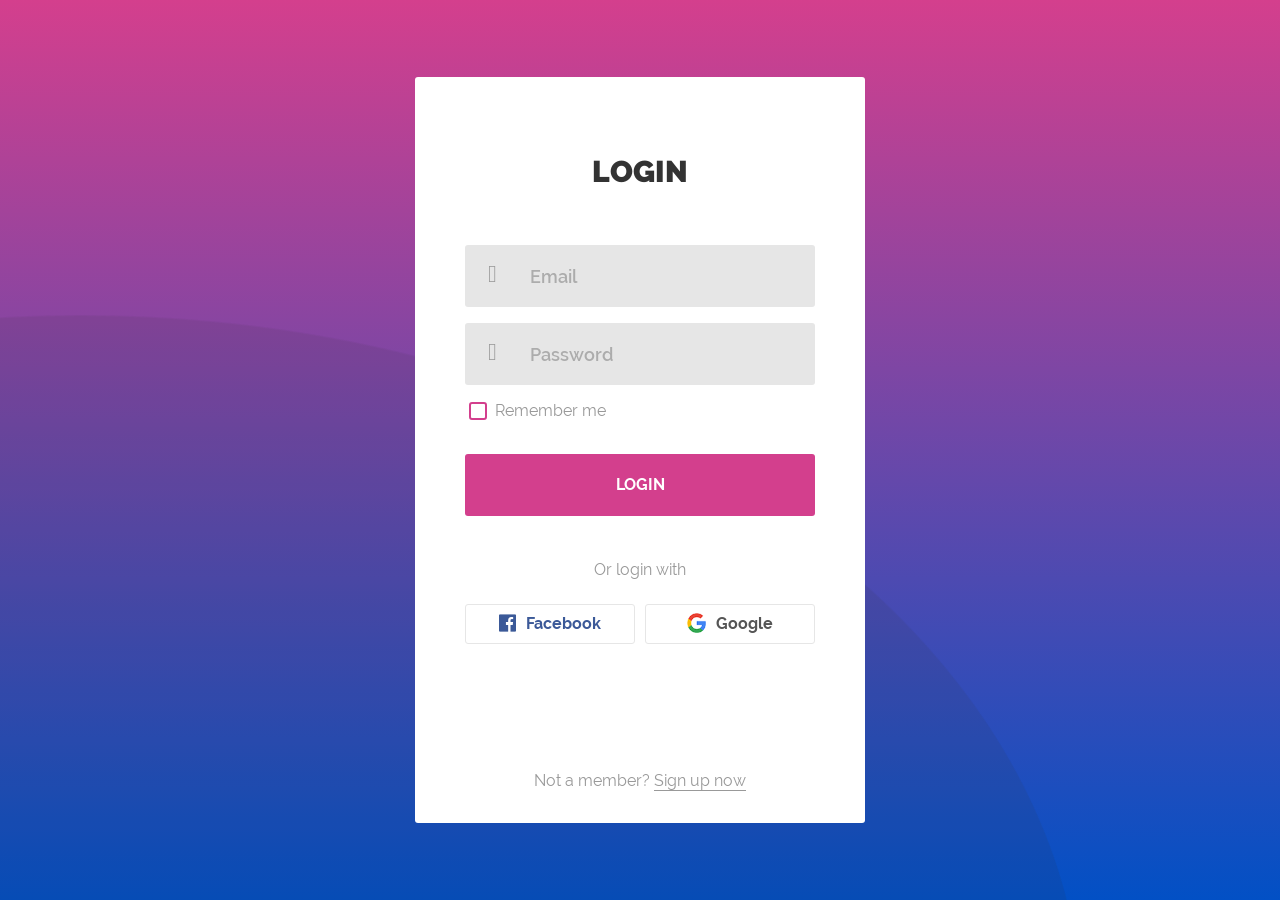
<file: web/loginpage/index.html>
<!DOCTYPE html>
<html lang="en">
<head>
	<title>Login V11</title>
	<meta charset="UTF-8">
	<meta name="viewport" content="width=device-width, initial-scale=1">
<!--===============================================================================================-->	
	<link rel="icon" type="image/png" href="images/icons/favicon.ico"/>
<!--===============================================================================================-->
	<link rel="stylesheet" type="text/css" href="vendor/bootstrap/css/bootstrap.min.css">
<!--===============================================================================================-->
	<link rel="stylesheet" type="text/css" href="fonts/font-awesome-4.7.0/css/font-awesome.min.css">
<!--===============================================================================================-->
	<link rel="stylesheet" type="text/css" href="fonts/Linearicons-Free-v1.0.0/icon-font.min.css">
<!--===============================================================================================-->
	<link rel="stylesheet" type="text/css" href="vendor/animate/animate.css">
<!--===============================================================================================-->	
	<link rel="stylesheet" type="text/css" href="vendor/css-hamburgers/hamburgers.min.css">
<!--===============================================================================================-->
	<link rel="stylesheet" type="text/css" href="vendor/select2/select2.min.css">
<!--===============================================================================================-->
	<link rel="stylesheet" type="text/css" href="css/util.css">
	<link rel="stylesheet" type="text/css" href="css/main.css">
<!--===============================================================================================-->
</head>
<body>
	
	<div class="limiter">
		<div class="container-login100">
			<div class="wrap-login100 p-l-50 p-r-50 p-t-77 p-b-30">
				<form class="login100-form validate-form">
					<span class="login100-form-title p-b-55">
						Login
					</span>

					<div class="wrap-input100 validate-input m-b-16" data-validate = "Valid email is required: ex@abc.xyz">
						<input class="input100" type="text" name="email" placeholder="Email">
						<span class="focus-input100"></span>
						<span class="symbol-input100">
							<span class="lnr lnr-envelope"></span>
						</span>
					</div>

					<div class="wrap-input100 validate-input m-b-16" data-validate = "Password is required">
						<input class="input100" type="password" name="pass" placeholder="Password">
						<span class="focus-input100"></span>
						<span class="symbol-input100">
							<span class="lnr lnr-lock"></span>
						</span>
					</div>

					<div class="contact100-form-checkbox m-l-4">
						<input class="input-checkbox100" id="ckb1" type="checkbox" name="remember-me">
						<label class="label-checkbox100" for="ckb1">
							Remember me
						</label>
					</div>
					
					<div class="container-login100-form-btn p-t-25">
						<button class="login100-form-btn">
							Login
						</button>
					</div>

					<div class="text-center w-full p-t-42 p-b-22">
						<span class="txt1">
							Or login with
						</span>
					</div>

					<a href="#" class="btn-face m-b-10">
						<i class="fa fa-facebook-official"></i>
						Facebook
					</a>

					<a href="#" class="btn-google m-b-10">
						<img src="images/icons/icon-google.png" alt="GOOGLE">
						Google
					</a>

					<div class="text-center w-full p-t-115">
						<span class="txt1">
							Not a member?
						</span>

						<a class="txt1 bo1 hov1" href="#">
							Sign up now							
						</a>
					</div>
				</form>
			</div>
		</div>
	</div>
	
	

	
<!--===============================================================================================-->	
	<script src="vendor/jquery/jquery-3.2.1.min.js"></script>
<!--===============================================================================================-->
	<script src="vendor/bootstrap/js/popper.js"></script>
	<script src="vendor/bootstrap/js/bootstrap.min.js"></script>
<!--===============================================================================================-->
	<script src="vendor/select2/select2.min.js"></script>
<!--===============================================================================================-->
	<script src="js/main.js"></script>

</body>
</html>
</file>
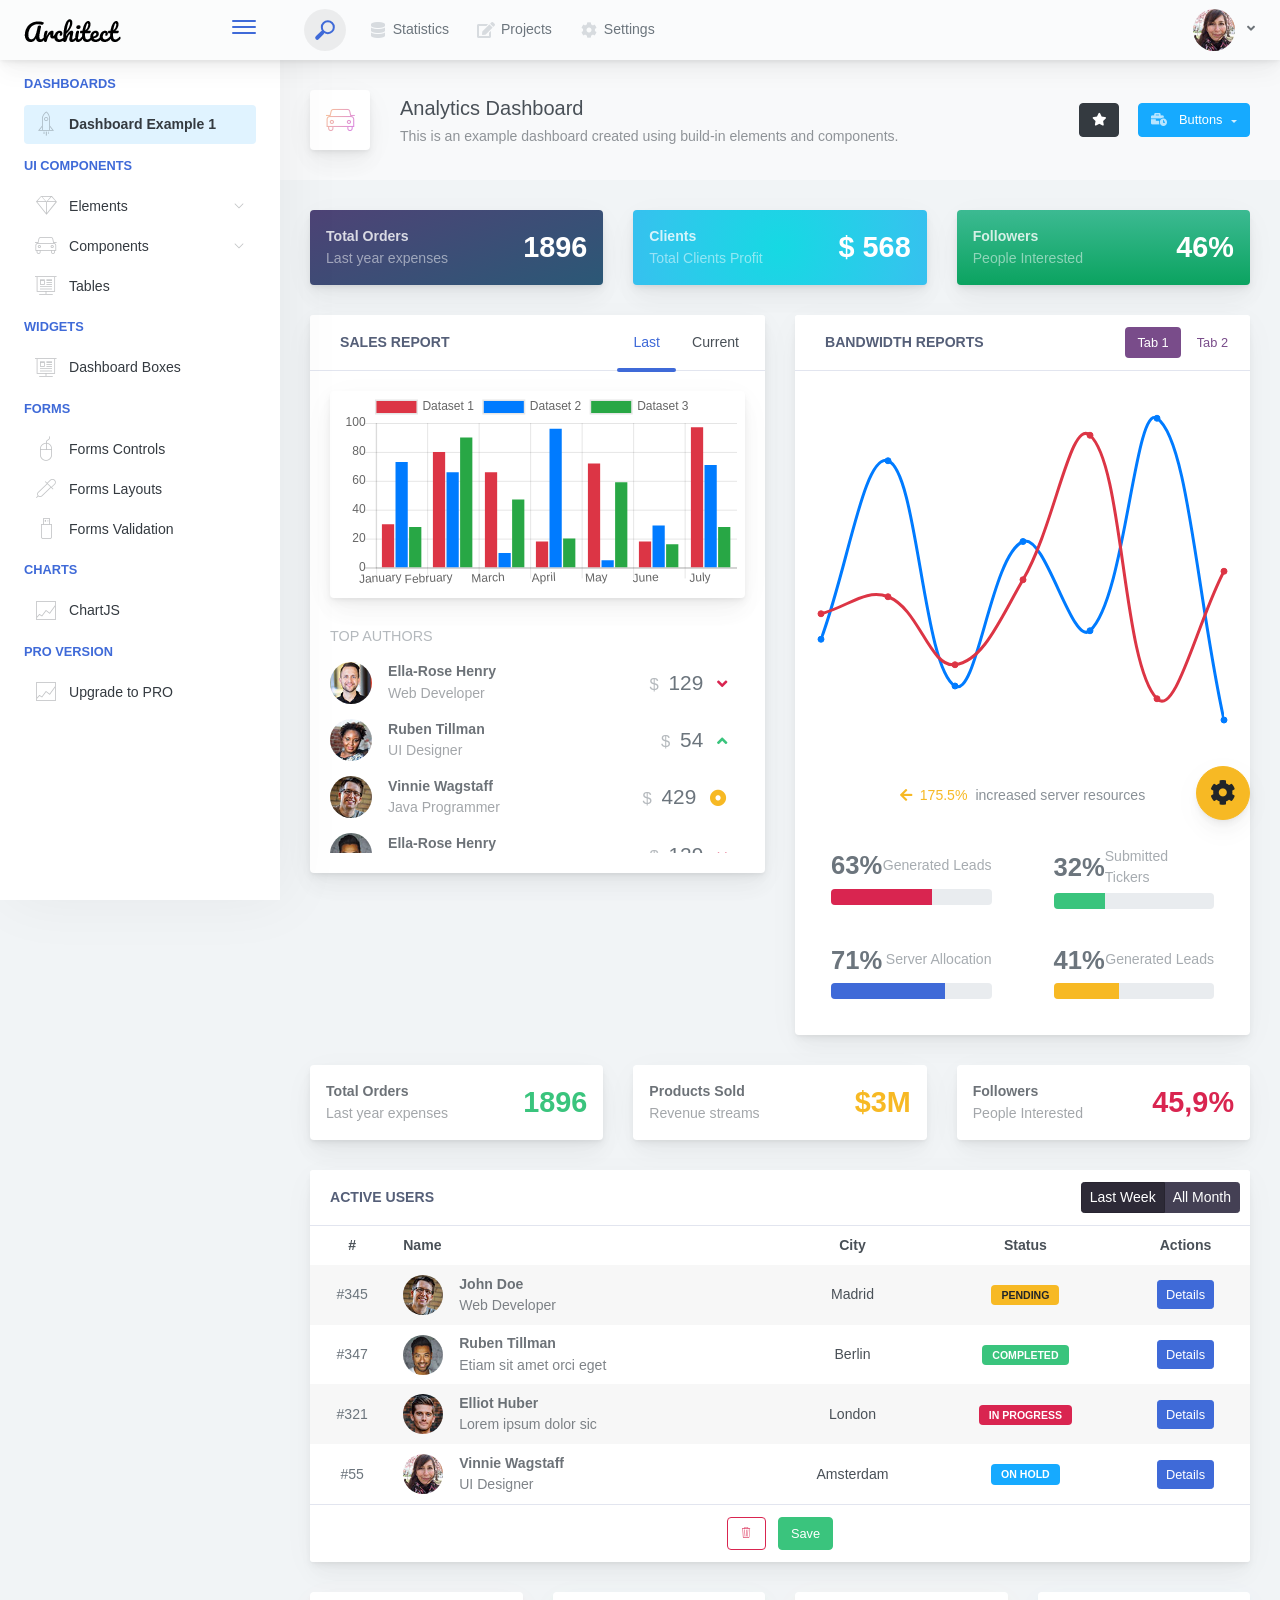
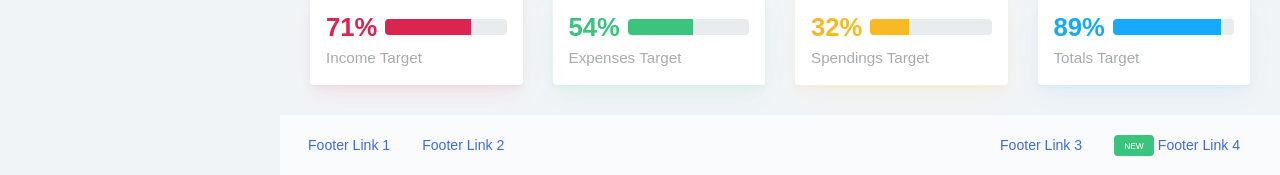
<file: web/theme/index.html>
<!doctype html>
<html lang="en">

<head>
    <meta charset="utf-8">
    <meta http-equiv="X-UA-Compatible" content="IE=edge">
    <meta http-equiv="Content-Language" content="en">
    <meta http-equiv="Content-Type" content="text/html; charset=utf-8"/>
    <title>Analytics Dashboard - This is an example dashboard created using build-in elements and components.</title>
    <meta name="viewport" content="width=device-width, initial-scale=1, maximum-scale=1, user-scalable=no, shrink-to-fit=no" />
    <meta name="description" content="This is an example dashboard created using build-in elements and components.">
    <meta name="msapplication-tap-highlight" content="no">
    <!--
    =========================================================
    * ArchitectUI HTML Theme Dashboard - v1.0.0
    =========================================================
    * Product Page: https://dashboardpack.com
    * Copyright 2019 DashboardPack (https://dashboardpack.com)
    * Licensed under MIT (https://github.com/DashboardPack/architectui-html-theme-free/blob/master/LICENSE)
    =========================================================
    * The above copyright notice and this permission notice shall be included in all copies or substantial portions of the Software.
    -->
<link href="./main.css" rel="stylesheet"></head>
<body>
    <div class="app-container app-theme-white body-tabs-shadow fixed-sidebar fixed-header">
        <div class="app-header header-shadow">
            <div class="app-header__logo">
                <div class="logo-src"></div>
                <div class="header__pane ml-auto">
                    <div>
                        <button type="button" class="hamburger close-sidebar-btn hamburger--elastic" data-class="closed-sidebar">
                            <span class="hamburger-box">
                                <span class="hamburger-inner"></span>
                            </span>
                        </button>
                    </div>
                </div>
            </div>
            <div class="app-header__mobile-menu">
                <div>
                    <button type="button" class="hamburger hamburger--elastic mobile-toggle-nav">
                        <span class="hamburger-box">
                            <span class="hamburger-inner"></span>
                        </span>
                    </button>
                </div>
            </div>
            <div class="app-header__menu">
                <span>
                    <button type="button" class="btn-icon btn-icon-only btn btn-primary btn-sm mobile-toggle-header-nav">
                        <span class="btn-icon-wrapper">
                            <i class="fa fa-ellipsis-v fa-w-6"></i>
                        </span>
                    </button>
                </span>
            </div>    <div class="app-header__content">
                <div class="app-header-left">
                    <div class="search-wrapper">
                        <div class="input-holder">
                            <input type="text" class="search-input" placeholder="Type to search">
                            <button class="search-icon"><span></span></button>
                        </div>
                        <button class="close"></button>
                    </div>
                    <ul class="header-menu nav">
                        <li class="nav-item">
                            <a href="javascript:void(0);" class="nav-link">
                                <i class="nav-link-icon fa fa-database"> </i>
                                Statistics
                            </a>
                        </li>
                        <li class="btn-group nav-item">
                            <a href="javascript:void(0);" class="nav-link">
                                <i class="nav-link-icon fa fa-edit"></i>
                                Projects
                            </a>
                        </li>
                        <li class="dropdown nav-item">
                            <a href="javascript:void(0);" class="nav-link">
                                <i class="nav-link-icon fa fa-cog"></i>
                                Settings
                            </a>
                        </li>
                    </ul>        </div>
                <div class="app-header-right">
                    <div class="header-btn-lg pr-0">
                        <div class="widget-content p-0">
                            <div class="widget-content-wrapper">
                                <div class="widget-content-left">
                                    <div class="btn-group">
                                        <a data-toggle="dropdown" aria-haspopup="true" aria-expanded="false" class="p-0 btn">
                                            <img width="42" class="rounded-circle" src="assets/images/avatars/1.jpg" alt="">
                                            <i class="fa fa-angle-down ml-2 opacity-8"></i>
                                        </a>
                                        <div tabindex="-1" role="menu" aria-hidden="true" class="dropdown-menu dropdown-menu-right">
                                            <button type="button" tabindex="0" class="dropdown-item">User Account</button>
                                            <button type="button" tabindex="0" class="dropdown-item">Settings</button>
                                            <h6 tabindex="-1" class="dropdown-header">Header</h6>
                                            <button type="button" tabindex="0" class="dropdown-item">Actions</button>
                                            <div tabindex="-1" class="dropdown-divider"></div>
                                            <button type="button" tabindex="0" class="dropdown-item">Dividers</button>
                                        </div>
                                    </div>
                                </div>
                                <div class="widget-content-left  ml-3 header-user-info">
                                    <div class="widget-heading">
                                        Alina Mclourd
                                    </div>
                                    <div class="widget-subheading">
                                        VP People Manager
                                    </div>
                                </div>
                                <div class="widget-content-right header-user-info ml-3">
                                    <button type="button" class="btn-shadow p-1 btn btn-primary btn-sm show-toastr-example">
                                        <i class="fa text-white fa-calendar pr-1 pl-1"></i>
                                    </button>
                                </div>
                            </div>
                        </div>
                    </div>        </div>
            </div>
        </div>
        <div class="ui-theme-settings">
            <button type="button" id="TooltipDemo" class="btn-open-options btn btn-warning">
                <i class="fa fa-cog fa-w-16 fa-spin fa-2x"></i>
            </button>
            <div class="theme-settings__inner">
                <div class="scrollbar-container">
                    <div class="theme-settings__options-wrapper">
                        <h3 class="themeoptions-heading">Layout Options
                        </h3>
                        <div class="p-3">
                            <ul class="list-group">
                                <li class="list-group-item">
                                    <div class="widget-content p-0">
                                        <div class="widget-content-wrapper">
                                            <div class="widget-content-left mr-3">
                                                <div class="switch has-switch switch-container-class" data-class="fixed-header">
                                                    <div class="switch-animate switch-on">
                                                        <input type="checkbox" checked data-toggle="toggle" data-onstyle="success">
                                                    </div>
                                                </div>
                                            </div>
                                            <div class="widget-content-left">
                                                <div class="widget-heading">Fixed Header
                                                </div>
                                                <div class="widget-subheading">Makes the header top fixed, always visible!
                                                </div>
                                            </div>
                                        </div>
                                    </div>
                                </li>
                                <li class="list-group-item">
                                    <div class="widget-content p-0">
                                        <div class="widget-content-wrapper">
                                            <div class="widget-content-left mr-3">
                                                <div class="switch has-switch switch-container-class" data-class="fixed-sidebar">
                                                    <div class="switch-animate switch-on">
                                                        <input type="checkbox" checked data-toggle="toggle" data-onstyle="success">
                                                    </div>
                                                </div>
                                            </div>
                                            <div class="widget-content-left">
                                                <div class="widget-heading">Fixed Sidebar
                                                </div>
                                                <div class="widget-subheading">Makes the sidebar left fixed, always visible!
                                                </div>
                                            </div>
                                        </div>
                                    </div>
                                </li>
                                <li class="list-group-item">
                                    <div class="widget-content p-0">
                                        <div class="widget-content-wrapper">
                                            <div class="widget-content-left mr-3">
                                                <div class="switch has-switch switch-container-class" data-class="fixed-footer">
                                                    <div class="switch-animate switch-off">
                                                        <input type="checkbox" data-toggle="toggle" data-onstyle="success">
                                                    </div>
                                                </div>
                                            </div>
                                            <div class="widget-content-left">
                                                <div class="widget-heading">Fixed Footer
                                                </div>
                                                <div class="widget-subheading">Makes the app footer bottom fixed, always visible!
                                                </div>
                                            </div>
                                        </div>
                                    </div>
                                </li>
                            </ul>
                        </div>
                        <h3 class="themeoptions-heading">
                            <div>
                                Header Options
                            </div>
                            <button type="button" class="btn-pill btn-shadow btn-wide ml-auto btn btn-focus btn-sm switch-header-cs-class" data-class="">
                                Restore Default
                            </button>
                        </h3>
                        <div class="p-3">
                            <ul class="list-group">
                                <li class="list-group-item">
                                    <h5 class="pb-2">Choose Color Scheme
                                    </h5>
                                    <div class="theme-settings-swatches">
                                        <div class="swatch-holder bg-primary switch-header-cs-class" data-class="bg-primary header-text-light">
                                        </div>
                                        <div class="swatch-holder bg-secondary switch-header-cs-class" data-class="bg-secondary header-text-light">
                                        </div>
                                        <div class="swatch-holder bg-success switch-header-cs-class" data-class="bg-success header-text-dark">
                                        </div>
                                        <div class="swatch-holder bg-info switch-header-cs-class" data-class="bg-info header-text-dark">
                                        </div>
                                        <div class="swatch-holder bg-warning switch-header-cs-class" data-class="bg-warning header-text-dark">
                                        </div>
                                        <div class="swatch-holder bg-danger switch-header-cs-class" data-class="bg-danger header-text-light">
                                        </div>
                                        <div class="swatch-holder bg-light switch-header-cs-class" data-class="bg-light header-text-dark">
                                        </div>
                                        <div class="swatch-holder bg-dark switch-header-cs-class" data-class="bg-dark header-text-light">
                                        </div>
                                        <div class="swatch-holder bg-focus switch-header-cs-class" data-class="bg-focus header-text-light">
                                        </div>
                                        <div class="swatch-holder bg-alternate switch-header-cs-class" data-class="bg-alternate header-text-light">
                                        </div>
                                        <div class="divider">
                                        </div>
                                        <div class="swatch-holder bg-vicious-stance switch-header-cs-class" data-class="bg-vicious-stance header-text-light">
                                        </div>
                                        <div class="swatch-holder bg-midnight-bloom switch-header-cs-class" data-class="bg-midnight-bloom header-text-light">
                                        </div>
                                        <div class="swatch-holder bg-night-sky switch-header-cs-class" data-class="bg-night-sky header-text-light">
                                        </div>
                                        <div class="swatch-holder bg-slick-carbon switch-header-cs-class" data-class="bg-slick-carbon header-text-light">
                                        </div>
                                        <div class="swatch-holder bg-asteroid switch-header-cs-class" data-class="bg-asteroid header-text-light">
                                        </div>
                                        <div class="swatch-holder bg-royal switch-header-cs-class" data-class="bg-royal header-text-light">
                                        </div>
                                        <div class="swatch-holder bg-warm-flame switch-header-cs-class" data-class="bg-warm-flame header-text-dark">
                                        </div>
                                        <div class="swatch-holder bg-night-fade switch-header-cs-class" data-class="bg-night-fade header-text-dark">
                                        </div>
                                        <div class="swatch-holder bg-sunny-morning switch-header-cs-class" data-class="bg-sunny-morning header-text-dark">
                                        </div>
                                        <div class="swatch-holder bg-tempting-azure switch-header-cs-class" data-class="bg-tempting-azure header-text-dark">
                                        </div>
                                        <div class="swatch-holder bg-amy-crisp switch-header-cs-class" data-class="bg-amy-crisp header-text-dark">
                                        </div>
                                        <div class="swatch-holder bg-heavy-rain switch-header-cs-class" data-class="bg-heavy-rain header-text-dark">
                                        </div>
                                        <div class="swatch-holder bg-mean-fruit switch-header-cs-class" data-class="bg-mean-fruit header-text-dark">
                                        </div>
                                        <div class="swatch-holder bg-malibu-beach switch-header-cs-class" data-class="bg-malibu-beach header-text-light">
                                        </div>
                                        <div class="swatch-holder bg-deep-blue switch-header-cs-class" data-class="bg-deep-blue header-text-dark">
                                        </div>
                                        <div class="swatch-holder bg-ripe-malin switch-header-cs-class" data-class="bg-ripe-malin header-text-light">
                                        </div>
                                        <div class="swatch-holder bg-arielle-smile switch-header-cs-class" data-class="bg-arielle-smile header-text-light">
                                        </div>
                                        <div class="swatch-holder bg-plum-plate switch-header-cs-class" data-class="bg-plum-plate header-text-light">
                                        </div>
                                        <div class="swatch-holder bg-happy-fisher switch-header-cs-class" data-class="bg-happy-fisher header-text-dark">
                                        </div>
                                        <div class="swatch-holder bg-happy-itmeo switch-header-cs-class" data-class="bg-happy-itmeo header-text-light">
                                        </div>
                                        <div class="swatch-holder bg-mixed-hopes switch-header-cs-class" data-class="bg-mixed-hopes header-text-light">
                                        </div>
                                        <div class="swatch-holder bg-strong-bliss switch-header-cs-class" data-class="bg-strong-bliss header-text-light">
                                        </div>
                                        <div class="swatch-holder bg-grow-early switch-header-cs-class" data-class="bg-grow-early header-text-light">
                                        </div>
                                        <div class="swatch-holder bg-love-kiss switch-header-cs-class" data-class="bg-love-kiss header-text-light">
                                        </div>
                                        <div class="swatch-holder bg-premium-dark switch-header-cs-class" data-class="bg-premium-dark header-text-light">
                                        </div>
                                        <div class="swatch-holder bg-happy-green switch-header-cs-class" data-class="bg-happy-green header-text-light">
                                        </div>
                                    </div>
                                </li>
                            </ul>
                        </div>
                        <h3 class="themeoptions-heading">
                            <div>Sidebar Options</div>
                            <button type="button" class="btn-pill btn-shadow btn-wide ml-auto btn btn-focus btn-sm switch-sidebar-cs-class" data-class="">
                                Restore Default
                            </button>
                        </h3>
                        <div class="p-3">
                            <ul class="list-group">
                                <li class="list-group-item">
                                    <h5 class="pb-2">Choose Color Scheme
                                    </h5>
                                    <div class="theme-settings-swatches">
                                        <div class="swatch-holder bg-primary switch-sidebar-cs-class" data-class="bg-primary sidebar-text-light">
                                        </div>
                                        <div class="swatch-holder bg-secondary switch-sidebar-cs-class" data-class="bg-secondary sidebar-text-light">
                                        </div>
                                        <div class="swatch-holder bg-success switch-sidebar-cs-class" data-class="bg-success sidebar-text-dark">
                                        </div>
                                        <div class="swatch-holder bg-info switch-sidebar-cs-class" data-class="bg-info sidebar-text-dark">
                                        </div>
                                        <div class="swatch-holder bg-warning switch-sidebar-cs-class" data-class="bg-warning sidebar-text-dark">
                                        </div>
                                        <div class="swatch-holder bg-danger switch-sidebar-cs-class" data-class="bg-danger sidebar-text-light">
                                        </div>
                                        <div class="swatch-holder bg-light switch-sidebar-cs-class" data-class="bg-light sidebar-text-dark">
                                        </div>
                                        <div class="swatch-holder bg-dark switch-sidebar-cs-class" data-class="bg-dark sidebar-text-light">
                                        </div>
                                        <div class="swatch-holder bg-focus switch-sidebar-cs-class" data-class="bg-focus sidebar-text-light">
                                        </div>
                                        <div class="swatch-holder bg-alternate switch-sidebar-cs-class" data-class="bg-alternate sidebar-text-light">
                                        </div>
                                        <div class="divider">
                                        </div>
                                        <div class="swatch-holder bg-vicious-stance switch-sidebar-cs-class" data-class="bg-vicious-stance sidebar-text-light">
                                        </div>
                                        <div class="swatch-holder bg-midnight-bloom switch-sidebar-cs-class" data-class="bg-midnight-bloom sidebar-text-light">
                                        </div>
                                        <div class="swatch-holder bg-night-sky switch-sidebar-cs-class" data-class="bg-night-sky sidebar-text-light">
                                        </div>
                                        <div class="swatch-holder bg-slick-carbon switch-sidebar-cs-class" data-class="bg-slick-carbon sidebar-text-light">
                                        </div>
                                        <div class="swatch-holder bg-asteroid switch-sidebar-cs-class" data-class="bg-asteroid sidebar-text-light">
                                        </div>
                                        <div class="swatch-holder bg-royal switch-sidebar-cs-class" data-class="bg-royal sidebar-text-light">
                                        </div>
                                        <div class="swatch-holder bg-warm-flame switch-sidebar-cs-class" data-class="bg-warm-flame sidebar-text-dark">
                                        </div>
                                        <div class="swatch-holder bg-night-fade switch-sidebar-cs-class" data-class="bg-night-fade sidebar-text-dark">
                                        </div>
                                        <div class="swatch-holder bg-sunny-morning switch-sidebar-cs-class" data-class="bg-sunny-morning sidebar-text-dark">
                                        </div>
                                        <div class="swatch-holder bg-tempting-azure switch-sidebar-cs-class" data-class="bg-tempting-azure sidebar-text-dark">
                                        </div>
                                        <div class="swatch-holder bg-amy-crisp switch-sidebar-cs-class" data-class="bg-amy-crisp sidebar-text-dark">
                                        </div>
                                        <div class="swatch-holder bg-heavy-rain switch-sidebar-cs-class" data-class="bg-heavy-rain sidebar-text-dark">
                                        </div>
                                        <div class="swatch-holder bg-mean-fruit switch-sidebar-cs-class" data-class="bg-mean-fruit sidebar-text-dark">
                                        </div>
                                        <div class="swatch-holder bg-malibu-beach switch-sidebar-cs-class" data-class="bg-malibu-beach sidebar-text-light">
                                        </div>
                                        <div class="swatch-holder bg-deep-blue switch-sidebar-cs-class" data-class="bg-deep-blue sidebar-text-dark">
                                        </div>
                                        <div class="swatch-holder bg-ripe-malin switch-sidebar-cs-class" data-class="bg-ripe-malin sidebar-text-light">
                                        </div>
                                        <div class="swatch-holder bg-arielle-smile switch-sidebar-cs-class" data-class="bg-arielle-smile sidebar-text-light">
                                        </div>
                                        <div class="swatch-holder bg-plum-plate switch-sidebar-cs-class" data-class="bg-plum-plate sidebar-text-light">
                                        </div>
                                        <div class="swatch-holder bg-happy-fisher switch-sidebar-cs-class" data-class="bg-happy-fisher sidebar-text-dark">
                                        </div>
                                        <div class="swatch-holder bg-happy-itmeo switch-sidebar-cs-class" data-class="bg-happy-itmeo sidebar-text-light">
                                        </div>
                                        <div class="swatch-holder bg-mixed-hopes switch-sidebar-cs-class" data-class="bg-mixed-hopes sidebar-text-light">
                                        </div>
                                        <div class="swatch-holder bg-strong-bliss switch-sidebar-cs-class" data-class="bg-strong-bliss sidebar-text-light">
                                        </div>
                                        <div class="swatch-holder bg-grow-early switch-sidebar-cs-class" data-class="bg-grow-early sidebar-text-light">
                                        </div>
                                        <div class="swatch-holder bg-love-kiss switch-sidebar-cs-class" data-class="bg-love-kiss sidebar-text-light">
                                        </div>
                                        <div class="swatch-holder bg-premium-dark switch-sidebar-cs-class" data-class="bg-premium-dark sidebar-text-light">
                                        </div>
                                        <div class="swatch-holder bg-happy-green switch-sidebar-cs-class" data-class="bg-happy-green sidebar-text-light">
                                        </div>
                                    </div>
                                </li>
                            </ul>
                        </div>
                        <h3 class="themeoptions-heading">
                            <div>Main Content Options</div>
                            <button type="button" class="btn-pill btn-shadow btn-wide ml-auto active btn btn-focus btn-sm">Restore Default
                            </button>
                        </h3>
                        <div class="p-3">
                            <ul class="list-group">
                                <li class="list-group-item">
                                    <h5 class="pb-2">Page Section Tabs
                                    </h5>
                                    <div class="theme-settings-swatches">
                                        <div role="group" class="mt-2 btn-group">
                                            <button type="button" class="btn-wide btn-shadow btn-primary btn btn-secondary switch-theme-class" data-class="body-tabs-line">
                                                Line
                                            </button>
                                            <button type="button" class="btn-wide btn-shadow btn-primary active btn btn-secondary switch-theme-class" data-class="body-tabs-shadow">
                                                Shadow
                                            </button>
                                        </div>
                                    </div>
                                </li>
                            </ul>
                        </div>
                    </div>
                </div>
            </div>
        </div>
        <div class="app-main">
                <div class="app-sidebar sidebar-shadow">
                    <div class="app-header__logo">
                        <div class="logo-src"></div>
                        <div class="header__pane ml-auto">
                            <div>
                                <button type="button" class="hamburger close-sidebar-btn hamburger--elastic" data-class="closed-sidebar">
                                    <span class="hamburger-box">
                                        <span class="hamburger-inner"></span>
                                    </span>
                                </button>
                            </div>
                        </div>
                    </div>
                    <div class="app-header__mobile-menu">
                        <div>
                            <button type="button" class="hamburger hamburger--elastic mobile-toggle-nav">
                                <span class="hamburger-box">
                                    <span class="hamburger-inner"></span>
                                </span>
                            </button>
                        </div>
                    </div>
                    <div class="app-header__menu">
                        <span>
                            <button type="button" class="btn-icon btn-icon-only btn btn-primary btn-sm mobile-toggle-header-nav">
                                <span class="btn-icon-wrapper">
                                    <i class="fa fa-ellipsis-v fa-w-6"></i>
                                </span>
                            </button>
                        </span>
                    </div>    <div class="scrollbar-sidebar">
                        <div class="app-sidebar__inner">
                            <ul class="vertical-nav-menu">
                                <li class="app-sidebar__heading">Dashboards</li>
                                <li>
                                    <a href="index.html" class="mm-active">
                                        <i class="metismenu-icon pe-7s-rocket"></i>
                                        Dashboard Example 1
                                    </a>
                                </li>
                                <li class="app-sidebar__heading">UI Components</li>
                                <li>
                                    <a href="#">
                                        <i class="metismenu-icon pe-7s-diamond"></i>
                                        Elements
                                        <i class="metismenu-state-icon pe-7s-angle-down caret-left"></i>
                                    </a>
                                    <ul>
                                        <li>
                                            <a href="elements-buttons-standard.html">
                                                <i class="metismenu-icon"></i>
                                                Buttons
                                            </a>
                                        </li>
                                        <li>
                                            <a href="elements-dropdowns.html">
                                                <i class="metismenu-icon">
                                                </i>Dropdowns
                                            </a>
                                        </li>
                                        <li>
                                            <a href="elements-icons.html">
                                                <i class="metismenu-icon">
                                                </i>Icons
                                            </a>
                                        </li>
                                        <li>
                                            <a href="elements-badges-labels.html">
                                                <i class="metismenu-icon">
                                                </i>Badges
                                            </a>
                                        </li>
                                        <li>
                                            <a href="elements-cards.html">
                                                <i class="metismenu-icon">
                                                </i>Cards
                                            </a>
                                        </li>
                                        <li>
                                            <a href="elements-list-group.html">
                                                <i class="metismenu-icon">
                                                </i>List Groups
                                            </a>
                                        </li>
                                        <li>
                                            <a href="elements-navigation.html">
                                                <i class="metismenu-icon">
                                                </i>Navigation Menus
                                            </a>
                                        </li>
                                        <li>
                                            <a href="elements-utilities.html">
                                                <i class="metismenu-icon">
                                                </i>Utilities
                                            </a>
                                        </li>
                                    </ul>
                                </li>
                                <li>
                                    <a href="#">
                                        <i class="metismenu-icon pe-7s-car"></i>
                                        Components
                                        <i class="metismenu-state-icon pe-7s-angle-down caret-left"></i>
                                    </a>
                                    <ul>
                                        <li>
                                            <a href="components-tabs.html">
                                                <i class="metismenu-icon">
                                                </i>Tabs
                                            </a>
                                        </li>
                                        <li>
                                            <a href="components-accordions.html">
                                                <i class="metismenu-icon">
                                                </i>Accordions
                                            </a>
                                        </li>
                                        <li>
                                            <a href="components-notifications.html">
                                                <i class="metismenu-icon">
                                                </i>Notifications
                                            </a>
                                        </li>
                                        <li>
                                            <a href="components-modals.html">
                                                <i class="metismenu-icon">
                                                </i>Modals
                                            </a>
                                        </li>
                                        <li>
                                            <a href="components-progress-bar.html">
                                                <i class="metismenu-icon">
                                                </i>Progress Bar
                                            </a>
                                        </li>
                                        <li>
                                            <a href="components-tooltips-popovers.html">
                                                <i class="metismenu-icon">
                                                </i>Tooltips &amp; Popovers
                                            </a>
                                        </li>
                                        <li>
                                            <a href="components-carousel.html">
                                                <i class="metismenu-icon">
                                                </i>Carousel
                                            </a>
                                        </li>
                                        <li>
                                            <a href="components-calendar.html">
                                                <i class="metismenu-icon">
                                                </i>Calendar
                                            </a>
                                        </li>
                                        <li>
                                            <a href="components-pagination.html">
                                                <i class="metismenu-icon">
                                                </i>Pagination
                                            </a>
                                        </li>
                                        <li>
                                            <a href="components-scrollable-elements.html">
                                                <i class="metismenu-icon">
                                                </i>Scrollable
                                            </a>
                                        </li>
                                        <li>
                                            <a href="components-maps.html">
                                                <i class="metismenu-icon">
                                                </i>Maps
                                            </a>
                                        </li>
                                    </ul>
                                </li>
                                <li  >
                                    <a href="tables-regular.html">
                                        <i class="metismenu-icon pe-7s-display2"></i>
                                        Tables
                                    </a>
                                </li>
                                <li class="app-sidebar__heading">Widgets</li>
                                <li>
                                    <a href="dashboard-boxes.html">
                                        <i class="metismenu-icon pe-7s-display2"></i>
                                        Dashboard Boxes
                                    </a>
                                </li>
                                <li class="app-sidebar__heading">Forms</li>
                                <li>
                                    <a href="forms-controls.html">
                                        <i class="metismenu-icon pe-7s-mouse">
                                        </i>Forms Controls
                                    </a>
                                </li>
                                <li>
                                    <a href="forms-layouts.html">
                                        <i class="metismenu-icon pe-7s-eyedropper">
                                        </i>Forms Layouts
                                    </a>
                                </li>
                                <li>
                                    <a href="forms-validation.html">
                                        <i class="metismenu-icon pe-7s-pendrive">
                                        </i>Forms Validation
                                    </a>
                                </li>
                                <li class="app-sidebar__heading">Charts</li>
                                <li>
                                    <a href="charts-chartjs.html">
                                        <i class="metismenu-icon pe-7s-graph2">
                                        </i>ChartJS
                                    </a>
                                </li>
                                <li class="app-sidebar__heading">PRO Version</li>
                                <li>
                                    <a href="https://dashboardpack.com/theme-details/architectui-dashboard-html-pro/" target="_blank">
                                        <i class="metismenu-icon pe-7s-graph2">
                                        </i>
                                        Upgrade to PRO
                                    </a>
                                </li>
                            </ul>
                        </div>
                    </div>
                </div>
                <div class="app-main__outer">
                    <div class="app-main__inner">
                        <div class="app-page-title">
                            <div class="page-title-wrapper">
                                <div class="page-title-heading">
                                    <div class="page-title-icon">
                                        <i class="pe-7s-car icon-gradient bg-mean-fruit">
                                        </i>
                                    </div>
                                    <div>Analytics Dashboard
                                        <div class="page-title-subheading">This is an example dashboard created using build-in elements and components.
                                        </div>
                                    </div>
                                </div>
                                <div class="page-title-actions">
                                    <button type="button" data-toggle="tooltip" title="Example Tooltip" data-placement="bottom" class="btn-shadow mr-3 btn btn-dark">
                                        <i class="fa fa-star"></i>
                                    </button>
                                    <div class="d-inline-block dropdown">
                                        <button type="button" data-toggle="dropdown" aria-haspopup="true" aria-expanded="false" class="btn-shadow dropdown-toggle btn btn-info">
                                            <span class="btn-icon-wrapper pr-2 opacity-7">
                                                <i class="fa fa-business-time fa-w-20"></i>
                                            </span>
                                            Buttons
                                        </button>
                                        <div tabindex="-1" role="menu" aria-hidden="true" class="dropdown-menu dropdown-menu-right">
                                            <ul class="nav flex-column">
                                                <li class="nav-item">
                                                    <a href="javascript:void(0);" class="nav-link">
                                                        <i class="nav-link-icon lnr-inbox"></i>
                                                        <span>
                                                            Inbox
                                                        </span>
                                                        <div class="ml-auto badge badge-pill badge-secondary">86</div>
                                                    </a>
                                                </li>
                                                <li class="nav-item">
                                                    <a href="javascript:void(0);" class="nav-link">
                                                        <i class="nav-link-icon lnr-book"></i>
                                                        <span>
                                                            Book
                                                        </span>
                                                        <div class="ml-auto badge badge-pill badge-danger">5</div>
                                                    </a>
                                                </li>
                                                <li class="nav-item">
                                                    <a href="javascript:void(0);" class="nav-link">
                                                        <i class="nav-link-icon lnr-picture"></i>
                                                        <span>
                                                            Picture
                                                        </span>
                                                    </a>
                                                </li>
                                                <li class="nav-item">
                                                    <a disabled href="javascript:void(0);" class="nav-link disabled">
                                                        <i class="nav-link-icon lnr-file-empty"></i>
                                                        <span>
                                                            File Disabled
                                                        </span>
                                                    </a>
                                                </li>
                                            </ul>
                                        </div>
                                    </div>
                                </div>
                            </div>
                        </div>
                        <div class="row">
                            <div class="col-md-6 col-xl-4">
                                <div class="card mb-3 widget-content bg-midnight-bloom">
                                    <div class="widget-content-wrapper text-white">
                                        <div class="widget-content-left">
                                            <div class="widget-heading">Total Orders</div>
                                            <div class="widget-subheading">Last year expenses</div>
                                        </div>
                                        <div class="widget-content-right">
                                            <div class="widget-numbers text-white"><span>1896</span></div>
                                        </div>
                                    </div>
                                </div>
                            </div>
                            <div class="col-md-6 col-xl-4">
                                <div class="card mb-3 widget-content bg-arielle-smile">
                                    <div class="widget-content-wrapper text-white">
                                        <div class="widget-content-left">
                                            <div class="widget-heading">Clients</div>
                                            <div class="widget-subheading">Total Clients Profit</div>
                                        </div>
                                        <div class="widget-content-right">
                                            <div class="widget-numbers text-white"><span>$ 568</span></div>
                                        </div>
                                    </div>
                                </div>
                            </div>
                            <div class="col-md-6 col-xl-4">
                                <div class="card mb-3 widget-content bg-grow-early">
                                    <div class="widget-content-wrapper text-white">
                                        <div class="widget-content-left">
                                            <div class="widget-heading">Followers</div>
                                            <div class="widget-subheading">People Interested</div>
                                        </div>
                                        <div class="widget-content-right">
                                            <div class="widget-numbers text-white"><span>46%</span></div>
                                        </div>
                                    </div>
                                </div>
                            </div>
                            <div class="d-xl-none d-lg-block col-md-6 col-xl-4">
                                <div class="card mb-3 widget-content bg-premium-dark">
                                    <div class="widget-content-wrapper text-white">
                                        <div class="widget-content-left">
                                            <div class="widget-heading">Products Sold</div>
                                            <div class="widget-subheading">Revenue streams</div>
                                        </div>
                                        <div class="widget-content-right">
                                            <div class="widget-numbers text-warning"><span>$14M</span></div>
                                        </div>
                                    </div>
                                </div>
                            </div>
                        </div>
                        <div class="row">
                            <div class="col-md-12 col-lg-6">
                                <div class="mb-3 card">
                                    <div class="card-header-tab card-header-tab-animation card-header">
                                        <div class="card-header-title">
                                            <i class="header-icon lnr-apartment icon-gradient bg-love-kiss"> </i>
                                            Sales Report
                                        </div>
                                        <ul class="nav">
                                            <li class="nav-item"><a href="javascript:void(0);" class="active nav-link">Last</a></li>
                                            <li class="nav-item"><a href="javascript:void(0);" class="nav-link second-tab-toggle">Current</a></li>
                                        </ul>
                                    </div>
                                    <div class="card-body">
                                        <div class="tab-content">
                                            <div class="tab-pane fade show active" id="tabs-eg-77">
                                                <div class="card mb-3 widget-chart widget-chart2 text-left w-100">
                                                    <div class="widget-chat-wrapper-outer">
                                                        <div class="widget-chart-wrapper widget-chart-wrapper-lg opacity-10 m-0">
                                                            <canvas id="canvas"></canvas>
                                                        </div>
                                                    </div>
                                                </div>
                                                <h6 class="text-muted text-uppercase font-size-md opacity-5 font-weight-normal">Top Authors</h6>
                                                <div class="scroll-area-sm">
                                                    <div class="scrollbar-container">
                                                        <ul class="rm-list-borders rm-list-borders-scroll list-group list-group-flush">
                                                            <li class="list-group-item">
                                                                <div class="widget-content p-0">
                                                                    <div class="widget-content-wrapper">
                                                                        <div class="widget-content-left mr-3">
                                                                            <img width="42" class="rounded-circle" src="assets/images/avatars/9.jpg" alt="">
                                                                        </div>
                                                                        <div class="widget-content-left">
                                                                            <div class="widget-heading">Ella-Rose Henry</div>
                                                                            <div class="widget-subheading">Web Developer</div>
                                                                        </div>
                                                                        <div class="widget-content-right">
                                                                            <div class="font-size-xlg text-muted">
                                                                                <small class="opacity-5 pr-1">$</small>
                                                                                <span>129</span>
                                                                                <small class="text-danger pl-2">
                                                                                    <i class="fa fa-angle-down"></i>
                                                                                </small>
                                                                            </div>
                                                                        </div>
                                                                    </div>
                                                                </div>
                                                            </li>
                                                            <li class="list-group-item">
                                                                <div class="widget-content p-0">
                                                                    <div class="widget-content-wrapper">
                                                                        <div class="widget-content-left mr-3">
                                                                            <img width="42" class="rounded-circle" src="assets/images/avatars/5.jpg" alt="">
                                                                        </div>
                                                                        <div class="widget-content-left">
                                                                            <div class="widget-heading">Ruben Tillman</div>
                                                                            <div class="widget-subheading">UI Designer</div>
                                                                        </div>
                                                                        <div class="widget-content-right">
                                                                            <div class="font-size-xlg text-muted">
                                                                                <small class="opacity-5 pr-1">$</small>
                                                                                <span>54</span>
                                                                                <small class="text-success pl-2">
                                                                                    <i class="fa fa-angle-up"></i>
                                                                                </small>
                                                                            </div>
                                                                        </div>
                                                                    </div>
                                                                </div>
                                                            </li>
                                                            <li class="list-group-item">
                                                                <div class="widget-content p-0">
                                                                    <div class="widget-content-wrapper">
                                                                        <div class="widget-content-left mr-3">
                                                                            <img width="42" class="rounded-circle" src="assets/images/avatars/4.jpg" alt="">
                                                                        </div>
                                                                        <div class="widget-content-left">
                                                                            <div class="widget-heading">Vinnie Wagstaff</div>
                                                                            <div class="widget-subheading">Java Programmer</div>
                                                                        </div>
                                                                        <div class="widget-content-right">
                                                                            <div class="font-size-xlg text-muted">
                                                                                <small class="opacity-5 pr-1">$</small>
                                                                                <span>429</span>
                                                                                <small class="text-warning pl-2">
                                                                                    <i class="fa fa-dot-circle"></i>
                                                                                </small>
                                                                            </div>
                                                                        </div>
                                                                    </div>
                                                                </div>
                                                            </li>
                                                            <li class="list-group-item">
                                                                <div class="widget-content p-0">
                                                                    <div class="widget-content-wrapper">
                                                                        <div class="widget-content-left mr-3">
                                                                            <img width="42" class="rounded-circle" src="assets/images/avatars/3.jpg" alt="">
                                                                        </div>
                                                                        <div class="widget-content-left">
                                                                            <div class="widget-heading">Ella-Rose Henry</div>
                                                                            <div class="widget-subheading">Web Developer</div>
                                                                        </div>
                                                                        <div class="widget-content-right">
                                                                            <div class="font-size-xlg text-muted">
                                                                                <small class="opacity-5 pr-1">$</small>
                                                                                <span>129</span>
                                                                                <small class="text-danger pl-2">
                                                                                    <i class="fa fa-angle-down"></i>
                                                                                </small>
                                                                            </div>
                                                                        </div>
                                                                    </div>
                                                                </div>
                                                            </li>
                                                            <li class="list-group-item">
                                                                <div class="widget-content p-0">
                                                                    <div class="widget-content-wrapper">
                                                                        <div class="widget-content-left mr-3">
                                                                            <img width="42" class="rounded-circle" src="assets/images/avatars/2.jpg" alt="">
                                                                        </div>
                                                                        <div class="widget-content-left">
                                                                            <div class="widget-heading">Ruben Tillman</div>
                                                                            <div class="widget-subheading">UI Designer</div>
                                                                        </div>
                                                                        <div class="widget-content-right">
                                                                            <div class="font-size-xlg text-muted">
                                                                                <small class="opacity-5 pr-1">$</small>
                                                                                <span>54</span>
                                                                                <small class="text-success pl-2">
                                                                                    <i class="fa fa-angle-up"></i>
                                                                                </small>
                                                                            </div>
                                                                        </div>
                                                                    </div>
                                                                </div>
                                                            </li>
                                                        </ul>
                                                    </div>
                                                </div>
                                            </div>
                                        </div>
                                    </div>
                                </div>
                            </div>
                            <div class="col-md-12 col-lg-6">
                                <div class="mb-3 card">
                                    <div class="card-header-tab card-header">
                                        <div class="card-header-title">
                                            <i class="header-icon lnr-rocket icon-gradient bg-tempting-azure"> </i>
                                            Bandwidth Reports
                                        </div>
                                        <div class="btn-actions-pane-right">
                                            <div class="nav">
                                                <a href="javascript:void(0);" class="border-0 btn-pill btn-wide btn-transition active btn btn-outline-alternate">Tab 1</a>
                                                <a href="javascript:void(0);" class="ml-1 btn-pill btn-wide border-0 btn-transition  btn btn-outline-alternate second-tab-toggle-alt">Tab 2</a>
                                            </div>
                                        </div>
                                    </div>
                                    <div class="tab-content">
                                        <div class="tab-pane fade active show" id="tab-eg-55">
                                            <div class="widget-chart p-3">
                                                <div style="height: 350px">
                                                    <canvas id="line-chart"></canvas>
                                                </div>
                                                <div class="widget-chart-content text-center mt-5">
                                                    <div class="widget-description mt-0 text-warning">
                                                        <i class="fa fa-arrow-left"></i>
                                                        <span class="pl-1">175.5%</span>
                                                        <span class="text-muted opacity-8 pl-1">increased server resources</span>
                                                    </div>
                                                </div>
                                            </div>
                                            <div class="pt-2 card-body">
                                                <div class="row">
                                                    <div class="col-md-6">
                                                        <div class="widget-content">
                                                            <div class="widget-content-outer">
                                                                <div class="widget-content-wrapper">
                                                                    <div class="widget-content-left">
                                                                        <div class="widget-numbers fsize-3 text-muted">63%</div>
                                                                    </div>
                                                                    <div class="widget-content-right">
                                                                        <div class="text-muted opacity-6">Generated Leads</div>
                                                                    </div>
                                                                </div>
                                                                <div class="widget-progress-wrapper mt-1">
                                                                    <div class="progress-bar-sm progress-bar-animated-alt progress">
                                                                        <div class="progress-bar bg-danger" role="progressbar" aria-valuenow="63" aria-valuemin="0" aria-valuemax="100" style="width: 63%;"></div>
                                                                    </div>
                                                                </div>
                                                            </div>
                                                        </div>
                                                    </div>
                                                    <div class="col-md-6">
                                                        <div class="widget-content">
                                                            <div class="widget-content-outer">
                                                                <div class="widget-content-wrapper">
                                                                    <div class="widget-content-left">
                                                                        <div class="widget-numbers fsize-3 text-muted">32%</div>
                                                                    </div>
                                                                    <div class="widget-content-right">
                                                                        <div class="text-muted opacity-6">Submitted Tickers</div>
                                                                    </div>
                                                                </div>
                                                                <div class="widget-progress-wrapper mt-1">
                                                                    <div class="progress-bar-sm progress-bar-animated-alt progress">
                                                                        <div class="progress-bar bg-success" role="progressbar" aria-valuenow="32" aria-valuemin="0" aria-valuemax="100" style="width: 32%;"></div>
                                                                    </div>
                                                                </div>
                                                            </div>
                                                        </div>
                                                    </div>
                                                    <div class="col-md-6">
                                                        <div class="widget-content">
                                                            <div class="widget-content-outer">
                                                                <div class="widget-content-wrapper">
                                                                    <div class="widget-content-left">
                                                                        <div class="widget-numbers fsize-3 text-muted">71%</div>
                                                                    </div>
                                                                    <div class="widget-content-right">
                                                                        <div class="text-muted opacity-6">Server Allocation</div>
                                                                    </div>
                                                                </div>
                                                                <div class="widget-progress-wrapper mt-1">
                                                                    <div class="progress-bar-sm progress-bar-animated-alt progress">
                                                                        <div class="progress-bar bg-primary" role="progressbar" aria-valuenow="71" aria-valuemin="0" aria-valuemax="100" style="width: 71%;"></div>
                                                                    </div>
                                                                </div>
                                                            </div>
                                                        </div>
                                                    </div>
                                                    <div class="col-md-6">
                                                        <div class="widget-content">
                                                            <div class="widget-content-outer">
                                                                <div class="widget-content-wrapper">
                                                                    <div class="widget-content-left">
                                                                        <div class="widget-numbers fsize-3 text-muted">41%</div>
                                                                    </div>
                                                                    <div class="widget-content-right">
                                                                        <div class="text-muted opacity-6">Generated Leads</div>
                                                                    </div>
                                                                </div>
                                                                <div class="widget-progress-wrapper mt-1">
                                                                    <div class="progress-bar-sm progress-bar-animated-alt progress">
                                                                        <div class="progress-bar bg-warning" role="progressbar" aria-valuenow="41" aria-valuemin="0" aria-valuemax="100" style="width: 41%;"></div>
                                                                    </div>
                                                                </div>
                                                            </div>
                                                        </div>
                                                    </div>
                                                </div>
                                            </div>
                                        </div>
                                    </div>
                                </div>
                            </div>
                        </div>
                        <div class="row">
                            <div class="col-md-6 col-xl-4">
                                <div class="card mb-3 widget-content">
                                    <div class="widget-content-outer">
                                        <div class="widget-content-wrapper">
                                            <div class="widget-content-left">
                                                <div class="widget-heading">Total Orders</div>
                                                <div class="widget-subheading">Last year expenses</div>
                                            </div>
                                            <div class="widget-content-right">
                                                <div class="widget-numbers text-success">1896</div>
                                            </div>
                                        </div>
                                    </div>
                                </div>
                            </div>
                            <div class="col-md-6 col-xl-4">
                                <div class="card mb-3 widget-content">
                                    <div class="widget-content-outer">
                                        <div class="widget-content-wrapper">
                                            <div class="widget-content-left">
                                                <div class="widget-heading">Products Sold</div>
                                                <div class="widget-subheading">Revenue streams</div>
                                            </div>
                                            <div class="widget-content-right">
                                                <div class="widget-numbers text-warning">$3M</div>
                                            </div>
                                        </div>
                                    </div>
                                </div>
                            </div>
                            <div class="col-md-6 col-xl-4">
                                <div class="card mb-3 widget-content">
                                    <div class="widget-content-outer">
                                        <div class="widget-content-wrapper">
                                            <div class="widget-content-left">
                                                <div class="widget-heading">Followers</div>
                                                <div class="widget-subheading">People Interested</div>
                                            </div>
                                            <div class="widget-content-right">
                                                <div class="widget-numbers text-danger">45,9%</div>
                                            </div>
                                        </div>
                                    </div>
                                </div>
                            </div>
                            <div class="d-xl-none d-lg-block col-md-6 col-xl-4">
                                <div class="card mb-3 widget-content">
                                    <div class="widget-content-outer">
                                        <div class="widget-content-wrapper">
                                            <div class="widget-content-left">
                                                <div class="widget-heading">Income</div>
                                                <div class="widget-subheading">Expected totals</div>
                                            </div>
                                            <div class="widget-content-right">
                                                <div class="widget-numbers text-focus">$147</div>
                                            </div>
                                        </div>
                                        <div class="widget-progress-wrapper">
                                            <div class="progress-bar-sm progress-bar-animated-alt progress">
                                                <div class="progress-bar bg-info" role="progressbar" aria-valuenow="54" aria-valuemin="0" aria-valuemax="100" style="width: 54%;"></div>
                                            </div>
                                            <div class="progress-sub-label">
                                                <div class="sub-label-left">Expenses</div>
                                                <div class="sub-label-right">100%</div>
                                            </div>
                                        </div>
                                    </div>
                                </div>
                            </div>
                        </div>
                        <div class="row">
                            <div class="col-md-12">
                                <div class="main-card mb-3 card">
                                    <div class="card-header">Active Users
                                        <div class="btn-actions-pane-right">
                                            <div role="group" class="btn-group-sm btn-group">
                                                <button class="active btn btn-focus">Last Week</button>
                                                <button class="btn btn-focus">All Month</button>
                                            </div>
                                        </div>
                                    </div>
                                    <div class="table-responsive">
                                        <table class="align-middle mb-0 table table-borderless table-striped table-hover">
                                            <thead>
                                            <tr>
                                                <th class="text-center">#</th>
                                                <th>Name</th>
                                                <th class="text-center">City</th>
                                                <th class="text-center">Status</th>
                                                <th class="text-center">Actions</th>
                                            </tr>
                                            </thead>
                                            <tbody>
                                            <tr>
                                                <td class="text-center text-muted">#345</td>
                                                <td>
                                                    <div class="widget-content p-0">
                                                        <div class="widget-content-wrapper">
                                                            <div class="widget-content-left mr-3">
                                                                <div class="widget-content-left">
                                                                    <img width="40" class="rounded-circle" src="assets/images/avatars/4.jpg" alt="">
                                                                </div>
                                                            </div>
                                                            <div class="widget-content-left flex2">
                                                                <div class="widget-heading">John Doe</div>
                                                                <div class="widget-subheading opacity-7">Web Developer</div>
                                                            </div>
                                                        </div>
                                                    </div>
                                                </td>
                                                <td class="text-center">Madrid</td>
                                                <td class="text-center">
                                                    <div class="badge badge-warning">Pending</div>
                                                </td>
                                                <td class="text-center">
                                                    <button type="button" id="PopoverCustomT-1" class="btn btn-primary btn-sm">Details</button>
                                                </td>
                                            </tr>
                                            <tr>
                                                <td class="text-center text-muted">#347</td>
                                                <td>
                                                    <div class="widget-content p-0">
                                                        <div class="widget-content-wrapper">
                                                            <div class="widget-content-left mr-3">
                                                                <div class="widget-content-left">
                                                                    <img width="40" class="rounded-circle" src="assets/images/avatars/3.jpg" alt="">
                                                                </div>
                                                            </div>
                                                            <div class="widget-content-left flex2">
                                                                <div class="widget-heading">Ruben Tillman</div>
                                                                <div class="widget-subheading opacity-7">Etiam sit amet orci eget</div>
                                                            </div>
                                                        </div>
                                                    </div>
                                                </td>
                                                <td class="text-center">Berlin</td>
                                                <td class="text-center">
                                                    <div class="badge badge-success">Completed</div>
                                                </td>
                                                <td class="text-center">
                                                    <button type="button" id="PopoverCustomT-2" class="btn btn-primary btn-sm">Details</button>
                                                </td>
                                            </tr>
                                            <tr>
                                                <td class="text-center text-muted">#321</td>
                                                <td>
                                                    <div class="widget-content p-0">
                                                        <div class="widget-content-wrapper">
                                                            <div class="widget-content-left mr-3">
                                                                <div class="widget-content-left">
                                                                    <img width="40" class="rounded-circle" src="assets/images/avatars/2.jpg" alt="">
                                                                </div>
                                                            </div>
                                                            <div class="widget-content-left flex2">
                                                                <div class="widget-heading">Elliot Huber</div>
                                                                <div class="widget-subheading opacity-7">Lorem ipsum dolor sic</div>
                                                            </div>
                                                        </div>
                                                    </div>
                                                </td>
                                                <td class="text-center">London</td>
                                                <td class="text-center">
                                                    <div class="badge badge-danger">In Progress</div>
                                                </td>
                                                <td class="text-center">
                                                    <button type="button" id="PopoverCustomT-3" class="btn btn-primary btn-sm">Details</button>
                                                </td>
                                            </tr>
                                            <tr>
                                                <td class="text-center text-muted">#55</td>
                                                <td>
                                                    <div class="widget-content p-0">
                                                        <div class="widget-content-wrapper">
                                                            <div class="widget-content-left mr-3">
                                                                <div class="widget-content-left">
                                                                    <img width="40" class="rounded-circle" src="assets/images/avatars/1.jpg" alt=""></div>
                                                            </div>
                                                            <div class="widget-content-left flex2">
                                                                <div class="widget-heading">Vinnie Wagstaff</div>
                                                                <div class="widget-subheading opacity-7">UI Designer</div>
                                                            </div>
                                                        </div>
                                                    </div>
                                                </td>
                                                <td class="text-center">Amsterdam</td>
                                                <td class="text-center">
                                                    <div class="badge badge-info">On Hold</div>
                                                </td>
                                                <td class="text-center">
                                                    <button type="button" id="PopoverCustomT-4" class="btn btn-primary btn-sm">Details</button>
                                                </td>
                                            </tr>
                                            </tbody>
                                        </table>
                                    </div>
                                    <div class="d-block text-center card-footer">
                                        <button class="mr-2 btn-icon btn-icon-only btn btn-outline-danger"><i class="pe-7s-trash btn-icon-wrapper"> </i></button>
                                        <button class="btn-wide btn btn-success">Save</button>
                                    </div>
                                </div>
                            </div>
                        </div>
                        <div class="row">
                            <div class="col-md-6 col-lg-3">
                                <div class="card-shadow-danger mb-3 widget-chart widget-chart2 text-left card">
                                    <div class="widget-content">
                                        <div class="widget-content-outer">
                                            <div class="widget-content-wrapper">
                                                <div class="widget-content-left pr-2 fsize-1">
                                                    <div class="widget-numbers mt-0 fsize-3 text-danger">71%</div>
                                                </div>
                                                <div class="widget-content-right w-100">
                                                    <div class="progress-bar-xs progress">
                                                        <div class="progress-bar bg-danger" role="progressbar" aria-valuenow="71" aria-valuemin="0" aria-valuemax="100" style="width: 71%;"></div>
                                                    </div>
                                                </div>
                                            </div>
                                            <div class="widget-content-left fsize-1">
                                                <div class="text-muted opacity-6">Income Target</div>
                                            </div>
                                        </div>
                                    </div>
                                </div>
                            </div>
                            <div class="col-md-6 col-lg-3">
                                <div class="card-shadow-success mb-3 widget-chart widget-chart2 text-left card">
                                    <div class="widget-content">
                                        <div class="widget-content-outer">
                                            <div class="widget-content-wrapper">
                                                <div class="widget-content-left pr-2 fsize-1">
                                                    <div class="widget-numbers mt-0 fsize-3 text-success">54%</div>
                                                </div>
                                                <div class="widget-content-right w-100">
                                                    <div class="progress-bar-xs progress">
                                                        <div class="progress-bar bg-success" role="progressbar" aria-valuenow="54" aria-valuemin="0" aria-valuemax="100" style="width: 54%;"></div>
                                                    </div>
                                                </div>
                                            </div>
                                            <div class="widget-content-left fsize-1">
                                                <div class="text-muted opacity-6">Expenses Target</div>
                                            </div>
                                        </div>
                                    </div>
                                </div>
                            </div>
                            <div class="col-md-6 col-lg-3">
                                <div class="card-shadow-warning mb-3 widget-chart widget-chart2 text-left card">
                                    <div class="widget-content">
                                        <div class="widget-content-outer">
                                            <div class="widget-content-wrapper">
                                                <div class="widget-content-left pr-2 fsize-1">
                                                    <div class="widget-numbers mt-0 fsize-3 text-warning">32%</div>
                                                </div>
                                                <div class="widget-content-right w-100">
                                                    <div class="progress-bar-xs progress">
                                                        <div class="progress-bar bg-warning" role="progressbar" aria-valuenow="32" aria-valuemin="0" aria-valuemax="100" style="width: 32%;"></div>
                                                    </div>
                                                </div>
                                            </div>
                                            <div class="widget-content-left fsize-1">
                                                <div class="text-muted opacity-6">Spendings Target</div>
                                            </div>
                                        </div>
                                    </div>
                                </div>
                            </div>
                            <div class="col-md-6 col-lg-3">
                                <div class="card-shadow-info mb-3 widget-chart widget-chart2 text-left card">
                                    <div class="widget-content">
                                        <div class="widget-content-outer">
                                            <div class="widget-content-wrapper">
                                                <div class="widget-content-left pr-2 fsize-1">
                                                    <div class="widget-numbers mt-0 fsize-3 text-info">89%</div>
                                                </div>
                                                <div class="widget-content-right w-100">
                                                    <div class="progress-bar-xs progress">
                                                        <div class="progress-bar bg-info" role="progressbar" aria-valuenow="89" aria-valuemin="0" aria-valuemax="100" style="width: 89%;"></div>
                                                    </div>
                                                </div>
                                            </div>
                                            <div class="widget-content-left fsize-1">
                                                <div class="text-muted opacity-6">Totals Target</div>
                                            </div>
                                        </div>
                                    </div>
                                </div>
                            </div>
                        </div>
                    </div>
                    <div class="app-wrapper-footer">
                        <div class="app-footer">
                            <div class="app-footer__inner">
                                <div class="app-footer-left">
                                    <ul class="nav">
                                        <li class="nav-item">
                                            <a href="javascript:void(0);" class="nav-link">
                                                Footer Link 1
                                            </a>
                                        </li>
                                        <li class="nav-item">
                                            <a href="javascript:void(0);" class="nav-link">
                                                Footer Link 2
                                            </a>
                                        </li>
                                    </ul>
                                </div>
                                <div class="app-footer-right">
                                    <ul class="nav">
                                        <li class="nav-item">
                                            <a href="javascript:void(0);" class="nav-link">
                                                Footer Link 3
                                            </a>
                                        </li>
                                        <li class="nav-item">
                                            <a href="javascript:void(0);" class="nav-link">
                                                <div class="badge badge-success mr-1 ml-0">
                                                    <small>NEW</small>
                                                </div>
                                                Footer Link 4
                                            </a>
                                        </li>
                                    </ul>
                                </div>
                            </div>
                        </div>
                    </div>
                </div>
                <script src="http://maps.google.com/maps/api/js?sensor=true"></script>
        </div>
    </div>
<script type="text/javascript" src="./assets/scripts/main.js"></script></body>
</html>
</file>
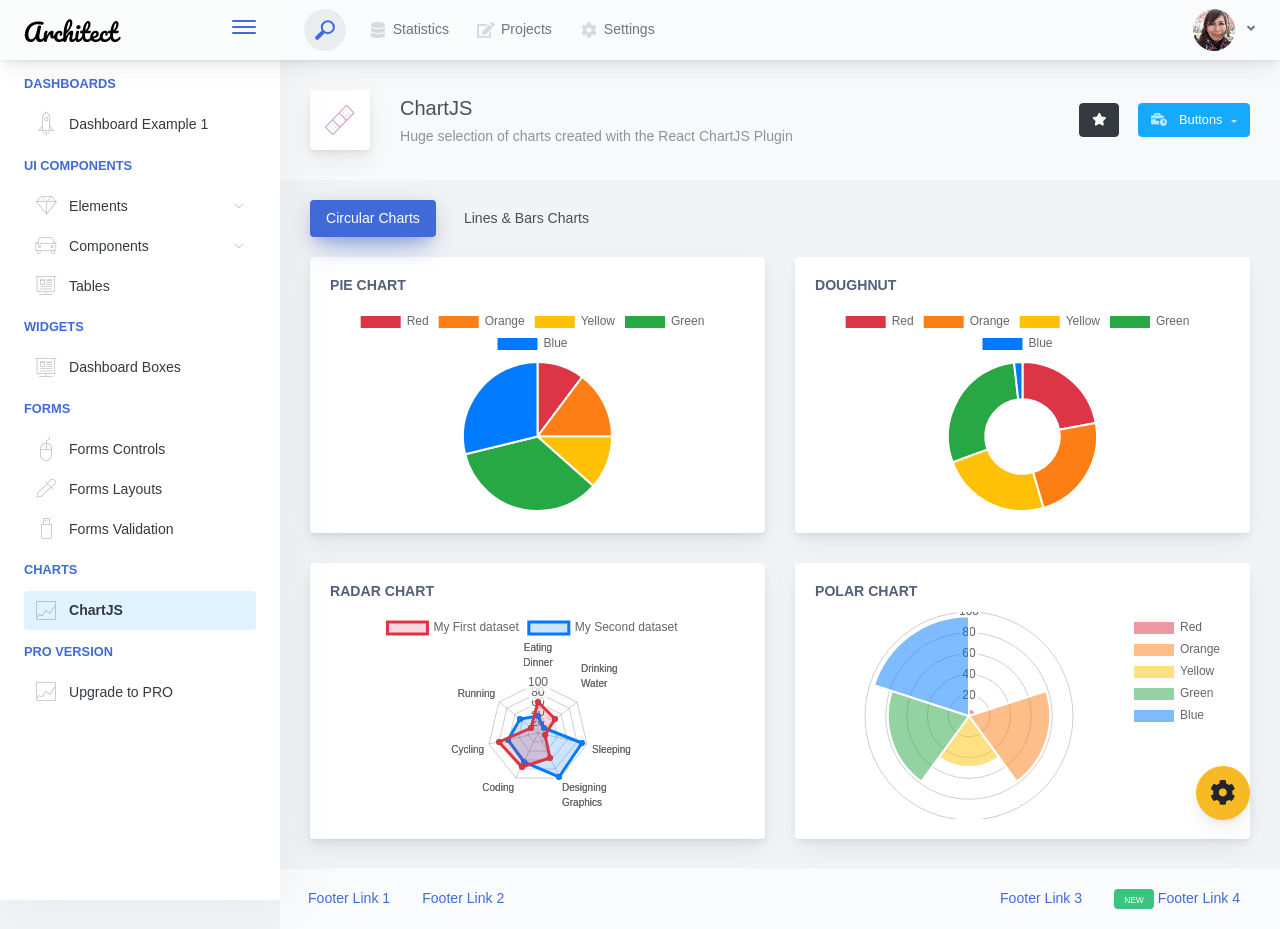
<file: web/theme/charts-chartjs.html>
<!doctype html>
<html lang="en">

<head>
    <meta charset="utf-8">
    <meta http-equiv="X-UA-Compatible" content="IE=edge">
    <meta http-equiv="Content-Language" content="en">
    <meta http-equiv="Content-Type" content="text/html; charset=utf-8"/>
    <title>ChartJS - Huge selection of charts created with the React ChartJS Plugin</title>
    <meta name="viewport" content="width=device-width, initial-scale=1, maximum-scale=1, user-scalable=no, shrink-to-fit=no" />
    <meta name="description" content="Huge selection of charts created with the React ChartJS Plugin">
    <meta name="msapplication-tap-highlight" content="no">
    <!--
    =========================================================
    * ArchitectUI HTML Theme Dashboard - v1.0.0
    =========================================================
    * Product Page: https://dashboardpack.com
    * Copyright 2019 DashboardPack (https://dashboardpack.com)
    * Licensed under MIT (https://github.com/DashboardPack/architectui-html-theme-free/blob/master/LICENSE)
    =========================================================
    * The above copyright notice and this permission notice shall be included in all copies or substantial portions of the Software.
    -->
<link href="./main.css" rel="stylesheet"></head>
<body>
    <div class="app-container app-theme-white body-tabs-shadow fixed-sidebar fixed-header">
        <div class="app-header header-shadow">
            <div class="app-header__logo">
                <div class="logo-src"></div>
                <div class="header__pane ml-auto">
                    <div>
                        <button type="button" class="hamburger close-sidebar-btn hamburger--elastic" data-class="closed-sidebar">
                            <span class="hamburger-box">
                                <span class="hamburger-inner"></span>
                            </span>
                        </button>
                    </div>
                </div>
            </div>
            <div class="app-header__mobile-menu">
                <div>
                    <button type="button" class="hamburger hamburger--elastic mobile-toggle-nav">
                        <span class="hamburger-box">
                            <span class="hamburger-inner"></span>
                        </span>
                    </button>
                </div>
            </div>
            <div class="app-header__menu">
                <span>
                    <button type="button" class="btn-icon btn-icon-only btn btn-primary btn-sm mobile-toggle-header-nav">
                        <span class="btn-icon-wrapper">
                            <i class="fa fa-ellipsis-v fa-w-6"></i>
                        </span>
                    </button>
                </span>
            </div>    <div class="app-header__content">
                <div class="app-header-left">
                    <div class="search-wrapper">
                        <div class="input-holder">
                            <input type="text" class="search-input" placeholder="Type to search">
                            <button class="search-icon"><span></span></button>
                        </div>
                        <button class="close"></button>
                    </div>
                    <ul class="header-menu nav">
                        <li class="nav-item">
                            <a href="javascript:void(0);" class="nav-link">
                                <i class="nav-link-icon fa fa-database"> </i>
                                Statistics
                            </a>
                        </li>
                        <li class="btn-group nav-item">
                            <a href="javascript:void(0);" class="nav-link">
                                <i class="nav-link-icon fa fa-edit"></i>
                                Projects
                            </a>
                        </li>
                        <li class="dropdown nav-item">
                            <a href="javascript:void(0);" class="nav-link">
                                <i class="nav-link-icon fa fa-cog"></i>
                                Settings
                            </a>
                        </li>
                    </ul>        </div>
                <div class="app-header-right">
                    <div class="header-btn-lg pr-0">
                        <div class="widget-content p-0">
                            <div class="widget-content-wrapper">
                                <div class="widget-content-left">
                                    <div class="btn-group">
                                        <a data-toggle="dropdown" aria-haspopup="true" aria-expanded="false" class="p-0 btn">
                                            <img width="42" class="rounded-circle" src="assets/images/avatars/1.jpg" alt="">
                                            <i class="fa fa-angle-down ml-2 opacity-8"></i>
                                        </a>
                                        <div tabindex="-1" role="menu" aria-hidden="true" class="dropdown-menu dropdown-menu-right">
                                            <button type="button" tabindex="0" class="dropdown-item">User Account</button>
                                            <button type="button" tabindex="0" class="dropdown-item">Settings</button>
                                            <h6 tabindex="-1" class="dropdown-header">Header</h6>
                                            <button type="button" tabindex="0" class="dropdown-item">Actions</button>
                                            <div tabindex="-1" class="dropdown-divider"></div>
                                            <button type="button" tabindex="0" class="dropdown-item">Dividers</button>
                                        </div>
                                    </div>
                                </div>
                                <div class="widget-content-left  ml-3 header-user-info">
                                    <div class="widget-heading">
                                        Alina Mclourd
                                    </div>
                                    <div class="widget-subheading">
                                        VP People Manager
                                    </div>
                                </div>
                                <div class="widget-content-right header-user-info ml-3">
                                    <button type="button" class="btn-shadow p-1 btn btn-primary btn-sm show-toastr-example">
                                        <i class="fa text-white fa-calendar pr-1 pl-1"></i>
                                    </button>
                                </div>
                            </div>
                        </div>
                    </div>        </div>
            </div>
        </div>        <div class="ui-theme-settings">
            <button type="button" id="TooltipDemo" class="btn-open-options btn btn-warning">
                <i class="fa fa-cog fa-w-16 fa-spin fa-2x"></i>
            </button>
            <div class="theme-settings__inner">
                <div class="scrollbar-container">
                    <div class="theme-settings__options-wrapper">
                        <h3 class="themeoptions-heading">Layout Options
                        </h3>
                        <div class="p-3">
                            <ul class="list-group">
                                <li class="list-group-item">
                                    <div class="widget-content p-0">
                                        <div class="widget-content-wrapper">
                                            <div class="widget-content-left mr-3">
                                                <div class="switch has-switch switch-container-class" data-class="fixed-header">
                                                    <div class="switch-animate switch-on">
                                                        <input type="checkbox" checked data-toggle="toggle" data-onstyle="success">
                                                    </div>
                                                </div>
                                            </div>
                                            <div class="widget-content-left">
                                                <div class="widget-heading">Fixed Header
                                                </div>
                                                <div class="widget-subheading">Makes the header top fixed, always visible!
                                                </div>
                                            </div>
                                        </div>
                                    </div>
                                </li>
                                <li class="list-group-item">
                                    <div class="widget-content p-0">
                                        <div class="widget-content-wrapper">
                                            <div class="widget-content-left mr-3">
                                                <div class="switch has-switch switch-container-class" data-class="fixed-sidebar">
                                                    <div class="switch-animate switch-on">
                                                        <input type="checkbox" checked data-toggle="toggle" data-onstyle="success">
                                                    </div>
                                                </div>
                                            </div>
                                            <div class="widget-content-left">
                                                <div class="widget-heading">Fixed Sidebar
                                                </div>
                                                <div class="widget-subheading">Makes the sidebar left fixed, always visible!
                                                </div>
                                            </div>
                                        </div>
                                    </div>
                                </li>
                                <li class="list-group-item">
                                    <div class="widget-content p-0">
                                        <div class="widget-content-wrapper">
                                            <div class="widget-content-left mr-3">
                                                <div class="switch has-switch switch-container-class" data-class="fixed-footer">
                                                    <div class="switch-animate switch-off">
                                                        <input type="checkbox" data-toggle="toggle" data-onstyle="success">
                                                    </div>
                                                </div>
                                            </div>
                                            <div class="widget-content-left">
                                                <div class="widget-heading">Fixed Footer
                                                </div>
                                                <div class="widget-subheading">Makes the app footer bottom fixed, always visible!
                                                </div>
                                            </div>
                                        </div>
                                    </div>
                                </li>
                            </ul>
                        </div>
                        <h3 class="themeoptions-heading">
                            <div>
                                Header Options
                            </div>
                            <button type="button" class="btn-pill btn-shadow btn-wide ml-auto btn btn-focus btn-sm switch-header-cs-class" data-class="">
                                Restore Default
                            </button>
                        </h3>
                        <div class="p-3">
                            <ul class="list-group">
                                <li class="list-group-item">
                                    <h5 class="pb-2">Choose Color Scheme
                                    </h5>
                                    <div class="theme-settings-swatches">
                                        <div class="swatch-holder bg-primary switch-header-cs-class" data-class="bg-primary header-text-light">
                                        </div>
                                        <div class="swatch-holder bg-secondary switch-header-cs-class" data-class="bg-secondary header-text-light">
                                        </div>
                                        <div class="swatch-holder bg-success switch-header-cs-class" data-class="bg-success header-text-dark">
                                        </div>
                                        <div class="swatch-holder bg-info switch-header-cs-class" data-class="bg-info header-text-dark">
                                        </div>
                                        <div class="swatch-holder bg-warning switch-header-cs-class" data-class="bg-warning header-text-dark">
                                        </div>
                                        <div class="swatch-holder bg-danger switch-header-cs-class" data-class="bg-danger header-text-light">
                                        </div>
                                        <div class="swatch-holder bg-light switch-header-cs-class" data-class="bg-light header-text-dark">
                                        </div>
                                        <div class="swatch-holder bg-dark switch-header-cs-class" data-class="bg-dark header-text-light">
                                        </div>
                                        <div class="swatch-holder bg-focus switch-header-cs-class" data-class="bg-focus header-text-light">
                                        </div>
                                        <div class="swatch-holder bg-alternate switch-header-cs-class" data-class="bg-alternate header-text-light">
                                        </div>
                                        <div class="divider">
                                        </div>
                                        <div class="swatch-holder bg-vicious-stance switch-header-cs-class" data-class="bg-vicious-stance header-text-light">
                                        </div>
                                        <div class="swatch-holder bg-midnight-bloom switch-header-cs-class" data-class="bg-midnight-bloom header-text-light">
                                        </div>
                                        <div class="swatch-holder bg-night-sky switch-header-cs-class" data-class="bg-night-sky header-text-light">
                                        </div>
                                        <div class="swatch-holder bg-slick-carbon switch-header-cs-class" data-class="bg-slick-carbon header-text-light">
                                        </div>
                                        <div class="swatch-holder bg-asteroid switch-header-cs-class" data-class="bg-asteroid header-text-light">
                                        </div>
                                        <div class="swatch-holder bg-royal switch-header-cs-class" data-class="bg-royal header-text-light">
                                        </div>
                                        <div class="swatch-holder bg-warm-flame switch-header-cs-class" data-class="bg-warm-flame header-text-dark">
                                        </div>
                                        <div class="swatch-holder bg-night-fade switch-header-cs-class" data-class="bg-night-fade header-text-dark">
                                        </div>
                                        <div class="swatch-holder bg-sunny-morning switch-header-cs-class" data-class="bg-sunny-morning header-text-dark">
                                        </div>
                                        <div class="swatch-holder bg-tempting-azure switch-header-cs-class" data-class="bg-tempting-azure header-text-dark">
                                        </div>
                                        <div class="swatch-holder bg-amy-crisp switch-header-cs-class" data-class="bg-amy-crisp header-text-dark">
                                        </div>
                                        <div class="swatch-holder bg-heavy-rain switch-header-cs-class" data-class="bg-heavy-rain header-text-dark">
                                        </div>
                                        <div class="swatch-holder bg-mean-fruit switch-header-cs-class" data-class="bg-mean-fruit header-text-dark">
                                        </div>
                                        <div class="swatch-holder bg-malibu-beach switch-header-cs-class" data-class="bg-malibu-beach header-text-light">
                                        </div>
                                        <div class="swatch-holder bg-deep-blue switch-header-cs-class" data-class="bg-deep-blue header-text-dark">
                                        </div>
                                        <div class="swatch-holder bg-ripe-malin switch-header-cs-class" data-class="bg-ripe-malin header-text-light">
                                        </div>
                                        <div class="swatch-holder bg-arielle-smile switch-header-cs-class" data-class="bg-arielle-smile header-text-light">
                                        </div>
                                        <div class="swatch-holder bg-plum-plate switch-header-cs-class" data-class="bg-plum-plate header-text-light">
                                        </div>
                                        <div class="swatch-holder bg-happy-fisher switch-header-cs-class" data-class="bg-happy-fisher header-text-dark">
                                        </div>
                                        <div class="swatch-holder bg-happy-itmeo switch-header-cs-class" data-class="bg-happy-itmeo header-text-light">
                                        </div>
                                        <div class="swatch-holder bg-mixed-hopes switch-header-cs-class" data-class="bg-mixed-hopes header-text-light">
                                        </div>
                                        <div class="swatch-holder bg-strong-bliss switch-header-cs-class" data-class="bg-strong-bliss header-text-light">
                                        </div>
                                        <div class="swatch-holder bg-grow-early switch-header-cs-class" data-class="bg-grow-early header-text-light">
                                        </div>
                                        <div class="swatch-holder bg-love-kiss switch-header-cs-class" data-class="bg-love-kiss header-text-light">
                                        </div>
                                        <div class="swatch-holder bg-premium-dark switch-header-cs-class" data-class="bg-premium-dark header-text-light">
                                        </div>
                                        <div class="swatch-holder bg-happy-green switch-header-cs-class" data-class="bg-happy-green header-text-light">
                                        </div>
                                    </div>
                                </li>
                            </ul>
                        </div>
                        <h3 class="themeoptions-heading">
                            <div>Sidebar Options</div>
                            <button type="button" class="btn-pill btn-shadow btn-wide ml-auto btn btn-focus btn-sm switch-sidebar-cs-class" data-class="">
                                Restore Default
                            </button>
                        </h3>
                        <div class="p-3">
                            <ul class="list-group">
                                <li class="list-group-item">
                                    <h5 class="pb-2">Choose Color Scheme
                                    </h5>
                                    <div class="theme-settings-swatches">
                                        <div class="swatch-holder bg-primary switch-sidebar-cs-class" data-class="bg-primary sidebar-text-light">
                                        </div>
                                        <div class="swatch-holder bg-secondary switch-sidebar-cs-class" data-class="bg-secondary sidebar-text-light">
                                        </div>
                                        <div class="swatch-holder bg-success switch-sidebar-cs-class" data-class="bg-success sidebar-text-dark">
                                        </div>
                                        <div class="swatch-holder bg-info switch-sidebar-cs-class" data-class="bg-info sidebar-text-dark">
                                        </div>
                                        <div class="swatch-holder bg-warning switch-sidebar-cs-class" data-class="bg-warning sidebar-text-dark">
                                        </div>
                                        <div class="swatch-holder bg-danger switch-sidebar-cs-class" data-class="bg-danger sidebar-text-light">
                                        </div>
                                        <div class="swatch-holder bg-light switch-sidebar-cs-class" data-class="bg-light sidebar-text-dark">
                                        </div>
                                        <div class="swatch-holder bg-dark switch-sidebar-cs-class" data-class="bg-dark sidebar-text-light">
                                        </div>
                                        <div class="swatch-holder bg-focus switch-sidebar-cs-class" data-class="bg-focus sidebar-text-light">
                                        </div>
                                        <div class="swatch-holder bg-alternate switch-sidebar-cs-class" data-class="bg-alternate sidebar-text-light">
                                        </div>
                                        <div class="divider">
                                        </div>
                                        <div class="swatch-holder bg-vicious-stance switch-sidebar-cs-class" data-class="bg-vicious-stance sidebar-text-light">
                                        </div>
                                        <div class="swatch-holder bg-midnight-bloom switch-sidebar-cs-class" data-class="bg-midnight-bloom sidebar-text-light">
                                        </div>
                                        <div class="swatch-holder bg-night-sky switch-sidebar-cs-class" data-class="bg-night-sky sidebar-text-light">
                                        </div>
                                        <div class="swatch-holder bg-slick-carbon switch-sidebar-cs-class" data-class="bg-slick-carbon sidebar-text-light">
                                        </div>
                                        <div class="swatch-holder bg-asteroid switch-sidebar-cs-class" data-class="bg-asteroid sidebar-text-light">
                                        </div>
                                        <div class="swatch-holder bg-royal switch-sidebar-cs-class" data-class="bg-royal sidebar-text-light">
                                        </div>
                                        <div class="swatch-holder bg-warm-flame switch-sidebar-cs-class" data-class="bg-warm-flame sidebar-text-dark">
                                        </div>
                                        <div class="swatch-holder bg-night-fade switch-sidebar-cs-class" data-class="bg-night-fade sidebar-text-dark">
                                        </div>
                                        <div class="swatch-holder bg-sunny-morning switch-sidebar-cs-class" data-class="bg-sunny-morning sidebar-text-dark">
                                        </div>
                                        <div class="swatch-holder bg-tempting-azure switch-sidebar-cs-class" data-class="bg-tempting-azure sidebar-text-dark">
                                        </div>
                                        <div class="swatch-holder bg-amy-crisp switch-sidebar-cs-class" data-class="bg-amy-crisp sidebar-text-dark">
                                        </div>
                                        <div class="swatch-holder bg-heavy-rain switch-sidebar-cs-class" data-class="bg-heavy-rain sidebar-text-dark">
                                        </div>
                                        <div class="swatch-holder bg-mean-fruit switch-sidebar-cs-class" data-class="bg-mean-fruit sidebar-text-dark">
                                        </div>
                                        <div class="swatch-holder bg-malibu-beach switch-sidebar-cs-class" data-class="bg-malibu-beach sidebar-text-light">
                                        </div>
                                        <div class="swatch-holder bg-deep-blue switch-sidebar-cs-class" data-class="bg-deep-blue sidebar-text-dark">
                                        </div>
                                        <div class="swatch-holder bg-ripe-malin switch-sidebar-cs-class" data-class="bg-ripe-malin sidebar-text-light">
                                        </div>
                                        <div class="swatch-holder bg-arielle-smile switch-sidebar-cs-class" data-class="bg-arielle-smile sidebar-text-light">
                                        </div>
                                        <div class="swatch-holder bg-plum-plate switch-sidebar-cs-class" data-class="bg-plum-plate sidebar-text-light">
                                        </div>
                                        <div class="swatch-holder bg-happy-fisher switch-sidebar-cs-class" data-class="bg-happy-fisher sidebar-text-dark">
                                        </div>
                                        <div class="swatch-holder bg-happy-itmeo switch-sidebar-cs-class" data-class="bg-happy-itmeo sidebar-text-light">
                                        </div>
                                        <div class="swatch-holder bg-mixed-hopes switch-sidebar-cs-class" data-class="bg-mixed-hopes sidebar-text-light">
                                        </div>
                                        <div class="swatch-holder bg-strong-bliss switch-sidebar-cs-class" data-class="bg-strong-bliss sidebar-text-light">
                                        </div>
                                        <div class="swatch-holder bg-grow-early switch-sidebar-cs-class" data-class="bg-grow-early sidebar-text-light">
                                        </div>
                                        <div class="swatch-holder bg-love-kiss switch-sidebar-cs-class" data-class="bg-love-kiss sidebar-text-light">
                                        </div>
                                        <div class="swatch-holder bg-premium-dark switch-sidebar-cs-class" data-class="bg-premium-dark sidebar-text-light">
                                        </div>
                                        <div class="swatch-holder bg-happy-green switch-sidebar-cs-class" data-class="bg-happy-green sidebar-text-light">
                                        </div>
                                    </div>
                                </li>
                            </ul>
                        </div>
                        <h3 class="themeoptions-heading">
                            <div>Main Content Options</div>
                            <button type="button" class="btn-pill btn-shadow btn-wide ml-auto active btn btn-focus btn-sm">Restore Default
                            </button>
                        </h3>
                        <div class="p-3">
                            <ul class="list-group">
                                <li class="list-group-item">
                                    <h5 class="pb-2">Page Section Tabs
                                    </h5>
                                    <div class="theme-settings-swatches">
                                        <div role="group" class="mt-2 btn-group">
                                            <button type="button" class="btn-wide btn-shadow btn-primary btn btn-secondary switch-theme-class" data-class="body-tabs-line">
                                                Line
                                            </button>
                                            <button type="button" class="btn-wide btn-shadow btn-primary active btn btn-secondary switch-theme-class" data-class="body-tabs-shadow">
                                                Shadow
                                            </button>
                                        </div>
                                    </div>
                                </li>
                            </ul>
                        </div>
                    </div>
                </div>
            </div>
        </div>        <div class="app-main">
                <div class="app-sidebar sidebar-shadow">
                    <div class="app-header__logo">
                        <div class="logo-src"></div>
                        <div class="header__pane ml-auto">
                            <div>
                                <button type="button" class="hamburger close-sidebar-btn hamburger--elastic" data-class="closed-sidebar">
                                    <span class="hamburger-box">
                                        <span class="hamburger-inner"></span>
                                    </span>
                                </button>
                            </div>
                        </div>
                    </div>
                    <div class="app-header__mobile-menu">
                        <div>
                            <button type="button" class="hamburger hamburger--elastic mobile-toggle-nav">
                                <span class="hamburger-box">
                                    <span class="hamburger-inner"></span>
                                </span>
                            </button>
                        </div>
                    </div>
                    <div class="app-header__menu">
                        <span>
                            <button type="button" class="btn-icon btn-icon-only btn btn-primary btn-sm mobile-toggle-header-nav">
                                <span class="btn-icon-wrapper">
                                    <i class="fa fa-ellipsis-v fa-w-6"></i>
                                </span>
                            </button>
                        </span>
                    </div>    <div class="scrollbar-sidebar">
                        <div class="app-sidebar__inner">
                            <ul class="vertical-nav-menu">
                                <li class="app-sidebar__heading">Dashboards</li>
                                <li>
                                    <a href="index.html">
                                        <i class="metismenu-icon pe-7s-rocket"></i>
                                        Dashboard Example 1
                                    </a>
                                </li>
                                <li class="app-sidebar__heading">UI Components</li>
                                <li
                                    
                                    
                                    
                                    
                                    
                                    
                                    
                                    
                                >
                                    <a href="#">
                                        <i class="metismenu-icon pe-7s-diamond"></i>
                                        Elements
                                        <i class="metismenu-state-icon pe-7s-angle-down caret-left"></i>
                                    </a>
                                    <ul
                                        
                                        
                                        
                                        
                                        
                                        
                                        
                                        
                                    >
                                        <li>
                                            <a href="elements-buttons-standard.html">
                                                <i class="metismenu-icon"></i>
                                                Buttons
                                            </a>
                                        </li>
                                        <li>
                                            <a href="elements-dropdowns.html">
                                                <i class="metismenu-icon">
                                                </i>Dropdowns
                                            </a>
                                        </li>
                                        <li>
                                            <a href="elements-icons.html">
                                                <i class="metismenu-icon">
                                                </i>Icons
                                            </a>
                                        </li>
                                        <li>
                                            <a href="elements-badges-labels.html">
                                                <i class="metismenu-icon">
                                                </i>Badges
                                            </a>
                                        </li>
                                        <li>
                                            <a href="elements-cards.html">
                                                <i class="metismenu-icon">
                                                </i>Cards
                                            </a>
                                        </li>
                                        <li>
                                            <a href="elements-list-group.html">
                                                <i class="metismenu-icon">
                                                </i>List Groups
                                            </a>
                                        </li>
                                        <li>
                                            <a href="elements-navigation.html">
                                                <i class="metismenu-icon">
                                                </i>Navigation Menus
                                            </a>
                                        </li>
                                        <li>
                                            <a href="elements-utilities.html">
                                                <i class="metismenu-icon">
                                                </i>Utilities
                                            </a>
                                        </li>
                                    </ul>
                                </li>
                                <li
                                    
                                    
                                    
                                    
                                    
                                    
                                    
                                    
                                    
                                    
                                    
                                >
                                    <a href="#">
                                        <i class="metismenu-icon pe-7s-car"></i>
                                        Components
                                        <i class="metismenu-state-icon pe-7s-angle-down caret-left"></i>
                                    </a>
                                    <ul
                                        
                                        
                                        
                                        
                                        
                                        
                                        
                                        
                                        
                                        
                                        
                                    >
                                        <li>
                                            <a href="components-tabs.html">
                                                <i class="metismenu-icon">
                                                </i>Tabs
                                            </a>
                                        </li>
                                        <li>
                                            <a href="components-accordions.html">
                                                <i class="metismenu-icon">
                                                </i>Accordions
                                            </a>
                                        </li>
                                        <li>
                                            <a href="components-notifications.html">
                                                <i class="metismenu-icon">
                                                </i>Notifications
                                            </a>
                                        </li>
                                        <li>
                                            <a href="components-modals.html">
                                                <i class="metismenu-icon">
                                                </i>Modals
                                            </a>
                                        </li>
                                        <li>
                                            <a href="components-progress-bar.html">
                                                <i class="metismenu-icon">
                                                </i>Progress Bar
                                            </a>
                                        </li>
                                        <li>
                                            <a href="components-tooltips-popovers.html">
                                                <i class="metismenu-icon">
                                                </i>Tooltips &amp; Popovers
                                            </a>
                                        </li>
                                        <li>
                                            <a href="components-carousel.html">
                                                <i class="metismenu-icon">
                                                </i>Carousel
                                            </a>
                                        </li>
                                        <li>
                                            <a href="components-calendar.html">
                                                <i class="metismenu-icon">
                                                </i>Calendar
                                            </a>
                                        </li>
                                        <li>
                                            <a href="components-pagination.html">
                                                <i class="metismenu-icon">
                                                </i>Pagination
                                            </a>
                                        </li>
                                        <li>
                                            <a href="components-scrollable-elements.html">
                                                <i class="metismenu-icon">
                                                </i>Scrollable
                                            </a>
                                        </li>
                                        <li>
                                            <a href="components-maps.html">
                                                <i class="metismenu-icon">
                                                </i>Maps
                                            </a>
                                        </li>
                                    </ul>
                                </li>
                                <li  >
                                    <a href="tables-regular.html">
                                        <i class="metismenu-icon pe-7s-display2"></i>
                                        Tables
                                    </a>
                                </li>
                                <li class="app-sidebar__heading">Widgets</li>
                                <li>
                                    <a href="dashboard-boxes.html">
                                        <i class="metismenu-icon pe-7s-display2"></i>
                                        Dashboard Boxes
                                    </a>
                                </li>
                                <li class="app-sidebar__heading">Forms</li>
                                <li>
                                    <a href="forms-controls.html">
                                        <i class="metismenu-icon pe-7s-mouse">
                                        </i>Forms Controls
                                    </a>
                                </li>
                                <li>
                                    <a href="forms-layouts.html">
                                        <i class="metismenu-icon pe-7s-eyedropper">
                                        </i>Forms Layouts
                                    </a>
                                </li>
                                <li>
                                    <a href="forms-validation.html">
                                        <i class="metismenu-icon pe-7s-pendrive">
                                        </i>Forms Validation
                                    </a>
                                </li>
                                <li class="app-sidebar__heading">Charts</li>
                                <li>
                                    <a href="charts-chartjs.html" class="mm-active">
                                        <i class="metismenu-icon pe-7s-graph2">
                                        </i>ChartJS
                                    </a>
                                </li>
                                <li class="app-sidebar__heading">PRO Version</li>
                                <li>
                                    <a href="https://dashboardpack.com/theme-details/architectui-dashboard-html-pro/" target="_blank">
                                        <i class="metismenu-icon pe-7s-graph2">
                                        </i>
                                        Upgrade to PRO
                                    </a>
                                </li>
                            </ul>
                        </div>
                    </div>
                </div>    <div class="app-main__outer">
                    <div class="app-main__inner">
                        <div class="app-page-title">
                            <div class="page-title-wrapper">
                                <div class="page-title-heading">
                                    <div class="page-title-icon">
                                        <i class="pe-7s-bandaid icon-gradient bg-amy-crisp">
                                        </i>
                                    </div>
                                    <div>ChartJS
                                        <div class="page-title-subheading">Huge selection of charts created with the React ChartJS Plugin
                                        </div>
                                    </div>
                                </div>
                                <div class="page-title-actions">
                                    <button type="button" data-toggle="tooltip" title="Example Tooltip" data-placement="bottom" class="btn-shadow mr-3 btn btn-dark">
                                        <i class="fa fa-star"></i>
                                    </button>
                                    <div class="d-inline-block dropdown">
                                        <button type="button" data-toggle="dropdown" aria-haspopup="true" aria-expanded="false" class="btn-shadow dropdown-toggle btn btn-info">
                                            <span class="btn-icon-wrapper pr-2 opacity-7">
                                                <i class="fa fa-business-time fa-w-20"></i>
                                            </span>
                                            Buttons
                                        </button>
                                        <div tabindex="-1" role="menu" aria-hidden="true" class="dropdown-menu dropdown-menu-right">
                                            <ul class="nav flex-column">
                                                <li class="nav-item">
                                                    <a href="javascript:void(0);" class="nav-link">
                                                        <i class="nav-link-icon lnr-inbox"></i>
                                                        <span>
                                                            Inbox
                                                        </span>
                                                        <div class="ml-auto badge badge-pill badge-secondary">86</div>
                                                    </a>
                                                </li>
                                                <li class="nav-item">
                                                    <a href="javascript:void(0);" class="nav-link">
                                                        <i class="nav-link-icon lnr-book"></i>
                                                        <span>
                                                            Book
                                                        </span>
                                                        <div class="ml-auto badge badge-pill badge-danger">5</div>
                                                    </a>
                                                </li>
                                                <li class="nav-item">
                                                    <a href="javascript:void(0);" class="nav-link">
                                                        <i class="nav-link-icon lnr-picture"></i>
                                                        <span>
                                                            Picture
                                                        </span>
                                                    </a>
                                                </li>
                                                <li class="nav-item">
                                                    <a disabled href="javascript:void(0);" class="nav-link disabled">
                                                        <i class="nav-link-icon lnr-file-empty"></i>
                                                        <span>
                                                            File Disabled
                                                        </span>
                                                    </a>
                                                </li>
                                            </ul>
                                        </div>
                                    </div>
                                </div>    </div>
                        </div>            <ul class="body-tabs body-tabs-layout tabs-animated body-tabs-animated nav">
                            <li class="nav-item">
                                <a role="tab" class="nav-link active" id="tab-0" data-toggle="tab" href="#tab-content-0">
                                    <span>Circular Charts</span>
                                </a>
                            </li>
                            <li class="nav-item">
                                <a role="tab" class="nav-link" id="tab-1" data-toggle="tab" href="#tab-content-1">
                                    <span>Lines & Bars Charts</span>
                                </a>
                            </li>
                        </ul>
                        <div class="tab-content">
                            <div class="tab-pane tabs-animation fade show active" id="tab-content-0" role="tabpanel">
                                <div class="row">
                                    <div class="col-md-6">
                                        <div class="main-card mb-3 card">
                                            <div class="card-body">
                                                <h5 class="card-title">Pie Chart</h5>
                                                <canvas id="chart-area"></canvas>
                                            </div>
                                        </div>
                                        <div class="main-card mb-3 card">
                                            <div class="card-body">
                                                <h5 class="card-title">Radar Chart</h5>
                                                <canvas id="radar-chart"></canvas>
                                            </div>
                                        </div>
                                    </div>
                                    <div class="col-md-6">
                                        <div class="main-card mb-3 card">
                                            <div class="card-body">
                                                <h5 class="card-title">Doughnut</h5>
                                                <canvas id="doughnut-chart"></canvas>
                                            </div>
                                        </div>
                                        <div class="main-card mb-3 card">
                                            <div class="card-body">
                                                <h5 class="card-title">Polar Chart</h5>
                                                <canvas id="polar-chart"></canvas>
                                            </div>
                                        </div>
                                    </div>
                                </div>
            
                            </div>
                            <div class="tab-pane tabs-animation fade" id="tab-content-1" role="tabpanel">
                                <div class="row">
                                    <div class="col-md-6">
                                        <div class="main-card mb-3 card">
                                            <div class="card-body">
                                                <h5 class="card-title">Vertical Bars</h5>
                                                <canvas id="canvas"></canvas>
                                            </div>
                                        </div>
                                        <div class="main-card mb-3 card">
                                            <div class="card-body">
                                                <h5 class="card-title">Horizontal Bars</h5>
                                                <canvas id="chart-horiz-bar"></canvas>
                                            </div>
                                        </div>
                                    </div>
                                    <div class="col-md-6">
                                        <div class="main-card mb-3 card">
                                            <div class="card-body">
                                                <h5 class="card-title">Line Chart</h5>
                                                <div style="height: 400px">
                                                    <canvas id="line-chart"></canvas>
                                                </div>
                                            </div>
                                        </div>
                                        <div class="main-card mb-3 card">
                                            <div class="card-body">
                                                <h5 class="card-title">Stacked Bars</h5>
                                                <canvas id="stacked-bars-chart"></canvas>
                                            </div>
                                        </div>
                                    </div>
                                </div>
                            </div>
                        </div>
            
                    </div>
                    <div class="app-wrapper-footer">
                        <div class="app-footer">
                            <div class="app-footer__inner">
                                <div class="app-footer-left">
                                    <ul class="nav">
                                        <li class="nav-item">
                                            <a href="javascript:void(0);" class="nav-link">
                                                Footer Link 1
                                            </a>
                                        </li>
                                        <li class="nav-item">
                                            <a href="javascript:void(0);" class="nav-link">
                                                Footer Link 2
                                            </a>
                                        </li>
                                    </ul>
                                </div>
                                <div class="app-footer-right">
                                    <ul class="nav">
                                        <li class="nav-item">
                                            <a href="javascript:void(0);" class="nav-link">
                                                Footer Link 3
                                            </a>
                                        </li>
                                        <li class="nav-item">
                                            <a href="javascript:void(0);" class="nav-link">
                                                <div class="badge badge-success mr-1 ml-0">
                                                    <small>NEW</small>
                                                </div>
                                                Footer Link 4
                                            </a>
                                        </li>
                                    </ul>
                                </div>
                            </div>
                        </div>
                    </div>    </div>
        </div>
    </div>
<script type="text/javascript" src="./assets/scripts/main.js"></script></body>
</html>
</file>
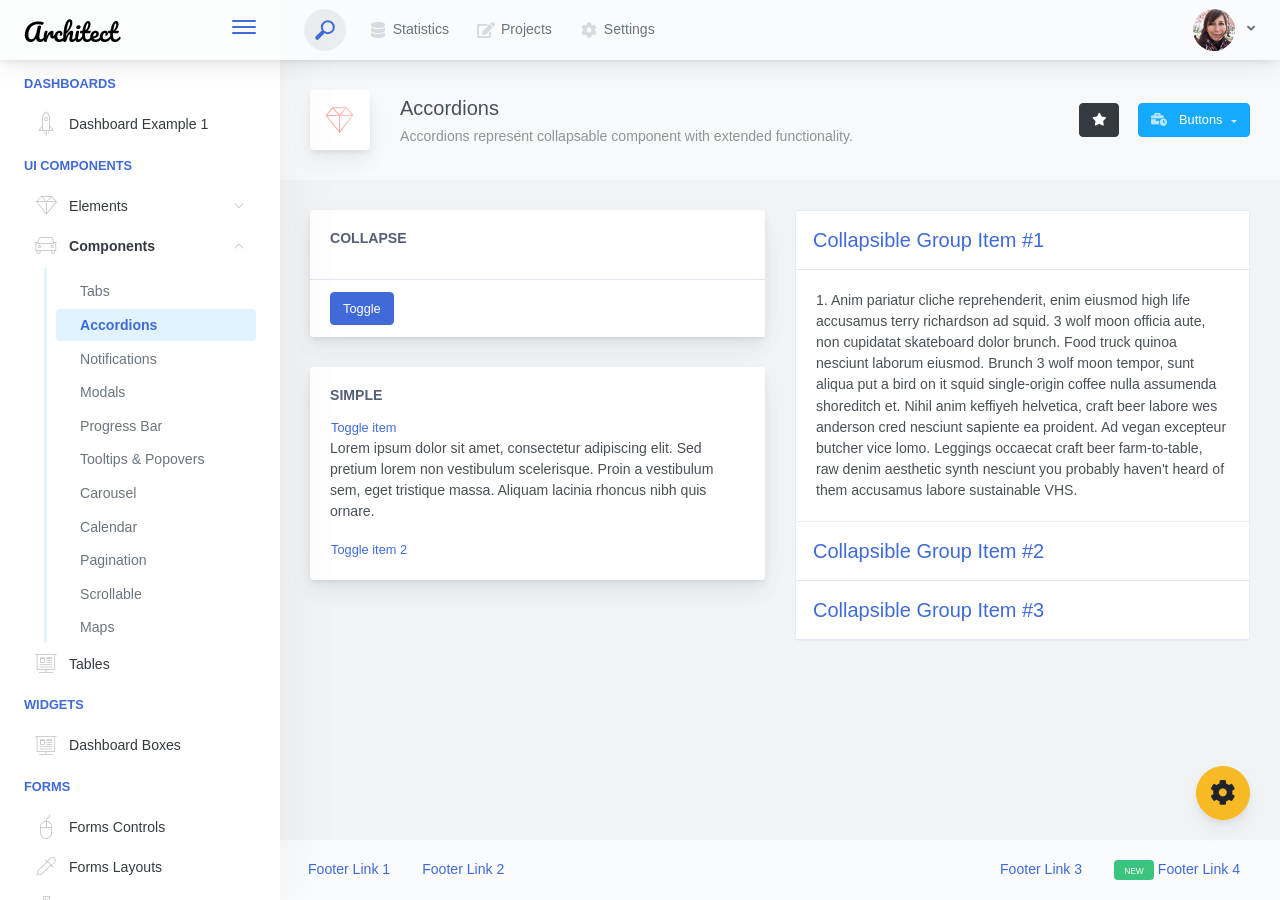
<file: web/theme/components-accordions.html>
<!doctype html>
<html lang="en">

<head>
    <meta charset="utf-8">
    <meta http-equiv="X-UA-Compatible" content="IE=edge">
    <meta http-equiv="Content-Language" content="en">
    <meta http-equiv="Content-Type" content="text/html; charset=utf-8"/>
    <title>Accordions - Accordions represent collapsable component with extended functionality.</title>
    <meta name="viewport" content="width=device-width, initial-scale=1, maximum-scale=1, user-scalable=no, shrink-to-fit=no" />
    <meta name="description" content="Accordions represent collapsable component with extended functionality.">
    <meta name="msapplication-tap-highlight" content="no">
    <!--
    =========================================================
    * ArchitectUI HTML Theme Dashboard - v1.0.0
    =========================================================
    * Product Page: https://dashboardpack.com
    * Copyright 2019 DashboardPack (https://dashboardpack.com)
    * Licensed under MIT (https://github.com/DashboardPack/architectui-html-theme-free/blob/master/LICENSE)
    =========================================================
    * The above copyright notice and this permission notice shall be included in all copies or substantial portions of the Software.
    -->
<link href="./main.css" rel="stylesheet"></head>
<body>
    <div class="app-container app-theme-white body-tabs-shadow fixed-sidebar fixed-header">
        <div class="app-header header-shadow">
            <div class="app-header__logo">
                <div class="logo-src"></div>
                <div class="header__pane ml-auto">
                    <div>
                        <button type="button" class="hamburger close-sidebar-btn hamburger--elastic" data-class="closed-sidebar">
                            <span class="hamburger-box">
                                <span class="hamburger-inner"></span>
                            </span>
                        </button>
                    </div>
                </div>
            </div>
            <div class="app-header__mobile-menu">
                <div>
                    <button type="button" class="hamburger hamburger--elastic mobile-toggle-nav">
                        <span class="hamburger-box">
                            <span class="hamburger-inner"></span>
                        </span>
                    </button>
                </div>
            </div>
            <div class="app-header__menu">
                <span>
                    <button type="button" class="btn-icon btn-icon-only btn btn-primary btn-sm mobile-toggle-header-nav">
                        <span class="btn-icon-wrapper">
                            <i class="fa fa-ellipsis-v fa-w-6"></i>
                        </span>
                    </button>
                </span>
            </div>    <div class="app-header__content">
                <div class="app-header-left">
                    <div class="search-wrapper">
                        <div class="input-holder">
                            <input type="text" class="search-input" placeholder="Type to search">
                            <button class="search-icon"><span></span></button>
                        </div>
                        <button class="close"></button>
                    </div>
                    <ul class="header-menu nav">
                        <li class="nav-item">
                            <a href="javascript:void(0);" class="nav-link">
                                <i class="nav-link-icon fa fa-database"> </i>
                                Statistics
                            </a>
                        </li>
                        <li class="btn-group nav-item">
                            <a href="javascript:void(0);" class="nav-link">
                                <i class="nav-link-icon fa fa-edit"></i>
                                Projects
                            </a>
                        </li>
                        <li class="dropdown nav-item">
                            <a href="javascript:void(0);" class="nav-link">
                                <i class="nav-link-icon fa fa-cog"></i>
                                Settings
                            </a>
                        </li>
                    </ul>        </div>
                <div class="app-header-right">
                    <div class="header-btn-lg pr-0">
                        <div class="widget-content p-0">
                            <div class="widget-content-wrapper">
                                <div class="widget-content-left">
                                    <div class="btn-group">
                                        <a data-toggle="dropdown" aria-haspopup="true" aria-expanded="false" class="p-0 btn">
                                            <img width="42" class="rounded-circle" src="assets/images/avatars/1.jpg" alt="">
                                            <i class="fa fa-angle-down ml-2 opacity-8"></i>
                                        </a>
                                        <div tabindex="-1" role="menu" aria-hidden="true" class="dropdown-menu dropdown-menu-right">
                                            <button type="button" tabindex="0" class="dropdown-item">User Account</button>
                                            <button type="button" tabindex="0" class="dropdown-item">Settings</button>
                                            <h6 tabindex="-1" class="dropdown-header">Header</h6>
                                            <button type="button" tabindex="0" class="dropdown-item">Actions</button>
                                            <div tabindex="-1" class="dropdown-divider"></div>
                                            <button type="button" tabindex="0" class="dropdown-item">Dividers</button>
                                        </div>
                                    </div>
                                </div>
                                <div class="widget-content-left  ml-3 header-user-info">
                                    <div class="widget-heading">
                                        Alina Mclourd
                                    </div>
                                    <div class="widget-subheading">
                                        VP People Manager
                                    </div>
                                </div>
                                <div class="widget-content-right header-user-info ml-3">
                                    <button type="button" class="btn-shadow p-1 btn btn-primary btn-sm show-toastr-example">
                                        <i class="fa text-white fa-calendar pr-1 pl-1"></i>
                                    </button>
                                </div>
                            </div>
                        </div>
                    </div>        </div>
            </div>
        </div>        <div class="ui-theme-settings">
            <button type="button" id="TooltipDemo" class="btn-open-options btn btn-warning">
                <i class="fa fa-cog fa-w-16 fa-spin fa-2x"></i>
            </button>
            <div class="theme-settings__inner">
                <div class="scrollbar-container">
                    <div class="theme-settings__options-wrapper">
                        <h3 class="themeoptions-heading">Layout Options
                        </h3>
                        <div class="p-3">
                            <ul class="list-group">
                                <li class="list-group-item">
                                    <div class="widget-content p-0">
                                        <div class="widget-content-wrapper">
                                            <div class="widget-content-left mr-3">
                                                <div class="switch has-switch switch-container-class" data-class="fixed-header">
                                                    <div class="switch-animate switch-on">
                                                        <input type="checkbox" checked data-toggle="toggle" data-onstyle="success">
                                                    </div>
                                                </div>
                                            </div>
                                            <div class="widget-content-left">
                                                <div class="widget-heading">Fixed Header
                                                </div>
                                                <div class="widget-subheading">Makes the header top fixed, always visible!
                                                </div>
                                            </div>
                                        </div>
                                    </div>
                                </li>
                                <li class="list-group-item">
                                    <div class="widget-content p-0">
                                        <div class="widget-content-wrapper">
                                            <div class="widget-content-left mr-3">
                                                <div class="switch has-switch switch-container-class" data-class="fixed-sidebar">
                                                    <div class="switch-animate switch-on">
                                                        <input type="checkbox" checked data-toggle="toggle" data-onstyle="success">
                                                    </div>
                                                </div>
                                            </div>
                                            <div class="widget-content-left">
                                                <div class="widget-heading">Fixed Sidebar
                                                </div>
                                                <div class="widget-subheading">Makes the sidebar left fixed, always visible!
                                                </div>
                                            </div>
                                        </div>
                                    </div>
                                </li>
                                <li class="list-group-item">
                                    <div class="widget-content p-0">
                                        <div class="widget-content-wrapper">
                                            <div class="widget-content-left mr-3">
                                                <div class="switch has-switch switch-container-class" data-class="fixed-footer">
                                                    <div class="switch-animate switch-off">
                                                        <input type="checkbox" data-toggle="toggle" data-onstyle="success">
                                                    </div>
                                                </div>
                                            </div>
                                            <div class="widget-content-left">
                                                <div class="widget-heading">Fixed Footer
                                                </div>
                                                <div class="widget-subheading">Makes the app footer bottom fixed, always visible!
                                                </div>
                                            </div>
                                        </div>
                                    </div>
                                </li>
                            </ul>
                        </div>
                        <h3 class="themeoptions-heading">
                            <div>
                                Header Options
                            </div>
                            <button type="button" class="btn-pill btn-shadow btn-wide ml-auto btn btn-focus btn-sm switch-header-cs-class" data-class="">
                                Restore Default
                            </button>
                        </h3>
                        <div class="p-3">
                            <ul class="list-group">
                                <li class="list-group-item">
                                    <h5 class="pb-2">Choose Color Scheme
                                    </h5>
                                    <div class="theme-settings-swatches">
                                        <div class="swatch-holder bg-primary switch-header-cs-class" data-class="bg-primary header-text-light">
                                        </div>
                                        <div class="swatch-holder bg-secondary switch-header-cs-class" data-class="bg-secondary header-text-light">
                                        </div>
                                        <div class="swatch-holder bg-success switch-header-cs-class" data-class="bg-success header-text-dark">
                                        </div>
                                        <div class="swatch-holder bg-info switch-header-cs-class" data-class="bg-info header-text-dark">
                                        </div>
                                        <div class="swatch-holder bg-warning switch-header-cs-class" data-class="bg-warning header-text-dark">
                                        </div>
                                        <div class="swatch-holder bg-danger switch-header-cs-class" data-class="bg-danger header-text-light">
                                        </div>
                                        <div class="swatch-holder bg-light switch-header-cs-class" data-class="bg-light header-text-dark">
                                        </div>
                                        <div class="swatch-holder bg-dark switch-header-cs-class" data-class="bg-dark header-text-light">
                                        </div>
                                        <div class="swatch-holder bg-focus switch-header-cs-class" data-class="bg-focus header-text-light">
                                        </div>
                                        <div class="swatch-holder bg-alternate switch-header-cs-class" data-class="bg-alternate header-text-light">
                                        </div>
                                        <div class="divider">
                                        </div>
                                        <div class="swatch-holder bg-vicious-stance switch-header-cs-class" data-class="bg-vicious-stance header-text-light">
                                        </div>
                                        <div class="swatch-holder bg-midnight-bloom switch-header-cs-class" data-class="bg-midnight-bloom header-text-light">
                                        </div>
                                        <div class="swatch-holder bg-night-sky switch-header-cs-class" data-class="bg-night-sky header-text-light">
                                        </div>
                                        <div class="swatch-holder bg-slick-carbon switch-header-cs-class" data-class="bg-slick-carbon header-text-light">
                                        </div>
                                        <div class="swatch-holder bg-asteroid switch-header-cs-class" data-class="bg-asteroid header-text-light">
                                        </div>
                                        <div class="swatch-holder bg-royal switch-header-cs-class" data-class="bg-royal header-text-light">
                                        </div>
                                        <div class="swatch-holder bg-warm-flame switch-header-cs-class" data-class="bg-warm-flame header-text-dark">
                                        </div>
                                        <div class="swatch-holder bg-night-fade switch-header-cs-class" data-class="bg-night-fade header-text-dark">
                                        </div>
                                        <div class="swatch-holder bg-sunny-morning switch-header-cs-class" data-class="bg-sunny-morning header-text-dark">
                                        </div>
                                        <div class="swatch-holder bg-tempting-azure switch-header-cs-class" data-class="bg-tempting-azure header-text-dark">
                                        </div>
                                        <div class="swatch-holder bg-amy-crisp switch-header-cs-class" data-class="bg-amy-crisp header-text-dark">
                                        </div>
                                        <div class="swatch-holder bg-heavy-rain switch-header-cs-class" data-class="bg-heavy-rain header-text-dark">
                                        </div>
                                        <div class="swatch-holder bg-mean-fruit switch-header-cs-class" data-class="bg-mean-fruit header-text-dark">
                                        </div>
                                        <div class="swatch-holder bg-malibu-beach switch-header-cs-class" data-class="bg-malibu-beach header-text-light">
                                        </div>
                                        <div class="swatch-holder bg-deep-blue switch-header-cs-class" data-class="bg-deep-blue header-text-dark">
                                        </div>
                                        <div class="swatch-holder bg-ripe-malin switch-header-cs-class" data-class="bg-ripe-malin header-text-light">
                                        </div>
                                        <div class="swatch-holder bg-arielle-smile switch-header-cs-class" data-class="bg-arielle-smile header-text-light">
                                        </div>
                                        <div class="swatch-holder bg-plum-plate switch-header-cs-class" data-class="bg-plum-plate header-text-light">
                                        </div>
                                        <div class="swatch-holder bg-happy-fisher switch-header-cs-class" data-class="bg-happy-fisher header-text-dark">
                                        </div>
                                        <div class="swatch-holder bg-happy-itmeo switch-header-cs-class" data-class="bg-happy-itmeo header-text-light">
                                        </div>
                                        <div class="swatch-holder bg-mixed-hopes switch-header-cs-class" data-class="bg-mixed-hopes header-text-light">
                                        </div>
                                        <div class="swatch-holder bg-strong-bliss switch-header-cs-class" data-class="bg-strong-bliss header-text-light">
                                        </div>
                                        <div class="swatch-holder bg-grow-early switch-header-cs-class" data-class="bg-grow-early header-text-light">
                                        </div>
                                        <div class="swatch-holder bg-love-kiss switch-header-cs-class" data-class="bg-love-kiss header-text-light">
                                        </div>
                                        <div class="swatch-holder bg-premium-dark switch-header-cs-class" data-class="bg-premium-dark header-text-light">
                                        </div>
                                        <div class="swatch-holder bg-happy-green switch-header-cs-class" data-class="bg-happy-green header-text-light">
                                        </div>
                                    </div>
                                </li>
                            </ul>
                        </div>
                        <h3 class="themeoptions-heading">
                            <div>Sidebar Options</div>
                            <button type="button" class="btn-pill btn-shadow btn-wide ml-auto btn btn-focus btn-sm switch-sidebar-cs-class" data-class="">
                                Restore Default
                            </button>
                        </h3>
                        <div class="p-3">
                            <ul class="list-group">
                                <li class="list-group-item">
                                    <h5 class="pb-2">Choose Color Scheme
                                    </h5>
                                    <div class="theme-settings-swatches">
                                        <div class="swatch-holder bg-primary switch-sidebar-cs-class" data-class="bg-primary sidebar-text-light">
                                        </div>
                                        <div class="swatch-holder bg-secondary switch-sidebar-cs-class" data-class="bg-secondary sidebar-text-light">
                                        </div>
                                        <div class="swatch-holder bg-success switch-sidebar-cs-class" data-class="bg-success sidebar-text-dark">
                                        </div>
                                        <div class="swatch-holder bg-info switch-sidebar-cs-class" data-class="bg-info sidebar-text-dark">
                                        </div>
                                        <div class="swatch-holder bg-warning switch-sidebar-cs-class" data-class="bg-warning sidebar-text-dark">
                                        </div>
                                        <div class="swatch-holder bg-danger switch-sidebar-cs-class" data-class="bg-danger sidebar-text-light">
                                        </div>
                                        <div class="swatch-holder bg-light switch-sidebar-cs-class" data-class="bg-light sidebar-text-dark">
                                        </div>
                                        <div class="swatch-holder bg-dark switch-sidebar-cs-class" data-class="bg-dark sidebar-text-light">
                                        </div>
                                        <div class="swatch-holder bg-focus switch-sidebar-cs-class" data-class="bg-focus sidebar-text-light">
                                        </div>
                                        <div class="swatch-holder bg-alternate switch-sidebar-cs-class" data-class="bg-alternate sidebar-text-light">
                                        </div>
                                        <div class="divider">
                                        </div>
                                        <div class="swatch-holder bg-vicious-stance switch-sidebar-cs-class" data-class="bg-vicious-stance sidebar-text-light">
                                        </div>
                                        <div class="swatch-holder bg-midnight-bloom switch-sidebar-cs-class" data-class="bg-midnight-bloom sidebar-text-light">
                                        </div>
                                        <div class="swatch-holder bg-night-sky switch-sidebar-cs-class" data-class="bg-night-sky sidebar-text-light">
                                        </div>
                                        <div class="swatch-holder bg-slick-carbon switch-sidebar-cs-class" data-class="bg-slick-carbon sidebar-text-light">
                                        </div>
                                        <div class="swatch-holder bg-asteroid switch-sidebar-cs-class" data-class="bg-asteroid sidebar-text-light">
                                        </div>
                                        <div class="swatch-holder bg-royal switch-sidebar-cs-class" data-class="bg-royal sidebar-text-light">
                                        </div>
                                        <div class="swatch-holder bg-warm-flame switch-sidebar-cs-class" data-class="bg-warm-flame sidebar-text-dark">
                                        </div>
                                        <div class="swatch-holder bg-night-fade switch-sidebar-cs-class" data-class="bg-night-fade sidebar-text-dark">
                                        </div>
                                        <div class="swatch-holder bg-sunny-morning switch-sidebar-cs-class" data-class="bg-sunny-morning sidebar-text-dark">
                                        </div>
                                        <div class="swatch-holder bg-tempting-azure switch-sidebar-cs-class" data-class="bg-tempting-azure sidebar-text-dark">
                                        </div>
                                        <div class="swatch-holder bg-amy-crisp switch-sidebar-cs-class" data-class="bg-amy-crisp sidebar-text-dark">
                                        </div>
                                        <div class="swatch-holder bg-heavy-rain switch-sidebar-cs-class" data-class="bg-heavy-rain sidebar-text-dark">
                                        </div>
                                        <div class="swatch-holder bg-mean-fruit switch-sidebar-cs-class" data-class="bg-mean-fruit sidebar-text-dark">
                                        </div>
                                        <div class="swatch-holder bg-malibu-beach switch-sidebar-cs-class" data-class="bg-malibu-beach sidebar-text-light">
                                        </div>
                                        <div class="swatch-holder bg-deep-blue switch-sidebar-cs-class" data-class="bg-deep-blue sidebar-text-dark">
                                        </div>
                                        <div class="swatch-holder bg-ripe-malin switch-sidebar-cs-class" data-class="bg-ripe-malin sidebar-text-light">
                                        </div>
                                        <div class="swatch-holder bg-arielle-smile switch-sidebar-cs-class" data-class="bg-arielle-smile sidebar-text-light">
                                        </div>
                                        <div class="swatch-holder bg-plum-plate switch-sidebar-cs-class" data-class="bg-plum-plate sidebar-text-light">
                                        </div>
                                        <div class="swatch-holder bg-happy-fisher switch-sidebar-cs-class" data-class="bg-happy-fisher sidebar-text-dark">
                                        </div>
                                        <div class="swatch-holder bg-happy-itmeo switch-sidebar-cs-class" data-class="bg-happy-itmeo sidebar-text-light">
                                        </div>
                                        <div class="swatch-holder bg-mixed-hopes switch-sidebar-cs-class" data-class="bg-mixed-hopes sidebar-text-light">
                                        </div>
                                        <div class="swatch-holder bg-strong-bliss switch-sidebar-cs-class" data-class="bg-strong-bliss sidebar-text-light">
                                        </div>
                                        <div class="swatch-holder bg-grow-early switch-sidebar-cs-class" data-class="bg-grow-early sidebar-text-light">
                                        </div>
                                        <div class="swatch-holder bg-love-kiss switch-sidebar-cs-class" data-class="bg-love-kiss sidebar-text-light">
                                        </div>
                                        <div class="swatch-holder bg-premium-dark switch-sidebar-cs-class" data-class="bg-premium-dark sidebar-text-light">
                                        </div>
                                        <div class="swatch-holder bg-happy-green switch-sidebar-cs-class" data-class="bg-happy-green sidebar-text-light">
                                        </div>
                                    </div>
                                </li>
                            </ul>
                        </div>
                        <h3 class="themeoptions-heading">
                            <div>Main Content Options</div>
                            <button type="button" class="btn-pill btn-shadow btn-wide ml-auto active btn btn-focus btn-sm">Restore Default
                            </button>
                        </h3>
                        <div class="p-3">
                            <ul class="list-group">
                                <li class="list-group-item">
                                    <h5 class="pb-2">Page Section Tabs
                                    </h5>
                                    <div class="theme-settings-swatches">
                                        <div role="group" class="mt-2 btn-group">
                                            <button type="button" class="btn-wide btn-shadow btn-primary btn btn-secondary switch-theme-class" data-class="body-tabs-line">
                                                Line
                                            </button>
                                            <button type="button" class="btn-wide btn-shadow btn-primary active btn btn-secondary switch-theme-class" data-class="body-tabs-shadow">
                                                Shadow
                                            </button>
                                        </div>
                                    </div>
                                </li>
                            </ul>
                        </div>
                    </div>
                </div>
            </div>
        </div>        <div class="app-main">
                <div class="app-sidebar sidebar-shadow">
                    <div class="app-header__logo">
                        <div class="logo-src"></div>
                        <div class="header__pane ml-auto">
                            <div>
                                <button type="button" class="hamburger close-sidebar-btn hamburger--elastic" data-class="closed-sidebar">
                                    <span class="hamburger-box">
                                        <span class="hamburger-inner"></span>
                                    </span>
                                </button>
                            </div>
                        </div>
                    </div>
                    <div class="app-header__mobile-menu">
                        <div>
                            <button type="button" class="hamburger hamburger--elastic mobile-toggle-nav">
                                <span class="hamburger-box">
                                    <span class="hamburger-inner"></span>
                                </span>
                            </button>
                        </div>
                    </div>
                    <div class="app-header__menu">
                        <span>
                            <button type="button" class="btn-icon btn-icon-only btn btn-primary btn-sm mobile-toggle-header-nav">
                                <span class="btn-icon-wrapper">
                                    <i class="fa fa-ellipsis-v fa-w-6"></i>
                                </span>
                            </button>
                        </span>
                    </div>    <div class="scrollbar-sidebar">
                        <div class="app-sidebar__inner">
                            <ul class="vertical-nav-menu">
                                <li class="app-sidebar__heading">Dashboards</li>
                                <li>
                                    <a href="index.html">
                                        <i class="metismenu-icon pe-7s-rocket"></i>
                                        Dashboard Example 1
                                    </a>
                                </li>
                                <li class="app-sidebar__heading">UI Components</li>
                                <li
                                    
                                    
                                    
                                    
                                    
                                    
                                    
                                    
                                >
                                    <a href="#">
                                        <i class="metismenu-icon pe-7s-diamond"></i>
                                        Elements
                                        <i class="metismenu-state-icon pe-7s-angle-down caret-left"></i>
                                    </a>
                                    <ul
                                        
                                        
                                        
                                        
                                        
                                        
                                        
                                        
                                    >
                                        <li>
                                            <a href="elements-buttons-standard.html">
                                                <i class="metismenu-icon"></i>
                                                Buttons
                                            </a>
                                        </li>
                                        <li>
                                            <a href="elements-dropdowns.html">
                                                <i class="metismenu-icon">
                                                </i>Dropdowns
                                            </a>
                                        </li>
                                        <li>
                                            <a href="elements-icons.html">
                                                <i class="metismenu-icon">
                                                </i>Icons
                                            </a>
                                        </li>
                                        <li>
                                            <a href="elements-badges-labels.html">
                                                <i class="metismenu-icon">
                                                </i>Badges
                                            </a>
                                        </li>
                                        <li>
                                            <a href="elements-cards.html">
                                                <i class="metismenu-icon">
                                                </i>Cards
                                            </a>
                                        </li>
                                        <li>
                                            <a href="elements-list-group.html">
                                                <i class="metismenu-icon">
                                                </i>List Groups
                                            </a>
                                        </li>
                                        <li>
                                            <a href="elements-navigation.html">
                                                <i class="metismenu-icon">
                                                </i>Navigation Menus
                                            </a>
                                        </li>
                                        <li>
                                            <a href="elements-utilities.html">
                                                <i class="metismenu-icon">
                                                </i>Utilities
                                            </a>
                                        </li>
                                    </ul>
                                </li>
                                <li
                                    
                                     class="mm-active"
                                    
                                    
                                    
                                    
                                    
                                    
                                    
                                    
                                    
                                >
                                    <a href="#">
                                        <i class="metismenu-icon pe-7s-car"></i>
                                        Components
                                        <i class="metismenu-state-icon pe-7s-angle-down caret-left"></i>
                                    </a>
                                    <ul
                                        
                                         class="mm-show"
                                        
                                        
                                        
                                        
                                        
                                        
                                        
                                        
                                        
                                    >
                                        <li>
                                            <a href="components-tabs.html">
                                                <i class="metismenu-icon">
                                                </i>Tabs
                                            </a>
                                        </li>
                                        <li>
                                            <a href="components-accordions.html" class="mm-active">
                                                <i class="metismenu-icon">
                                                </i>Accordions
                                            </a>
                                        </li>
                                        <li>
                                            <a href="components-notifications.html">
                                                <i class="metismenu-icon">
                                                </i>Notifications
                                            </a>
                                        </li>
                                        <li>
                                            <a href="components-modals.html">
                                                <i class="metismenu-icon">
                                                </i>Modals
                                            </a>
                                        </li>
                                        <li>
                                            <a href="components-progress-bar.html">
                                                <i class="metismenu-icon">
                                                </i>Progress Bar
                                            </a>
                                        </li>
                                        <li>
                                            <a href="components-tooltips-popovers.html">
                                                <i class="metismenu-icon">
                                                </i>Tooltips &amp; Popovers
                                            </a>
                                        </li>
                                        <li>
                                            <a href="components-carousel.html">
                                                <i class="metismenu-icon">
                                                </i>Carousel
                                            </a>
                                        </li>
                                        <li>
                                            <a href="components-calendar.html">
                                                <i class="metismenu-icon">
                                                </i>Calendar
                                            </a>
                                        </li>
                                        <li>
                                            <a href="components-pagination.html">
                                                <i class="metismenu-icon">
                                                </i>Pagination
                                            </a>
                                        </li>
                                        <li>
                                            <a href="components-scrollable-elements.html">
                                                <i class="metismenu-icon">
                                                </i>Scrollable
                                            </a>
                                        </li>
                                        <li>
                                            <a href="components-maps.html">
                                                <i class="metismenu-icon">
                                                </i>Maps
                                            </a>
                                        </li>
                                    </ul>
                                </li>
                                <li  >
                                    <a href="tables-regular.html">
                                        <i class="metismenu-icon pe-7s-display2"></i>
                                        Tables
                                    </a>
                                </li>
                                <li class="app-sidebar__heading">Widgets</li>
                                <li>
                                    <a href="dashboard-boxes.html">
                                        <i class="metismenu-icon pe-7s-display2"></i>
                                        Dashboard Boxes
                                    </a>
                                </li>
                                <li class="app-sidebar__heading">Forms</li>
                                <li>
                                    <a href="forms-controls.html">
                                        <i class="metismenu-icon pe-7s-mouse">
                                        </i>Forms Controls
                                    </a>
                                </li>
                                <li>
                                    <a href="forms-layouts.html">
                                        <i class="metismenu-icon pe-7s-eyedropper">
                                        </i>Forms Layouts
                                    </a>
                                </li>
                                <li>
                                    <a href="forms-validation.html">
                                        <i class="metismenu-icon pe-7s-pendrive">
                                        </i>Forms Validation
                                    </a>
                                </li>
                                <li class="app-sidebar__heading">Charts</li>
                                <li>
                                    <a href="charts-chartjs.html">
                                        <i class="metismenu-icon pe-7s-graph2">
                                        </i>ChartJS
                                    </a>
                                </li>
                                <li class="app-sidebar__heading">PRO Version</li>
                                <li>
                                    <a href="https://dashboardpack.com/theme-details/architectui-dashboard-html-pro/" target="_blank">
                                        <i class="metismenu-icon pe-7s-graph2">
                                        </i>
                                        Upgrade to PRO
                                    </a>
                                </li>
                            </ul>
                        </div>
                    </div>
                </div>
        <div class="app-main__outer">
                    <div class="app-main__inner">
                        <div class="app-page-title">
                            <div class="page-title-wrapper">
                                <div class="page-title-heading">
                                    <div class="page-title-icon">
                                        <i class="pe-7s-diamond icon-gradient bg-warm-flame">
                                        </i>
                                    </div>
                                    <div>Accordions
                                        <div class="page-title-subheading">Accordions represent collapsable component with extended functionality.
                                        </div>
                                    </div>
                                </div>
                                <div class="page-title-actions">
                                    <button type="button" data-toggle="tooltip" title="Example Tooltip" data-placement="bottom" class="btn-shadow mr-3 btn btn-dark">
                                        <i class="fa fa-star"></i>
                                    </button>
                                    <div class="d-inline-block dropdown">
                                        <button type="button" data-toggle="dropdown" aria-haspopup="true" aria-expanded="false" class="btn-shadow dropdown-toggle btn btn-info">
                                            <span class="btn-icon-wrapper pr-2 opacity-7">
                                                <i class="fa fa-business-time fa-w-20"></i>
                                            </span>
                                            Buttons
                                        </button>
                                        <div tabindex="-1" role="menu" aria-hidden="true" class="dropdown-menu dropdown-menu-right">
                                            <ul class="nav flex-column">
                                                <li class="nav-item">
                                                    <a href="javascript:void(0);" class="nav-link">
                                                        <i class="nav-link-icon lnr-inbox"></i>
                                                        <span>
                                                            Inbox
                                                        </span>
                                                        <div class="ml-auto badge badge-pill badge-secondary">86</div>
                                                    </a>
                                                </li>
                                                <li class="nav-item">
                                                    <a href="javascript:void(0);" class="nav-link">
                                                        <i class="nav-link-icon lnr-book"></i>
                                                        <span>
                                                            Book
                                                        </span>
                                                        <div class="ml-auto badge badge-pill badge-danger">5</div>
                                                    </a>
                                                </li>
                                                <li class="nav-item">
                                                    <a href="javascript:void(0);" class="nav-link">
                                                        <i class="nav-link-icon lnr-picture"></i>
                                                        <span>
                                                            Picture
                                                        </span>
                                                    </a>
                                                </li>
                                                <li class="nav-item">
                                                    <a disabled href="javascript:void(0);" class="nav-link disabled">
                                                        <i class="nav-link-icon lnr-file-empty"></i>
                                                        <span>
                                                            File Disabled
                                                        </span>
                                                    </a>
                                                </li>
                                            </ul>
                                        </div>
                                    </div>
                                </div>    </div>
                        </div>
                        <div class="">
                            <div class="row">
                                <div class="col-md-6">
                                    <div class="main-card mb-3 card">
                                        <div class="card-body">
                                            <h5 class="card-title">Collapse</h5>
                                            <div class="collapse" id="collapseExample123"><p>Anim pariatur cliche reprehenderit, enim eiusmod high life accusamus terry richardson ad squid. Nihil anim keffiyeh helvetica, craft beer labore wes anderson cred
                                                nesciunt sapiente ea
                                                proident.</p>
                                                <p>Donec molestie odio id nisi malesuada, mattis tincidunt velit egestas. Sed non pulvinar risus. Aenean elementum eleifend nunc, pellentesque dapibus arcu hendrerit fringilla. Aliquam in nibh massa. Cras ultricies
                                                    lorem non enim volutpat, a eleifend urna placerat. Fusce id luctus urna. In sed leo tellus. Mauris tristique leo a nisl feugiat, eget vehicula leo venenatis. Quisque magna metus, luctus quis sollicitudin vel,
                                                    vehicula nec ipsum. Donec rutrum commodo lacus ut condimentum. Integer vel turpis purus. Etiam vehicula, nulla non fringilla blandit, massa purus faucibus tellus, a luctus enim orci non augue. Aenean
                                                    ullamcorper nisl urna, non feugiat tortor volutpat in. Vivamus lobortis massa dolor, eget faucibus ipsum varius eget. Pellentesque imperdiet, turpis sed sagittis lobortis, leo elit laoreet arcu, vehicula
                                                    sagittis elit leo id nisi.</p></div>
                                        </div>
                                        <div class="card-footer">
                                            <button type="button" data-toggle="collapse" href="#collapseExample123" class="btn btn-primary">Toggle</button>
                                        </div>
                                    </div>
                                    <div class="main-card mb-3 card">
                                        <div class="card-body"><h5 class="card-title">Simple</h5>
                                            <div id="exampleAccordion" data-children=".item">
                                                <div class="item">
                                                    <button type="button" aria-expanded="true" aria-controls="exampleAccordion1" data-toggle="collapse" href="#collapseExample" class="m-0 p-0 btn btn-link">Toggle item</button>
                                                    <div data-parent="#exampleAccordion" id="collapseExample" class="collapse show"><p class="mb-3">Lorem ipsum dolor sit amet, consectetur adipiscing elit. Sed pretium lorem non vestibulum scelerisque. Proin a
                                                        vestibulum sem, eget tristique massa. Aliquam lacinia rhoncus nibh quis ornare.</p></div>
                                                </div>
                                                <div class="item">
                                                    <button type="button" aria-expanded="false" aria-controls="exampleAccordion2" data-toggle="collapse" href="#collapseExample2" class="m-0 p-0 btn btn-link">Toggle item 2</button>
                                                    <div data-parent="#exampleAccordion" id="collapseExample2" class="collapse"><p class="mb-3">Donec at ipsum dignissim, rutrum turpis scelerisque, tristique lectus. Pellentesque habitant morbi tristique
                                                        senectus
                                                        et netus et malesuada fames ac turpis egestas. Vivamus nec dui turpis. Orci varius natoque penatibus et magnis dis parturient montes, nascetur ridiculus mus.</p></div>
                                                </div>
                                            </div>
                                        </div>
                                    </div>
                                </div>
                                <div class="col-md-6">
                                    <div id="accordion" class="accordion-wrapper mb-3">
                                        <div class="card">
                                            <div id="headingOne" class="card-header">
                                                <button type="button" data-toggle="collapse" data-target="#collapseOne1" aria-expanded="true" aria-controls="collapseOne" class="text-left m-0 p-0 btn btn-link btn-block">
                                                    <h5 class="m-0 p-0">Collapsible Group Item #1</h5>
                                                </button>
                                            </div>
                                            <div data-parent="#accordion" id="collapseOne1" aria-labelledby="headingOne" class="collapse show">
                                                <div class="card-body">1. Anim pariatur cliche reprehenderit, enim eiusmod high life accusamus terry richardson ad squid. 3 wolf moon officia aute, non cupidatat skateboard dolor brunch. Food truck quinoa
                                                    nesciunt
                                                    laborum eiusmod. Brunch 3 wolf moon tempor, sunt aliqua put a bird on it squid single-origin coffee nulla assumenda shoreditch et. Nihil anim keffiyeh helvetica, craft beer labore wes anderson cred nesciunt
                                                    sapiente ea proident. Ad vegan excepteur butcher vice lomo. Leggings occaecat craft beer farm-to-table, raw denim aesthetic synth nesciunt you probably haven't heard of them accusamus labore sustainable
                                                    VHS.
                                                </div>
                                            </div>
                                        </div>
                                        <div class="card">
                                            <div id="headingTwo" class="b-radius-0 card-header">
                                                <button type="button" data-toggle="collapse" data-target="#collapseOne2" aria-expanded="false" aria-controls="collapseTwo" class="text-left m-0 p-0 btn btn-link btn-block"><h5 class="m-0 p-0">Collapsible Group Item
                                                    #2</h5></button>
                                            </div>
                                            <div data-parent="#accordion" id="collapseOne2" class="collapse">
                                                <div class="card-body">2. Anim pariatur cliche reprehenderit, enim eiusmod high life accusamus terry richardson ad squid. 3 wolf moon officia aute, non cupidatat skateboard dolor brunch. Food truck quinoa
                                                    nesciunt
                                                    laborum eiusmod. Brunch 3 wolf moon tempor, sunt aliqua put a bird on it squid single-origin coffee nulla assumenda shoreditch et. Nihil anim keffiyeh helvetica, craft beer labore wes anderson cred nesciunt
                                                    sapiente ea proident. Ad vegan excepteur butcher vice lomo. Leggings occaecat craft beer farm-to-table, raw denim aesthetic synth nesciunt you probably haven't heard of them accusamus labore sustainable
                                                    VHS.
                                                </div>
                                            </div>
                                        </div>
                                        <div class="card">
                                            <div id="headingThree" class="card-header">
                                                <button type="button" data-toggle="collapse" data-target="#collapseOne3" aria-expanded="false" aria-controls="collapseThree" class="text-left m-0 p-0 btn btn-link btn-block"><h5 class="m-0 p-0">Collapsible Group
                                                    Item #3</h5></button>
                                            </div>
                                            <div data-parent="#accordion" id="collapseOne3" class="collapse">
                                                <div class="card-body">3. Anim pariatur cliche reprehenderit, enim eiusmod high life accusamus terry richardson ad squid. 3 wolf moon officia aute, non cupidatat skateboard dolor brunch. Food truck quinoa
                                                    nesciunt
                                                    laborum eiusmod. Brunch 3 wolf moon tempor, sunt aliqua put a bird on it squid single-origin coffee nulla assumenda shoreditch et. Nihil anim keffiyeh helvetica, craft beer labore wes anderson cred nesciunt
                                                    sapiente ea proident. Ad vegan excepteur butcher vice lomo. Leggings occaecat craft beer farm-to-table, raw denim aesthetic synth nesciunt you probably haven't heard of them accusamus labore sustainable
                                                    VHS.
                                                </div>
                                            </div>
                                        </div>
                                    </div>
                                </div>
                            </div>
                        </div>
                    </div>
                    <div class="app-wrapper-footer">
                        <div class="app-footer">
                            <div class="app-footer__inner">
                                <div class="app-footer-left">
                                    <ul class="nav">
                                        <li class="nav-item">
                                            <a href="javascript:void(0);" class="nav-link">
                                                Footer Link 1
                                            </a>
                                        </li>
                                        <li class="nav-item">
                                            <a href="javascript:void(0);" class="nav-link">
                                                Footer Link 2
                                            </a>
                                        </li>
                                    </ul>
                                </div>
                                <div class="app-footer-right">
                                    <ul class="nav">
                                        <li class="nav-item">
                                            <a href="javascript:void(0);" class="nav-link">
                                                Footer Link 3
                                            </a>
                                        </li>
                                        <li class="nav-item">
                                            <a href="javascript:void(0);" class="nav-link">
                                                <div class="badge badge-success mr-1 ml-0">
                                                    <small>NEW</small>
                                                </div>
                                                Footer Link 4
                                            </a>
                                        </li>
                                    </ul>
                                </div>
                            </div>
                        </div>
                    </div>    </div>
        </div>
    </div>
<script type="text/javascript" src="./assets/scripts/main.js"></script></body>
</html>
</file>
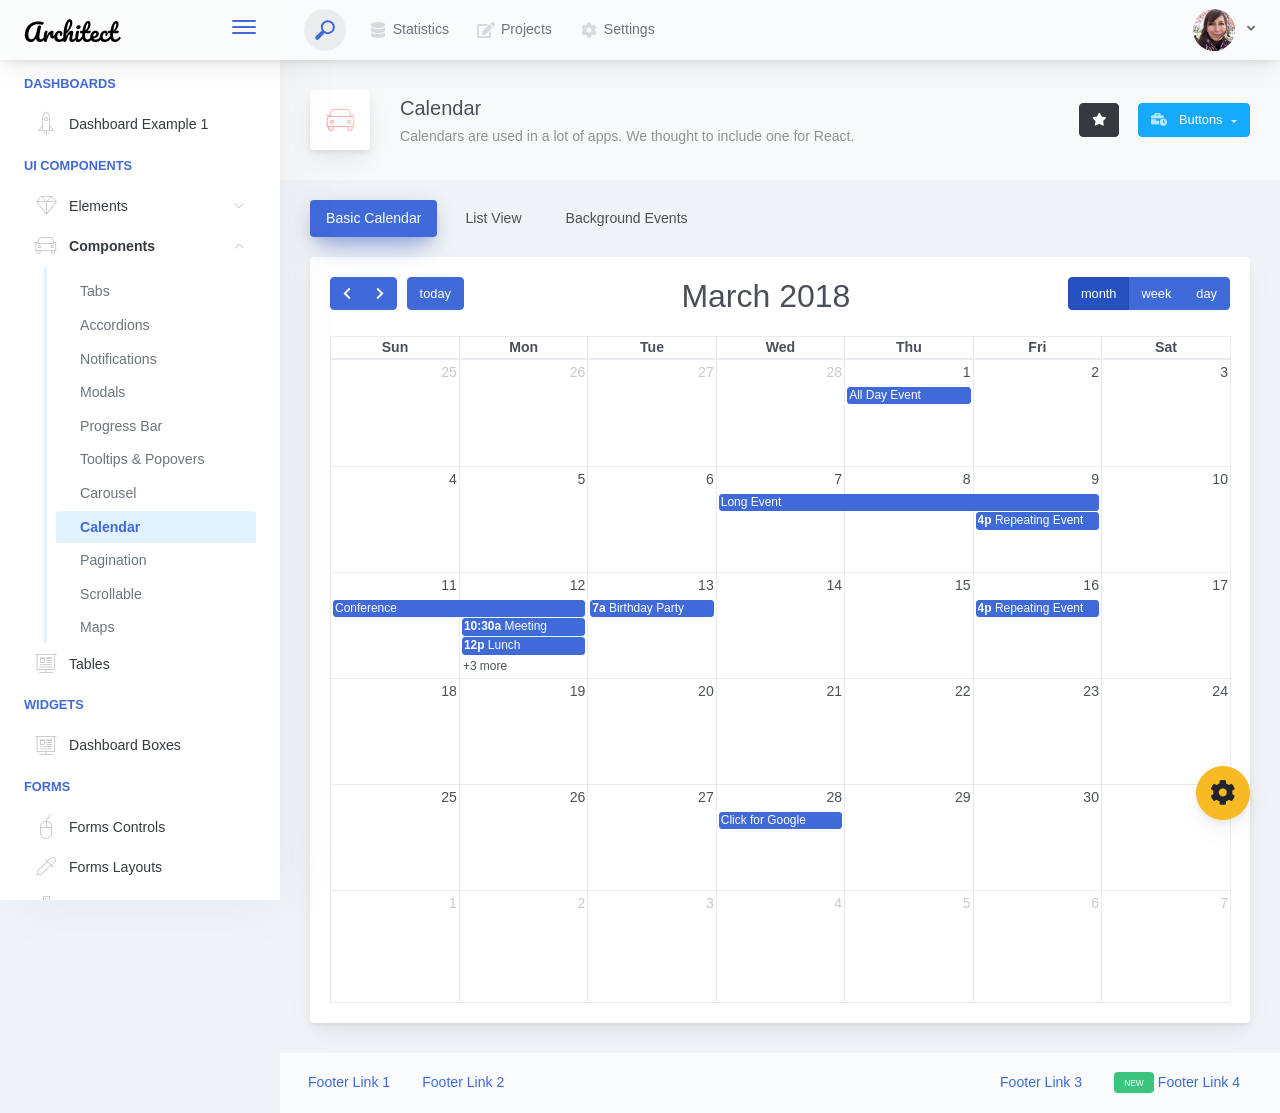
<file: web/theme/components-calendar.html>
<!doctype html>
<html lang="en">

<head>
    <meta charset="utf-8">
    <meta http-equiv="X-UA-Compatible" content="IE=edge">
    <meta http-equiv="Content-Language" content="en">
    <meta http-equiv="Content-Type" content="text/html; charset=utf-8"/>
    <title>Calendar - Calendars are used in a lot of apps. We thought to include one for React.</title>
    <meta name="viewport" content="width=device-width, initial-scale=1, maximum-scale=1, user-scalable=no, shrink-to-fit=no" />
    <meta name="description" content="Calendars are used in a lot of apps. We thought to include one for React.">
    <meta name="msapplication-tap-highlight" content="no">
    <!--
    =========================================================
    * ArchitectUI HTML Theme Dashboard - v1.0.0
    =========================================================
    * Product Page: https://dashboardpack.com
    * Copyright 2019 DashboardPack (https://dashboardpack.com)
    * Licensed under MIT (https://github.com/DashboardPack/architectui-html-theme-free/blob/master/LICENSE)
    =========================================================
    * The above copyright notice and this permission notice shall be included in all copies or substantial portions of the Software.
    -->
<link href="./main.css" rel="stylesheet"></head>
<body>
    <div class="app-container app-theme-white body-tabs-shadow fixed-sidebar fixed-header">
        <div class="app-header header-shadow">
            <div class="app-header__logo">
                <div class="logo-src"></div>
                <div class="header__pane ml-auto">
                    <div>
                        <button type="button" class="hamburger close-sidebar-btn hamburger--elastic" data-class="closed-sidebar">
                            <span class="hamburger-box">
                                <span class="hamburger-inner"></span>
                            </span>
                        </button>
                    </div>
                </div>
            </div>
            <div class="app-header__mobile-menu">
                <div>
                    <button type="button" class="hamburger hamburger--elastic mobile-toggle-nav">
                        <span class="hamburger-box">
                            <span class="hamburger-inner"></span>
                        </span>
                    </button>
                </div>
            </div>
            <div class="app-header__menu">
                <span>
                    <button type="button" class="btn-icon btn-icon-only btn btn-primary btn-sm mobile-toggle-header-nav">
                        <span class="btn-icon-wrapper">
                            <i class="fa fa-ellipsis-v fa-w-6"></i>
                        </span>
                    </button>
                </span>
            </div>    <div class="app-header__content">
                <div class="app-header-left">
                    <div class="search-wrapper">
                        <div class="input-holder">
                            <input type="text" class="search-input" placeholder="Type to search">
                            <button class="search-icon"><span></span></button>
                        </div>
                        <button class="close"></button>
                    </div>
                    <ul class="header-menu nav">
                        <li class="nav-item">
                            <a href="javascript:void(0);" class="nav-link">
                                <i class="nav-link-icon fa fa-database"> </i>
                                Statistics
                            </a>
                        </li>
                        <li class="btn-group nav-item">
                            <a href="javascript:void(0);" class="nav-link">
                                <i class="nav-link-icon fa fa-edit"></i>
                                Projects
                            </a>
                        </li>
                        <li class="dropdown nav-item">
                            <a href="javascript:void(0);" class="nav-link">
                                <i class="nav-link-icon fa fa-cog"></i>
                                Settings
                            </a>
                        </li>
                    </ul>        </div>
                <div class="app-header-right">
                    <div class="header-btn-lg pr-0">
                        <div class="widget-content p-0">
                            <div class="widget-content-wrapper">
                                <div class="widget-content-left">
                                    <div class="btn-group">
                                        <a data-toggle="dropdown" aria-haspopup="true" aria-expanded="false" class="p-0 btn">
                                            <img width="42" class="rounded-circle" src="assets/images/avatars/1.jpg" alt="">
                                            <i class="fa fa-angle-down ml-2 opacity-8"></i>
                                        </a>
                                        <div tabindex="-1" role="menu" aria-hidden="true" class="dropdown-menu dropdown-menu-right">
                                            <button type="button" tabindex="0" class="dropdown-item">User Account</button>
                                            <button type="button" tabindex="0" class="dropdown-item">Settings</button>
                                            <h6 tabindex="-1" class="dropdown-header">Header</h6>
                                            <button type="button" tabindex="0" class="dropdown-item">Actions</button>
                                            <div tabindex="-1" class="dropdown-divider"></div>
                                            <button type="button" tabindex="0" class="dropdown-item">Dividers</button>
                                        </div>
                                    </div>
                                </div>
                                <div class="widget-content-left  ml-3 header-user-info">
                                    <div class="widget-heading">
                                        Alina Mclourd
                                    </div>
                                    <div class="widget-subheading">
                                        VP People Manager
                                    </div>
                                </div>
                                <div class="widget-content-right header-user-info ml-3">
                                    <button type="button" class="btn-shadow p-1 btn btn-primary btn-sm show-toastr-example">
                                        <i class="fa text-white fa-calendar pr-1 pl-1"></i>
                                    </button>
                                </div>
                            </div>
                        </div>
                    </div>        </div>
            </div>
        </div>        <div class="ui-theme-settings">
            <button type="button" id="TooltipDemo" class="btn-open-options btn btn-warning">
                <i class="fa fa-cog fa-w-16 fa-spin fa-2x"></i>
            </button>
            <div class="theme-settings__inner">
                <div class="scrollbar-container">
                    <div class="theme-settings__options-wrapper">
                        <h3 class="themeoptions-heading">Layout Options
                        </h3>
                        <div class="p-3">
                            <ul class="list-group">
                                <li class="list-group-item">
                                    <div class="widget-content p-0">
                                        <div class="widget-content-wrapper">
                                            <div class="widget-content-left mr-3">
                                                <div class="switch has-switch switch-container-class" data-class="fixed-header">
                                                    <div class="switch-animate switch-on">
                                                        <input type="checkbox" checked data-toggle="toggle" data-onstyle="success">
                                                    </div>
                                                </div>
                                            </div>
                                            <div class="widget-content-left">
                                                <div class="widget-heading">Fixed Header
                                                </div>
                                                <div class="widget-subheading">Makes the header top fixed, always visible!
                                                </div>
                                            </div>
                                        </div>
                                    </div>
                                </li>
                                <li class="list-group-item">
                                    <div class="widget-content p-0">
                                        <div class="widget-content-wrapper">
                                            <div class="widget-content-left mr-3">
                                                <div class="switch has-switch switch-container-class" data-class="fixed-sidebar">
                                                    <div class="switch-animate switch-on">
                                                        <input type="checkbox" checked data-toggle="toggle" data-onstyle="success">
                                                    </div>
                                                </div>
                                            </div>
                                            <div class="widget-content-left">
                                                <div class="widget-heading">Fixed Sidebar
                                                </div>
                                                <div class="widget-subheading">Makes the sidebar left fixed, always visible!
                                                </div>
                                            </div>
                                        </div>
                                    </div>
                                </li>
                                <li class="list-group-item">
                                    <div class="widget-content p-0">
                                        <div class="widget-content-wrapper">
                                            <div class="widget-content-left mr-3">
                                                <div class="switch has-switch switch-container-class" data-class="fixed-footer">
                                                    <div class="switch-animate switch-off">
                                                        <input type="checkbox" data-toggle="toggle" data-onstyle="success">
                                                    </div>
                                                </div>
                                            </div>
                                            <div class="widget-content-left">
                                                <div class="widget-heading">Fixed Footer
                                                </div>
                                                <div class="widget-subheading">Makes the app footer bottom fixed, always visible!
                                                </div>
                                            </div>
                                        </div>
                                    </div>
                                </li>
                            </ul>
                        </div>
                        <h3 class="themeoptions-heading">
                            <div>
                                Header Options
                            </div>
                            <button type="button" class="btn-pill btn-shadow btn-wide ml-auto btn btn-focus btn-sm switch-header-cs-class" data-class="">
                                Restore Default
                            </button>
                        </h3>
                        <div class="p-3">
                            <ul class="list-group">
                                <li class="list-group-item">
                                    <h5 class="pb-2">Choose Color Scheme
                                    </h5>
                                    <div class="theme-settings-swatches">
                                        <div class="swatch-holder bg-primary switch-header-cs-class" data-class="bg-primary header-text-light">
                                        </div>
                                        <div class="swatch-holder bg-secondary switch-header-cs-class" data-class="bg-secondary header-text-light">
                                        </div>
                                        <div class="swatch-holder bg-success switch-header-cs-class" data-class="bg-success header-text-dark">
                                        </div>
                                        <div class="swatch-holder bg-info switch-header-cs-class" data-class="bg-info header-text-dark">
                                        </div>
                                        <div class="swatch-holder bg-warning switch-header-cs-class" data-class="bg-warning header-text-dark">
                                        </div>
                                        <div class="swatch-holder bg-danger switch-header-cs-class" data-class="bg-danger header-text-light">
                                        </div>
                                        <div class="swatch-holder bg-light switch-header-cs-class" data-class="bg-light header-text-dark">
                                        </div>
                                        <div class="swatch-holder bg-dark switch-header-cs-class" data-class="bg-dark header-text-light">
                                        </div>
                                        <div class="swatch-holder bg-focus switch-header-cs-class" data-class="bg-focus header-text-light">
                                        </div>
                                        <div class="swatch-holder bg-alternate switch-header-cs-class" data-class="bg-alternate header-text-light">
                                        </div>
                                        <div class="divider">
                                        </div>
                                        <div class="swatch-holder bg-vicious-stance switch-header-cs-class" data-class="bg-vicious-stance header-text-light">
                                        </div>
                                        <div class="swatch-holder bg-midnight-bloom switch-header-cs-class" data-class="bg-midnight-bloom header-text-light">
                                        </div>
                                        <div class="swatch-holder bg-night-sky switch-header-cs-class" data-class="bg-night-sky header-text-light">
                                        </div>
                                        <div class="swatch-holder bg-slick-carbon switch-header-cs-class" data-class="bg-slick-carbon header-text-light">
                                        </div>
                                        <div class="swatch-holder bg-asteroid switch-header-cs-class" data-class="bg-asteroid header-text-light">
                                        </div>
                                        <div class="swatch-holder bg-royal switch-header-cs-class" data-class="bg-royal header-text-light">
                                        </div>
                                        <div class="swatch-holder bg-warm-flame switch-header-cs-class" data-class="bg-warm-flame header-text-dark">
                                        </div>
                                        <div class="swatch-holder bg-night-fade switch-header-cs-class" data-class="bg-night-fade header-text-dark">
                                        </div>
                                        <div class="swatch-holder bg-sunny-morning switch-header-cs-class" data-class="bg-sunny-morning header-text-dark">
                                        </div>
                                        <div class="swatch-holder bg-tempting-azure switch-header-cs-class" data-class="bg-tempting-azure header-text-dark">
                                        </div>
                                        <div class="swatch-holder bg-amy-crisp switch-header-cs-class" data-class="bg-amy-crisp header-text-dark">
                                        </div>
                                        <div class="swatch-holder bg-heavy-rain switch-header-cs-class" data-class="bg-heavy-rain header-text-dark">
                                        </div>
                                        <div class="swatch-holder bg-mean-fruit switch-header-cs-class" data-class="bg-mean-fruit header-text-dark">
                                        </div>
                                        <div class="swatch-holder bg-malibu-beach switch-header-cs-class" data-class="bg-malibu-beach header-text-light">
                                        </div>
                                        <div class="swatch-holder bg-deep-blue switch-header-cs-class" data-class="bg-deep-blue header-text-dark">
                                        </div>
                                        <div class="swatch-holder bg-ripe-malin switch-header-cs-class" data-class="bg-ripe-malin header-text-light">
                                        </div>
                                        <div class="swatch-holder bg-arielle-smile switch-header-cs-class" data-class="bg-arielle-smile header-text-light">
                                        </div>
                                        <div class="swatch-holder bg-plum-plate switch-header-cs-class" data-class="bg-plum-plate header-text-light">
                                        </div>
                                        <div class="swatch-holder bg-happy-fisher switch-header-cs-class" data-class="bg-happy-fisher header-text-dark">
                                        </div>
                                        <div class="swatch-holder bg-happy-itmeo switch-header-cs-class" data-class="bg-happy-itmeo header-text-light">
                                        </div>
                                        <div class="swatch-holder bg-mixed-hopes switch-header-cs-class" data-class="bg-mixed-hopes header-text-light">
                                        </div>
                                        <div class="swatch-holder bg-strong-bliss switch-header-cs-class" data-class="bg-strong-bliss header-text-light">
                                        </div>
                                        <div class="swatch-holder bg-grow-early switch-header-cs-class" data-class="bg-grow-early header-text-light">
                                        </div>
                                        <div class="swatch-holder bg-love-kiss switch-header-cs-class" data-class="bg-love-kiss header-text-light">
                                        </div>
                                        <div class="swatch-holder bg-premium-dark switch-header-cs-class" data-class="bg-premium-dark header-text-light">
                                        </div>
                                        <div class="swatch-holder bg-happy-green switch-header-cs-class" data-class="bg-happy-green header-text-light">
                                        </div>
                                    </div>
                                </li>
                            </ul>
                        </div>
                        <h3 class="themeoptions-heading">
                            <div>Sidebar Options</div>
                            <button type="button" class="btn-pill btn-shadow btn-wide ml-auto btn btn-focus btn-sm switch-sidebar-cs-class" data-class="">
                                Restore Default
                            </button>
                        </h3>
                        <div class="p-3">
                            <ul class="list-group">
                                <li class="list-group-item">
                                    <h5 class="pb-2">Choose Color Scheme
                                    </h5>
                                    <div class="theme-settings-swatches">
                                        <div class="swatch-holder bg-primary switch-sidebar-cs-class" data-class="bg-primary sidebar-text-light">
                                        </div>
                                        <div class="swatch-holder bg-secondary switch-sidebar-cs-class" data-class="bg-secondary sidebar-text-light">
                                        </div>
                                        <div class="swatch-holder bg-success switch-sidebar-cs-class" data-class="bg-success sidebar-text-dark">
                                        </div>
                                        <div class="swatch-holder bg-info switch-sidebar-cs-class" data-class="bg-info sidebar-text-dark">
                                        </div>
                                        <div class="swatch-holder bg-warning switch-sidebar-cs-class" data-class="bg-warning sidebar-text-dark">
                                        </div>
                                        <div class="swatch-holder bg-danger switch-sidebar-cs-class" data-class="bg-danger sidebar-text-light">
                                        </div>
                                        <div class="swatch-holder bg-light switch-sidebar-cs-class" data-class="bg-light sidebar-text-dark">
                                        </div>
                                        <div class="swatch-holder bg-dark switch-sidebar-cs-class" data-class="bg-dark sidebar-text-light">
                                        </div>
                                        <div class="swatch-holder bg-focus switch-sidebar-cs-class" data-class="bg-focus sidebar-text-light">
                                        </div>
                                        <div class="swatch-holder bg-alternate switch-sidebar-cs-class" data-class="bg-alternate sidebar-text-light">
                                        </div>
                                        <div class="divider">
                                        </div>
                                        <div class="swatch-holder bg-vicious-stance switch-sidebar-cs-class" data-class="bg-vicious-stance sidebar-text-light">
                                        </div>
                                        <div class="swatch-holder bg-midnight-bloom switch-sidebar-cs-class" data-class="bg-midnight-bloom sidebar-text-light">
                                        </div>
                                        <div class="swatch-holder bg-night-sky switch-sidebar-cs-class" data-class="bg-night-sky sidebar-text-light">
                                        </div>
                                        <div class="swatch-holder bg-slick-carbon switch-sidebar-cs-class" data-class="bg-slick-carbon sidebar-text-light">
                                        </div>
                                        <div class="swatch-holder bg-asteroid switch-sidebar-cs-class" data-class="bg-asteroid sidebar-text-light">
                                        </div>
                                        <div class="swatch-holder bg-royal switch-sidebar-cs-class" data-class="bg-royal sidebar-text-light">
                                        </div>
                                        <div class="swatch-holder bg-warm-flame switch-sidebar-cs-class" data-class="bg-warm-flame sidebar-text-dark">
                                        </div>
                                        <div class="swatch-holder bg-night-fade switch-sidebar-cs-class" data-class="bg-night-fade sidebar-text-dark">
                                        </div>
                                        <div class="swatch-holder bg-sunny-morning switch-sidebar-cs-class" data-class="bg-sunny-morning sidebar-text-dark">
                                        </div>
                                        <div class="swatch-holder bg-tempting-azure switch-sidebar-cs-class" data-class="bg-tempting-azure sidebar-text-dark">
                                        </div>
                                        <div class="swatch-holder bg-amy-crisp switch-sidebar-cs-class" data-class="bg-amy-crisp sidebar-text-dark">
                                        </div>
                                        <div class="swatch-holder bg-heavy-rain switch-sidebar-cs-class" data-class="bg-heavy-rain sidebar-text-dark">
                                        </div>
                                        <div class="swatch-holder bg-mean-fruit switch-sidebar-cs-class" data-class="bg-mean-fruit sidebar-text-dark">
                                        </div>
                                        <div class="swatch-holder bg-malibu-beach switch-sidebar-cs-class" data-class="bg-malibu-beach sidebar-text-light">
                                        </div>
                                        <div class="swatch-holder bg-deep-blue switch-sidebar-cs-class" data-class="bg-deep-blue sidebar-text-dark">
                                        </div>
                                        <div class="swatch-holder bg-ripe-malin switch-sidebar-cs-class" data-class="bg-ripe-malin sidebar-text-light">
                                        </div>
                                        <div class="swatch-holder bg-arielle-smile switch-sidebar-cs-class" data-class="bg-arielle-smile sidebar-text-light">
                                        </div>
                                        <div class="swatch-holder bg-plum-plate switch-sidebar-cs-class" data-class="bg-plum-plate sidebar-text-light">
                                        </div>
                                        <div class="swatch-holder bg-happy-fisher switch-sidebar-cs-class" data-class="bg-happy-fisher sidebar-text-dark">
                                        </div>
                                        <div class="swatch-holder bg-happy-itmeo switch-sidebar-cs-class" data-class="bg-happy-itmeo sidebar-text-light">
                                        </div>
                                        <div class="swatch-holder bg-mixed-hopes switch-sidebar-cs-class" data-class="bg-mixed-hopes sidebar-text-light">
                                        </div>
                                        <div class="swatch-holder bg-strong-bliss switch-sidebar-cs-class" data-class="bg-strong-bliss sidebar-text-light">
                                        </div>
                                        <div class="swatch-holder bg-grow-early switch-sidebar-cs-class" data-class="bg-grow-early sidebar-text-light">
                                        </div>
                                        <div class="swatch-holder bg-love-kiss switch-sidebar-cs-class" data-class="bg-love-kiss sidebar-text-light">
                                        </div>
                                        <div class="swatch-holder bg-premium-dark switch-sidebar-cs-class" data-class="bg-premium-dark sidebar-text-light">
                                        </div>
                                        <div class="swatch-holder bg-happy-green switch-sidebar-cs-class" data-class="bg-happy-green sidebar-text-light">
                                        </div>
                                    </div>
                                </li>
                            </ul>
                        </div>
                        <h3 class="themeoptions-heading">
                            <div>Main Content Options</div>
                            <button type="button" class="btn-pill btn-shadow btn-wide ml-auto active btn btn-focus btn-sm">Restore Default
                            </button>
                        </h3>
                        <div class="p-3">
                            <ul class="list-group">
                                <li class="list-group-item">
                                    <h5 class="pb-2">Page Section Tabs
                                    </h5>
                                    <div class="theme-settings-swatches">
                                        <div role="group" class="mt-2 btn-group">
                                            <button type="button" class="btn-wide btn-shadow btn-primary btn btn-secondary switch-theme-class" data-class="body-tabs-line">
                                                Line
                                            </button>
                                            <button type="button" class="btn-wide btn-shadow btn-primary active btn btn-secondary switch-theme-class" data-class="body-tabs-shadow">
                                                Shadow
                                            </button>
                                        </div>
                                    </div>
                                </li>
                            </ul>
                        </div>
                    </div>
                </div>
            </div>
        </div>        <div class="app-main">
                <div class="app-sidebar sidebar-shadow">
                    <div class="app-header__logo">
                        <div class="logo-src"></div>
                        <div class="header__pane ml-auto">
                            <div>
                                <button type="button" class="hamburger close-sidebar-btn hamburger--elastic" data-class="closed-sidebar">
                                    <span class="hamburger-box">
                                        <span class="hamburger-inner"></span>
                                    </span>
                                </button>
                            </div>
                        </div>
                    </div>
                    <div class="app-header__mobile-menu">
                        <div>
                            <button type="button" class="hamburger hamburger--elastic mobile-toggle-nav">
                                <span class="hamburger-box">
                                    <span class="hamburger-inner"></span>
                                </span>
                            </button>
                        </div>
                    </div>
                    <div class="app-header__menu">
                        <span>
                            <button type="button" class="btn-icon btn-icon-only btn btn-primary btn-sm mobile-toggle-header-nav">
                                <span class="btn-icon-wrapper">
                                    <i class="fa fa-ellipsis-v fa-w-6"></i>
                                </span>
                            </button>
                        </span>
                    </div>    <div class="scrollbar-sidebar">
                        <div class="app-sidebar__inner">
                            <ul class="vertical-nav-menu">
                                <li class="app-sidebar__heading">Dashboards</li>
                                <li>
                                    <a href="index.html">
                                        <i class="metismenu-icon pe-7s-rocket"></i>
                                        Dashboard Example 1
                                    </a>
                                </li>
                                <li class="app-sidebar__heading">UI Components</li>
                                <li
                                    
                                    
                                    
                                    
                                    
                                    
                                    
                                    
                                >
                                    <a href="#">
                                        <i class="metismenu-icon pe-7s-diamond"></i>
                                        Elements
                                        <i class="metismenu-state-icon pe-7s-angle-down caret-left"></i>
                                    </a>
                                    <ul
                                        
                                        
                                        
                                        
                                        
                                        
                                        
                                        
                                    >
                                        <li>
                                            <a href="elements-buttons-standard.html">
                                                <i class="metismenu-icon"></i>
                                                Buttons
                                            </a>
                                        </li>
                                        <li>
                                            <a href="elements-dropdowns.html">
                                                <i class="metismenu-icon">
                                                </i>Dropdowns
                                            </a>
                                        </li>
                                        <li>
                                            <a href="elements-icons.html">
                                                <i class="metismenu-icon">
                                                </i>Icons
                                            </a>
                                        </li>
                                        <li>
                                            <a href="elements-badges-labels.html">
                                                <i class="metismenu-icon">
                                                </i>Badges
                                            </a>
                                        </li>
                                        <li>
                                            <a href="elements-cards.html">
                                                <i class="metismenu-icon">
                                                </i>Cards
                                            </a>
                                        </li>
                                        <li>
                                            <a href="elements-list-group.html">
                                                <i class="metismenu-icon">
                                                </i>List Groups
                                            </a>
                                        </li>
                                        <li>
                                            <a href="elements-navigation.html">
                                                <i class="metismenu-icon">
                                                </i>Navigation Menus
                                            </a>
                                        </li>
                                        <li>
                                            <a href="elements-utilities.html">
                                                <i class="metismenu-icon">
                                                </i>Utilities
                                            </a>
                                        </li>
                                    </ul>
                                </li>
                                <li
                                    
                                    
                                    
                                    
                                    
                                    
                                    
                                     class="mm-active"
                                    
                                    
                                    
                                >
                                    <a href="#">
                                        <i class="metismenu-icon pe-7s-car"></i>
                                        Components
                                        <i class="metismenu-state-icon pe-7s-angle-down caret-left"></i>
                                    </a>
                                    <ul
                                        
                                        
                                        
                                        
                                        
                                        
                                        
                                         class="mm-show"
                                        
                                        
                                        
                                    >
                                        <li>
                                            <a href="components-tabs.html">
                                                <i class="metismenu-icon">
                                                </i>Tabs
                                            </a>
                                        </li>
                                        <li>
                                            <a href="components-accordions.html">
                                                <i class="metismenu-icon">
                                                </i>Accordions
                                            </a>
                                        </li>
                                        <li>
                                            <a href="components-notifications.html">
                                                <i class="metismenu-icon">
                                                </i>Notifications
                                            </a>
                                        </li>
                                        <li>
                                            <a href="components-modals.html">
                                                <i class="metismenu-icon">
                                                </i>Modals
                                            </a>
                                        </li>
                                        <li>
                                            <a href="components-progress-bar.html">
                                                <i class="metismenu-icon">
                                                </i>Progress Bar
                                            </a>
                                        </li>
                                        <li>
                                            <a href="components-tooltips-popovers.html">
                                                <i class="metismenu-icon">
                                                </i>Tooltips &amp; Popovers
                                            </a>
                                        </li>
                                        <li>
                                            <a href="components-carousel.html">
                                                <i class="metismenu-icon">
                                                </i>Carousel
                                            </a>
                                        </li>
                                        <li>
                                            <a href="components-calendar.html" class="mm-active">
                                                <i class="metismenu-icon">
                                                </i>Calendar
                                            </a>
                                        </li>
                                        <li>
                                            <a href="components-pagination.html">
                                                <i class="metismenu-icon">
                                                </i>Pagination
                                            </a>
                                        </li>
                                        <li>
                                            <a href="components-scrollable-elements.html">
                                                <i class="metismenu-icon">
                                                </i>Scrollable
                                            </a>
                                        </li>
                                        <li>
                                            <a href="components-maps.html">
                                                <i class="metismenu-icon">
                                                </i>Maps
                                            </a>
                                        </li>
                                    </ul>
                                </li>
                                <li  >
                                    <a href="tables-regular.html">
                                        <i class="metismenu-icon pe-7s-display2"></i>
                                        Tables
                                    </a>
                                </li>
                                <li class="app-sidebar__heading">Widgets</li>
                                <li>
                                    <a href="dashboard-boxes.html">
                                        <i class="metismenu-icon pe-7s-display2"></i>
                                        Dashboard Boxes
                                    </a>
                                </li>
                                <li class="app-sidebar__heading">Forms</li>
                                <li>
                                    <a href="forms-controls.html">
                                        <i class="metismenu-icon pe-7s-mouse">
                                        </i>Forms Controls
                                    </a>
                                </li>
                                <li>
                                    <a href="forms-layouts.html">
                                        <i class="metismenu-icon pe-7s-eyedropper">
                                        </i>Forms Layouts
                                    </a>
                                </li>
                                <li>
                                    <a href="forms-validation.html">
                                        <i class="metismenu-icon pe-7s-pendrive">
                                        </i>Forms Validation
                                    </a>
                                </li>
                                <li class="app-sidebar__heading">Charts</li>
                                <li>
                                    <a href="charts-chartjs.html">
                                        <i class="metismenu-icon pe-7s-graph2">
                                        </i>ChartJS
                                    </a>
                                </li>
                                <li class="app-sidebar__heading">PRO Version</li>
                                <li>
                                    <a href="https://dashboardpack.com/theme-details/architectui-dashboard-html-pro/" target="_blank">
                                        <i class="metismenu-icon pe-7s-graph2">
                                        </i>
                                        Upgrade to PRO
                                    </a>
                                </li>
                            </ul>
                        </div>
                    </div>
                </div>    <div class="app-main__outer">
                    <div class="app-main__inner">
                        <div class="app-page-title">
                            <div class="page-title-wrapper">
                                <div class="page-title-heading">
                                    <div class="page-title-icon">
                                        <i class="pe-7s-car icon-gradient bg-warm-flame">
                                        </i>
                                    </div>
                                    <div>Calendar
                                        <div class="page-title-subheading">Calendars are used in a lot of apps. We thought to include one for React.
                                        </div>
                                    </div>
                                </div>
                                <div class="page-title-actions">
                                    <button type="button" data-toggle="tooltip" title="Example Tooltip" data-placement="bottom" class="btn-shadow mr-3 btn btn-dark">
                                        <i class="fa fa-star"></i>
                                    </button>
                                    <div class="d-inline-block dropdown">
                                        <button type="button" data-toggle="dropdown" aria-haspopup="true" aria-expanded="false" class="btn-shadow dropdown-toggle btn btn-info">
                                            <span class="btn-icon-wrapper pr-2 opacity-7">
                                                <i class="fa fa-business-time fa-w-20"></i>
                                            </span>
                                            Buttons
                                        </button>
                                        <div tabindex="-1" role="menu" aria-hidden="true" class="dropdown-menu dropdown-menu-right">
                                            <ul class="nav flex-column">
                                                <li class="nav-item">
                                                    <a href="javascript:void(0);" class="nav-link">
                                                        <i class="nav-link-icon lnr-inbox"></i>
                                                        <span>
                                                            Inbox
                                                        </span>
                                                        <div class="ml-auto badge badge-pill badge-secondary">86</div>
                                                    </a>
                                                </li>
                                                <li class="nav-item">
                                                    <a href="javascript:void(0);" class="nav-link">
                                                        <i class="nav-link-icon lnr-book"></i>
                                                        <span>
                                                            Book
                                                        </span>
                                                        <div class="ml-auto badge badge-pill badge-danger">5</div>
                                                    </a>
                                                </li>
                                                <li class="nav-item">
                                                    <a href="javascript:void(0);" class="nav-link">
                                                        <i class="nav-link-icon lnr-picture"></i>
                                                        <span>
                                                            Picture
                                                        </span>
                                                    </a>
                                                </li>
                                                <li class="nav-item">
                                                    <a disabled href="javascript:void(0);" class="nav-link disabled">
                                                        <i class="nav-link-icon lnr-file-empty"></i>
                                                        <span>
                                                            File Disabled
                                                        </span>
                                                    </a>
                                                </li>
                                            </ul>
                                        </div>
                                    </div>
                                </div>    </div>
                        </div>            <ul class="body-tabs body-tabs-layout tabs-animated body-tabs-animated nav">
                            <li class="nav-item">
                                <a role="tab" class="nav-link active" id="tab-0" data-toggle="tab" href="#tab-content-0">
                                    <span>Basic Calendar</span>
                                </a>
                            </li>
                            <li class="nav-item">
                                <a role="tab" class="nav-link" id="tab-1" data-toggle="tab" href="#tab-content-1">
                                    <span>List View</span>
                                </a>
                            </li>
                            <li class="nav-item">
                                <a role="tab" class="nav-link" id="tab-2" data-toggle="tab" href="#tab-content-2">
                                    <span>Background Events</span>
                                </a>
                            </li>
                        </ul>
                        <div class="tab-content">
                            <div class="tab-pane tabs-animation fade show active" id="tab-content-0" role="tabpanel">
                                <div class="main-card mb-3 card">
                                    <div class="card-body">
                                        <div id='calendar'></div>
                                    </div>
                                </div>
                            </div>
                            <div class="tab-pane tabs-animation fade" id="tab-content-1" role="tabpanel">
                                <div class="main-card mb-3 card">
                                    <div class="card-body">
                                        <div id='calendar-list'></div>
                                    </div>
                                </div>
                            </div>
                            <div class="tab-pane tabs-animation fade" id="tab-content-2" role="tabpanel">
                                <div class="main-card mb-3 card">
                                    <div class="card-body">
                                        <div id="calendar-bg-events"></div>
                                    </div>
                                </div>
                            </div>
                        </div>
                    </div>
                    <div class="app-wrapper-footer">
                        <div class="app-footer">
                            <div class="app-footer__inner">
                                <div class="app-footer-left">
                                    <ul class="nav">
                                        <li class="nav-item">
                                            <a href="javascript:void(0);" class="nav-link">
                                                Footer Link 1
                                            </a>
                                        </li>
                                        <li class="nav-item">
                                            <a href="javascript:void(0);" class="nav-link">
                                                Footer Link 2
                                            </a>
                                        </li>
                                    </ul>
                                </div>
                                <div class="app-footer-right">
                                    <ul class="nav">
                                        <li class="nav-item">
                                            <a href="javascript:void(0);" class="nav-link">
                                                Footer Link 3
                                            </a>
                                        </li>
                                        <li class="nav-item">
                                            <a href="javascript:void(0);" class="nav-link">
                                                <div class="badge badge-success mr-1 ml-0">
                                                    <small>NEW</small>
                                                </div>
                                                Footer Link 4
                                            </a>
                                        </li>
                                    </ul>
                                </div>
                            </div>
                        </div>
                    </div>    </div>
        </div>
    </div>
<script type="text/javascript" src="./assets/scripts/main.js"></script></body>
</html>
</file>
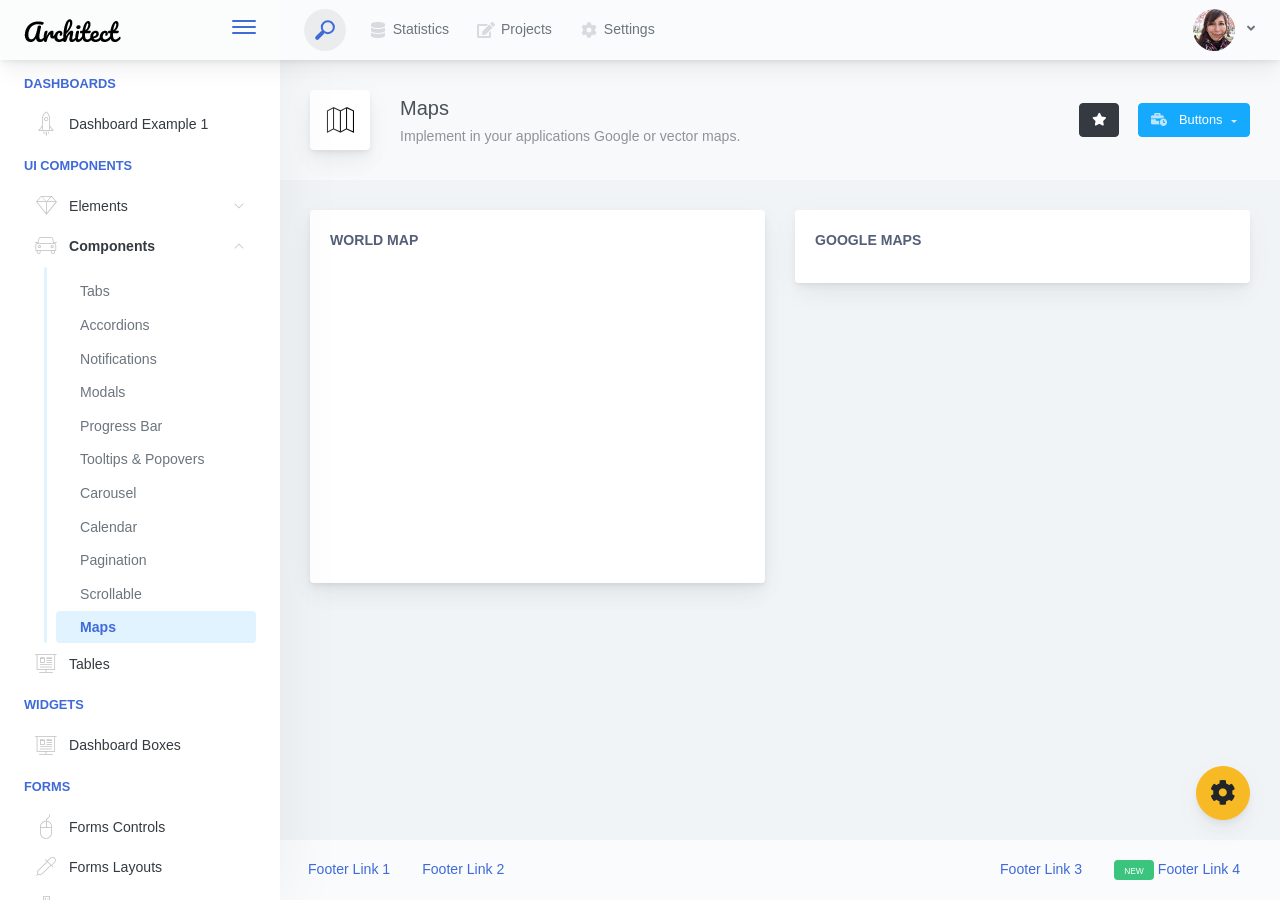
<file: web/theme/components-maps.html>
<!doctype html>
<html lang="en">

<head>
    <meta charset="utf-8">
    <meta http-equiv="X-UA-Compatible" content="IE=edge">
    <meta http-equiv="Content-Language" content="en">
    <meta http-equiv="Content-Type" content="text/html; charset=utf-8"/>
    <title>Maps - Implement in your applications Google or vector maps.</title>
    <meta name="viewport" content="width=device-width, initial-scale=1, maximum-scale=1, user-scalable=no, shrink-to-fit=no" />
    <meta name="description" content="Implement in your applications Google or vector maps.">
    <meta name="msapplication-tap-highlight" content="no">
    <!--
    =========================================================
    * ArchitectUI HTML Theme Dashboard - v1.0.0
    =========================================================
    * Product Page: https://dashboardpack.com
    * Copyright 2019 DashboardPack (https://dashboardpack.com)
    * Licensed under MIT (https://github.com/DashboardPack/architectui-html-theme-free/blob/master/LICENSE)
    =========================================================
    * The above copyright notice and this permission notice shall be included in all copies or substantial portions of the Software.
    -->
<link href="./main.css" rel="stylesheet"></head>
<body>
    <div class="app-container app-theme-white body-tabs-shadow fixed-sidebar fixed-header">
        <div class="app-header header-shadow">
            <div class="app-header__logo">
                <div class="logo-src"></div>
                <div class="header__pane ml-auto">
                    <div>
                        <button type="button" class="hamburger close-sidebar-btn hamburger--elastic" data-class="closed-sidebar">
                            <span class="hamburger-box">
                                <span class="hamburger-inner"></span>
                            </span>
                        </button>
                    </div>
                </div>
            </div>
            <div class="app-header__mobile-menu">
                <div>
                    <button type="button" class="hamburger hamburger--elastic mobile-toggle-nav">
                        <span class="hamburger-box">
                            <span class="hamburger-inner"></span>
                        </span>
                    </button>
                </div>
            </div>
            <div class="app-header__menu">
                <span>
                    <button type="button" class="btn-icon btn-icon-only btn btn-primary btn-sm mobile-toggle-header-nav">
                        <span class="btn-icon-wrapper">
                            <i class="fa fa-ellipsis-v fa-w-6"></i>
                        </span>
                    </button>
                </span>
            </div>    <div class="app-header__content">
                <div class="app-header-left">
                    <div class="search-wrapper">
                        <div class="input-holder">
                            <input type="text" class="search-input" placeholder="Type to search">
                            <button class="search-icon"><span></span></button>
                        </div>
                        <button class="close"></button>
                    </div>
                    <ul class="header-menu nav">
                        <li class="nav-item">
                            <a href="javascript:void(0);" class="nav-link">
                                <i class="nav-link-icon fa fa-database"> </i>
                                Statistics
                            </a>
                        </li>
                        <li class="btn-group nav-item">
                            <a href="javascript:void(0);" class="nav-link">
                                <i class="nav-link-icon fa fa-edit"></i>
                                Projects
                            </a>
                        </li>
                        <li class="dropdown nav-item">
                            <a href="javascript:void(0);" class="nav-link">
                                <i class="nav-link-icon fa fa-cog"></i>
                                Settings
                            </a>
                        </li>
                    </ul>        </div>
                <div class="app-header-right">
                    <div class="header-btn-lg pr-0">
                        <div class="widget-content p-0">
                            <div class="widget-content-wrapper">
                                <div class="widget-content-left">
                                    <div class="btn-group">
                                        <a data-toggle="dropdown" aria-haspopup="true" aria-expanded="false" class="p-0 btn">
                                            <img width="42" class="rounded-circle" src="assets/images/avatars/1.jpg" alt="">
                                            <i class="fa fa-angle-down ml-2 opacity-8"></i>
                                        </a>
                                        <div tabindex="-1" role="menu" aria-hidden="true" class="dropdown-menu dropdown-menu-right">
                                            <button type="button" tabindex="0" class="dropdown-item">User Account</button>
                                            <button type="button" tabindex="0" class="dropdown-item">Settings</button>
                                            <h6 tabindex="-1" class="dropdown-header">Header</h6>
                                            <button type="button" tabindex="0" class="dropdown-item">Actions</button>
                                            <div tabindex="-1" class="dropdown-divider"></div>
                                            <button type="button" tabindex="0" class="dropdown-item">Dividers</button>
                                        </div>
                                    </div>
                                </div>
                                <div class="widget-content-left  ml-3 header-user-info">
                                    <div class="widget-heading">
                                        Alina Mclourd
                                    </div>
                                    <div class="widget-subheading">
                                        VP People Manager
                                    </div>
                                </div>
                                <div class="widget-content-right header-user-info ml-3">
                                    <button type="button" class="btn-shadow p-1 btn btn-primary btn-sm show-toastr-example">
                                        <i class="fa text-white fa-calendar pr-1 pl-1"></i>
                                    </button>
                                </div>
                            </div>
                        </div>
                    </div>        </div>
            </div>
        </div>        <div class="ui-theme-settings">
            <button type="button" id="TooltipDemo" class="btn-open-options btn btn-warning">
                <i class="fa fa-cog fa-w-16 fa-spin fa-2x"></i>
            </button>
            <div class="theme-settings__inner">
                <div class="scrollbar-container">
                    <div class="theme-settings__options-wrapper">
                        <h3 class="themeoptions-heading">Layout Options
                        </h3>
                        <div class="p-3">
                            <ul class="list-group">
                                <li class="list-group-item">
                                    <div class="widget-content p-0">
                                        <div class="widget-content-wrapper">
                                            <div class="widget-content-left mr-3">
                                                <div class="switch has-switch switch-container-class" data-class="fixed-header">
                                                    <div class="switch-animate switch-on">
                                                        <input type="checkbox" checked data-toggle="toggle" data-onstyle="success">
                                                    </div>
                                                </div>
                                            </div>
                                            <div class="widget-content-left">
                                                <div class="widget-heading">Fixed Header
                                                </div>
                                                <div class="widget-subheading">Makes the header top fixed, always visible!
                                                </div>
                                            </div>
                                        </div>
                                    </div>
                                </li>
                                <li class="list-group-item">
                                    <div class="widget-content p-0">
                                        <div class="widget-content-wrapper">
                                            <div class="widget-content-left mr-3">
                                                <div class="switch has-switch switch-container-class" data-class="fixed-sidebar">
                                                    <div class="switch-animate switch-on">
                                                        <input type="checkbox" checked data-toggle="toggle" data-onstyle="success">
                                                    </div>
                                                </div>
                                            </div>
                                            <div class="widget-content-left">
                                                <div class="widget-heading">Fixed Sidebar
                                                </div>
                                                <div class="widget-subheading">Makes the sidebar left fixed, always visible!
                                                </div>
                                            </div>
                                        </div>
                                    </div>
                                </li>
                                <li class="list-group-item">
                                    <div class="widget-content p-0">
                                        <div class="widget-content-wrapper">
                                            <div class="widget-content-left mr-3">
                                                <div class="switch has-switch switch-container-class" data-class="fixed-footer">
                                                    <div class="switch-animate switch-off">
                                                        <input type="checkbox" data-toggle="toggle" data-onstyle="success">
                                                    </div>
                                                </div>
                                            </div>
                                            <div class="widget-content-left">
                                                <div class="widget-heading">Fixed Footer
                                                </div>
                                                <div class="widget-subheading">Makes the app footer bottom fixed, always visible!
                                                </div>
                                            </div>
                                        </div>
                                    </div>
                                </li>
                            </ul>
                        </div>
                        <h3 class="themeoptions-heading">
                            <div>
                                Header Options
                            </div>
                            <button type="button" class="btn-pill btn-shadow btn-wide ml-auto btn btn-focus btn-sm switch-header-cs-class" data-class="">
                                Restore Default
                            </button>
                        </h3>
                        <div class="p-3">
                            <ul class="list-group">
                                <li class="list-group-item">
                                    <h5 class="pb-2">Choose Color Scheme
                                    </h5>
                                    <div class="theme-settings-swatches">
                                        <div class="swatch-holder bg-primary switch-header-cs-class" data-class="bg-primary header-text-light">
                                        </div>
                                        <div class="swatch-holder bg-secondary switch-header-cs-class" data-class="bg-secondary header-text-light">
                                        </div>
                                        <div class="swatch-holder bg-success switch-header-cs-class" data-class="bg-success header-text-dark">
                                        </div>
                                        <div class="swatch-holder bg-info switch-header-cs-class" data-class="bg-info header-text-dark">
                                        </div>
                                        <div class="swatch-holder bg-warning switch-header-cs-class" data-class="bg-warning header-text-dark">
                                        </div>
                                        <div class="swatch-holder bg-danger switch-header-cs-class" data-class="bg-danger header-text-light">
                                        </div>
                                        <div class="swatch-holder bg-light switch-header-cs-class" data-class="bg-light header-text-dark">
                                        </div>
                                        <div class="swatch-holder bg-dark switch-header-cs-class" data-class="bg-dark header-text-light">
                                        </div>
                                        <div class="swatch-holder bg-focus switch-header-cs-class" data-class="bg-focus header-text-light">
                                        </div>
                                        <div class="swatch-holder bg-alternate switch-header-cs-class" data-class="bg-alternate header-text-light">
                                        </div>
                                        <div class="divider">
                                        </div>
                                        <div class="swatch-holder bg-vicious-stance switch-header-cs-class" data-class="bg-vicious-stance header-text-light">
                                        </div>
                                        <div class="swatch-holder bg-midnight-bloom switch-header-cs-class" data-class="bg-midnight-bloom header-text-light">
                                        </div>
                                        <div class="swatch-holder bg-night-sky switch-header-cs-class" data-class="bg-night-sky header-text-light">
                                        </div>
                                        <div class="swatch-holder bg-slick-carbon switch-header-cs-class" data-class="bg-slick-carbon header-text-light">
                                        </div>
                                        <div class="swatch-holder bg-asteroid switch-header-cs-class" data-class="bg-asteroid header-text-light">
                                        </div>
                                        <div class="swatch-holder bg-royal switch-header-cs-class" data-class="bg-royal header-text-light">
                                        </div>
                                        <div class="swatch-holder bg-warm-flame switch-header-cs-class" data-class="bg-warm-flame header-text-dark">
                                        </div>
                                        <div class="swatch-holder bg-night-fade switch-header-cs-class" data-class="bg-night-fade header-text-dark">
                                        </div>
                                        <div class="swatch-holder bg-sunny-morning switch-header-cs-class" data-class="bg-sunny-morning header-text-dark">
                                        </div>
                                        <div class="swatch-holder bg-tempting-azure switch-header-cs-class" data-class="bg-tempting-azure header-text-dark">
                                        </div>
                                        <div class="swatch-holder bg-amy-crisp switch-header-cs-class" data-class="bg-amy-crisp header-text-dark">
                                        </div>
                                        <div class="swatch-holder bg-heavy-rain switch-header-cs-class" data-class="bg-heavy-rain header-text-dark">
                                        </div>
                                        <div class="swatch-holder bg-mean-fruit switch-header-cs-class" data-class="bg-mean-fruit header-text-dark">
                                        </div>
                                        <div class="swatch-holder bg-malibu-beach switch-header-cs-class" data-class="bg-malibu-beach header-text-light">
                                        </div>
                                        <div class="swatch-holder bg-deep-blue switch-header-cs-class" data-class="bg-deep-blue header-text-dark">
                                        </div>
                                        <div class="swatch-holder bg-ripe-malin switch-header-cs-class" data-class="bg-ripe-malin header-text-light">
                                        </div>
                                        <div class="swatch-holder bg-arielle-smile switch-header-cs-class" data-class="bg-arielle-smile header-text-light">
                                        </div>
                                        <div class="swatch-holder bg-plum-plate switch-header-cs-class" data-class="bg-plum-plate header-text-light">
                                        </div>
                                        <div class="swatch-holder bg-happy-fisher switch-header-cs-class" data-class="bg-happy-fisher header-text-dark">
                                        </div>
                                        <div class="swatch-holder bg-happy-itmeo switch-header-cs-class" data-class="bg-happy-itmeo header-text-light">
                                        </div>
                                        <div class="swatch-holder bg-mixed-hopes switch-header-cs-class" data-class="bg-mixed-hopes header-text-light">
                                        </div>
                                        <div class="swatch-holder bg-strong-bliss switch-header-cs-class" data-class="bg-strong-bliss header-text-light">
                                        </div>
                                        <div class="swatch-holder bg-grow-early switch-header-cs-class" data-class="bg-grow-early header-text-light">
                                        </div>
                                        <div class="swatch-holder bg-love-kiss switch-header-cs-class" data-class="bg-love-kiss header-text-light">
                                        </div>
                                        <div class="swatch-holder bg-premium-dark switch-header-cs-class" data-class="bg-premium-dark header-text-light">
                                        </div>
                                        <div class="swatch-holder bg-happy-green switch-header-cs-class" data-class="bg-happy-green header-text-light">
                                        </div>
                                    </div>
                                </li>
                            </ul>
                        </div>
                        <h3 class="themeoptions-heading">
                            <div>Sidebar Options</div>
                            <button type="button" class="btn-pill btn-shadow btn-wide ml-auto btn btn-focus btn-sm switch-sidebar-cs-class" data-class="">
                                Restore Default
                            </button>
                        </h3>
                        <div class="p-3">
                            <ul class="list-group">
                                <li class="list-group-item">
                                    <h5 class="pb-2">Choose Color Scheme
                                    </h5>
                                    <div class="theme-settings-swatches">
                                        <div class="swatch-holder bg-primary switch-sidebar-cs-class" data-class="bg-primary sidebar-text-light">
                                        </div>
                                        <div class="swatch-holder bg-secondary switch-sidebar-cs-class" data-class="bg-secondary sidebar-text-light">
                                        </div>
                                        <div class="swatch-holder bg-success switch-sidebar-cs-class" data-class="bg-success sidebar-text-dark">
                                        </div>
                                        <div class="swatch-holder bg-info switch-sidebar-cs-class" data-class="bg-info sidebar-text-dark">
                                        </div>
                                        <div class="swatch-holder bg-warning switch-sidebar-cs-class" data-class="bg-warning sidebar-text-dark">
                                        </div>
                                        <div class="swatch-holder bg-danger switch-sidebar-cs-class" data-class="bg-danger sidebar-text-light">
                                        </div>
                                        <div class="swatch-holder bg-light switch-sidebar-cs-class" data-class="bg-light sidebar-text-dark">
                                        </div>
                                        <div class="swatch-holder bg-dark switch-sidebar-cs-class" data-class="bg-dark sidebar-text-light">
                                        </div>
                                        <div class="swatch-holder bg-focus switch-sidebar-cs-class" data-class="bg-focus sidebar-text-light">
                                        </div>
                                        <div class="swatch-holder bg-alternate switch-sidebar-cs-class" data-class="bg-alternate sidebar-text-light">
                                        </div>
                                        <div class="divider">
                                        </div>
                                        <div class="swatch-holder bg-vicious-stance switch-sidebar-cs-class" data-class="bg-vicious-stance sidebar-text-light">
                                        </div>
                                        <div class="swatch-holder bg-midnight-bloom switch-sidebar-cs-class" data-class="bg-midnight-bloom sidebar-text-light">
                                        </div>
                                        <div class="swatch-holder bg-night-sky switch-sidebar-cs-class" data-class="bg-night-sky sidebar-text-light">
                                        </div>
                                        <div class="swatch-holder bg-slick-carbon switch-sidebar-cs-class" data-class="bg-slick-carbon sidebar-text-light">
                                        </div>
                                        <div class="swatch-holder bg-asteroid switch-sidebar-cs-class" data-class="bg-asteroid sidebar-text-light">
                                        </div>
                                        <div class="swatch-holder bg-royal switch-sidebar-cs-class" data-class="bg-royal sidebar-text-light">
                                        </div>
                                        <div class="swatch-holder bg-warm-flame switch-sidebar-cs-class" data-class="bg-warm-flame sidebar-text-dark">
                                        </div>
                                        <div class="swatch-holder bg-night-fade switch-sidebar-cs-class" data-class="bg-night-fade sidebar-text-dark">
                                        </div>
                                        <div class="swatch-holder bg-sunny-morning switch-sidebar-cs-class" data-class="bg-sunny-morning sidebar-text-dark">
                                        </div>
                                        <div class="swatch-holder bg-tempting-azure switch-sidebar-cs-class" data-class="bg-tempting-azure sidebar-text-dark">
                                        </div>
                                        <div class="swatch-holder bg-amy-crisp switch-sidebar-cs-class" data-class="bg-amy-crisp sidebar-text-dark">
                                        </div>
                                        <div class="swatch-holder bg-heavy-rain switch-sidebar-cs-class" data-class="bg-heavy-rain sidebar-text-dark">
                                        </div>
                                        <div class="swatch-holder bg-mean-fruit switch-sidebar-cs-class" data-class="bg-mean-fruit sidebar-text-dark">
                                        </div>
                                        <div class="swatch-holder bg-malibu-beach switch-sidebar-cs-class" data-class="bg-malibu-beach sidebar-text-light">
                                        </div>
                                        <div class="swatch-holder bg-deep-blue switch-sidebar-cs-class" data-class="bg-deep-blue sidebar-text-dark">
                                        </div>
                                        <div class="swatch-holder bg-ripe-malin switch-sidebar-cs-class" data-class="bg-ripe-malin sidebar-text-light">
                                        </div>
                                        <div class="swatch-holder bg-arielle-smile switch-sidebar-cs-class" data-class="bg-arielle-smile sidebar-text-light">
                                        </div>
                                        <div class="swatch-holder bg-plum-plate switch-sidebar-cs-class" data-class="bg-plum-plate sidebar-text-light">
                                        </div>
                                        <div class="swatch-holder bg-happy-fisher switch-sidebar-cs-class" data-class="bg-happy-fisher sidebar-text-dark">
                                        </div>
                                        <div class="swatch-holder bg-happy-itmeo switch-sidebar-cs-class" data-class="bg-happy-itmeo sidebar-text-light">
                                        </div>
                                        <div class="swatch-holder bg-mixed-hopes switch-sidebar-cs-class" data-class="bg-mixed-hopes sidebar-text-light">
                                        </div>
                                        <div class="swatch-holder bg-strong-bliss switch-sidebar-cs-class" data-class="bg-strong-bliss sidebar-text-light">
                                        </div>
                                        <div class="swatch-holder bg-grow-early switch-sidebar-cs-class" data-class="bg-grow-early sidebar-text-light">
                                        </div>
                                        <div class="swatch-holder bg-love-kiss switch-sidebar-cs-class" data-class="bg-love-kiss sidebar-text-light">
                                        </div>
                                        <div class="swatch-holder bg-premium-dark switch-sidebar-cs-class" data-class="bg-premium-dark sidebar-text-light">
                                        </div>
                                        <div class="swatch-holder bg-happy-green switch-sidebar-cs-class" data-class="bg-happy-green sidebar-text-light">
                                        </div>
                                    </div>
                                </li>
                            </ul>
                        </div>
                        <h3 class="themeoptions-heading">
                            <div>Main Content Options</div>
                            <button type="button" class="btn-pill btn-shadow btn-wide ml-auto active btn btn-focus btn-sm">Restore Default
                            </button>
                        </h3>
                        <div class="p-3">
                            <ul class="list-group">
                                <li class="list-group-item">
                                    <h5 class="pb-2">Page Section Tabs
                                    </h5>
                                    <div class="theme-settings-swatches">
                                        <div role="group" class="mt-2 btn-group">
                                            <button type="button" class="btn-wide btn-shadow btn-primary btn btn-secondary switch-theme-class" data-class="body-tabs-line">
                                                Line
                                            </button>
                                            <button type="button" class="btn-wide btn-shadow btn-primary active btn btn-secondary switch-theme-class" data-class="body-tabs-shadow">
                                                Shadow
                                            </button>
                                        </div>
                                    </div>
                                </li>
                            </ul>
                        </div>
                    </div>
                </div>
            </div>
        </div>        <div class="app-main">
                <div class="app-sidebar sidebar-shadow">
                    <div class="app-header__logo">
                        <div class="logo-src"></div>
                        <div class="header__pane ml-auto">
                            <div>
                                <button type="button" class="hamburger close-sidebar-btn hamburger--elastic" data-class="closed-sidebar">
                                    <span class="hamburger-box">
                                        <span class="hamburger-inner"></span>
                                    </span>
                                </button>
                            </div>
                        </div>
                    </div>
                    <div class="app-header__mobile-menu">
                        <div>
                            <button type="button" class="hamburger hamburger--elastic mobile-toggle-nav">
                                <span class="hamburger-box">
                                    <span class="hamburger-inner"></span>
                                </span>
                            </button>
                        </div>
                    </div>
                    <div class="app-header__menu">
                        <span>
                            <button type="button" class="btn-icon btn-icon-only btn btn-primary btn-sm mobile-toggle-header-nav">
                                <span class="btn-icon-wrapper">
                                    <i class="fa fa-ellipsis-v fa-w-6"></i>
                                </span>
                            </button>
                        </span>
                    </div>    <div class="scrollbar-sidebar">
                        <div class="app-sidebar__inner">
                            <ul class="vertical-nav-menu">
                                <li class="app-sidebar__heading">Dashboards</li>
                                <li>
                                    <a href="index.html">
                                        <i class="metismenu-icon pe-7s-rocket"></i>
                                        Dashboard Example 1
                                    </a>
                                </li>
                                <li class="app-sidebar__heading">UI Components</li>
                                <li
                                    
                                    
                                    
                                    
                                    
                                    
                                    
                                    
                                >
                                    <a href="#">
                                        <i class="metismenu-icon pe-7s-diamond"></i>
                                        Elements
                                        <i class="metismenu-state-icon pe-7s-angle-down caret-left"></i>
                                    </a>
                                    <ul
                                        
                                        
                                        
                                        
                                        
                                        
                                        
                                        
                                    >
                                        <li>
                                            <a href="elements-buttons-standard.html">
                                                <i class="metismenu-icon"></i>
                                                Buttons
                                            </a>
                                        </li>
                                        <li>
                                            <a href="elements-dropdowns.html">
                                                <i class="metismenu-icon">
                                                </i>Dropdowns
                                            </a>
                                        </li>
                                        <li>
                                            <a href="elements-icons.html">
                                                <i class="metismenu-icon">
                                                </i>Icons
                                            </a>
                                        </li>
                                        <li>
                                            <a href="elements-badges-labels.html">
                                                <i class="metismenu-icon">
                                                </i>Badges
                                            </a>
                                        </li>
                                        <li>
                                            <a href="elements-cards.html">
                                                <i class="metismenu-icon">
                                                </i>Cards
                                            </a>
                                        </li>
                                        <li>
                                            <a href="elements-list-group.html">
                                                <i class="metismenu-icon">
                                                </i>List Groups
                                            </a>
                                        </li>
                                        <li>
                                            <a href="elements-navigation.html">
                                                <i class="metismenu-icon">
                                                </i>Navigation Menus
                                            </a>
                                        </li>
                                        <li>
                                            <a href="elements-utilities.html">
                                                <i class="metismenu-icon">
                                                </i>Utilities
                                            </a>
                                        </li>
                                    </ul>
                                </li>
                                <li
                                    
                                    
                                    
                                    
                                    
                                    
                                    
                                    
                                    
                                    
                                     class="mm-active"
                                >
                                    <a href="#">
                                        <i class="metismenu-icon pe-7s-car"></i>
                                        Components
                                        <i class="metismenu-state-icon pe-7s-angle-down caret-left"></i>
                                    </a>
                                    <ul
                                        
                                        
                                        
                                        
                                        
                                        
                                        
                                        
                                        
                                        
                                         class="mm-show"
                                    >
                                        <li>
                                            <a href="components-tabs.html">
                                                <i class="metismenu-icon">
                                                </i>Tabs
                                            </a>
                                        </li>
                                        <li>
                                            <a href="components-accordions.html">
                                                <i class="metismenu-icon">
                                                </i>Accordions
                                            </a>
                                        </li>
                                        <li>
                                            <a href="components-notifications.html">
                                                <i class="metismenu-icon">
                                                </i>Notifications
                                            </a>
                                        </li>
                                        <li>
                                            <a href="components-modals.html">
                                                <i class="metismenu-icon">
                                                </i>Modals
                                            </a>
                                        </li>
                                        <li>
                                            <a href="components-progress-bar.html">
                                                <i class="metismenu-icon">
                                                </i>Progress Bar
                                            </a>
                                        </li>
                                        <li>
                                            <a href="components-tooltips-popovers.html">
                                                <i class="metismenu-icon">
                                                </i>Tooltips &amp; Popovers
                                            </a>
                                        </li>
                                        <li>
                                            <a href="components-carousel.html">
                                                <i class="metismenu-icon">
                                                </i>Carousel
                                            </a>
                                        </li>
                                        <li>
                                            <a href="components-calendar.html">
                                                <i class="metismenu-icon">
                                                </i>Calendar
                                            </a>
                                        </li>
                                        <li>
                                            <a href="components-pagination.html">
                                                <i class="metismenu-icon">
                                                </i>Pagination
                                            </a>
                                        </li>
                                        <li>
                                            <a href="components-scrollable-elements.html">
                                                <i class="metismenu-icon">
                                                </i>Scrollable
                                            </a>
                                        </li>
                                        <li>
                                            <a href="components-maps.html" class="mm-active">
                                                <i class="metismenu-icon">
                                                </i>Maps
                                            </a>
                                        </li>
                                    </ul>
                                </li>
                                <li  >
                                    <a href="tables-regular.html">
                                        <i class="metismenu-icon pe-7s-display2"></i>
                                        Tables
                                    </a>
                                </li>
                                <li class="app-sidebar__heading">Widgets</li>
                                <li>
                                    <a href="dashboard-boxes.html">
                                        <i class="metismenu-icon pe-7s-display2"></i>
                                        Dashboard Boxes
                                    </a>
                                </li>
                                <li class="app-sidebar__heading">Forms</li>
                                <li>
                                    <a href="forms-controls.html">
                                        <i class="metismenu-icon pe-7s-mouse">
                                        </i>Forms Controls
                                    </a>
                                </li>
                                <li>
                                    <a href="forms-layouts.html">
                                        <i class="metismenu-icon pe-7s-eyedropper">
                                        </i>Forms Layouts
                                    </a>
                                </li>
                                <li>
                                    <a href="forms-validation.html">
                                        <i class="metismenu-icon pe-7s-pendrive">
                                        </i>Forms Validation
                                    </a>
                                </li>
                                <li class="app-sidebar__heading">Charts</li>
                                <li>
                                    <a href="charts-chartjs.html">
                                        <i class="metismenu-icon pe-7s-graph2">
                                        </i>ChartJS
                                    </a>
                                </li>
                                <li class="app-sidebar__heading">PRO Version</li>
                                <li>
                                    <a href="https://dashboardpack.com/theme-details/architectui-dashboard-html-pro/" target="_blank">
                                        <i class="metismenu-icon pe-7s-graph2">
                                        </i>
                                        Upgrade to PRO
                                    </a>
                                </li>
                            </ul>
                        </div>
                    </div>
                </div>    <div class="app-main__outer">
                    <div class="app-main__inner">
                        <div class="app-page-title">
                            <div class="page-title-wrapper">
                                <div class="page-title-heading">
                                    <div class="page-title-icon">
                                        <i class="pe-7s-map icon-gradient bg-premium-dark">
                                        </i>
                                    </div>
                                    <div>Maps
                                        <div class="page-title-subheading">Implement in your applications Google or vector maps.
                                        </div>
                                    </div>
                                </div>
                                <div class="page-title-actions">
                                    <button type="button" data-toggle="tooltip" title="Example Tooltip" data-placement="bottom" class="btn-shadow mr-3 btn btn-dark">
                                        <i class="fa fa-star"></i>
                                    </button>
                                    <div class="d-inline-block dropdown">
                                        <button type="button" data-toggle="dropdown" aria-haspopup="true" aria-expanded="false" class="btn-shadow dropdown-toggle btn btn-info">
                                            <span class="btn-icon-wrapper pr-2 opacity-7">
                                                <i class="fa fa-business-time fa-w-20"></i>
                                            </span>
                                            Buttons
                                        </button>
                                        <div tabindex="-1" role="menu" aria-hidden="true" class="dropdown-menu dropdown-menu-right">
                                            <ul class="nav flex-column">
                                                <li class="nav-item">
                                                    <a href="javascript:void(0);" class="nav-link">
                                                        <i class="nav-link-icon lnr-inbox"></i>
                                                        <span>
                                                            Inbox
                                                        </span>
                                                        <div class="ml-auto badge badge-pill badge-secondary">86</div>
                                                    </a>
                                                </li>
                                                <li class="nav-item">
                                                    <a href="javascript:void(0);" class="nav-link">
                                                        <i class="nav-link-icon lnr-book"></i>
                                                        <span>
                                                            Book
                                                        </span>
                                                        <div class="ml-auto badge badge-pill badge-danger">5</div>
                                                    </a>
                                                </li>
                                                <li class="nav-item">
                                                    <a href="javascript:void(0);" class="nav-link">
                                                        <i class="nav-link-icon lnr-picture"></i>
                                                        <span>
                                                            Picture
                                                        </span>
                                                    </a>
                                                </li>
                                                <li class="nav-item">
                                                    <a disabled href="javascript:void(0);" class="nav-link disabled">
                                                        <i class="nav-link-icon lnr-file-empty"></i>
                                                        <span>
                                                            File Disabled
                                                        </span>
                                                    </a>
                                                </li>
                                            </ul>
                                        </div>
                                    </div>
                                </div>    </div>
                        </div>            <div class="row">
                            <div class="col-md-6">
                                <div class="main-card mb-3 card">
                                    <div class="card-body">
                                        <div class="card-title">World Map</div>
                                        <div id="world-map-gdp" style="width: 100%; height: 300px;"></div>
                                    </div>
                                </div>
                            </div>
                            <div class="col-md-6">
                                <div class="main-card mb-3 card">
                                    <div class="card-body">
                                        <div class="card-title">Google Maps</div>
                                        <div id="gmap-example"></div>
                                    </div>
                                </div>
                            </div>
                        </div>
                    </div>
                    <div class="app-wrapper-footer">
                        <div class="app-footer">
                            <div class="app-footer__inner">
                                <div class="app-footer-left">
                                    <ul class="nav">
                                        <li class="nav-item">
                                            <a href="javascript:void(0);" class="nav-link">
                                                Footer Link 1
                                            </a>
                                        </li>
                                        <li class="nav-item">
                                            <a href="javascript:void(0);" class="nav-link">
                                                Footer Link 2
                                            </a>
                                        </li>
                                    </ul>
                                </div>
                                <div class="app-footer-right">
                                    <ul class="nav">
                                        <li class="nav-item">
                                            <a href="javascript:void(0);" class="nav-link">
                                                Footer Link 3
                                            </a>
                                        </li>
                                        <li class="nav-item">
                                            <a href="javascript:void(0);" class="nav-link">
                                                <div class="badge badge-success mr-1 ml-0">
                                                    <small>NEW</small>
                                                </div>
                                                Footer Link 4
                                            </a>
                                        </li>
                                    </ul>
                                </div>
                            </div>
                        </div>
                    </div>    </div>
                <script src="http://maps.google.com/maps/api/js?sensor=true"></script>
        </div>
    </div>
<script type="text/javascript" src="./assets/scripts/main.js"></script></body>
</html>
</file>
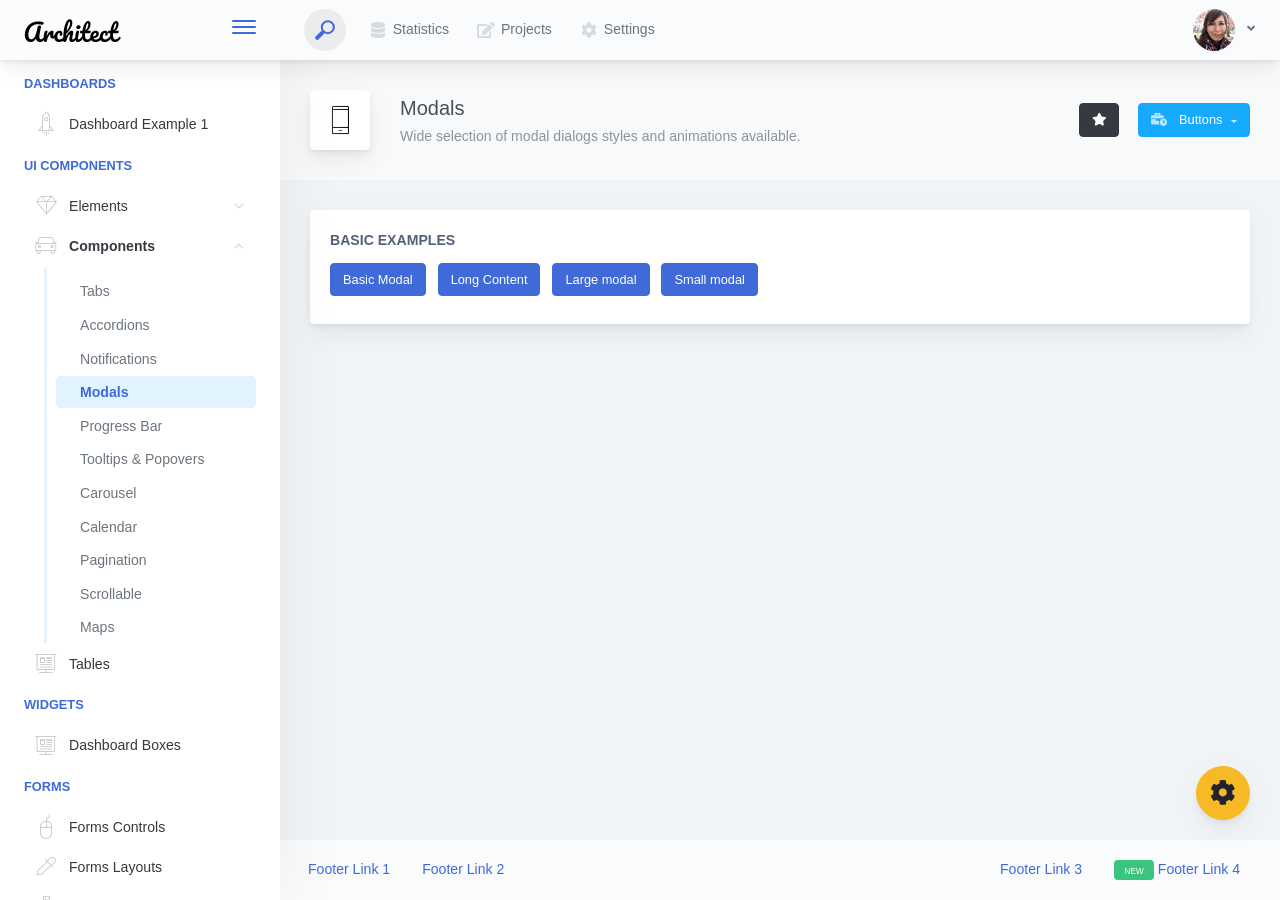
<file: web/theme/components-modals.html>
<!doctype html>
<html lang="en">

<head>
    <meta charset="utf-8">
    <meta http-equiv="X-UA-Compatible" content="IE=edge">
    <meta http-equiv="Content-Language" content="en">
    <meta http-equiv="Content-Type" content="text/html; charset=utf-8"/>
    <title>Modals - Wide selection of modal dialogs styles and animations available.</title>
    <meta name="viewport" content="width=device-width, initial-scale=1, maximum-scale=1, user-scalable=no, shrink-to-fit=no" />
    <meta name="description" content="Wide selection of modal dialogs styles and animations available.">
    <meta name="msapplication-tap-highlight" content="no">
    <!--
    =========================================================
    * ArchitectUI HTML Theme Dashboard - v1.0.0
    =========================================================
    * Product Page: https://dashboardpack.com
    * Copyright 2019 DashboardPack (https://dashboardpack.com)
    * Licensed under MIT (https://github.com/DashboardPack/architectui-html-theme-free/blob/master/LICENSE)
    =========================================================
    * The above copyright notice and this permission notice shall be included in all copies or substantial portions of the Software.
    -->
<link href="./main.css" rel="stylesheet"></head>
<body>
    <div class="app-container app-theme-white body-tabs-shadow fixed-sidebar fixed-header">
        <div class="app-header header-shadow">
            <div class="app-header__logo">
                <div class="logo-src"></div>
                <div class="header__pane ml-auto">
                    <div>
                        <button type="button" class="hamburger close-sidebar-btn hamburger--elastic" data-class="closed-sidebar">
                            <span class="hamburger-box">
                                <span class="hamburger-inner"></span>
                            </span>
                        </button>
                    </div>
                </div>
            </div>
            <div class="app-header__mobile-menu">
                <div>
                    <button type="button" class="hamburger hamburger--elastic mobile-toggle-nav">
                        <span class="hamburger-box">
                            <span class="hamburger-inner"></span>
                        </span>
                    </button>
                </div>
            </div>
            <div class="app-header__menu">
                <span>
                    <button type="button" class="btn-icon btn-icon-only btn btn-primary btn-sm mobile-toggle-header-nav">
                        <span class="btn-icon-wrapper">
                            <i class="fa fa-ellipsis-v fa-w-6"></i>
                        </span>
                    </button>
                </span>
            </div>    <div class="app-header__content">
                <div class="app-header-left">
                    <div class="search-wrapper">
                        <div class="input-holder">
                            <input type="text" class="search-input" placeholder="Type to search">
                            <button class="search-icon"><span></span></button>
                        </div>
                        <button class="close"></button>
                    </div>
                    <ul class="header-menu nav">
                        <li class="nav-item">
                            <a href="javascript:void(0);" class="nav-link">
                                <i class="nav-link-icon fa fa-database"> </i>
                                Statistics
                            </a>
                        </li>
                        <li class="btn-group nav-item">
                            <a href="javascript:void(0);" class="nav-link">
                                <i class="nav-link-icon fa fa-edit"></i>
                                Projects
                            </a>
                        </li>
                        <li class="dropdown nav-item">
                            <a href="javascript:void(0);" class="nav-link">
                                <i class="nav-link-icon fa fa-cog"></i>
                                Settings
                            </a>
                        </li>
                    </ul>        </div>
                <div class="app-header-right">
                    <div class="header-btn-lg pr-0">
                        <div class="widget-content p-0">
                            <div class="widget-content-wrapper">
                                <div class="widget-content-left">
                                    <div class="btn-group">
                                        <a data-toggle="dropdown" aria-haspopup="true" aria-expanded="false" class="p-0 btn">
                                            <img width="42" class="rounded-circle" src="assets/images/avatars/1.jpg" alt="">
                                            <i class="fa fa-angle-down ml-2 opacity-8"></i>
                                        </a>
                                        <div tabindex="-1" role="menu" aria-hidden="true" class="dropdown-menu dropdown-menu-right">
                                            <button type="button" tabindex="0" class="dropdown-item">User Account</button>
                                            <button type="button" tabindex="0" class="dropdown-item">Settings</button>
                                            <h6 tabindex="-1" class="dropdown-header">Header</h6>
                                            <button type="button" tabindex="0" class="dropdown-item">Actions</button>
                                            <div tabindex="-1" class="dropdown-divider"></div>
                                            <button type="button" tabindex="0" class="dropdown-item">Dividers</button>
                                        </div>
                                    </div>
                                </div>
                                <div class="widget-content-left  ml-3 header-user-info">
                                    <div class="widget-heading">
                                        Alina Mclourd
                                    </div>
                                    <div class="widget-subheading">
                                        VP People Manager
                                    </div>
                                </div>
                                <div class="widget-content-right header-user-info ml-3">
                                    <button type="button" class="btn-shadow p-1 btn btn-primary btn-sm show-toastr-example">
                                        <i class="fa text-white fa-calendar pr-1 pl-1"></i>
                                    </button>
                                </div>
                            </div>
                        </div>
                    </div>        </div>
            </div>
        </div>        <div class="ui-theme-settings">
            <button type="button" id="TooltipDemo" class="btn-open-options btn btn-warning">
                <i class="fa fa-cog fa-w-16 fa-spin fa-2x"></i>
            </button>
            <div class="theme-settings__inner">
                <div class="scrollbar-container">
                    <div class="theme-settings__options-wrapper">
                        <h3 class="themeoptions-heading">Layout Options
                        </h3>
                        <div class="p-3">
                            <ul class="list-group">
                                <li class="list-group-item">
                                    <div class="widget-content p-0">
                                        <div class="widget-content-wrapper">
                                            <div class="widget-content-left mr-3">
                                                <div class="switch has-switch switch-container-class" data-class="fixed-header">
                                                    <div class="switch-animate switch-on">
                                                        <input type="checkbox" checked data-toggle="toggle" data-onstyle="success">
                                                    </div>
                                                </div>
                                            </div>
                                            <div class="widget-content-left">
                                                <div class="widget-heading">Fixed Header
                                                </div>
                                                <div class="widget-subheading">Makes the header top fixed, always visible!
                                                </div>
                                            </div>
                                        </div>
                                    </div>
                                </li>
                                <li class="list-group-item">
                                    <div class="widget-content p-0">
                                        <div class="widget-content-wrapper">
                                            <div class="widget-content-left mr-3">
                                                <div class="switch has-switch switch-container-class" data-class="fixed-sidebar">
                                                    <div class="switch-animate switch-on">
                                                        <input type="checkbox" checked data-toggle="toggle" data-onstyle="success">
                                                    </div>
                                                </div>
                                            </div>
                                            <div class="widget-content-left">
                                                <div class="widget-heading">Fixed Sidebar
                                                </div>
                                                <div class="widget-subheading">Makes the sidebar left fixed, always visible!
                                                </div>
                                            </div>
                                        </div>
                                    </div>
                                </li>
                                <li class="list-group-item">
                                    <div class="widget-content p-0">
                                        <div class="widget-content-wrapper">
                                            <div class="widget-content-left mr-3">
                                                <div class="switch has-switch switch-container-class" data-class="fixed-footer">
                                                    <div class="switch-animate switch-off">
                                                        <input type="checkbox" data-toggle="toggle" data-onstyle="success">
                                                    </div>
                                                </div>
                                            </div>
                                            <div class="widget-content-left">
                                                <div class="widget-heading">Fixed Footer
                                                </div>
                                                <div class="widget-subheading">Makes the app footer bottom fixed, always visible!
                                                </div>
                                            </div>
                                        </div>
                                    </div>
                                </li>
                            </ul>
                        </div>
                        <h3 class="themeoptions-heading">
                            <div>
                                Header Options
                            </div>
                            <button type="button" class="btn-pill btn-shadow btn-wide ml-auto btn btn-focus btn-sm switch-header-cs-class" data-class="">
                                Restore Default
                            </button>
                        </h3>
                        <div class="p-3">
                            <ul class="list-group">
                                <li class="list-group-item">
                                    <h5 class="pb-2">Choose Color Scheme
                                    </h5>
                                    <div class="theme-settings-swatches">
                                        <div class="swatch-holder bg-primary switch-header-cs-class" data-class="bg-primary header-text-light">
                                        </div>
                                        <div class="swatch-holder bg-secondary switch-header-cs-class" data-class="bg-secondary header-text-light">
                                        </div>
                                        <div class="swatch-holder bg-success switch-header-cs-class" data-class="bg-success header-text-dark">
                                        </div>
                                        <div class="swatch-holder bg-info switch-header-cs-class" data-class="bg-info header-text-dark">
                                        </div>
                                        <div class="swatch-holder bg-warning switch-header-cs-class" data-class="bg-warning header-text-dark">
                                        </div>
                                        <div class="swatch-holder bg-danger switch-header-cs-class" data-class="bg-danger header-text-light">
                                        </div>
                                        <div class="swatch-holder bg-light switch-header-cs-class" data-class="bg-light header-text-dark">
                                        </div>
                                        <div class="swatch-holder bg-dark switch-header-cs-class" data-class="bg-dark header-text-light">
                                        </div>
                                        <div class="swatch-holder bg-focus switch-header-cs-class" data-class="bg-focus header-text-light">
                                        </div>
                                        <div class="swatch-holder bg-alternate switch-header-cs-class" data-class="bg-alternate header-text-light">
                                        </div>
                                        <div class="divider">
                                        </div>
                                        <div class="swatch-holder bg-vicious-stance switch-header-cs-class" data-class="bg-vicious-stance header-text-light">
                                        </div>
                                        <div class="swatch-holder bg-midnight-bloom switch-header-cs-class" data-class="bg-midnight-bloom header-text-light">
                                        </div>
                                        <div class="swatch-holder bg-night-sky switch-header-cs-class" data-class="bg-night-sky header-text-light">
                                        </div>
                                        <div class="swatch-holder bg-slick-carbon switch-header-cs-class" data-class="bg-slick-carbon header-text-light">
                                        </div>
                                        <div class="swatch-holder bg-asteroid switch-header-cs-class" data-class="bg-asteroid header-text-light">
                                        </div>
                                        <div class="swatch-holder bg-royal switch-header-cs-class" data-class="bg-royal header-text-light">
                                        </div>
                                        <div class="swatch-holder bg-warm-flame switch-header-cs-class" data-class="bg-warm-flame header-text-dark">
                                        </div>
                                        <div class="swatch-holder bg-night-fade switch-header-cs-class" data-class="bg-night-fade header-text-dark">
                                        </div>
                                        <div class="swatch-holder bg-sunny-morning switch-header-cs-class" data-class="bg-sunny-morning header-text-dark">
                                        </div>
                                        <div class="swatch-holder bg-tempting-azure switch-header-cs-class" data-class="bg-tempting-azure header-text-dark">
                                        </div>
                                        <div class="swatch-holder bg-amy-crisp switch-header-cs-class" data-class="bg-amy-crisp header-text-dark">
                                        </div>
                                        <div class="swatch-holder bg-heavy-rain switch-header-cs-class" data-class="bg-heavy-rain header-text-dark">
                                        </div>
                                        <div class="swatch-holder bg-mean-fruit switch-header-cs-class" data-class="bg-mean-fruit header-text-dark">
                                        </div>
                                        <div class="swatch-holder bg-malibu-beach switch-header-cs-class" data-class="bg-malibu-beach header-text-light">
                                        </div>
                                        <div class="swatch-holder bg-deep-blue switch-header-cs-class" data-class="bg-deep-blue header-text-dark">
                                        </div>
                                        <div class="swatch-holder bg-ripe-malin switch-header-cs-class" data-class="bg-ripe-malin header-text-light">
                                        </div>
                                        <div class="swatch-holder bg-arielle-smile switch-header-cs-class" data-class="bg-arielle-smile header-text-light">
                                        </div>
                                        <div class="swatch-holder bg-plum-plate switch-header-cs-class" data-class="bg-plum-plate header-text-light">
                                        </div>
                                        <div class="swatch-holder bg-happy-fisher switch-header-cs-class" data-class="bg-happy-fisher header-text-dark">
                                        </div>
                                        <div class="swatch-holder bg-happy-itmeo switch-header-cs-class" data-class="bg-happy-itmeo header-text-light">
                                        </div>
                                        <div class="swatch-holder bg-mixed-hopes switch-header-cs-class" data-class="bg-mixed-hopes header-text-light">
                                        </div>
                                        <div class="swatch-holder bg-strong-bliss switch-header-cs-class" data-class="bg-strong-bliss header-text-light">
                                        </div>
                                        <div class="swatch-holder bg-grow-early switch-header-cs-class" data-class="bg-grow-early header-text-light">
                                        </div>
                                        <div class="swatch-holder bg-love-kiss switch-header-cs-class" data-class="bg-love-kiss header-text-light">
                                        </div>
                                        <div class="swatch-holder bg-premium-dark switch-header-cs-class" data-class="bg-premium-dark header-text-light">
                                        </div>
                                        <div class="swatch-holder bg-happy-green switch-header-cs-class" data-class="bg-happy-green header-text-light">
                                        </div>
                                    </div>
                                </li>
                            </ul>
                        </div>
                        <h3 class="themeoptions-heading">
                            <div>Sidebar Options</div>
                            <button type="button" class="btn-pill btn-shadow btn-wide ml-auto btn btn-focus btn-sm switch-sidebar-cs-class" data-class="">
                                Restore Default
                            </button>
                        </h3>
                        <div class="p-3">
                            <ul class="list-group">
                                <li class="list-group-item">
                                    <h5 class="pb-2">Choose Color Scheme
                                    </h5>
                                    <div class="theme-settings-swatches">
                                        <div class="swatch-holder bg-primary switch-sidebar-cs-class" data-class="bg-primary sidebar-text-light">
                                        </div>
                                        <div class="swatch-holder bg-secondary switch-sidebar-cs-class" data-class="bg-secondary sidebar-text-light">
                                        </div>
                                        <div class="swatch-holder bg-success switch-sidebar-cs-class" data-class="bg-success sidebar-text-dark">
                                        </div>
                                        <div class="swatch-holder bg-info switch-sidebar-cs-class" data-class="bg-info sidebar-text-dark">
                                        </div>
                                        <div class="swatch-holder bg-warning switch-sidebar-cs-class" data-class="bg-warning sidebar-text-dark">
                                        </div>
                                        <div class="swatch-holder bg-danger switch-sidebar-cs-class" data-class="bg-danger sidebar-text-light">
                                        </div>
                                        <div class="swatch-holder bg-light switch-sidebar-cs-class" data-class="bg-light sidebar-text-dark">
                                        </div>
                                        <div class="swatch-holder bg-dark switch-sidebar-cs-class" data-class="bg-dark sidebar-text-light">
                                        </div>
                                        <div class="swatch-holder bg-focus switch-sidebar-cs-class" data-class="bg-focus sidebar-text-light">
                                        </div>
                                        <div class="swatch-holder bg-alternate switch-sidebar-cs-class" data-class="bg-alternate sidebar-text-light">
                                        </div>
                                        <div class="divider">
                                        </div>
                                        <div class="swatch-holder bg-vicious-stance switch-sidebar-cs-class" data-class="bg-vicious-stance sidebar-text-light">
                                        </div>
                                        <div class="swatch-holder bg-midnight-bloom switch-sidebar-cs-class" data-class="bg-midnight-bloom sidebar-text-light">
                                        </div>
                                        <div class="swatch-holder bg-night-sky switch-sidebar-cs-class" data-class="bg-night-sky sidebar-text-light">
                                        </div>
                                        <div class="swatch-holder bg-slick-carbon switch-sidebar-cs-class" data-class="bg-slick-carbon sidebar-text-light">
                                        </div>
                                        <div class="swatch-holder bg-asteroid switch-sidebar-cs-class" data-class="bg-asteroid sidebar-text-light">
                                        </div>
                                        <div class="swatch-holder bg-royal switch-sidebar-cs-class" data-class="bg-royal sidebar-text-light">
                                        </div>
                                        <div class="swatch-holder bg-warm-flame switch-sidebar-cs-class" data-class="bg-warm-flame sidebar-text-dark">
                                        </div>
                                        <div class="swatch-holder bg-night-fade switch-sidebar-cs-class" data-class="bg-night-fade sidebar-text-dark">
                                        </div>
                                        <div class="swatch-holder bg-sunny-morning switch-sidebar-cs-class" data-class="bg-sunny-morning sidebar-text-dark">
                                        </div>
                                        <div class="swatch-holder bg-tempting-azure switch-sidebar-cs-class" data-class="bg-tempting-azure sidebar-text-dark">
                                        </div>
                                        <div class="swatch-holder bg-amy-crisp switch-sidebar-cs-class" data-class="bg-amy-crisp sidebar-text-dark">
                                        </div>
                                        <div class="swatch-holder bg-heavy-rain switch-sidebar-cs-class" data-class="bg-heavy-rain sidebar-text-dark">
                                        </div>
                                        <div class="swatch-holder bg-mean-fruit switch-sidebar-cs-class" data-class="bg-mean-fruit sidebar-text-dark">
                                        </div>
                                        <div class="swatch-holder bg-malibu-beach switch-sidebar-cs-class" data-class="bg-malibu-beach sidebar-text-light">
                                        </div>
                                        <div class="swatch-holder bg-deep-blue switch-sidebar-cs-class" data-class="bg-deep-blue sidebar-text-dark">
                                        </div>
                                        <div class="swatch-holder bg-ripe-malin switch-sidebar-cs-class" data-class="bg-ripe-malin sidebar-text-light">
                                        </div>
                                        <div class="swatch-holder bg-arielle-smile switch-sidebar-cs-class" data-class="bg-arielle-smile sidebar-text-light">
                                        </div>
                                        <div class="swatch-holder bg-plum-plate switch-sidebar-cs-class" data-class="bg-plum-plate sidebar-text-light">
                                        </div>
                                        <div class="swatch-holder bg-happy-fisher switch-sidebar-cs-class" data-class="bg-happy-fisher sidebar-text-dark">
                                        </div>
                                        <div class="swatch-holder bg-happy-itmeo switch-sidebar-cs-class" data-class="bg-happy-itmeo sidebar-text-light">
                                        </div>
                                        <div class="swatch-holder bg-mixed-hopes switch-sidebar-cs-class" data-class="bg-mixed-hopes sidebar-text-light">
                                        </div>
                                        <div class="swatch-holder bg-strong-bliss switch-sidebar-cs-class" data-class="bg-strong-bliss sidebar-text-light">
                                        </div>
                                        <div class="swatch-holder bg-grow-early switch-sidebar-cs-class" data-class="bg-grow-early sidebar-text-light">
                                        </div>
                                        <div class="swatch-holder bg-love-kiss switch-sidebar-cs-class" data-class="bg-love-kiss sidebar-text-light">
                                        </div>
                                        <div class="swatch-holder bg-premium-dark switch-sidebar-cs-class" data-class="bg-premium-dark sidebar-text-light">
                                        </div>
                                        <div class="swatch-holder bg-happy-green switch-sidebar-cs-class" data-class="bg-happy-green sidebar-text-light">
                                        </div>
                                    </div>
                                </li>
                            </ul>
                        </div>
                        <h3 class="themeoptions-heading">
                            <div>Main Content Options</div>
                            <button type="button" class="btn-pill btn-shadow btn-wide ml-auto active btn btn-focus btn-sm">Restore Default
                            </button>
                        </h3>
                        <div class="p-3">
                            <ul class="list-group">
                                <li class="list-group-item">
                                    <h5 class="pb-2">Page Section Tabs
                                    </h5>
                                    <div class="theme-settings-swatches">
                                        <div role="group" class="mt-2 btn-group">
                                            <button type="button" class="btn-wide btn-shadow btn-primary btn btn-secondary switch-theme-class" data-class="body-tabs-line">
                                                Line
                                            </button>
                                            <button type="button" class="btn-wide btn-shadow btn-primary active btn btn-secondary switch-theme-class" data-class="body-tabs-shadow">
                                                Shadow
                                            </button>
                                        </div>
                                    </div>
                                </li>
                            </ul>
                        </div>
                    </div>
                </div>
            </div>
        </div>        <div class="app-main">
                <div class="app-sidebar sidebar-shadow">
                    <div class="app-header__logo">
                        <div class="logo-src"></div>
                        <div class="header__pane ml-auto">
                            <div>
                                <button type="button" class="hamburger close-sidebar-btn hamburger--elastic" data-class="closed-sidebar">
                                    <span class="hamburger-box">
                                        <span class="hamburger-inner"></span>
                                    </span>
                                </button>
                            </div>
                        </div>
                    </div>
                    <div class="app-header__mobile-menu">
                        <div>
                            <button type="button" class="hamburger hamburger--elastic mobile-toggle-nav">
                                <span class="hamburger-box">
                                    <span class="hamburger-inner"></span>
                                </span>
                            </button>
                        </div>
                    </div>
                    <div class="app-header__menu">
                        <span>
                            <button type="button" class="btn-icon btn-icon-only btn btn-primary btn-sm mobile-toggle-header-nav">
                                <span class="btn-icon-wrapper">
                                    <i class="fa fa-ellipsis-v fa-w-6"></i>
                                </span>
                            </button>
                        </span>
                    </div>    <div class="scrollbar-sidebar">
                        <div class="app-sidebar__inner">
                            <ul class="vertical-nav-menu">
                                <li class="app-sidebar__heading">Dashboards</li>
                                <li>
                                    <a href="index.html">
                                        <i class="metismenu-icon pe-7s-rocket"></i>
                                        Dashboard Example 1
                                    </a>
                                </li>
                                <li class="app-sidebar__heading">UI Components</li>
                                <li
                                    
                                    
                                    
                                    
                                    
                                    
                                    
                                    
                                >
                                    <a href="#">
                                        <i class="metismenu-icon pe-7s-diamond"></i>
                                        Elements
                                        <i class="metismenu-state-icon pe-7s-angle-down caret-left"></i>
                                    </a>
                                    <ul
                                        
                                        
                                        
                                        
                                        
                                        
                                        
                                        
                                    >
                                        <li>
                                            <a href="elements-buttons-standard.html">
                                                <i class="metismenu-icon"></i>
                                                Buttons
                                            </a>
                                        </li>
                                        <li>
                                            <a href="elements-dropdowns.html">
                                                <i class="metismenu-icon">
                                                </i>Dropdowns
                                            </a>
                                        </li>
                                        <li>
                                            <a href="elements-icons.html">
                                                <i class="metismenu-icon">
                                                </i>Icons
                                            </a>
                                        </li>
                                        <li>
                                            <a href="elements-badges-labels.html">
                                                <i class="metismenu-icon">
                                                </i>Badges
                                            </a>
                                        </li>
                                        <li>
                                            <a href="elements-cards.html">
                                                <i class="metismenu-icon">
                                                </i>Cards
                                            </a>
                                        </li>
                                        <li>
                                            <a href="elements-list-group.html">
                                                <i class="metismenu-icon">
                                                </i>List Groups
                                            </a>
                                        </li>
                                        <li>
                                            <a href="elements-navigation.html">
                                                <i class="metismenu-icon">
                                                </i>Navigation Menus
                                            </a>
                                        </li>
                                        <li>
                                            <a href="elements-utilities.html">
                                                <i class="metismenu-icon">
                                                </i>Utilities
                                            </a>
                                        </li>
                                    </ul>
                                </li>
                                <li
                                    
                                    
                                    
                                     class="mm-active"
                                    
                                    
                                    
                                    
                                    
                                    
                                    
                                >
                                    <a href="#">
                                        <i class="metismenu-icon pe-7s-car"></i>
                                        Components
                                        <i class="metismenu-state-icon pe-7s-angle-down caret-left"></i>
                                    </a>
                                    <ul
                                        
                                        
                                        
                                         class="mm-show"
                                        
                                        
                                        
                                        
                                        
                                        
                                        
                                    >
                                        <li>
                                            <a href="components-tabs.html">
                                                <i class="metismenu-icon">
                                                </i>Tabs
                                            </a>
                                        </li>
                                        <li>
                                            <a href="components-accordions.html">
                                                <i class="metismenu-icon">
                                                </i>Accordions
                                            </a>
                                        </li>
                                        <li>
                                            <a href="components-notifications.html">
                                                <i class="metismenu-icon">
                                                </i>Notifications
                                            </a>
                                        </li>
                                        <li>
                                            <a href="components-modals.html" class="mm-active">
                                                <i class="metismenu-icon">
                                                </i>Modals
                                            </a>
                                        </li>
                                        <li>
                                            <a href="components-progress-bar.html">
                                                <i class="metismenu-icon">
                                                </i>Progress Bar
                                            </a>
                                        </li>
                                        <li>
                                            <a href="components-tooltips-popovers.html">
                                                <i class="metismenu-icon">
                                                </i>Tooltips &amp; Popovers
                                            </a>
                                        </li>
                                        <li>
                                            <a href="components-carousel.html">
                                                <i class="metismenu-icon">
                                                </i>Carousel
                                            </a>
                                        </li>
                                        <li>
                                            <a href="components-calendar.html">
                                                <i class="metismenu-icon">
                                                </i>Calendar
                                            </a>
                                        </li>
                                        <li>
                                            <a href="components-pagination.html">
                                                <i class="metismenu-icon">
                                                </i>Pagination
                                            </a>
                                        </li>
                                        <li>
                                            <a href="components-scrollable-elements.html">
                                                <i class="metismenu-icon">
                                                </i>Scrollable
                                            </a>
                                        </li>
                                        <li>
                                            <a href="components-maps.html">
                                                <i class="metismenu-icon">
                                                </i>Maps
                                            </a>
                                        </li>
                                    </ul>
                                </li>
                                <li  >
                                    <a href="tables-regular.html">
                                        <i class="metismenu-icon pe-7s-display2"></i>
                                        Tables
                                    </a>
                                </li>
                                <li class="app-sidebar__heading">Widgets</li>
                                <li>
                                    <a href="dashboard-boxes.html">
                                        <i class="metismenu-icon pe-7s-display2"></i>
                                        Dashboard Boxes
                                    </a>
                                </li>
                                <li class="app-sidebar__heading">Forms</li>
                                <li>
                                    <a href="forms-controls.html">
                                        <i class="metismenu-icon pe-7s-mouse">
                                        </i>Forms Controls
                                    </a>
                                </li>
                                <li>
                                    <a href="forms-layouts.html">
                                        <i class="metismenu-icon pe-7s-eyedropper">
                                        </i>Forms Layouts
                                    </a>
                                </li>
                                <li>
                                    <a href="forms-validation.html">
                                        <i class="metismenu-icon pe-7s-pendrive">
                                        </i>Forms Validation
                                    </a>
                                </li>
                                <li class="app-sidebar__heading">Charts</li>
                                <li>
                                    <a href="charts-chartjs.html">
                                        <i class="metismenu-icon pe-7s-graph2">
                                        </i>ChartJS
                                    </a>
                                </li>
                                <li class="app-sidebar__heading">PRO Version</li>
                                <li>
                                    <a href="https://dashboardpack.com/theme-details/architectui-dashboard-html-pro/" target="_blank">
                                        <i class="metismenu-icon pe-7s-graph2">
                                        </i>
                                        Upgrade to PRO
                                    </a>
                                </li>
                            </ul>
                        </div>
                    </div>
                </div>    <div class="app-main__outer">
                    <div class="app-main__inner">
                        <div class="app-page-title">
                            <div class="page-title-wrapper">
                                <div class="page-title-heading">
                                    <div class="page-title-icon">
                                        <i class="pe-7s-phone icon-gradient bg-premium-dark">
                                        </i>
                                    </div>
                                    <div>Modals
                                        <div class="page-title-subheading">Wide selection of modal dialogs styles and animations available.
                                        </div>
                                    </div>
                                </div>
                                <div class="page-title-actions">
                                    <button type="button" data-toggle="tooltip" title="Example Tooltip" data-placement="bottom" class="btn-shadow mr-3 btn btn-dark">
                                        <i class="fa fa-star"></i>
                                    </button>
                                    <div class="d-inline-block dropdown">
                                        <button type="button" data-toggle="dropdown" aria-haspopup="true" aria-expanded="false" class="btn-shadow dropdown-toggle btn btn-info">
                                            <span class="btn-icon-wrapper pr-2 opacity-7">
                                                <i class="fa fa-business-time fa-w-20"></i>
                                            </span>
                                            Buttons
                                        </button>
                                        <div tabindex="-1" role="menu" aria-hidden="true" class="dropdown-menu dropdown-menu-right">
                                            <ul class="nav flex-column">
                                                <li class="nav-item">
                                                    <a href="javascript:void(0);" class="nav-link">
                                                        <i class="nav-link-icon lnr-inbox"></i>
                                                        <span>
                                                            Inbox
                                                        </span>
                                                        <div class="ml-auto badge badge-pill badge-secondary">86</div>
                                                    </a>
                                                </li>
                                                <li class="nav-item">
                                                    <a href="javascript:void(0);" class="nav-link">
                                                        <i class="nav-link-icon lnr-book"></i>
                                                        <span>
                                                            Book
                                                        </span>
                                                        <div class="ml-auto badge badge-pill badge-danger">5</div>
                                                    </a>
                                                </li>
                                                <li class="nav-item">
                                                    <a href="javascript:void(0);" class="nav-link">
                                                        <i class="nav-link-icon lnr-picture"></i>
                                                        <span>
                                                            Picture
                                                        </span>
                                                    </a>
                                                </li>
                                                <li class="nav-item">
                                                    <a disabled href="javascript:void(0);" class="nav-link disabled">
                                                        <i class="nav-link-icon lnr-file-empty"></i>
                                                        <span>
                                                            File Disabled
                                                        </span>
                                                    </a>
                                                </li>
                                            </ul>
                                        </div>
                                    </div>
                                </div>    </div>
                        </div>            <div class="row">
                            <div class="col-md-12">
                                <div class="main-card mb-3 card">
                                    <div class="card-body">
                                        <div class="card-title">Basic Examples</div>
                                        <!-- Button trigger modal -->
                                        <button type="button" class="btn mr-2 mb-2 btn-primary" data-toggle="modal" data-target="#exampleModal">
                                            Basic Modal
                                        </button>
                                        <!-- Button trigger modal -->
                                        <button type="button" class="btn mr-2 mb-2 btn-primary" data-toggle="modal" data-target="#exampleModalLong">
                                            Long Content
                                        </button>
                                        <button type="button" class="btn mr-2 mb-2 btn-primary" data-toggle="modal" data-target=".bd-example-modal-lg">Large modal</button>
                                        <button type="button" class="btn mr-2 mb-2 btn-primary" data-toggle="modal" data-target=".bd-example-modal-sm">Small modal</button>
                                    </div>
                                </div>
                            </div>
                        </div>
                    </div>
                    <div class="app-wrapper-footer">
                        <div class="app-footer">
                            <div class="app-footer__inner">
                                <div class="app-footer-left">
                                    <ul class="nav">
                                        <li class="nav-item">
                                            <a href="javascript:void(0);" class="nav-link">
                                                Footer Link 1
                                            </a>
                                        </li>
                                        <li class="nav-item">
                                            <a href="javascript:void(0);" class="nav-link">
                                                Footer Link 2
                                            </a>
                                        </li>
                                    </ul>
                                </div>
                                <div class="app-footer-right">
                                    <ul class="nav">
                                        <li class="nav-item">
                                            <a href="javascript:void(0);" class="nav-link">
                                                Footer Link 3
                                            </a>
                                        </li>
                                        <li class="nav-item">
                                            <a href="javascript:void(0);" class="nav-link">
                                                <div class="badge badge-success mr-1 ml-0">
                                                    <small>NEW</small>
                                                </div>
                                                Footer Link 4
                                            </a>
                                        </li>
                                    </ul>
                                </div>
                            </div>
                        </div>
                    </div>    </div>
        </div>
    </div>
<script type="text/javascript" src="./assets/scripts/main.js"></script></body>
</html>


<!-- Large modal -->

<div class="modal fade bd-example-modal-lg" tabindex="-1" role="dialog" aria-labelledby="myLargeModalLabel" aria-hidden="true">
    <div class="modal-dialog modal-lg">
        <div class="modal-content">
            <div class="modal-header">
                <h5 class="modal-title" id="exampleModalLongTitle">Modal title</h5>
                <button type="button" class="close" data-dismiss="modal" aria-label="Close">
                    <span aria-hidden="true">&times;</span>
                </button>
            </div>
            <div class="modal-body">
                <p>Cras mattis consectetur purus sit amet fermentum. Cras justo odio, dapibus ac facilisis in, egestas eget quam. Morbi leo risus, porta ac consectetur ac, vestibulum at eros.</p>
                <p>Praesent commodo cursus magna, vel scelerisque nisl consectetur et. Vivamus sagittis lacus vel augue laoreet rutrum faucibus dolor auctor.</p>
            </div>
            <div class="modal-footer">
                <button type="button" class="btn btn-secondary" data-dismiss="modal">Close</button>
                <button type="button" class="btn btn-primary">Save changes</button>
            </div>
        </div>
    </div>
</div>

<!-- Small modal -->

<div class="modal fade bd-example-modal-sm" tabindex="-1" role="dialog" aria-labelledby="mySmallModalLabel" aria-hidden="true">
    <div class="modal-dialog modal-sm">
        <div class="modal-content">
            <div class="modal-header">
                <h5 class="modal-title" id="exampleModalLongTitle">Modal title</h5>
                <button type="button" class="close" data-dismiss="modal" aria-label="Close">
                    <span aria-hidden="true">&times;</span>
                </button>
            </div>
            <div class="modal-body">
                <p>Praesent commodo cursus magna, vel scelerisque nisl consectetur et. Vivamus sagittis lacus vel augue laoreet rutrum faucibus dolor auctor.</p>
            </div>
            <div class="modal-footer">
                <button type="button" class="btn btn-secondary" data-dismiss="modal">Close</button>
                <button type="button" class="btn btn-primary">Save changes</button>
            </div>
        </div>
    </div>
</div>

<!-- Modal -->
<div class="modal fade" id="exampleModalLong" tabindex="-1" role="dialog" aria-labelledby="exampleModalLongTitle" aria-hidden="true">
    <div class="modal-dialog" role="document">
        <div class="modal-content">
            <div class="modal-header">
                <h5 class="modal-title" id="exampleModalLongTitle">Modal title</h5>
                <button type="button" class="close" data-dismiss="modal" aria-label="Close">
                    <span aria-hidden="true">&times;</span>
                </button>
            </div>
            <div class="modal-body">
                <p>Cras mattis consectetur purus sit amet fermentum. Cras justo odio, dapibus ac facilisis in, egestas eget quam. Morbi leo risus, porta ac consectetur ac, vestibulum at eros.</p>
                <p>Praesent commodo cursus magna, vel scelerisque nisl consectetur et. Vivamus sagittis lacus vel augue laoreet rutrum faucibus dolor auctor.</p>
                <p>Aenean lacinia bibendum nulla sed consectetur. Praesent commodo cursus magna, vel scelerisque nisl consectetur et. Donec sed odio dui. Donec ullamcorper nulla non metus auctor fringilla.</p>
                <p>Cras mattis consectetur purus sit amet fermentum. Cras justo odio, dapibus ac facilisis in, egestas eget quam. Morbi leo risus, porta ac consectetur ac, vestibulum at eros.</p>
                <p>Praesent commodo cursus magna, vel scelerisque nisl consectetur et. Vivamus sagittis lacus vel augue laoreet rutrum faucibus dolor auctor.</p>
                <p>Aenean lacinia bibendum nulla sed consectetur. Praesent commodo cursus magna, vel scelerisque nisl consectetur et. Donec sed odio dui. Donec ullamcorper nulla non metus auctor fringilla.</p>
                <p>Cras mattis consectetur purus sit amet fermentum. Cras justo odio, dapibus ac facilisis in, egestas eget quam. Morbi leo risus, porta ac consectetur ac, vestibulum at eros.</p>
                <p>Praesent commodo cursus magna, vel scelerisque nisl consectetur et. Vivamus sagittis lacus vel augue laoreet rutrum faucibus dolor auctor.</p>
                <p>Aenean lacinia bibendum nulla sed consectetur. Praesent commodo cursus magna, vel scelerisque nisl consectetur et. Donec sed odio dui. Donec ullamcorper nulla non metus auctor fringilla.</p>
                <p>Cras mattis consectetur purus sit amet fermentum. Cras justo odio, dapibus ac facilisis in, egestas eget quam. Morbi leo risus, porta ac consectetur ac, vestibulum at eros.</p>
                <p>Praesent commodo cursus magna, vel scelerisque nisl consectetur et. Vivamus sagittis lacus vel augue laoreet rutrum faucibus dolor auctor.</p>
                <p>Aenean lacinia bibendum nulla sed consectetur. Praesent commodo cursus magna, vel scelerisque nisl consectetur et. Donec sed odio dui. Donec ullamcorper nulla non metus auctor fringilla.</p>
                <p>Cras mattis consectetur purus sit amet fermentum. Cras justo odio, dapibus ac facilisis in, egestas eget quam. Morbi leo risus, porta ac consectetur ac, vestibulum at eros.</p>
                <p>Praesent commodo cursus magna, vel scelerisque nisl consectetur et. Vivamus sagittis lacus vel augue laoreet rutrum faucibus dolor auctor.</p>
                <p>Aenean lacinia bibendum nulla sed consectetur. Praesent commodo cursus magna, vel scelerisque nisl consectetur et. Donec sed odio dui. Donec ullamcorper nulla non metus auctor fringilla.</p>
                <p>Cras mattis consectetur purus sit amet fermentum. Cras justo odio, dapibus ac facilisis in, egestas eget quam. Morbi leo risus, porta ac consectetur ac, vestibulum at eros.</p>
                <p>Praesent commodo cursus magna, vel scelerisque nisl consectetur et. Vivamus sagittis lacus vel augue laoreet rutrum faucibus dolor auctor.</p>
                <p>Aenean lacinia bibendum nulla sed consectetur. Praesent commodo cursus magna, vel scelerisque nisl consectetur et. Donec sed odio dui. Donec ullamcorper nulla non metus auctor fringilla.</p>
            </div>
            <div class="modal-footer">
                <button type="button" class="btn btn-secondary" data-dismiss="modal">Close</button>
                <button type="button" class="btn btn-primary">Save changes</button>
            </div>
        </div>
    </div>
</div>
<!-- Modal -->
<div class="modal fade" id="exampleModal" tabindex="-1" role="dialog" aria-labelledby="exampleModalLabel" aria-hidden="true">
    <div class="modal-dialog" role="document">
        <div class="modal-content">
            <div class="modal-header">
                <h5 class="modal-title" id="exampleModalLabel">Modal title</h5>
                <button type="button" class="close" data-dismiss="modal" aria-label="Close">
                    <span aria-hidden="true">&times;</span>
                </button>
            </div>
            <div class="modal-body">
                <p class="mb-0">Lorem Ipsum has been the industry's standard dummy text ever since the 1500s, when an unknown printer took a galley of type and scrambled.</p>
            </div>
            <div class="modal-footer">
                <button type="button" class="btn btn-secondary" data-dismiss="modal">Close</button>
                <button type="button" class="btn btn-primary">Save changes</button>
            </div>
        </div>
    </div>
</div>
</file>
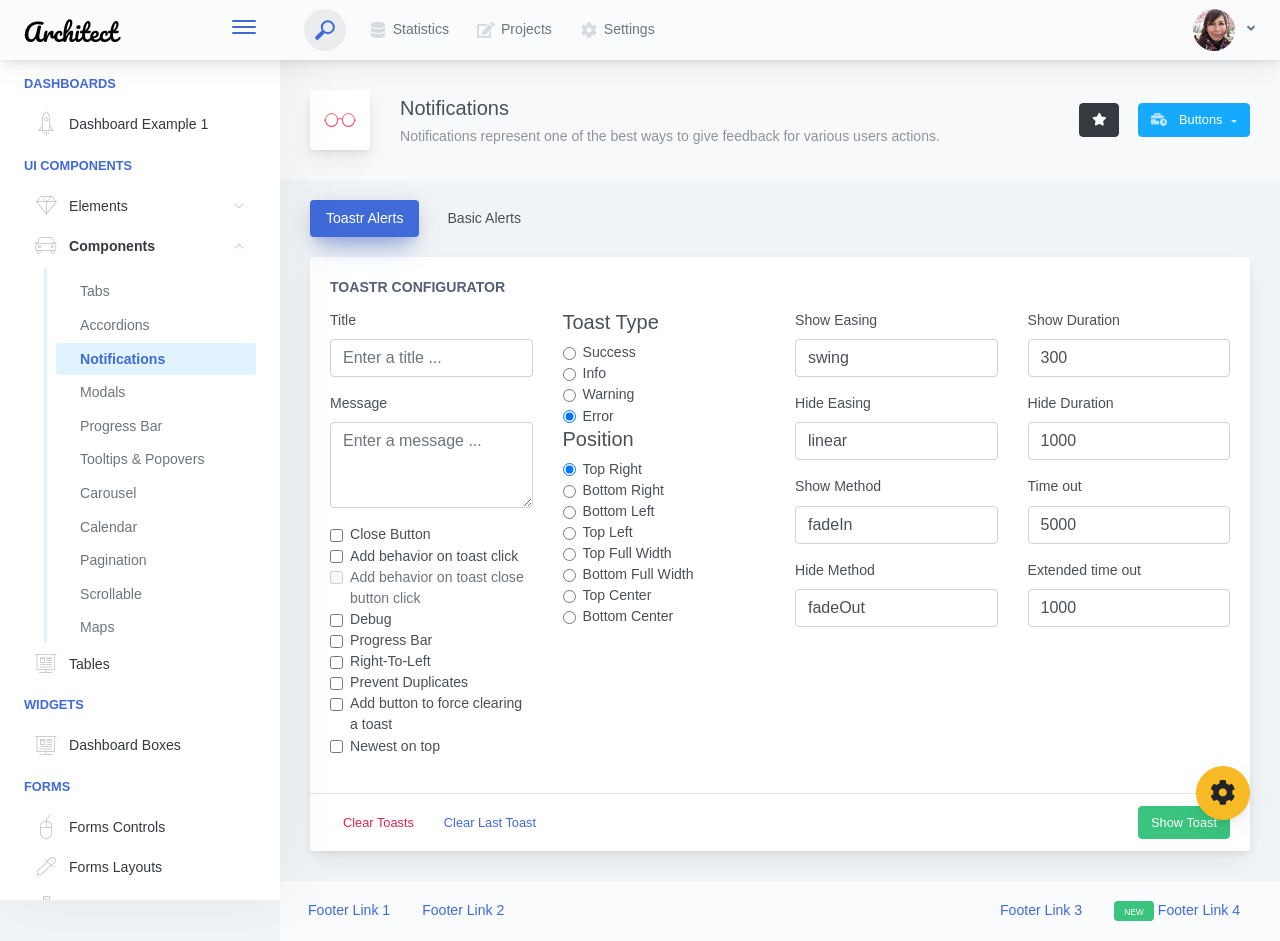
<file: web/theme/components-notifications.html>
<!doctype html>
<html lang="en">

<head>
    <meta charset="utf-8">
    <meta http-equiv="X-UA-Compatible" content="IE=edge">
    <meta http-equiv="Content-Language" content="en">
    <meta http-equiv="Content-Type" content="text/html; charset=utf-8"/>
    <title>Notifications - Notifications represent one of the best ways to give feedback for various users actions.</title>
    <meta name="viewport" content="width=device-width, initial-scale=1, maximum-scale=1, user-scalable=no, shrink-to-fit=no" />
    <meta name="description" content="Notifications represent one of the best ways to give feedback for various users actions.">
    <meta name="msapplication-tap-highlight" content="no">
    <!--
    =========================================================
    * ArchitectUI HTML Theme Dashboard - v1.0.0
    =========================================================
    * Product Page: https://dashboardpack.com
    * Copyright 2019 DashboardPack (https://dashboardpack.com)
    * Licensed under MIT (https://github.com/DashboardPack/architectui-html-theme-free/blob/master/LICENSE)
    =========================================================
    * The above copyright notice and this permission notice shall be included in all copies or substantial portions of the Software.
    -->
<link href="./main.css" rel="stylesheet"></head>
<body>
    <div class="app-container app-theme-white body-tabs-shadow fixed-sidebar fixed-header">
        <div class="app-header header-shadow">
            <div class="app-header__logo">
                <div class="logo-src"></div>
                <div class="header__pane ml-auto">
                    <div>
                        <button type="button" class="hamburger close-sidebar-btn hamburger--elastic" data-class="closed-sidebar">
                            <span class="hamburger-box">
                                <span class="hamburger-inner"></span>
                            </span>
                        </button>
                    </div>
                </div>
            </div>
            <div class="app-header__mobile-menu">
                <div>
                    <button type="button" class="hamburger hamburger--elastic mobile-toggle-nav">
                        <span class="hamburger-box">
                            <span class="hamburger-inner"></span>
                        </span>
                    </button>
                </div>
            </div>
            <div class="app-header__menu">
                <span>
                    <button type="button" class="btn-icon btn-icon-only btn btn-primary btn-sm mobile-toggle-header-nav">
                        <span class="btn-icon-wrapper">
                            <i class="fa fa-ellipsis-v fa-w-6"></i>
                        </span>
                    </button>
                </span>
            </div>    <div class="app-header__content">
                <div class="app-header-left">
                    <div class="search-wrapper">
                        <div class="input-holder">
                            <input type="text" class="search-input" placeholder="Type to search">
                            <button class="search-icon"><span></span></button>
                        </div>
                        <button class="close"></button>
                    </div>
                    <ul class="header-menu nav">
                        <li class="nav-item">
                            <a href="javascript:void(0);" class="nav-link">
                                <i class="nav-link-icon fa fa-database"> </i>
                                Statistics
                            </a>
                        </li>
                        <li class="btn-group nav-item">
                            <a href="javascript:void(0);" class="nav-link">
                                <i class="nav-link-icon fa fa-edit"></i>
                                Projects
                            </a>
                        </li>
                        <li class="dropdown nav-item">
                            <a href="javascript:void(0);" class="nav-link">
                                <i class="nav-link-icon fa fa-cog"></i>
                                Settings
                            </a>
                        </li>
                    </ul>        </div>
                <div class="app-header-right">
                    <div class="header-btn-lg pr-0">
                        <div class="widget-content p-0">
                            <div class="widget-content-wrapper">
                                <div class="widget-content-left">
                                    <div class="btn-group">
                                        <a data-toggle="dropdown" aria-haspopup="true" aria-expanded="false" class="p-0 btn">
                                            <img width="42" class="rounded-circle" src="assets/images/avatars/1.jpg" alt="">
                                            <i class="fa fa-angle-down ml-2 opacity-8"></i>
                                        </a>
                                        <div tabindex="-1" role="menu" aria-hidden="true" class="dropdown-menu dropdown-menu-right">
                                            <button type="button" tabindex="0" class="dropdown-item">User Account</button>
                                            <button type="button" tabindex="0" class="dropdown-item">Settings</button>
                                            <h6 tabindex="-1" class="dropdown-header">Header</h6>
                                            <button type="button" tabindex="0" class="dropdown-item">Actions</button>
                                            <div tabindex="-1" class="dropdown-divider"></div>
                                            <button type="button" tabindex="0" class="dropdown-item">Dividers</button>
                                        </div>
                                    </div>
                                </div>
                                <div class="widget-content-left  ml-3 header-user-info">
                                    <div class="widget-heading">
                                        Alina Mclourd
                                    </div>
                                    <div class="widget-subheading">
                                        VP People Manager
                                    </div>
                                </div>
                                <div class="widget-content-right header-user-info ml-3">
                                    <button type="button" class="btn-shadow p-1 btn btn-primary btn-sm show-toastr-example">
                                        <i class="fa text-white fa-calendar pr-1 pl-1"></i>
                                    </button>
                                </div>
                            </div>
                        </div>
                    </div>        </div>
            </div>
        </div>        <div class="ui-theme-settings">
            <button type="button" id="TooltipDemo" class="btn-open-options btn btn-warning">
                <i class="fa fa-cog fa-w-16 fa-spin fa-2x"></i>
            </button>
            <div class="theme-settings__inner">
                <div class="scrollbar-container">
                    <div class="theme-settings__options-wrapper">
                        <h3 class="themeoptions-heading">Layout Options
                        </h3>
                        <div class="p-3">
                            <ul class="list-group">
                                <li class="list-group-item">
                                    <div class="widget-content p-0">
                                        <div class="widget-content-wrapper">
                                            <div class="widget-content-left mr-3">
                                                <div class="switch has-switch switch-container-class" data-class="fixed-header">
                                                    <div class="switch-animate switch-on">
                                                        <input type="checkbox" checked data-toggle="toggle" data-onstyle="success">
                                                    </div>
                                                </div>
                                            </div>
                                            <div class="widget-content-left">
                                                <div class="widget-heading">Fixed Header
                                                </div>
                                                <div class="widget-subheading">Makes the header top fixed, always visible!
                                                </div>
                                            </div>
                                        </div>
                                    </div>
                                </li>
                                <li class="list-group-item">
                                    <div class="widget-content p-0">
                                        <div class="widget-content-wrapper">
                                            <div class="widget-content-left mr-3">
                                                <div class="switch has-switch switch-container-class" data-class="fixed-sidebar">
                                                    <div class="switch-animate switch-on">
                                                        <input type="checkbox" checked data-toggle="toggle" data-onstyle="success">
                                                    </div>
                                                </div>
                                            </div>
                                            <div class="widget-content-left">
                                                <div class="widget-heading">Fixed Sidebar
                                                </div>
                                                <div class="widget-subheading">Makes the sidebar left fixed, always visible!
                                                </div>
                                            </div>
                                        </div>
                                    </div>
                                </li>
                                <li class="list-group-item">
                                    <div class="widget-content p-0">
                                        <div class="widget-content-wrapper">
                                            <div class="widget-content-left mr-3">
                                                <div class="switch has-switch switch-container-class" data-class="fixed-footer">
                                                    <div class="switch-animate switch-off">
                                                        <input type="checkbox" data-toggle="toggle" data-onstyle="success">
                                                    </div>
                                                </div>
                                            </div>
                                            <div class="widget-content-left">
                                                <div class="widget-heading">Fixed Footer
                                                </div>
                                                <div class="widget-subheading">Makes the app footer bottom fixed, always visible!
                                                </div>
                                            </div>
                                        </div>
                                    </div>
                                </li>
                            </ul>
                        </div>
                        <h3 class="themeoptions-heading">
                            <div>
                                Header Options
                            </div>
                            <button type="button" class="btn-pill btn-shadow btn-wide ml-auto btn btn-focus btn-sm switch-header-cs-class" data-class="">
                                Restore Default
                            </button>
                        </h3>
                        <div class="p-3">
                            <ul class="list-group">
                                <li class="list-group-item">
                                    <h5 class="pb-2">Choose Color Scheme
                                    </h5>
                                    <div class="theme-settings-swatches">
                                        <div class="swatch-holder bg-primary switch-header-cs-class" data-class="bg-primary header-text-light">
                                        </div>
                                        <div class="swatch-holder bg-secondary switch-header-cs-class" data-class="bg-secondary header-text-light">
                                        </div>
                                        <div class="swatch-holder bg-success switch-header-cs-class" data-class="bg-success header-text-dark">
                                        </div>
                                        <div class="swatch-holder bg-info switch-header-cs-class" data-class="bg-info header-text-dark">
                                        </div>
                                        <div class="swatch-holder bg-warning switch-header-cs-class" data-class="bg-warning header-text-dark">
                                        </div>
                                        <div class="swatch-holder bg-danger switch-header-cs-class" data-class="bg-danger header-text-light">
                                        </div>
                                        <div class="swatch-holder bg-light switch-header-cs-class" data-class="bg-light header-text-dark">
                                        </div>
                                        <div class="swatch-holder bg-dark switch-header-cs-class" data-class="bg-dark header-text-light">
                                        </div>
                                        <div class="swatch-holder bg-focus switch-header-cs-class" data-class="bg-focus header-text-light">
                                        </div>
                                        <div class="swatch-holder bg-alternate switch-header-cs-class" data-class="bg-alternate header-text-light">
                                        </div>
                                        <div class="divider">
                                        </div>
                                        <div class="swatch-holder bg-vicious-stance switch-header-cs-class" data-class="bg-vicious-stance header-text-light">
                                        </div>
                                        <div class="swatch-holder bg-midnight-bloom switch-header-cs-class" data-class="bg-midnight-bloom header-text-light">
                                        </div>
                                        <div class="swatch-holder bg-night-sky switch-header-cs-class" data-class="bg-night-sky header-text-light">
                                        </div>
                                        <div class="swatch-holder bg-slick-carbon switch-header-cs-class" data-class="bg-slick-carbon header-text-light">
                                        </div>
                                        <div class="swatch-holder bg-asteroid switch-header-cs-class" data-class="bg-asteroid header-text-light">
                                        </div>
                                        <div class="swatch-holder bg-royal switch-header-cs-class" data-class="bg-royal header-text-light">
                                        </div>
                                        <div class="swatch-holder bg-warm-flame switch-header-cs-class" data-class="bg-warm-flame header-text-dark">
                                        </div>
                                        <div class="swatch-holder bg-night-fade switch-header-cs-class" data-class="bg-night-fade header-text-dark">
                                        </div>
                                        <div class="swatch-holder bg-sunny-morning switch-header-cs-class" data-class="bg-sunny-morning header-text-dark">
                                        </div>
                                        <div class="swatch-holder bg-tempting-azure switch-header-cs-class" data-class="bg-tempting-azure header-text-dark">
                                        </div>
                                        <div class="swatch-holder bg-amy-crisp switch-header-cs-class" data-class="bg-amy-crisp header-text-dark">
                                        </div>
                                        <div class="swatch-holder bg-heavy-rain switch-header-cs-class" data-class="bg-heavy-rain header-text-dark">
                                        </div>
                                        <div class="swatch-holder bg-mean-fruit switch-header-cs-class" data-class="bg-mean-fruit header-text-dark">
                                        </div>
                                        <div class="swatch-holder bg-malibu-beach switch-header-cs-class" data-class="bg-malibu-beach header-text-light">
                                        </div>
                                        <div class="swatch-holder bg-deep-blue switch-header-cs-class" data-class="bg-deep-blue header-text-dark">
                                        </div>
                                        <div class="swatch-holder bg-ripe-malin switch-header-cs-class" data-class="bg-ripe-malin header-text-light">
                                        </div>
                                        <div class="swatch-holder bg-arielle-smile switch-header-cs-class" data-class="bg-arielle-smile header-text-light">
                                        </div>
                                        <div class="swatch-holder bg-plum-plate switch-header-cs-class" data-class="bg-plum-plate header-text-light">
                                        </div>
                                        <div class="swatch-holder bg-happy-fisher switch-header-cs-class" data-class="bg-happy-fisher header-text-dark">
                                        </div>
                                        <div class="swatch-holder bg-happy-itmeo switch-header-cs-class" data-class="bg-happy-itmeo header-text-light">
                                        </div>
                                        <div class="swatch-holder bg-mixed-hopes switch-header-cs-class" data-class="bg-mixed-hopes header-text-light">
                                        </div>
                                        <div class="swatch-holder bg-strong-bliss switch-header-cs-class" data-class="bg-strong-bliss header-text-light">
                                        </div>
                                        <div class="swatch-holder bg-grow-early switch-header-cs-class" data-class="bg-grow-early header-text-light">
                                        </div>
                                        <div class="swatch-holder bg-love-kiss switch-header-cs-class" data-class="bg-love-kiss header-text-light">
                                        </div>
                                        <div class="swatch-holder bg-premium-dark switch-header-cs-class" data-class="bg-premium-dark header-text-light">
                                        </div>
                                        <div class="swatch-holder bg-happy-green switch-header-cs-class" data-class="bg-happy-green header-text-light">
                                        </div>
                                    </div>
                                </li>
                            </ul>
                        </div>
                        <h3 class="themeoptions-heading">
                            <div>Sidebar Options</div>
                            <button type="button" class="btn-pill btn-shadow btn-wide ml-auto btn btn-focus btn-sm switch-sidebar-cs-class" data-class="">
                                Restore Default
                            </button>
                        </h3>
                        <div class="p-3">
                            <ul class="list-group">
                                <li class="list-group-item">
                                    <h5 class="pb-2">Choose Color Scheme
                                    </h5>
                                    <div class="theme-settings-swatches">
                                        <div class="swatch-holder bg-primary switch-sidebar-cs-class" data-class="bg-primary sidebar-text-light">
                                        </div>
                                        <div class="swatch-holder bg-secondary switch-sidebar-cs-class" data-class="bg-secondary sidebar-text-light">
                                        </div>
                                        <div class="swatch-holder bg-success switch-sidebar-cs-class" data-class="bg-success sidebar-text-dark">
                                        </div>
                                        <div class="swatch-holder bg-info switch-sidebar-cs-class" data-class="bg-info sidebar-text-dark">
                                        </div>
                                        <div class="swatch-holder bg-warning switch-sidebar-cs-class" data-class="bg-warning sidebar-text-dark">
                                        </div>
                                        <div class="swatch-holder bg-danger switch-sidebar-cs-class" data-class="bg-danger sidebar-text-light">
                                        </div>
                                        <div class="swatch-holder bg-light switch-sidebar-cs-class" data-class="bg-light sidebar-text-dark">
                                        </div>
                                        <div class="swatch-holder bg-dark switch-sidebar-cs-class" data-class="bg-dark sidebar-text-light">
                                        </div>
                                        <div class="swatch-holder bg-focus switch-sidebar-cs-class" data-class="bg-focus sidebar-text-light">
                                        </div>
                                        <div class="swatch-holder bg-alternate switch-sidebar-cs-class" data-class="bg-alternate sidebar-text-light">
                                        </div>
                                        <div class="divider">
                                        </div>
                                        <div class="swatch-holder bg-vicious-stance switch-sidebar-cs-class" data-class="bg-vicious-stance sidebar-text-light">
                                        </div>
                                        <div class="swatch-holder bg-midnight-bloom switch-sidebar-cs-class" data-class="bg-midnight-bloom sidebar-text-light">
                                        </div>
                                        <div class="swatch-holder bg-night-sky switch-sidebar-cs-class" data-class="bg-night-sky sidebar-text-light">
                                        </div>
                                        <div class="swatch-holder bg-slick-carbon switch-sidebar-cs-class" data-class="bg-slick-carbon sidebar-text-light">
                                        </div>
                                        <div class="swatch-holder bg-asteroid switch-sidebar-cs-class" data-class="bg-asteroid sidebar-text-light">
                                        </div>
                                        <div class="swatch-holder bg-royal switch-sidebar-cs-class" data-class="bg-royal sidebar-text-light">
                                        </div>
                                        <div class="swatch-holder bg-warm-flame switch-sidebar-cs-class" data-class="bg-warm-flame sidebar-text-dark">
                                        </div>
                                        <div class="swatch-holder bg-night-fade switch-sidebar-cs-class" data-class="bg-night-fade sidebar-text-dark">
                                        </div>
                                        <div class="swatch-holder bg-sunny-morning switch-sidebar-cs-class" data-class="bg-sunny-morning sidebar-text-dark">
                                        </div>
                                        <div class="swatch-holder bg-tempting-azure switch-sidebar-cs-class" data-class="bg-tempting-azure sidebar-text-dark">
                                        </div>
                                        <div class="swatch-holder bg-amy-crisp switch-sidebar-cs-class" data-class="bg-amy-crisp sidebar-text-dark">
                                        </div>
                                        <div class="swatch-holder bg-heavy-rain switch-sidebar-cs-class" data-class="bg-heavy-rain sidebar-text-dark">
                                        </div>
                                        <div class="swatch-holder bg-mean-fruit switch-sidebar-cs-class" data-class="bg-mean-fruit sidebar-text-dark">
                                        </div>
                                        <div class="swatch-holder bg-malibu-beach switch-sidebar-cs-class" data-class="bg-malibu-beach sidebar-text-light">
                                        </div>
                                        <div class="swatch-holder bg-deep-blue switch-sidebar-cs-class" data-class="bg-deep-blue sidebar-text-dark">
                                        </div>
                                        <div class="swatch-holder bg-ripe-malin switch-sidebar-cs-class" data-class="bg-ripe-malin sidebar-text-light">
                                        </div>
                                        <div class="swatch-holder bg-arielle-smile switch-sidebar-cs-class" data-class="bg-arielle-smile sidebar-text-light">
                                        </div>
                                        <div class="swatch-holder bg-plum-plate switch-sidebar-cs-class" data-class="bg-plum-plate sidebar-text-light">
                                        </div>
                                        <div class="swatch-holder bg-happy-fisher switch-sidebar-cs-class" data-class="bg-happy-fisher sidebar-text-dark">
                                        </div>
                                        <div class="swatch-holder bg-happy-itmeo switch-sidebar-cs-class" data-class="bg-happy-itmeo sidebar-text-light">
                                        </div>
                                        <div class="swatch-holder bg-mixed-hopes switch-sidebar-cs-class" data-class="bg-mixed-hopes sidebar-text-light">
                                        </div>
                                        <div class="swatch-holder bg-strong-bliss switch-sidebar-cs-class" data-class="bg-strong-bliss sidebar-text-light">
                                        </div>
                                        <div class="swatch-holder bg-grow-early switch-sidebar-cs-class" data-class="bg-grow-early sidebar-text-light">
                                        </div>
                                        <div class="swatch-holder bg-love-kiss switch-sidebar-cs-class" data-class="bg-love-kiss sidebar-text-light">
                                        </div>
                                        <div class="swatch-holder bg-premium-dark switch-sidebar-cs-class" data-class="bg-premium-dark sidebar-text-light">
                                        </div>
                                        <div class="swatch-holder bg-happy-green switch-sidebar-cs-class" data-class="bg-happy-green sidebar-text-light">
                                        </div>
                                    </div>
                                </li>
                            </ul>
                        </div>
                        <h3 class="themeoptions-heading">
                            <div>Main Content Options</div>
                            <button type="button" class="btn-pill btn-shadow btn-wide ml-auto active btn btn-focus btn-sm">Restore Default
                            </button>
                        </h3>
                        <div class="p-3">
                            <ul class="list-group">
                                <li class="list-group-item">
                                    <h5 class="pb-2">Page Section Tabs
                                    </h5>
                                    <div class="theme-settings-swatches">
                                        <div role="group" class="mt-2 btn-group">
                                            <button type="button" class="btn-wide btn-shadow btn-primary btn btn-secondary switch-theme-class" data-class="body-tabs-line">
                                                Line
                                            </button>
                                            <button type="button" class="btn-wide btn-shadow btn-primary active btn btn-secondary switch-theme-class" data-class="body-tabs-shadow">
                                                Shadow
                                            </button>
                                        </div>
                                    </div>
                                </li>
                            </ul>
                        </div>
                    </div>
                </div>
            </div>
        </div>        <div class="app-main">
                <div class="app-sidebar sidebar-shadow">
                    <div class="app-header__logo">
                        <div class="logo-src"></div>
                        <div class="header__pane ml-auto">
                            <div>
                                <button type="button" class="hamburger close-sidebar-btn hamburger--elastic" data-class="closed-sidebar">
                                    <span class="hamburger-box">
                                        <span class="hamburger-inner"></span>
                                    </span>
                                </button>
                            </div>
                        </div>
                    </div>
                    <div class="app-header__mobile-menu">
                        <div>
                            <button type="button" class="hamburger hamburger--elastic mobile-toggle-nav">
                                <span class="hamburger-box">
                                    <span class="hamburger-inner"></span>
                                </span>
                            </button>
                        </div>
                    </div>
                    <div class="app-header__menu">
                        <span>
                            <button type="button" class="btn-icon btn-icon-only btn btn-primary btn-sm mobile-toggle-header-nav">
                                <span class="btn-icon-wrapper">
                                    <i class="fa fa-ellipsis-v fa-w-6"></i>
                                </span>
                            </button>
                        </span>
                    </div>    <div class="scrollbar-sidebar">
                        <div class="app-sidebar__inner">
                            <ul class="vertical-nav-menu">
                                <li class="app-sidebar__heading">Dashboards</li>
                                <li>
                                    <a href="index.html">
                                        <i class="metismenu-icon pe-7s-rocket"></i>
                                        Dashboard Example 1
                                    </a>
                                </li>
                                <li class="app-sidebar__heading">UI Components</li>
                                <li
                                    
                                    
                                    
                                    
                                    
                                    
                                    
                                    
                                >
                                    <a href="#">
                                        <i class="metismenu-icon pe-7s-diamond"></i>
                                        Elements
                                        <i class="metismenu-state-icon pe-7s-angle-down caret-left"></i>
                                    </a>
                                    <ul
                                        
                                        
                                        
                                        
                                        
                                        
                                        
                                        
                                    >
                                        <li>
                                            <a href="elements-buttons-standard.html">
                                                <i class="metismenu-icon"></i>
                                                Buttons
                                            </a>
                                        </li>
                                        <li>
                                            <a href="elements-dropdowns.html">
                                                <i class="metismenu-icon">
                                                </i>Dropdowns
                                            </a>
                                        </li>
                                        <li>
                                            <a href="elements-icons.html">
                                                <i class="metismenu-icon">
                                                </i>Icons
                                            </a>
                                        </li>
                                        <li>
                                            <a href="elements-badges-labels.html">
                                                <i class="metismenu-icon">
                                                </i>Badges
                                            </a>
                                        </li>
                                        <li>
                                            <a href="elements-cards.html">
                                                <i class="metismenu-icon">
                                                </i>Cards
                                            </a>
                                        </li>
                                        <li>
                                            <a href="elements-list-group.html">
                                                <i class="metismenu-icon">
                                                </i>List Groups
                                            </a>
                                        </li>
                                        <li>
                                            <a href="elements-navigation.html">
                                                <i class="metismenu-icon">
                                                </i>Navigation Menus
                                            </a>
                                        </li>
                                        <li>
                                            <a href="elements-utilities.html">
                                                <i class="metismenu-icon">
                                                </i>Utilities
                                            </a>
                                        </li>
                                    </ul>
                                </li>
                                <li
                                    
                                    
                                     class="mm-active"
                                    
                                    
                                    
                                    
                                    
                                    
                                    
                                    
                                >
                                    <a href="#">
                                        <i class="metismenu-icon pe-7s-car"></i>
                                        Components
                                        <i class="metismenu-state-icon pe-7s-angle-down caret-left"></i>
                                    </a>
                                    <ul
                                        
                                        
                                         class="mm-show"
                                        
                                        
                                        
                                        
                                        
                                        
                                        
                                        
                                    >
                                        <li>
                                            <a href="components-tabs.html">
                                                <i class="metismenu-icon">
                                                </i>Tabs
                                            </a>
                                        </li>
                                        <li>
                                            <a href="components-accordions.html">
                                                <i class="metismenu-icon">
                                                </i>Accordions
                                            </a>
                                        </li>
                                        <li>
                                            <a href="components-notifications.html" class="mm-active">
                                                <i class="metismenu-icon">
                                                </i>Notifications
                                            </a>
                                        </li>
                                        <li>
                                            <a href="components-modals.html">
                                                <i class="metismenu-icon">
                                                </i>Modals
                                            </a>
                                        </li>
                                        <li>
                                            <a href="components-progress-bar.html">
                                                <i class="metismenu-icon">
                                                </i>Progress Bar
                                            </a>
                                        </li>
                                        <li>
                                            <a href="components-tooltips-popovers.html">
                                                <i class="metismenu-icon">
                                                </i>Tooltips &amp; Popovers
                                            </a>
                                        </li>
                                        <li>
                                            <a href="components-carousel.html">
                                                <i class="metismenu-icon">
                                                </i>Carousel
                                            </a>
                                        </li>
                                        <li>
                                            <a href="components-calendar.html">
                                                <i class="metismenu-icon">
                                                </i>Calendar
                                            </a>
                                        </li>
                                        <li>
                                            <a href="components-pagination.html">
                                                <i class="metismenu-icon">
                                                </i>Pagination
                                            </a>
                                        </li>
                                        <li>
                                            <a href="components-scrollable-elements.html">
                                                <i class="metismenu-icon">
                                                </i>Scrollable
                                            </a>
                                        </li>
                                        <li>
                                            <a href="components-maps.html">
                                                <i class="metismenu-icon">
                                                </i>Maps
                                            </a>
                                        </li>
                                    </ul>
                                </li>
                                <li  >
                                    <a href="tables-regular.html">
                                        <i class="metismenu-icon pe-7s-display2"></i>
                                        Tables
                                    </a>
                                </li>
                                <li class="app-sidebar__heading">Widgets</li>
                                <li>
                                    <a href="dashboard-boxes.html">
                                        <i class="metismenu-icon pe-7s-display2"></i>
                                        Dashboard Boxes
                                    </a>
                                </li>
                                <li class="app-sidebar__heading">Forms</li>
                                <li>
                                    <a href="forms-controls.html">
                                        <i class="metismenu-icon pe-7s-mouse">
                                        </i>Forms Controls
                                    </a>
                                </li>
                                <li>
                                    <a href="forms-layouts.html">
                                        <i class="metismenu-icon pe-7s-eyedropper">
                                        </i>Forms Layouts
                                    </a>
                                </li>
                                <li>
                                    <a href="forms-validation.html">
                                        <i class="metismenu-icon pe-7s-pendrive">
                                        </i>Forms Validation
                                    </a>
                                </li>
                                <li class="app-sidebar__heading">Charts</li>
                                <li>
                                    <a href="charts-chartjs.html">
                                        <i class="metismenu-icon pe-7s-graph2">
                                        </i>ChartJS
                                    </a>
                                </li>
                                <li class="app-sidebar__heading">PRO Version</li>
                                <li>
                                    <a href="https://dashboardpack.com/theme-details/architectui-dashboard-html-pro/" target="_blank">
                                        <i class="metismenu-icon pe-7s-graph2">
                                        </i>
                                        Upgrade to PRO
                                    </a>
                                </li>
                            </ul>
                        </div>
                    </div>
                </div>    <div class="app-main__outer">
                    <div class="app-main__inner">
                        <div class="app-page-title">
                            <div class="page-title-wrapper">
                                <div class="page-title-heading">
                                    <div class="page-title-icon">
                                        <i class="pe-7s-glasses icon-gradient bg-love-kiss">
                                        </i>
                                    </div>
                                    <div>Notifications
                                        <div class="page-title-subheading">Notifications represent one of the best ways to give feedback for various users actions.
                                        </div>
                                    </div>
                                </div>
                                <div class="page-title-actions">
                                    <button type="button" data-toggle="tooltip" title="Example Tooltip" data-placement="bottom" class="btn-shadow mr-3 btn btn-dark">
                                        <i class="fa fa-star"></i>
                                    </button>
                                    <div class="d-inline-block dropdown">
                                        <button type="button" data-toggle="dropdown" aria-haspopup="true" aria-expanded="false" class="btn-shadow dropdown-toggle btn btn-info">
                                            <span class="btn-icon-wrapper pr-2 opacity-7">
                                                <i class="fa fa-business-time fa-w-20"></i>
                                            </span>
                                            Buttons
                                        </button>
                                        <div tabindex="-1" role="menu" aria-hidden="true" class="dropdown-menu dropdown-menu-right">
                                            <ul class="nav flex-column">
                                                <li class="nav-item">
                                                    <a href="javascript:void(0);" class="nav-link">
                                                        <i class="nav-link-icon lnr-inbox"></i>
                                                        <span>
                                                            Inbox
                                                        </span>
                                                        <div class="ml-auto badge badge-pill badge-secondary">86</div>
                                                    </a>
                                                </li>
                                                <li class="nav-item">
                                                    <a href="javascript:void(0);" class="nav-link">
                                                        <i class="nav-link-icon lnr-book"></i>
                                                        <span>
                                                            Book
                                                        </span>
                                                        <div class="ml-auto badge badge-pill badge-danger">5</div>
                                                    </a>
                                                </li>
                                                <li class="nav-item">
                                                    <a href="javascript:void(0);" class="nav-link">
                                                        <i class="nav-link-icon lnr-picture"></i>
                                                        <span>
                                                            Picture
                                                        </span>
                                                    </a>
                                                </li>
                                                <li class="nav-item">
                                                    <a disabled href="javascript:void(0);" class="nav-link disabled">
                                                        <i class="nav-link-icon lnr-file-empty"></i>
                                                        <span>
                                                            File Disabled
                                                        </span>
                                                    </a>
                                                </li>
                                            </ul>
                                        </div>
                                    </div>
                                </div>    </div>
                        </div>            <ul class="body-tabs body-tabs-layout tabs-animated body-tabs-animated nav">
                            <li class="nav-item">
                                <a role="tab" class="nav-link active" id="tab-0" data-toggle="tab" href="#tab-content-0">
                                    <span>Toastr Alerts</span>
                                </a>
                            </li>
                            <li class="nav-item">
                                <a role="tab" class="nav-link" id="tab-2" data-toggle="tab" href="#tab-content-2">
                                    <span>Basic Alerts</span>
                                </a>
                            </li>
                        </ul>
                        <div class="tab-content">
                            <div class="tab-pane tabs-animation fade show active" id="tab-content-0" role="tabpanel">
                                <div class="main-card mb-3 card">
                                    <div class="card-body">
                                        <div class="card-title">Toastr Configurator</div>
                                        <div class="row">
                                            <div class="col-md-3">
                                                <div class="form-group">
                                                    <label class="form-label" for="title">Title</label>
                                                    <input id="title" type="text" class="form-control" placeholder="Enter a title ..."/>
                                                </div>
                                                <div class="form-group">
                                                    <label class="form-label" for="message">Message</label>
                                                    <textarea class="form-control" id="message" rows="3" placeholder="Enter a message ..."></textarea>
                                                </div>
                                                <div class="form-group">
                                                    <div class="form-check">
                                                        <input id="closeButton" type="checkbox" value="checked" class="form-check-input"/>
                                                        <label class="form-check-label" for="closeButton">
                                                            Close Button
                                                        </label>
                                                    </div>
                                                    <div class="form-check">
                                                        <input id="addBehaviorOnToastClick" type="checkbox" value="checked" class="form-check-input"/>
                                                        <label class="form-check-label" for="addBehaviorOnToastClick">
                                                            Add behavior on toast click
                                                        </label>
                                                    </div>
                                                    <div class="form-check">
                                                        <input disabled id="addBehaviorOnToastCloseClick" type="checkbox" value="checked" class="form-check-input"/>
                                                        <label class="form-check-label" for="addBehaviorOnToastCloseClick">
                                                            Add behavior on toast close button click
                                                        </label>
                                                    </div>
                                                    <div class="form-check">
                                                        <input id="debugInfo" type="checkbox" value="checked" class="form-check-input"/>
                                                        <label class="form-check-label" for="debugInfo">
                                                            Debug
                                                        </label>
                                                    </div>
                                                    <div class="form-check">
                                                        <input id="progressBar" type="checkbox" value="checked" class="form-check-input"/>
                                                        <label class="form-check-label" for="progressBar">
                                                            Progress Bar
                                                        </label>
                                                    </div>
                                                    <div class="form-check">
                                                        <input id="rtl" type="checkbox" value="checked" class="form-check-input"/>
                                                        <label class="form-check-label" for="rtl">
                                                            Right-To-Left
                                                        </label>
                                                    </div>
                                                    <div class="form-check">
                                                        <input id="preventDuplicates" type="checkbox" value="checked" class="form-check-input"/>
                                                        <label class="form-check-label" for="preventDuplicates">
                                                            Prevent Duplicates
                                                        </label>
                                                    </div>
                                                    <div class="form-check">
                                                        <input id="addClear" type="checkbox" value="checked" class="form-check-input"/>
                                                        <label class="form-check-label" for="addClear">
                                                            Add button to force clearing a toast
                                                        </label>
                                                    </div>
                                                    <div class="form-check">
                                                        <input id="newestOnTop" type="checkbox" value="checked" class="form-check-input"/>
                                                        <label class="form-check-label" for="newestOnTop">
                                                            Newest on top
                                                        </label>
                                                    </div>
                                                </div>
                                            </div>
                                            <div class="col-md-3">
                                                <div id="toastTypeGroup">
                                                    <h5>Toast Type</h5>
                                                    <div class="form-check">
                                                        <input type="radio" name="toasts" class="form-check-input" value="success" checked/>
                                                        <label class="form-check-label" for="exampleRadios1">
                                                            Success
                                                        </label>
                                                    </div>
                                                    <div class="form-check">
                                                        <input type="radio" name="toasts" class="form-check-input" value="info" checked/>
                                                        <label class="form-check-label" for="exampleRadios1">
                                                            Info
                                                        </label>
                                                    </div>
                                                    <div class="form-check">
                                                        <input type="radio" name="toasts" class="form-check-input" value="warning" checked/>
                                                        <label class="form-check-label" for="exampleRadios1">
                                                            Warning
                                                        </label>
                                                    </div>
                                                    <div class="form-check">
                                                        <input type="radio" name="toasts" class="form-check-input" value="error" checked/>
                                                        <label class="form-check-label" for="exampleRadios1">
                                                            Error
                                                        </label>
                                                    </div>
                                                </div>
                                                <div id="positionGroup">
                                                    <h5>Position</h5>
                                                    <div class="form-check">
                                                        <input type="radio" name="positions" class="form-check-input" value="toast-top-right" checked/>
                                                        <label class="form-check-label" for="exampleRadios1">
                                                            Top Right
                                                        </label>
                                                    </div>
                                                    <div class="form-check">
                                                        <input type="radio" name="positions" class="form-check-input" value="toast-bottom-right"/>
                                                        <label class="form-check-label" for="exampleRadios1">
                                                            Bottom Right
                                                        </label>
                                                    </div>
                                                    <div class="form-check">
                                                        <input type="radio" name="positions" class="form-check-input" value="toast-bottom-left"/>
                                                        <label class="form-check-label" for="exampleRadios1">
                                                            Bottom Left
                                                        </label>
                                                    </div>
                                                    <div class="form-check">
                                                        <input type="radio" name="positions" class="form-check-input" value="toast-top-left"/>
                                                        <label class="form-check-label" for="exampleRadios1">
                                                            Top Left
                                                        </label>
                                                    </div>
                                                    <div class="form-check">
                                                        <input type="radio" name="positions" class="form-check-input" value="toast-top-full-width"/>
                                                        <label class="form-check-label" for="exampleRadios1">
                                                            Top Full Width
                                                        </label>
                                                    </div>
                                                    <div class="form-check">
                                                        <input type="radio" name="positions" class="form-check-input" value="toast-bottom-full-width"/>
                                                        <label class="form-check-label" for="exampleRadios1">
                                                            Bottom Full Width
                                                        </label>
                                                    </div>
                                                    <div class="form-check">
                                                        <input type="radio" name="positions" class="form-check-input" value="toast-top-center"/>
                                                        <label class="form-check-label" for="exampleRadios1">
                                                            Top Center
                                                        </label>
                                                    </div>
                                                    <div class="form-check">
                                                        <input type="radio" name="positions" class="form-check-input" value="toast-bottom-center"/>
                                                        <label class="form-check-label" for="exampleRadios1">
                                                            Bottom Center
                                                        </label>
                                                    </div>
                                                </div>
                                            </div>
                                            <div class="col-md-3">
                                                <div class="form-group">
                                                    <label for="showEasing">Show Easing</label>
                                                    <input id="showEasing" type="text" placeholder="swing, linear" class="form-control" value="swing"/>
                                                </div>
                                                <div class="form-group">
                                                    <label for="hideEasing">Hide Easing</label>
                                                    <input id="hideEasing" type="text" placeholder="swing, linear" class="form-control" value="linear"/>
                                                </div>
                                                <div class="form-group">
                                                    <label for="showMethod">Show Method</label>
                                                    <input id="showMethod" type="text" placeholder="show, fadeIn, slideDown" class="form-control" value="fadeIn"/>
                                                </div>
                                                <div class="form-group">
                                                    <label for="hideMethod">Hide Method</label>
                                                    <input id="hideMethod" type="text" placeholder="hide, fadeOut, slideUp" class="form-control" value="fadeOut"/>
                                                </div>
                                            </div>
            
                                            <div class="col-md-3">
                                                <div class="form-group">
                                                    <label class="form-label" for="showDuration">Show Duration</label>
                                                    <input id="showDuration" type="number" placeholder="ms" class="form-control" value="300"/>
                                                </div>
                                                <div class="form-group">
                                                    <label class="form-label" for="hideDuration">Hide Duration</label>
                                                    <input id="hideDuration" type="number" placeholder="ms" class="form-control" value="1000"/>
                                                </div>
                                                <div class="form-group">
                                                    <label class="form-label" for="timeOut">Time out</label>
                                                    <input id="timeOut" type="number" placeholder="ms" class="form-control" value="5000"/>
                                                </div>
                                                <div class="form-group">
                                                    <label class="form-label" for="extendedTimeOut">Extended time out</label>
                                                    <input id="extendedTimeOut" type="number" placeholder="ms" class="form-control" value="1000"/>
                                                </div>
                                            </div>
                                        </div>
                                    </div>
                                    <div class="card-footer d-block clearfix">
                                        <div class="float-left">
                                            <button type="button" class="btn btn-link text-danger" id="cleartoasts">Clear Toasts</button>
                                            <button type="button" class="btn btn-link" id="clearlasttoast">Clear Last Toast</button>
                                        </div>
                                        <div class="float-right">
                                            <button type="button" class="btn btn-success" id="showtoast">Show Toast</button>
                                        </div>
                                    </div>
                                </div>
                            </div>
                            <div class="tab-pane tabs-animation fade" id="tab-content-2" role="tabpanel">
                                <div class="row">
                                    <div class="col-md-6">
                                        <div class="main-card mb-3 card">
                                            <div class="card-body"><h5 class="card-title">Alerts</h5>
                                                <div class="alert alert-primary fade show" role="alert">This is a primary alert — check it out!</div>
                                                <div class="alert alert-secondary fade show" role="alert">This is a secondary alert — check it out!</div>
                                                <div class="alert alert-success fade show" role="alert">This is a success alert — check it out!</div>
                                                <div class="alert alert-danger fade show" role="alert">This is a danger alert — check it out!</div>
                                                <div class="alert alert-warning fade show" role="alert">This is a warning alert — check it out!</div>
                                                <div class="alert alert-info fade show" role="alert">This is a info alert — check it out!</div>
                                                <div class="alert alert-light fade show" role="alert">This is a light alert — check it out!</div>
                                                <div class="alert alert-dark fade show" role="alert">This is a dark alert — check it out!</div>
                                            </div>
                                        </div>
                                    </div>
                                    <div class="col-md-6">
                                        <div class="main-card mb-3 card">
                                            <div class="card-body"><h5 class="card-title">Alerts Link Color</h5>
                                                <div class="alert alert-primary fade show" role="alert">This is a primary alert with <a href="javascript:void(0);" class="alert-link">an example link</a>. Give it a click if you like.</div>
                                                <div class="alert alert-secondary fade show" role="alert">This is a secondary alert with <a href="javascript:void(0);" class="alert-link">an example link</a>. Give it a click if you like.</div>
                                                <div class="alert alert-success fade show" role="alert">This is a success alert with <a href="javascript:void(0);" class="alert-link">an example link</a>. Give it a click if you like.</div>
                                                <div class="alert alert-danger fade show" role="alert">This is a danger alert with <a href="javascript:void(0);" class="alert-link">an example link</a>. Give it a click if you like.</div>
                                                <div class="alert alert-warning fade show" role="alert">This is a warning alert with <a href="javascript:void(0);" class="alert-link">an example link</a>. Give it a click if you like.</div>
                                                <div class="alert alert-info fade show" role="alert">This is a info alert with <a href="javascript:void(0);" class="alert-link">an example link</a>. Give it a click if you like.</div>
                                                <div class="alert alert-light fade show" role="alert">This is a light alert with <a href="javascript:void(0);" class="alert-link">an example link</a>. Give it a click if you like.</div>
                                                <div class="alert alert-dark fade show" role="alert">This is a dark alert with <a href="javascript:void(0);" class="alert-link">an example link</a>. Give it a click if you like.</div>
                                            </div>
                                        </div>
                                    </div>
                                    <div class="col-md-6">
                                        <div class="main-card mb-3 card">
                                            <div class="card-body"><h5 class="card-title">Alerts Content</h5>
                                                <div class="alert alert-success fade show" role="alert"><h4 class="alert-heading">Well done!</h4>
                                                    <p>Aww yeah, you successfully read this important alert message. This example text is going to run a bit longer so that you can see how spacing within an alert works with this kind of content.</p>
                                                    <hr>
                                                    <p class="mb-0">Whenever you need to, be sure to use margin utilities to keep things nice and tidy.</p></div>
                                            </div>
                                        </div>
                                    </div>
                                    <div class="col-md-6">
                                        <div class="main-card mb-3 card">
                                            <div class="card-body"><h5 class="card-title">Dismissable Alerts</h5>
                                                <div class="alert alert-info alert-dismissible fade show" role="alert">
                                                    <button type="button" class="close" aria-label="Close"><span aria-hidden="true">×</span></button>
                                                    I am an alert and I can be dismissed!
                                                </div>
                                            </div>
                                        </div>
                                    </div>
                                </div>
                            </div>
                        </div>
                    </div>
                    <div class="app-wrapper-footer">
                        <div class="app-footer">
                            <div class="app-footer__inner">
                                <div class="app-footer-left">
                                    <ul class="nav">
                                        <li class="nav-item">
                                            <a href="javascript:void(0);" class="nav-link">
                                                Footer Link 1
                                            </a>
                                        </li>
                                        <li class="nav-item">
                                            <a href="javascript:void(0);" class="nav-link">
                                                Footer Link 2
                                            </a>
                                        </li>
                                    </ul>
                                </div>
                                <div class="app-footer-right">
                                    <ul class="nav">
                                        <li class="nav-item">
                                            <a href="javascript:void(0);" class="nav-link">
                                                Footer Link 3
                                            </a>
                                        </li>
                                        <li class="nav-item">
                                            <a href="javascript:void(0);" class="nav-link">
                                                <div class="badge badge-success mr-1 ml-0">
                                                    <small>NEW</small>
                                                </div>
                                                Footer Link 4
                                            </a>
                                        </li>
                                    </ul>
                                </div>
                            </div>
                        </div>
                    </div>    </div>
        </div>
    </div>
<script type="text/javascript" src="./assets/scripts/main.js"></script></body>
</html>
</file>
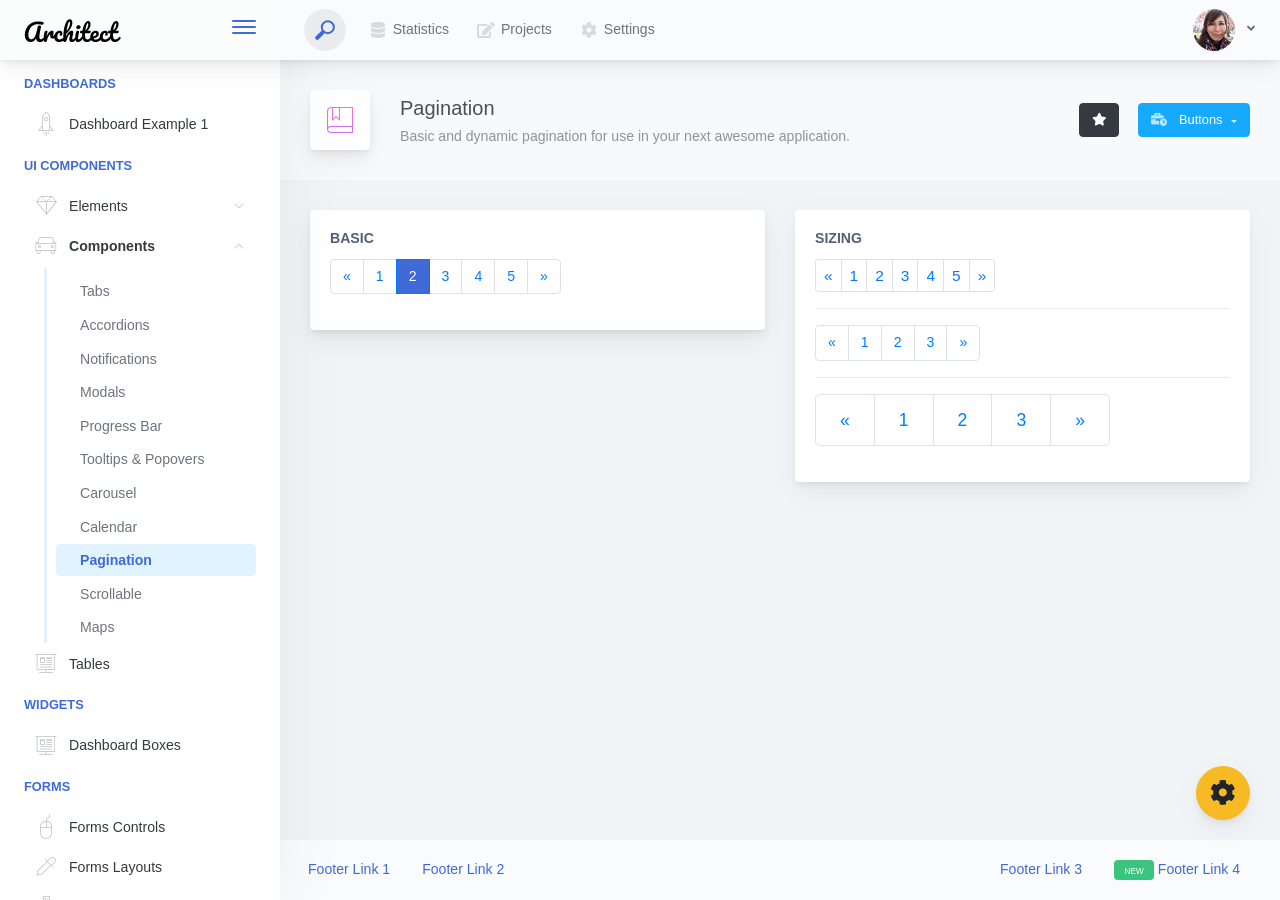
<file: web/theme/components-pagination.html>
<!doctype html>
<html lang="en">

<head>
    <meta charset="utf-8">
    <meta http-equiv="X-UA-Compatible" content="IE=edge">
    <meta http-equiv="Content-Language" content="en">
    <meta http-equiv="Content-Type" content="text/html; charset=utf-8"/>
    <title>Pagination - Basic and dynamic pagination for use in your next awesome application.</title>
    <meta name="viewport" content="width=device-width, initial-scale=1, maximum-scale=1, user-scalable=no, shrink-to-fit=no" />
    <meta name="description" content="Basic and dynamic pagination for use in your next awesome application.">
    <meta name="msapplication-tap-highlight" content="no">
    <!--
    =========================================================
    * ArchitectUI HTML Theme Dashboard - v1.0.0
    =========================================================
    * Product Page: https://dashboardpack.com
    * Copyright 2019 DashboardPack (https://dashboardpack.com)
    * Licensed under MIT (https://github.com/DashboardPack/architectui-html-theme-free/blob/master/LICENSE)
    =========================================================
    * The above copyright notice and this permission notice shall be included in all copies or substantial portions of the Software.
    -->
<link href="./main.css" rel="stylesheet"></head>
<body>
    <div class="app-container app-theme-white body-tabs-shadow fixed-sidebar fixed-header">
        <div class="app-header header-shadow">
            <div class="app-header__logo">
                <div class="logo-src"></div>
                <div class="header__pane ml-auto">
                    <div>
                        <button type="button" class="hamburger close-sidebar-btn hamburger--elastic" data-class="closed-sidebar">
                            <span class="hamburger-box">
                                <span class="hamburger-inner"></span>
                            </span>
                        </button>
                    </div>
                </div>
            </div>
            <div class="app-header__mobile-menu">
                <div>
                    <button type="button" class="hamburger hamburger--elastic mobile-toggle-nav">
                        <span class="hamburger-box">
                            <span class="hamburger-inner"></span>
                        </span>
                    </button>
                </div>
            </div>
            <div class="app-header__menu">
                <span>
                    <button type="button" class="btn-icon btn-icon-only btn btn-primary btn-sm mobile-toggle-header-nav">
                        <span class="btn-icon-wrapper">
                            <i class="fa fa-ellipsis-v fa-w-6"></i>
                        </span>
                    </button>
                </span>
            </div>    <div class="app-header__content">
                <div class="app-header-left">
                    <div class="search-wrapper">
                        <div class="input-holder">
                            <input type="text" class="search-input" placeholder="Type to search">
                            <button class="search-icon"><span></span></button>
                        </div>
                        <button class="close"></button>
                    </div>
                    <ul class="header-menu nav">
                        <li class="nav-item">
                            <a href="javascript:void(0);" class="nav-link">
                                <i class="nav-link-icon fa fa-database"> </i>
                                Statistics
                            </a>
                        </li>
                        <li class="btn-group nav-item">
                            <a href="javascript:void(0);" class="nav-link">
                                <i class="nav-link-icon fa fa-edit"></i>
                                Projects
                            </a>
                        </li>
                        <li class="dropdown nav-item">
                            <a href="javascript:void(0);" class="nav-link">
                                <i class="nav-link-icon fa fa-cog"></i>
                                Settings
                            </a>
                        </li>
                    </ul>        </div>
                <div class="app-header-right">
                    <div class="header-btn-lg pr-0">
                        <div class="widget-content p-0">
                            <div class="widget-content-wrapper">
                                <div class="widget-content-left">
                                    <div class="btn-group">
                                        <a data-toggle="dropdown" aria-haspopup="true" aria-expanded="false" class="p-0 btn">
                                            <img width="42" class="rounded-circle" src="assets/images/avatars/1.jpg" alt="">
                                            <i class="fa fa-angle-down ml-2 opacity-8"></i>
                                        </a>
                                        <div tabindex="-1" role="menu" aria-hidden="true" class="dropdown-menu dropdown-menu-right">
                                            <button type="button" tabindex="0" class="dropdown-item">User Account</button>
                                            <button type="button" tabindex="0" class="dropdown-item">Settings</button>
                                            <h6 tabindex="-1" class="dropdown-header">Header</h6>
                                            <button type="button" tabindex="0" class="dropdown-item">Actions</button>
                                            <div tabindex="-1" class="dropdown-divider"></div>
                                            <button type="button" tabindex="0" class="dropdown-item">Dividers</button>
                                        </div>
                                    </div>
                                </div>
                                <div class="widget-content-left  ml-3 header-user-info">
                                    <div class="widget-heading">
                                        Alina Mclourd
                                    </div>
                                    <div class="widget-subheading">
                                        VP People Manager
                                    </div>
                                </div>
                                <div class="widget-content-right header-user-info ml-3">
                                    <button type="button" class="btn-shadow p-1 btn btn-primary btn-sm show-toastr-example">
                                        <i class="fa text-white fa-calendar pr-1 pl-1"></i>
                                    </button>
                                </div>
                            </div>
                        </div>
                    </div>        </div>
            </div>
        </div>        <div class="ui-theme-settings">
            <button type="button" id="TooltipDemo" class="btn-open-options btn btn-warning">
                <i class="fa fa-cog fa-w-16 fa-spin fa-2x"></i>
            </button>
            <div class="theme-settings__inner">
                <div class="scrollbar-container">
                    <div class="theme-settings__options-wrapper">
                        <h3 class="themeoptions-heading">Layout Options
                        </h3>
                        <div class="p-3">
                            <ul class="list-group">
                                <li class="list-group-item">
                                    <div class="widget-content p-0">
                                        <div class="widget-content-wrapper">
                                            <div class="widget-content-left mr-3">
                                                <div class="switch has-switch switch-container-class" data-class="fixed-header">
                                                    <div class="switch-animate switch-on">
                                                        <input type="checkbox" checked data-toggle="toggle" data-onstyle="success">
                                                    </div>
                                                </div>
                                            </div>
                                            <div class="widget-content-left">
                                                <div class="widget-heading">Fixed Header
                                                </div>
                                                <div class="widget-subheading">Makes the header top fixed, always visible!
                                                </div>
                                            </div>
                                        </div>
                                    </div>
                                </li>
                                <li class="list-group-item">
                                    <div class="widget-content p-0">
                                        <div class="widget-content-wrapper">
                                            <div class="widget-content-left mr-3">
                                                <div class="switch has-switch switch-container-class" data-class="fixed-sidebar">
                                                    <div class="switch-animate switch-on">
                                                        <input type="checkbox" checked data-toggle="toggle" data-onstyle="success">
                                                    </div>
                                                </div>
                                            </div>
                                            <div class="widget-content-left">
                                                <div class="widget-heading">Fixed Sidebar
                                                </div>
                                                <div class="widget-subheading">Makes the sidebar left fixed, always visible!
                                                </div>
                                            </div>
                                        </div>
                                    </div>
                                </li>
                                <li class="list-group-item">
                                    <div class="widget-content p-0">
                                        <div class="widget-content-wrapper">
                                            <div class="widget-content-left mr-3">
                                                <div class="switch has-switch switch-container-class" data-class="fixed-footer">
                                                    <div class="switch-animate switch-off">
                                                        <input type="checkbox" data-toggle="toggle" data-onstyle="success">
                                                    </div>
                                                </div>
                                            </div>
                                            <div class="widget-content-left">
                                                <div class="widget-heading">Fixed Footer
                                                </div>
                                                <div class="widget-subheading">Makes the app footer bottom fixed, always visible!
                                                </div>
                                            </div>
                                        </div>
                                    </div>
                                </li>
                            </ul>
                        </div>
                        <h3 class="themeoptions-heading">
                            <div>
                                Header Options
                            </div>
                            <button type="button" class="btn-pill btn-shadow btn-wide ml-auto btn btn-focus btn-sm switch-header-cs-class" data-class="">
                                Restore Default
                            </button>
                        </h3>
                        <div class="p-3">
                            <ul class="list-group">
                                <li class="list-group-item">
                                    <h5 class="pb-2">Choose Color Scheme
                                    </h5>
                                    <div class="theme-settings-swatches">
                                        <div class="swatch-holder bg-primary switch-header-cs-class" data-class="bg-primary header-text-light">
                                        </div>
                                        <div class="swatch-holder bg-secondary switch-header-cs-class" data-class="bg-secondary header-text-light">
                                        </div>
                                        <div class="swatch-holder bg-success switch-header-cs-class" data-class="bg-success header-text-dark">
                                        </div>
                                        <div class="swatch-holder bg-info switch-header-cs-class" data-class="bg-info header-text-dark">
                                        </div>
                                        <div class="swatch-holder bg-warning switch-header-cs-class" data-class="bg-warning header-text-dark">
                                        </div>
                                        <div class="swatch-holder bg-danger switch-header-cs-class" data-class="bg-danger header-text-light">
                                        </div>
                                        <div class="swatch-holder bg-light switch-header-cs-class" data-class="bg-light header-text-dark">
                                        </div>
                                        <div class="swatch-holder bg-dark switch-header-cs-class" data-class="bg-dark header-text-light">
                                        </div>
                                        <div class="swatch-holder bg-focus switch-header-cs-class" data-class="bg-focus header-text-light">
                                        </div>
                                        <div class="swatch-holder bg-alternate switch-header-cs-class" data-class="bg-alternate header-text-light">
                                        </div>
                                        <div class="divider">
                                        </div>
                                        <div class="swatch-holder bg-vicious-stance switch-header-cs-class" data-class="bg-vicious-stance header-text-light">
                                        </div>
                                        <div class="swatch-holder bg-midnight-bloom switch-header-cs-class" data-class="bg-midnight-bloom header-text-light">
                                        </div>
                                        <div class="swatch-holder bg-night-sky switch-header-cs-class" data-class="bg-night-sky header-text-light">
                                        </div>
                                        <div class="swatch-holder bg-slick-carbon switch-header-cs-class" data-class="bg-slick-carbon header-text-light">
                                        </div>
                                        <div class="swatch-holder bg-asteroid switch-header-cs-class" data-class="bg-asteroid header-text-light">
                                        </div>
                                        <div class="swatch-holder bg-royal switch-header-cs-class" data-class="bg-royal header-text-light">
                                        </div>
                                        <div class="swatch-holder bg-warm-flame switch-header-cs-class" data-class="bg-warm-flame header-text-dark">
                                        </div>
                                        <div class="swatch-holder bg-night-fade switch-header-cs-class" data-class="bg-night-fade header-text-dark">
                                        </div>
                                        <div class="swatch-holder bg-sunny-morning switch-header-cs-class" data-class="bg-sunny-morning header-text-dark">
                                        </div>
                                        <div class="swatch-holder bg-tempting-azure switch-header-cs-class" data-class="bg-tempting-azure header-text-dark">
                                        </div>
                                        <div class="swatch-holder bg-amy-crisp switch-header-cs-class" data-class="bg-amy-crisp header-text-dark">
                                        </div>
                                        <div class="swatch-holder bg-heavy-rain switch-header-cs-class" data-class="bg-heavy-rain header-text-dark">
                                        </div>
                                        <div class="swatch-holder bg-mean-fruit switch-header-cs-class" data-class="bg-mean-fruit header-text-dark">
                                        </div>
                                        <div class="swatch-holder bg-malibu-beach switch-header-cs-class" data-class="bg-malibu-beach header-text-light">
                                        </div>
                                        <div class="swatch-holder bg-deep-blue switch-header-cs-class" data-class="bg-deep-blue header-text-dark">
                                        </div>
                                        <div class="swatch-holder bg-ripe-malin switch-header-cs-class" data-class="bg-ripe-malin header-text-light">
                                        </div>
                                        <div class="swatch-holder bg-arielle-smile switch-header-cs-class" data-class="bg-arielle-smile header-text-light">
                                        </div>
                                        <div class="swatch-holder bg-plum-plate switch-header-cs-class" data-class="bg-plum-plate header-text-light">
                                        </div>
                                        <div class="swatch-holder bg-happy-fisher switch-header-cs-class" data-class="bg-happy-fisher header-text-dark">
                                        </div>
                                        <div class="swatch-holder bg-happy-itmeo switch-header-cs-class" data-class="bg-happy-itmeo header-text-light">
                                        </div>
                                        <div class="swatch-holder bg-mixed-hopes switch-header-cs-class" data-class="bg-mixed-hopes header-text-light">
                                        </div>
                                        <div class="swatch-holder bg-strong-bliss switch-header-cs-class" data-class="bg-strong-bliss header-text-light">
                                        </div>
                                        <div class="swatch-holder bg-grow-early switch-header-cs-class" data-class="bg-grow-early header-text-light">
                                        </div>
                                        <div class="swatch-holder bg-love-kiss switch-header-cs-class" data-class="bg-love-kiss header-text-light">
                                        </div>
                                        <div class="swatch-holder bg-premium-dark switch-header-cs-class" data-class="bg-premium-dark header-text-light">
                                        </div>
                                        <div class="swatch-holder bg-happy-green switch-header-cs-class" data-class="bg-happy-green header-text-light">
                                        </div>
                                    </div>
                                </li>
                            </ul>
                        </div>
                        <h3 class="themeoptions-heading">
                            <div>Sidebar Options</div>
                            <button type="button" class="btn-pill btn-shadow btn-wide ml-auto btn btn-focus btn-sm switch-sidebar-cs-class" data-class="">
                                Restore Default
                            </button>
                        </h3>
                        <div class="p-3">
                            <ul class="list-group">
                                <li class="list-group-item">
                                    <h5 class="pb-2">Choose Color Scheme
                                    </h5>
                                    <div class="theme-settings-swatches">
                                        <div class="swatch-holder bg-primary switch-sidebar-cs-class" data-class="bg-primary sidebar-text-light">
                                        </div>
                                        <div class="swatch-holder bg-secondary switch-sidebar-cs-class" data-class="bg-secondary sidebar-text-light">
                                        </div>
                                        <div class="swatch-holder bg-success switch-sidebar-cs-class" data-class="bg-success sidebar-text-dark">
                                        </div>
                                        <div class="swatch-holder bg-info switch-sidebar-cs-class" data-class="bg-info sidebar-text-dark">
                                        </div>
                                        <div class="swatch-holder bg-warning switch-sidebar-cs-class" data-class="bg-warning sidebar-text-dark">
                                        </div>
                                        <div class="swatch-holder bg-danger switch-sidebar-cs-class" data-class="bg-danger sidebar-text-light">
                                        </div>
                                        <div class="swatch-holder bg-light switch-sidebar-cs-class" data-class="bg-light sidebar-text-dark">
                                        </div>
                                        <div class="swatch-holder bg-dark switch-sidebar-cs-class" data-class="bg-dark sidebar-text-light">
                                        </div>
                                        <div class="swatch-holder bg-focus switch-sidebar-cs-class" data-class="bg-focus sidebar-text-light">
                                        </div>
                                        <div class="swatch-holder bg-alternate switch-sidebar-cs-class" data-class="bg-alternate sidebar-text-light">
                                        </div>
                                        <div class="divider">
                                        </div>
                                        <div class="swatch-holder bg-vicious-stance switch-sidebar-cs-class" data-class="bg-vicious-stance sidebar-text-light">
                                        </div>
                                        <div class="swatch-holder bg-midnight-bloom switch-sidebar-cs-class" data-class="bg-midnight-bloom sidebar-text-light">
                                        </div>
                                        <div class="swatch-holder bg-night-sky switch-sidebar-cs-class" data-class="bg-night-sky sidebar-text-light">
                                        </div>
                                        <div class="swatch-holder bg-slick-carbon switch-sidebar-cs-class" data-class="bg-slick-carbon sidebar-text-light">
                                        </div>
                                        <div class="swatch-holder bg-asteroid switch-sidebar-cs-class" data-class="bg-asteroid sidebar-text-light">
                                        </div>
                                        <div class="swatch-holder bg-royal switch-sidebar-cs-class" data-class="bg-royal sidebar-text-light">
                                        </div>
                                        <div class="swatch-holder bg-warm-flame switch-sidebar-cs-class" data-class="bg-warm-flame sidebar-text-dark">
                                        </div>
                                        <div class="swatch-holder bg-night-fade switch-sidebar-cs-class" data-class="bg-night-fade sidebar-text-dark">
                                        </div>
                                        <div class="swatch-holder bg-sunny-morning switch-sidebar-cs-class" data-class="bg-sunny-morning sidebar-text-dark">
                                        </div>
                                        <div class="swatch-holder bg-tempting-azure switch-sidebar-cs-class" data-class="bg-tempting-azure sidebar-text-dark">
                                        </div>
                                        <div class="swatch-holder bg-amy-crisp switch-sidebar-cs-class" data-class="bg-amy-crisp sidebar-text-dark">
                                        </div>
                                        <div class="swatch-holder bg-heavy-rain switch-sidebar-cs-class" data-class="bg-heavy-rain sidebar-text-dark">
                                        </div>
                                        <div class="swatch-holder bg-mean-fruit switch-sidebar-cs-class" data-class="bg-mean-fruit sidebar-text-dark">
                                        </div>
                                        <div class="swatch-holder bg-malibu-beach switch-sidebar-cs-class" data-class="bg-malibu-beach sidebar-text-light">
                                        </div>
                                        <div class="swatch-holder bg-deep-blue switch-sidebar-cs-class" data-class="bg-deep-blue sidebar-text-dark">
                                        </div>
                                        <div class="swatch-holder bg-ripe-malin switch-sidebar-cs-class" data-class="bg-ripe-malin sidebar-text-light">
                                        </div>
                                        <div class="swatch-holder bg-arielle-smile switch-sidebar-cs-class" data-class="bg-arielle-smile sidebar-text-light">
                                        </div>
                                        <div class="swatch-holder bg-plum-plate switch-sidebar-cs-class" data-class="bg-plum-plate sidebar-text-light">
                                        </div>
                                        <div class="swatch-holder bg-happy-fisher switch-sidebar-cs-class" data-class="bg-happy-fisher sidebar-text-dark">
                                        </div>
                                        <div class="swatch-holder bg-happy-itmeo switch-sidebar-cs-class" data-class="bg-happy-itmeo sidebar-text-light">
                                        </div>
                                        <div class="swatch-holder bg-mixed-hopes switch-sidebar-cs-class" data-class="bg-mixed-hopes sidebar-text-light">
                                        </div>
                                        <div class="swatch-holder bg-strong-bliss switch-sidebar-cs-class" data-class="bg-strong-bliss sidebar-text-light">
                                        </div>
                                        <div class="swatch-holder bg-grow-early switch-sidebar-cs-class" data-class="bg-grow-early sidebar-text-light">
                                        </div>
                                        <div class="swatch-holder bg-love-kiss switch-sidebar-cs-class" data-class="bg-love-kiss sidebar-text-light">
                                        </div>
                                        <div class="swatch-holder bg-premium-dark switch-sidebar-cs-class" data-class="bg-premium-dark sidebar-text-light">
                                        </div>
                                        <div class="swatch-holder bg-happy-green switch-sidebar-cs-class" data-class="bg-happy-green sidebar-text-light">
                                        </div>
                                    </div>
                                </li>
                            </ul>
                        </div>
                        <h3 class="themeoptions-heading">
                            <div>Main Content Options</div>
                            <button type="button" class="btn-pill btn-shadow btn-wide ml-auto active btn btn-focus btn-sm">Restore Default
                            </button>
                        </h3>
                        <div class="p-3">
                            <ul class="list-group">
                                <li class="list-group-item">
                                    <h5 class="pb-2">Page Section Tabs
                                    </h5>
                                    <div class="theme-settings-swatches">
                                        <div role="group" class="mt-2 btn-group">
                                            <button type="button" class="btn-wide btn-shadow btn-primary btn btn-secondary switch-theme-class" data-class="body-tabs-line">
                                                Line
                                            </button>
                                            <button type="button" class="btn-wide btn-shadow btn-primary active btn btn-secondary switch-theme-class" data-class="body-tabs-shadow">
                                                Shadow
                                            </button>
                                        </div>
                                    </div>
                                </li>
                            </ul>
                        </div>
                    </div>
                </div>
            </div>
        </div>        <div class="app-main">
                <div class="app-sidebar sidebar-shadow">
                    <div class="app-header__logo">
                        <div class="logo-src"></div>
                        <div class="header__pane ml-auto">
                            <div>
                                <button type="button" class="hamburger close-sidebar-btn hamburger--elastic" data-class="closed-sidebar">
                                    <span class="hamburger-box">
                                        <span class="hamburger-inner"></span>
                                    </span>
                                </button>
                            </div>
                        </div>
                    </div>
                    <div class="app-header__mobile-menu">
                        <div>
                            <button type="button" class="hamburger hamburger--elastic mobile-toggle-nav">
                                <span class="hamburger-box">
                                    <span class="hamburger-inner"></span>
                                </span>
                            </button>
                        </div>
                    </div>
                    <div class="app-header__menu">
                        <span>
                            <button type="button" class="btn-icon btn-icon-only btn btn-primary btn-sm mobile-toggle-header-nav">
                                <span class="btn-icon-wrapper">
                                    <i class="fa fa-ellipsis-v fa-w-6"></i>
                                </span>
                            </button>
                        </span>
                    </div>    <div class="scrollbar-sidebar">
                        <div class="app-sidebar__inner">
                            <ul class="vertical-nav-menu">
                                <li class="app-sidebar__heading">Dashboards</li>
                                <li>
                                    <a href="index.html">
                                        <i class="metismenu-icon pe-7s-rocket"></i>
                                        Dashboard Example 1
                                    </a>
                                </li>
                                <li class="app-sidebar__heading">UI Components</li>
                                <li
                                    
                                    
                                    
                                    
                                    
                                    
                                    
                                    
                                >
                                    <a href="#">
                                        <i class="metismenu-icon pe-7s-diamond"></i>
                                        Elements
                                        <i class="metismenu-state-icon pe-7s-angle-down caret-left"></i>
                                    </a>
                                    <ul
                                        
                                        
                                        
                                        
                                        
                                        
                                        
                                        
                                    >
                                        <li>
                                            <a href="elements-buttons-standard.html">
                                                <i class="metismenu-icon"></i>
                                                Buttons
                                            </a>
                                        </li>
                                        <li>
                                            <a href="elements-dropdowns.html">
                                                <i class="metismenu-icon">
                                                </i>Dropdowns
                                            </a>
                                        </li>
                                        <li>
                                            <a href="elements-icons.html">
                                                <i class="metismenu-icon">
                                                </i>Icons
                                            </a>
                                        </li>
                                        <li>
                                            <a href="elements-badges-labels.html">
                                                <i class="metismenu-icon">
                                                </i>Badges
                                            </a>
                                        </li>
                                        <li>
                                            <a href="elements-cards.html">
                                                <i class="metismenu-icon">
                                                </i>Cards
                                            </a>
                                        </li>
                                        <li>
                                            <a href="elements-list-group.html">
                                                <i class="metismenu-icon">
                                                </i>List Groups
                                            </a>
                                        </li>
                                        <li>
                                            <a href="elements-navigation.html">
                                                <i class="metismenu-icon">
                                                </i>Navigation Menus
                                            </a>
                                        </li>
                                        <li>
                                            <a href="elements-utilities.html">
                                                <i class="metismenu-icon">
                                                </i>Utilities
                                            </a>
                                        </li>
                                    </ul>
                                </li>
                                <li
                                    
                                    
                                    
                                    
                                    
                                    
                                    
                                    
                                     class="mm-active"
                                    
                                    
                                >
                                    <a href="#">
                                        <i class="metismenu-icon pe-7s-car"></i>
                                        Components
                                        <i class="metismenu-state-icon pe-7s-angle-down caret-left"></i>
                                    </a>
                                    <ul
                                        
                                        
                                        
                                        
                                        
                                        
                                        
                                        
                                         class="mm-show"
                                        
                                        
                                    >
                                        <li>
                                            <a href="components-tabs.html">
                                                <i class="metismenu-icon">
                                                </i>Tabs
                                            </a>
                                        </li>
                                        <li>
                                            <a href="components-accordions.html">
                                                <i class="metismenu-icon">
                                                </i>Accordions
                                            </a>
                                        </li>
                                        <li>
                                            <a href="components-notifications.html">
                                                <i class="metismenu-icon">
                                                </i>Notifications
                                            </a>
                                        </li>
                                        <li>
                                            <a href="components-modals.html">
                                                <i class="metismenu-icon">
                                                </i>Modals
                                            </a>
                                        </li>
                                        <li>
                                            <a href="components-progress-bar.html">
                                                <i class="metismenu-icon">
                                                </i>Progress Bar
                                            </a>
                                        </li>
                                        <li>
                                            <a href="components-tooltips-popovers.html">
                                                <i class="metismenu-icon">
                                                </i>Tooltips &amp; Popovers
                                            </a>
                                        </li>
                                        <li>
                                            <a href="components-carousel.html">
                                                <i class="metismenu-icon">
                                                </i>Carousel
                                            </a>
                                        </li>
                                        <li>
                                            <a href="components-calendar.html">
                                                <i class="metismenu-icon">
                                                </i>Calendar
                                            </a>
                                        </li>
                                        <li>
                                            <a href="components-pagination.html" class="mm-active">
                                                <i class="metismenu-icon">
                                                </i>Pagination
                                            </a>
                                        </li>
                                        <li>
                                            <a href="components-scrollable-elements.html">
                                                <i class="metismenu-icon">
                                                </i>Scrollable
                                            </a>
                                        </li>
                                        <li>
                                            <a href="components-maps.html">
                                                <i class="metismenu-icon">
                                                </i>Maps
                                            </a>
                                        </li>
                                    </ul>
                                </li>
                                <li  >
                                    <a href="tables-regular.html">
                                        <i class="metismenu-icon pe-7s-display2"></i>
                                        Tables
                                    </a>
                                </li>
                                <li class="app-sidebar__heading">Widgets</li>
                                <li>
                                    <a href="dashboard-boxes.html">
                                        <i class="metismenu-icon pe-7s-display2"></i>
                                        Dashboard Boxes
                                    </a>
                                </li>
                                <li class="app-sidebar__heading">Forms</li>
                                <li>
                                    <a href="forms-controls.html">
                                        <i class="metismenu-icon pe-7s-mouse">
                                        </i>Forms Controls
                                    </a>
                                </li>
                                <li>
                                    <a href="forms-layouts.html">
                                        <i class="metismenu-icon pe-7s-eyedropper">
                                        </i>Forms Layouts
                                    </a>
                                </li>
                                <li>
                                    <a href="forms-validation.html">
                                        <i class="metismenu-icon pe-7s-pendrive">
                                        </i>Forms Validation
                                    </a>
                                </li>
                                <li class="app-sidebar__heading">Charts</li>
                                <li>
                                    <a href="charts-chartjs.html">
                                        <i class="metismenu-icon pe-7s-graph2">
                                        </i>ChartJS
                                    </a>
                                </li>
                                <li class="app-sidebar__heading">PRO Version</li>
                                <li>
                                    <a href="https://dashboardpack.com/theme-details/architectui-dashboard-html-pro/" target="_blank">
                                        <i class="metismenu-icon pe-7s-graph2">
                                        </i>
                                        Upgrade to PRO
                                    </a>
                                </li>
                            </ul>
                        </div>
                    </div>
                </div>    <div class="app-main__outer">
                    <div class="app-main__inner">
                        <div class="app-page-title">
                            <div class="page-title-wrapper">
                                <div class="page-title-heading">
                                    <div class="page-title-icon">
                                        <i class="pe-7s-notebook icon-gradient bg-mixed-hopes">
                                        </i>
                                    </div>
                                    <div>Pagination
                                        <div class="page-title-subheading">Basic and dynamic pagination for use in your next awesome application.
                                        </div>
                                    </div>
                                </div>
                                <div class="page-title-actions">
                                    <button type="button" data-toggle="tooltip" title="Example Tooltip" data-placement="bottom" class="btn-shadow mr-3 btn btn-dark">
                                        <i class="fa fa-star"></i>
                                    </button>
                                    <div class="d-inline-block dropdown">
                                        <button type="button" data-toggle="dropdown" aria-haspopup="true" aria-expanded="false" class="btn-shadow dropdown-toggle btn btn-info">
                                            <span class="btn-icon-wrapper pr-2 opacity-7">
                                                <i class="fa fa-business-time fa-w-20"></i>
                                            </span>
                                            Buttons
                                        </button>
                                        <div tabindex="-1" role="menu" aria-hidden="true" class="dropdown-menu dropdown-menu-right">
                                            <ul class="nav flex-column">
                                                <li class="nav-item">
                                                    <a href="javascript:void(0);" class="nav-link">
                                                        <i class="nav-link-icon lnr-inbox"></i>
                                                        <span>
                                                            Inbox
                                                        </span>
                                                        <div class="ml-auto badge badge-pill badge-secondary">86</div>
                                                    </a>
                                                </li>
                                                <li class="nav-item">
                                                    <a href="javascript:void(0);" class="nav-link">
                                                        <i class="nav-link-icon lnr-book"></i>
                                                        <span>
                                                            Book
                                                        </span>
                                                        <div class="ml-auto badge badge-pill badge-danger">5</div>
                                                    </a>
                                                </li>
                                                <li class="nav-item">
                                                    <a href="javascript:void(0);" class="nav-link">
                                                        <i class="nav-link-icon lnr-picture"></i>
                                                        <span>
                                                            Picture
                                                        </span>
                                                    </a>
                                                </li>
                                                <li class="nav-item">
                                                    <a disabled href="javascript:void(0);" class="nav-link disabled">
                                                        <i class="nav-link-icon lnr-file-empty"></i>
                                                        <span>
                                                            File Disabled
                                                        </span>
                                                    </a>
                                                </li>
                                            </ul>
                                        </div>
                                    </div>
                                </div>    </div>
                        </div>            <div class="row">
                            <div class="col-lg-6">
                                <div class="main-card mb-3 card">
                                    <div class="card-body"><h5 class="card-title">Basic</h5>
                                        <nav class="" aria-label="Page navigation example">
                                            <ul class="pagination">
                                                <li class="page-item"><a href="javascript:void(0);" class="page-link" aria-label="Previous"><span aria-hidden="true">«</span><span class="sr-only">Previous</span></a></li>
                                                <li class="page-item"><a href="javascript:void(0);" class="page-link">1</a></li>
                                                <li class="page-item active"><a href="javascript:void(0);" class="page-link">2</a></li>
                                                <li class="page-item"><a href="javascript:void(0);" class="page-link">3</a></li>
                                                <li class="page-item"><a href="javascript:void(0);" class="page-link">4</a></li>
                                                <li class="page-item"><a href="javascript:void(0);" class="page-link">5</a></li>
                                                <li class="page-item"><a href="javascript:void(0);" class="page-link" aria-label="Next"><span aria-hidden="true">»</span><span class="sr-only">Next</span></a></li>
                                            </ul>
                                        </nav>
                                    </div>
                                </div>
                            </div>
                            <div class="col-lg-6">
                                <div class="main-card mb-3 card">
                                    <div class="card-body"><h5 class="card-title">Sizing</h5>
                                        <nav class="" aria-label="Page navigation example">
                                            <ul class="pagination pagination-sm">
                                                <li class="page-item"><a href="javascript:void(0);" class="page-link" aria-label="Previous"><span aria-hidden="true">«</span><span class="sr-only">Previous</span></a></li>
                                                <li class="page-item"><a href="javascript:void(0);" class="page-link">1</a></li>
                                                <li class="page-item"><a href="javascript:void(0);" class="page-link">2</a></li>
                                                <li class="page-item"><a href="javascript:void(0);" class="page-link">3</a></li>
                                                <li class="page-item"><a href="javascript:void(0);" class="page-link">4</a></li>
                                                <li class="page-item"><a href="javascript:void(0);" class="page-link">5</a></li>
                                                <li class="page-item"><a href="javascript:void(0);" class="page-link" aria-label="Next"><span aria-hidden="true">»</span><span class="sr-only">Next</span></a></li>
                                            </ul>
                                        </nav>
                                        <div class="divider"></div>
                                        <nav class="" aria-label="Page navigation example">
                                            <ul class="pagination">
                                                <li class="page-item"><a href="javascript:void(0);" class="page-link" aria-label="Previous"><span aria-hidden="true">«</span><span class="sr-only">Previous</span></a></li>
                                                <li class="page-item"><a href="javascript:void(0);" class="page-link">1</a></li>
                                                <li class="page-item"><a href="javascript:void(0);" class="page-link">2</a></li>
                                                <li class="page-item"><a href="javascript:void(0);" class="page-link">3</a></li>
                                                <li class="page-item"><a href="javascript:void(0);" class="page-link" aria-label="Next"><span aria-hidden="true">»</span><span class="sr-only">Next</span></a></li>
                                            </ul>
                                        </nav>
                                        <div class="divider"></div>
                                        <nav class="" aria-label="Page navigation example">
                                            <ul class="pagination pagination-lg">
                                                <li class="page-item"><a href="javascript:void(0);" class="page-link" aria-label="Previous"><span aria-hidden="true">«</span><span class="sr-only">Previous</span></a></li>
                                                <li class="page-item"><a href="javascript:void(0);" class="page-link">1</a></li>
                                                <li class="page-item"><a href="javascript:void(0);" class="page-link">2</a></li>
                                                <li class="page-item"><a href="javascript:void(0);" class="page-link">3</a></li>
                                                <li class="page-item"><a href="javascript:void(0);" class="page-link" aria-label="Next"><span aria-hidden="true">»</span><span class="sr-only">Next</span></a></li>
                                            </ul>
                                        </nav>
                                    </div>
                                </div>
                            </div>
                        </div>
                    </div>
                    <div class="app-wrapper-footer">
                        <div class="app-footer">
                            <div class="app-footer__inner">
                                <div class="app-footer-left">
                                    <ul class="nav">
                                        <li class="nav-item">
                                            <a href="javascript:void(0);" class="nav-link">
                                                Footer Link 1
                                            </a>
                                        </li>
                                        <li class="nav-item">
                                            <a href="javascript:void(0);" class="nav-link">
                                                Footer Link 2
                                            </a>
                                        </li>
                                    </ul>
                                </div>
                                <div class="app-footer-right">
                                    <ul class="nav">
                                        <li class="nav-item">
                                            <a href="javascript:void(0);" class="nav-link">
                                                Footer Link 3
                                            </a>
                                        </li>
                                        <li class="nav-item">
                                            <a href="javascript:void(0);" class="nav-link">
                                                <div class="badge badge-success mr-1 ml-0">
                                                    <small>NEW</small>
                                                </div>
                                                Footer Link 4
                                            </a>
                                        </li>
                                    </ul>
                                </div>
                            </div>
                        </div>
                    </div>    </div>
        </div>
    </div>
<script type="text/javascript" src="./assets/scripts/main.js"></script></body>
</html>
</file>
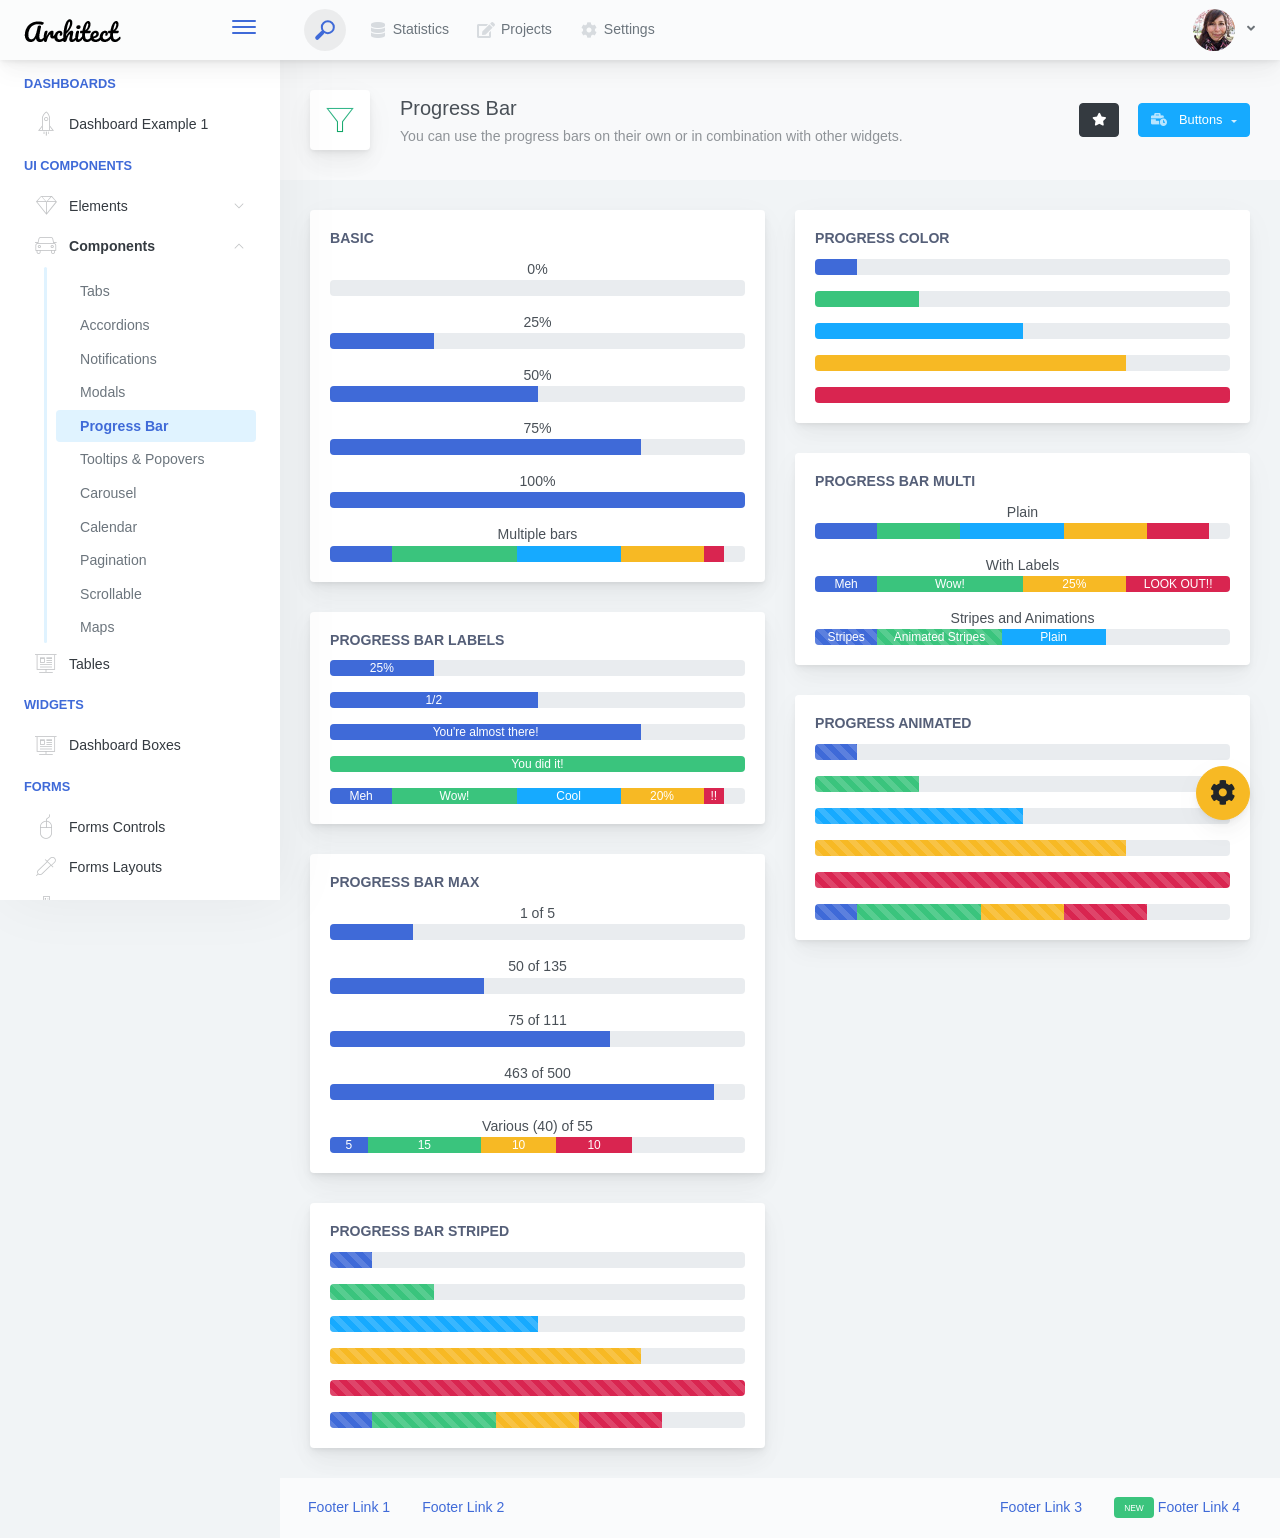
<file: web/theme/components-progress-bar.html>
<!doctype html>
<html lang="en">

<head>
    <meta charset="utf-8">
    <meta http-equiv="X-UA-Compatible" content="IE=edge">
    <meta http-equiv="Content-Language" content="en">
    <meta http-equiv="Content-Type" content="text/html; charset=utf-8"/>
    <title>Progress Bar - You can use the progress bars on their own or in combination with other widgets.</title>
    <meta name="viewport" content="width=device-width, initial-scale=1, maximum-scale=1, user-scalable=no, shrink-to-fit=no" />
    <meta name="description" content="You can use the progress bars on their own or in combination with other widgets.">
    <meta name="msapplication-tap-highlight" content="no">
    <!--
    =========================================================
    * ArchitectUI HTML Theme Dashboard - v1.0.0
    =========================================================
    * Product Page: https://dashboardpack.com
    * Copyright 2019 DashboardPack (https://dashboardpack.com)
    * Licensed under MIT (https://github.com/DashboardPack/architectui-html-theme-free/blob/master/LICENSE)
    =========================================================
    * The above copyright notice and this permission notice shall be included in all copies or substantial portions of the Software.
    -->
<link href="./main.css" rel="stylesheet"></head>
<body>
    <div class="app-container app-theme-white body-tabs-shadow fixed-sidebar fixed-header">
        <div class="app-header header-shadow">
            <div class="app-header__logo">
                <div class="logo-src"></div>
                <div class="header__pane ml-auto">
                    <div>
                        <button type="button" class="hamburger close-sidebar-btn hamburger--elastic" data-class="closed-sidebar">
                            <span class="hamburger-box">
                                <span class="hamburger-inner"></span>
                            </span>
                        </button>
                    </div>
                </div>
            </div>
            <div class="app-header__mobile-menu">
                <div>
                    <button type="button" class="hamburger hamburger--elastic mobile-toggle-nav">
                        <span class="hamburger-box">
                            <span class="hamburger-inner"></span>
                        </span>
                    </button>
                </div>
            </div>
            <div class="app-header__menu">
                <span>
                    <button type="button" class="btn-icon btn-icon-only btn btn-primary btn-sm mobile-toggle-header-nav">
                        <span class="btn-icon-wrapper">
                            <i class="fa fa-ellipsis-v fa-w-6"></i>
                        </span>
                    </button>
                </span>
            </div>    <div class="app-header__content">
                <div class="app-header-left">
                    <div class="search-wrapper">
                        <div class="input-holder">
                            <input type="text" class="search-input" placeholder="Type to search">
                            <button class="search-icon"><span></span></button>
                        </div>
                        <button class="close"></button>
                    </div>
                    <ul class="header-menu nav">
                        <li class="nav-item">
                            <a href="javascript:void(0);" class="nav-link">
                                <i class="nav-link-icon fa fa-database"> </i>
                                Statistics
                            </a>
                        </li>
                        <li class="btn-group nav-item">
                            <a href="javascript:void(0);" class="nav-link">
                                <i class="nav-link-icon fa fa-edit"></i>
                                Projects
                            </a>
                        </li>
                        <li class="dropdown nav-item">
                            <a href="javascript:void(0);" class="nav-link">
                                <i class="nav-link-icon fa fa-cog"></i>
                                Settings
                            </a>
                        </li>
                    </ul>        </div>
                <div class="app-header-right">
                    <div class="header-btn-lg pr-0">
                        <div class="widget-content p-0">
                            <div class="widget-content-wrapper">
                                <div class="widget-content-left">
                                    <div class="btn-group">
                                        <a data-toggle="dropdown" aria-haspopup="true" aria-expanded="false" class="p-0 btn">
                                            <img width="42" class="rounded-circle" src="assets/images/avatars/1.jpg" alt="">
                                            <i class="fa fa-angle-down ml-2 opacity-8"></i>
                                        </a>
                                        <div tabindex="-1" role="menu" aria-hidden="true" class="dropdown-menu dropdown-menu-right">
                                            <button type="button" tabindex="0" class="dropdown-item">User Account</button>
                                            <button type="button" tabindex="0" class="dropdown-item">Settings</button>
                                            <h6 tabindex="-1" class="dropdown-header">Header</h6>
                                            <button type="button" tabindex="0" class="dropdown-item">Actions</button>
                                            <div tabindex="-1" class="dropdown-divider"></div>
                                            <button type="button" tabindex="0" class="dropdown-item">Dividers</button>
                                        </div>
                                    </div>
                                </div>
                                <div class="widget-content-left  ml-3 header-user-info">
                                    <div class="widget-heading">
                                        Alina Mclourd
                                    </div>
                                    <div class="widget-subheading">
                                        VP People Manager
                                    </div>
                                </div>
                                <div class="widget-content-right header-user-info ml-3">
                                    <button type="button" class="btn-shadow p-1 btn btn-primary btn-sm show-toastr-example">
                                        <i class="fa text-white fa-calendar pr-1 pl-1"></i>
                                    </button>
                                </div>
                            </div>
                        </div>
                    </div>        </div>
            </div>
        </div>        <div class="ui-theme-settings">
            <button type="button" id="TooltipDemo" class="btn-open-options btn btn-warning">
                <i class="fa fa-cog fa-w-16 fa-spin fa-2x"></i>
            </button>
            <div class="theme-settings__inner">
                <div class="scrollbar-container">
                    <div class="theme-settings__options-wrapper">
                        <h3 class="themeoptions-heading">Layout Options
                        </h3>
                        <div class="p-3">
                            <ul class="list-group">
                                <li class="list-group-item">
                                    <div class="widget-content p-0">
                                        <div class="widget-content-wrapper">
                                            <div class="widget-content-left mr-3">
                                                <div class="switch has-switch switch-container-class" data-class="fixed-header">
                                                    <div class="switch-animate switch-on">
                                                        <input type="checkbox" checked data-toggle="toggle" data-onstyle="success">
                                                    </div>
                                                </div>
                                            </div>
                                            <div class="widget-content-left">
                                                <div class="widget-heading">Fixed Header
                                                </div>
                                                <div class="widget-subheading">Makes the header top fixed, always visible!
                                                </div>
                                            </div>
                                        </div>
                                    </div>
                                </li>
                                <li class="list-group-item">
                                    <div class="widget-content p-0">
                                        <div class="widget-content-wrapper">
                                            <div class="widget-content-left mr-3">
                                                <div class="switch has-switch switch-container-class" data-class="fixed-sidebar">
                                                    <div class="switch-animate switch-on">
                                                        <input type="checkbox" checked data-toggle="toggle" data-onstyle="success">
                                                    </div>
                                                </div>
                                            </div>
                                            <div class="widget-content-left">
                                                <div class="widget-heading">Fixed Sidebar
                                                </div>
                                                <div class="widget-subheading">Makes the sidebar left fixed, always visible!
                                                </div>
                                            </div>
                                        </div>
                                    </div>
                                </li>
                                <li class="list-group-item">
                                    <div class="widget-content p-0">
                                        <div class="widget-content-wrapper">
                                            <div class="widget-content-left mr-3">
                                                <div class="switch has-switch switch-container-class" data-class="fixed-footer">
                                                    <div class="switch-animate switch-off">
                                                        <input type="checkbox" data-toggle="toggle" data-onstyle="success">
                                                    </div>
                                                </div>
                                            </div>
                                            <div class="widget-content-left">
                                                <div class="widget-heading">Fixed Footer
                                                </div>
                                                <div class="widget-subheading">Makes the app footer bottom fixed, always visible!
                                                </div>
                                            </div>
                                        </div>
                                    </div>
                                </li>
                            </ul>
                        </div>
                        <h3 class="themeoptions-heading">
                            <div>
                                Header Options
                            </div>
                            <button type="button" class="btn-pill btn-shadow btn-wide ml-auto btn btn-focus btn-sm switch-header-cs-class" data-class="">
                                Restore Default
                            </button>
                        </h3>
                        <div class="p-3">
                            <ul class="list-group">
                                <li class="list-group-item">
                                    <h5 class="pb-2">Choose Color Scheme
                                    </h5>
                                    <div class="theme-settings-swatches">
                                        <div class="swatch-holder bg-primary switch-header-cs-class" data-class="bg-primary header-text-light">
                                        </div>
                                        <div class="swatch-holder bg-secondary switch-header-cs-class" data-class="bg-secondary header-text-light">
                                        </div>
                                        <div class="swatch-holder bg-success switch-header-cs-class" data-class="bg-success header-text-dark">
                                        </div>
                                        <div class="swatch-holder bg-info switch-header-cs-class" data-class="bg-info header-text-dark">
                                        </div>
                                        <div class="swatch-holder bg-warning switch-header-cs-class" data-class="bg-warning header-text-dark">
                                        </div>
                                        <div class="swatch-holder bg-danger switch-header-cs-class" data-class="bg-danger header-text-light">
                                        </div>
                                        <div class="swatch-holder bg-light switch-header-cs-class" data-class="bg-light header-text-dark">
                                        </div>
                                        <div class="swatch-holder bg-dark switch-header-cs-class" data-class="bg-dark header-text-light">
                                        </div>
                                        <div class="swatch-holder bg-focus switch-header-cs-class" data-class="bg-focus header-text-light">
                                        </div>
                                        <div class="swatch-holder bg-alternate switch-header-cs-class" data-class="bg-alternate header-text-light">
                                        </div>
                                        <div class="divider">
                                        </div>
                                        <div class="swatch-holder bg-vicious-stance switch-header-cs-class" data-class="bg-vicious-stance header-text-light">
                                        </div>
                                        <div class="swatch-holder bg-midnight-bloom switch-header-cs-class" data-class="bg-midnight-bloom header-text-light">
                                        </div>
                                        <div class="swatch-holder bg-night-sky switch-header-cs-class" data-class="bg-night-sky header-text-light">
                                        </div>
                                        <div class="swatch-holder bg-slick-carbon switch-header-cs-class" data-class="bg-slick-carbon header-text-light">
                                        </div>
                                        <div class="swatch-holder bg-asteroid switch-header-cs-class" data-class="bg-asteroid header-text-light">
                                        </div>
                                        <div class="swatch-holder bg-royal switch-header-cs-class" data-class="bg-royal header-text-light">
                                        </div>
                                        <div class="swatch-holder bg-warm-flame switch-header-cs-class" data-class="bg-warm-flame header-text-dark">
                                        </div>
                                        <div class="swatch-holder bg-night-fade switch-header-cs-class" data-class="bg-night-fade header-text-dark">
                                        </div>
                                        <div class="swatch-holder bg-sunny-morning switch-header-cs-class" data-class="bg-sunny-morning header-text-dark">
                                        </div>
                                        <div class="swatch-holder bg-tempting-azure switch-header-cs-class" data-class="bg-tempting-azure header-text-dark">
                                        </div>
                                        <div class="swatch-holder bg-amy-crisp switch-header-cs-class" data-class="bg-amy-crisp header-text-dark">
                                        </div>
                                        <div class="swatch-holder bg-heavy-rain switch-header-cs-class" data-class="bg-heavy-rain header-text-dark">
                                        </div>
                                        <div class="swatch-holder bg-mean-fruit switch-header-cs-class" data-class="bg-mean-fruit header-text-dark">
                                        </div>
                                        <div class="swatch-holder bg-malibu-beach switch-header-cs-class" data-class="bg-malibu-beach header-text-light">
                                        </div>
                                        <div class="swatch-holder bg-deep-blue switch-header-cs-class" data-class="bg-deep-blue header-text-dark">
                                        </div>
                                        <div class="swatch-holder bg-ripe-malin switch-header-cs-class" data-class="bg-ripe-malin header-text-light">
                                        </div>
                                        <div class="swatch-holder bg-arielle-smile switch-header-cs-class" data-class="bg-arielle-smile header-text-light">
                                        </div>
                                        <div class="swatch-holder bg-plum-plate switch-header-cs-class" data-class="bg-plum-plate header-text-light">
                                        </div>
                                        <div class="swatch-holder bg-happy-fisher switch-header-cs-class" data-class="bg-happy-fisher header-text-dark">
                                        </div>
                                        <div class="swatch-holder bg-happy-itmeo switch-header-cs-class" data-class="bg-happy-itmeo header-text-light">
                                        </div>
                                        <div class="swatch-holder bg-mixed-hopes switch-header-cs-class" data-class="bg-mixed-hopes header-text-light">
                                        </div>
                                        <div class="swatch-holder bg-strong-bliss switch-header-cs-class" data-class="bg-strong-bliss header-text-light">
                                        </div>
                                        <div class="swatch-holder bg-grow-early switch-header-cs-class" data-class="bg-grow-early header-text-light">
                                        </div>
                                        <div class="swatch-holder bg-love-kiss switch-header-cs-class" data-class="bg-love-kiss header-text-light">
                                        </div>
                                        <div class="swatch-holder bg-premium-dark switch-header-cs-class" data-class="bg-premium-dark header-text-light">
                                        </div>
                                        <div class="swatch-holder bg-happy-green switch-header-cs-class" data-class="bg-happy-green header-text-light">
                                        </div>
                                    </div>
                                </li>
                            </ul>
                        </div>
                        <h3 class="themeoptions-heading">
                            <div>Sidebar Options</div>
                            <button type="button" class="btn-pill btn-shadow btn-wide ml-auto btn btn-focus btn-sm switch-sidebar-cs-class" data-class="">
                                Restore Default
                            </button>
                        </h3>
                        <div class="p-3">
                            <ul class="list-group">
                                <li class="list-group-item">
                                    <h5 class="pb-2">Choose Color Scheme
                                    </h5>
                                    <div class="theme-settings-swatches">
                                        <div class="swatch-holder bg-primary switch-sidebar-cs-class" data-class="bg-primary sidebar-text-light">
                                        </div>
                                        <div class="swatch-holder bg-secondary switch-sidebar-cs-class" data-class="bg-secondary sidebar-text-light">
                                        </div>
                                        <div class="swatch-holder bg-success switch-sidebar-cs-class" data-class="bg-success sidebar-text-dark">
                                        </div>
                                        <div class="swatch-holder bg-info switch-sidebar-cs-class" data-class="bg-info sidebar-text-dark">
                                        </div>
                                        <div class="swatch-holder bg-warning switch-sidebar-cs-class" data-class="bg-warning sidebar-text-dark">
                                        </div>
                                        <div class="swatch-holder bg-danger switch-sidebar-cs-class" data-class="bg-danger sidebar-text-light">
                                        </div>
                                        <div class="swatch-holder bg-light switch-sidebar-cs-class" data-class="bg-light sidebar-text-dark">
                                        </div>
                                        <div class="swatch-holder bg-dark switch-sidebar-cs-class" data-class="bg-dark sidebar-text-light">
                                        </div>
                                        <div class="swatch-holder bg-focus switch-sidebar-cs-class" data-class="bg-focus sidebar-text-light">
                                        </div>
                                        <div class="swatch-holder bg-alternate switch-sidebar-cs-class" data-class="bg-alternate sidebar-text-light">
                                        </div>
                                        <div class="divider">
                                        </div>
                                        <div class="swatch-holder bg-vicious-stance switch-sidebar-cs-class" data-class="bg-vicious-stance sidebar-text-light">
                                        </div>
                                        <div class="swatch-holder bg-midnight-bloom switch-sidebar-cs-class" data-class="bg-midnight-bloom sidebar-text-light">
                                        </div>
                                        <div class="swatch-holder bg-night-sky switch-sidebar-cs-class" data-class="bg-night-sky sidebar-text-light">
                                        </div>
                                        <div class="swatch-holder bg-slick-carbon switch-sidebar-cs-class" data-class="bg-slick-carbon sidebar-text-light">
                                        </div>
                                        <div class="swatch-holder bg-asteroid switch-sidebar-cs-class" data-class="bg-asteroid sidebar-text-light">
                                        </div>
                                        <div class="swatch-holder bg-royal switch-sidebar-cs-class" data-class="bg-royal sidebar-text-light">
                                        </div>
                                        <div class="swatch-holder bg-warm-flame switch-sidebar-cs-class" data-class="bg-warm-flame sidebar-text-dark">
                                        </div>
                                        <div class="swatch-holder bg-night-fade switch-sidebar-cs-class" data-class="bg-night-fade sidebar-text-dark">
                                        </div>
                                        <div class="swatch-holder bg-sunny-morning switch-sidebar-cs-class" data-class="bg-sunny-morning sidebar-text-dark">
                                        </div>
                                        <div class="swatch-holder bg-tempting-azure switch-sidebar-cs-class" data-class="bg-tempting-azure sidebar-text-dark">
                                        </div>
                                        <div class="swatch-holder bg-amy-crisp switch-sidebar-cs-class" data-class="bg-amy-crisp sidebar-text-dark">
                                        </div>
                                        <div class="swatch-holder bg-heavy-rain switch-sidebar-cs-class" data-class="bg-heavy-rain sidebar-text-dark">
                                        </div>
                                        <div class="swatch-holder bg-mean-fruit switch-sidebar-cs-class" data-class="bg-mean-fruit sidebar-text-dark">
                                        </div>
                                        <div class="swatch-holder bg-malibu-beach switch-sidebar-cs-class" data-class="bg-malibu-beach sidebar-text-light">
                                        </div>
                                        <div class="swatch-holder bg-deep-blue switch-sidebar-cs-class" data-class="bg-deep-blue sidebar-text-dark">
                                        </div>
                                        <div class="swatch-holder bg-ripe-malin switch-sidebar-cs-class" data-class="bg-ripe-malin sidebar-text-light">
                                        </div>
                                        <div class="swatch-holder bg-arielle-smile switch-sidebar-cs-class" data-class="bg-arielle-smile sidebar-text-light">
                                        </div>
                                        <div class="swatch-holder bg-plum-plate switch-sidebar-cs-class" data-class="bg-plum-plate sidebar-text-light">
                                        </div>
                                        <div class="swatch-holder bg-happy-fisher switch-sidebar-cs-class" data-class="bg-happy-fisher sidebar-text-dark">
                                        </div>
                                        <div class="swatch-holder bg-happy-itmeo switch-sidebar-cs-class" data-class="bg-happy-itmeo sidebar-text-light">
                                        </div>
                                        <div class="swatch-holder bg-mixed-hopes switch-sidebar-cs-class" data-class="bg-mixed-hopes sidebar-text-light">
                                        </div>
                                        <div class="swatch-holder bg-strong-bliss switch-sidebar-cs-class" data-class="bg-strong-bliss sidebar-text-light">
                                        </div>
                                        <div class="swatch-holder bg-grow-early switch-sidebar-cs-class" data-class="bg-grow-early sidebar-text-light">
                                        </div>
                                        <div class="swatch-holder bg-love-kiss switch-sidebar-cs-class" data-class="bg-love-kiss sidebar-text-light">
                                        </div>
                                        <div class="swatch-holder bg-premium-dark switch-sidebar-cs-class" data-class="bg-premium-dark sidebar-text-light">
                                        </div>
                                        <div class="swatch-holder bg-happy-green switch-sidebar-cs-class" data-class="bg-happy-green sidebar-text-light">
                                        </div>
                                    </div>
                                </li>
                            </ul>
                        </div>
                        <h3 class="themeoptions-heading">
                            <div>Main Content Options</div>
                            <button type="button" class="btn-pill btn-shadow btn-wide ml-auto active btn btn-focus btn-sm">Restore Default
                            </button>
                        </h3>
                        <div class="p-3">
                            <ul class="list-group">
                                <li class="list-group-item">
                                    <h5 class="pb-2">Page Section Tabs
                                    </h5>
                                    <div class="theme-settings-swatches">
                                        <div role="group" class="mt-2 btn-group">
                                            <button type="button" class="btn-wide btn-shadow btn-primary btn btn-secondary switch-theme-class" data-class="body-tabs-line">
                                                Line
                                            </button>
                                            <button type="button" class="btn-wide btn-shadow btn-primary active btn btn-secondary switch-theme-class" data-class="body-tabs-shadow">
                                                Shadow
                                            </button>
                                        </div>
                                    </div>
                                </li>
                            </ul>
                        </div>
                    </div>
                </div>
            </div>
        </div>        <div class="app-main">
                <div class="app-sidebar sidebar-shadow">
                    <div class="app-header__logo">
                        <div class="logo-src"></div>
                        <div class="header__pane ml-auto">
                            <div>
                                <button type="button" class="hamburger close-sidebar-btn hamburger--elastic" data-class="closed-sidebar">
                                    <span class="hamburger-box">
                                        <span class="hamburger-inner"></span>
                                    </span>
                                </button>
                            </div>
                        </div>
                    </div>
                    <div class="app-header__mobile-menu">
                        <div>
                            <button type="button" class="hamburger hamburger--elastic mobile-toggle-nav">
                                <span class="hamburger-box">
                                    <span class="hamburger-inner"></span>
                                </span>
                            </button>
                        </div>
                    </div>
                    <div class="app-header__menu">
                        <span>
                            <button type="button" class="btn-icon btn-icon-only btn btn-primary btn-sm mobile-toggle-header-nav">
                                <span class="btn-icon-wrapper">
                                    <i class="fa fa-ellipsis-v fa-w-6"></i>
                                </span>
                            </button>
                        </span>
                    </div>    <div class="scrollbar-sidebar">
                        <div class="app-sidebar__inner">
                            <ul class="vertical-nav-menu">
                                <li class="app-sidebar__heading">Dashboards</li>
                                <li>
                                    <a href="index.html">
                                        <i class="metismenu-icon pe-7s-rocket"></i>
                                        Dashboard Example 1
                                    </a>
                                </li>
                                <li class="app-sidebar__heading">UI Components</li>
                                <li
                                    
                                    
                                    
                                    
                                    
                                    
                                    
                                    
                                >
                                    <a href="#">
                                        <i class="metismenu-icon pe-7s-diamond"></i>
                                        Elements
                                        <i class="metismenu-state-icon pe-7s-angle-down caret-left"></i>
                                    </a>
                                    <ul
                                        
                                        
                                        
                                        
                                        
                                        
                                        
                                        
                                    >
                                        <li>
                                            <a href="elements-buttons-standard.html">
                                                <i class="metismenu-icon"></i>
                                                Buttons
                                            </a>
                                        </li>
                                        <li>
                                            <a href="elements-dropdowns.html">
                                                <i class="metismenu-icon">
                                                </i>Dropdowns
                                            </a>
                                        </li>
                                        <li>
                                            <a href="elements-icons.html">
                                                <i class="metismenu-icon">
                                                </i>Icons
                                            </a>
                                        </li>
                                        <li>
                                            <a href="elements-badges-labels.html">
                                                <i class="metismenu-icon">
                                                </i>Badges
                                            </a>
                                        </li>
                                        <li>
                                            <a href="elements-cards.html">
                                                <i class="metismenu-icon">
                                                </i>Cards
                                            </a>
                                        </li>
                                        <li>
                                            <a href="elements-list-group.html">
                                                <i class="metismenu-icon">
                                                </i>List Groups
                                            </a>
                                        </li>
                                        <li>
                                            <a href="elements-navigation.html">
                                                <i class="metismenu-icon">
                                                </i>Navigation Menus
                                            </a>
                                        </li>
                                        <li>
                                            <a href="elements-utilities.html">
                                                <i class="metismenu-icon">
                                                </i>Utilities
                                            </a>
                                        </li>
                                    </ul>
                                </li>
                                <li
                                    
                                    
                                    
                                    
                                     class="mm-active"
                                    
                                    
                                    
                                    
                                    
                                    
                                >
                                    <a href="#">
                                        <i class="metismenu-icon pe-7s-car"></i>
                                        Components
                                        <i class="metismenu-state-icon pe-7s-angle-down caret-left"></i>
                                    </a>
                                    <ul
                                        
                                        
                                        
                                        
                                         class="mm-show"
                                        
                                        
                                        
                                        
                                        
                                        
                                    >
                                        <li>
                                            <a href="components-tabs.html">
                                                <i class="metismenu-icon">
                                                </i>Tabs
                                            </a>
                                        </li>
                                        <li>
                                            <a href="components-accordions.html">
                                                <i class="metismenu-icon">
                                                </i>Accordions
                                            </a>
                                        </li>
                                        <li>
                                            <a href="components-notifications.html">
                                                <i class="metismenu-icon">
                                                </i>Notifications
                                            </a>
                                        </li>
                                        <li>
                                            <a href="components-modals.html">
                                                <i class="metismenu-icon">
                                                </i>Modals
                                            </a>
                                        </li>
                                        <li>
                                            <a href="components-progress-bar.html" class="mm-active">
                                                <i class="metismenu-icon">
                                                </i>Progress Bar
                                            </a>
                                        </li>
                                        <li>
                                            <a href="components-tooltips-popovers.html">
                                                <i class="metismenu-icon">
                                                </i>Tooltips &amp; Popovers
                                            </a>
                                        </li>
                                        <li>
                                            <a href="components-carousel.html">
                                                <i class="metismenu-icon">
                                                </i>Carousel
                                            </a>
                                        </li>
                                        <li>
                                            <a href="components-calendar.html">
                                                <i class="metismenu-icon">
                                                </i>Calendar
                                            </a>
                                        </li>
                                        <li>
                                            <a href="components-pagination.html">
                                                <i class="metismenu-icon">
                                                </i>Pagination
                                            </a>
                                        </li>
                                        <li>
                                            <a href="components-scrollable-elements.html">
                                                <i class="metismenu-icon">
                                                </i>Scrollable
                                            </a>
                                        </li>
                                        <li>
                                            <a href="components-maps.html">
                                                <i class="metismenu-icon">
                                                </i>Maps
                                            </a>
                                        </li>
                                    </ul>
                                </li>
                                <li  >
                                    <a href="tables-regular.html">
                                        <i class="metismenu-icon pe-7s-display2"></i>
                                        Tables
                                    </a>
                                </li>
                                <li class="app-sidebar__heading">Widgets</li>
                                <li>
                                    <a href="dashboard-boxes.html">
                                        <i class="metismenu-icon pe-7s-display2"></i>
                                        Dashboard Boxes
                                    </a>
                                </li>
                                <li class="app-sidebar__heading">Forms</li>
                                <li>
                                    <a href="forms-controls.html">
                                        <i class="metismenu-icon pe-7s-mouse">
                                        </i>Forms Controls
                                    </a>
                                </li>
                                <li>
                                    <a href="forms-layouts.html">
                                        <i class="metismenu-icon pe-7s-eyedropper">
                                        </i>Forms Layouts
                                    </a>
                                </li>
                                <li>
                                    <a href="forms-validation.html">
                                        <i class="metismenu-icon pe-7s-pendrive">
                                        </i>Forms Validation
                                    </a>
                                </li>
                                <li class="app-sidebar__heading">Charts</li>
                                <li>
                                    <a href="charts-chartjs.html">
                                        <i class="metismenu-icon pe-7s-graph2">
                                        </i>ChartJS
                                    </a>
                                </li>
                                <li class="app-sidebar__heading">PRO Version</li>
                                <li>
                                    <a href="https://dashboardpack.com/theme-details/architectui-dashboard-html-pro/" target="_blank">
                                        <i class="metismenu-icon pe-7s-graph2">
                                        </i>
                                        Upgrade to PRO
                                    </a>
                                </li>
                            </ul>
                        </div>
                    </div>
                </div>    <div class="app-main__outer">
                    <div class="app-main__inner">
                        <div class="app-page-title">
                            <div class="page-title-wrapper">
                                <div class="page-title-heading">
                                    <div class="page-title-icon">
                                        <i class="pe-7s-filter icon-gradient bg-grow-early">
                                        </i>
                                    </div>
                                    <div>Progress Bar
                                        <div class="page-title-subheading">You can use the progress bars on their own or in combination with other widgets.
                                        </div>
                                    </div>
                                </div>
                                <div class="page-title-actions">
                                    <button type="button" data-toggle="tooltip" title="Example Tooltip" data-placement="bottom" class="btn-shadow mr-3 btn btn-dark">
                                        <i class="fa fa-star"></i>
                                    </button>
                                    <div class="d-inline-block dropdown">
                                        <button type="button" data-toggle="dropdown" aria-haspopup="true" aria-expanded="false" class="btn-shadow dropdown-toggle btn btn-info">
                                            <span class="btn-icon-wrapper pr-2 opacity-7">
                                                <i class="fa fa-business-time fa-w-20"></i>
                                            </span>
                                            Buttons
                                        </button>
                                        <div tabindex="-1" role="menu" aria-hidden="true" class="dropdown-menu dropdown-menu-right">
                                            <ul class="nav flex-column">
                                                <li class="nav-item">
                                                    <a href="javascript:void(0);" class="nav-link">
                                                        <i class="nav-link-icon lnr-inbox"></i>
                                                        <span>
                                                            Inbox
                                                        </span>
                                                        <div class="ml-auto badge badge-pill badge-secondary">86</div>
                                                    </a>
                                                </li>
                                                <li class="nav-item">
                                                    <a href="javascript:void(0);" class="nav-link">
                                                        <i class="nav-link-icon lnr-book"></i>
                                                        <span>
                                                            Book
                                                        </span>
                                                        <div class="ml-auto badge badge-pill badge-danger">5</div>
                                                    </a>
                                                </li>
                                                <li class="nav-item">
                                                    <a href="javascript:void(0);" class="nav-link">
                                                        <i class="nav-link-icon lnr-picture"></i>
                                                        <span>
                                                            Picture
                                                        </span>
                                                    </a>
                                                </li>
                                                <li class="nav-item">
                                                    <a disabled href="javascript:void(0);" class="nav-link disabled">
                                                        <i class="nav-link-icon lnr-file-empty"></i>
                                                        <span>
                                                            File Disabled
                                                        </span>
                                                    </a>
                                                </li>
                                            </ul>
                                        </div>
                                    </div>
                                </div>    </div>
                        </div>            <div class="row">
                            <div class="col-md-6">
                                <div class="main-card mb-3 card">
                                    <div class="card-body"><h5 class="card-title">Basic</h5>
                                        <div class="text-center">0%</div>
                                        <div class="mb-3 progress">
                                            <div class="progress-bar" role="progressbar" aria-valuenow="0" aria-valuemin="0" aria-valuemax="100" style="width: 0%;"></div>
                                        </div>
                                        <div class="text-center">25%</div>
                                        <div class="mb-3 progress">
                                            <div class="progress-bar" role="progressbar" aria-valuenow="25" aria-valuemin="0" aria-valuemax="100" style="width: 25%;"></div>
                                        </div>
                                        <div class="text-center">50%</div>
                                        <div class="mb-3 progress">
                                            <div class="progress-bar" role="progressbar" aria-valuenow="50" aria-valuemin="0" aria-valuemax="100" style="width: 50%;"></div>
                                        </div>
                                        <div class="text-center">75%</div>
                                        <div class="mb-3 progress">
                                            <div class="progress-bar" role="progressbar" aria-valuenow="75" aria-valuemin="0" aria-valuemax="100" style="width: 75%;"></div>
                                        </div>
                                        <div class="text-center">100%</div>
                                        <div class="mb-3 progress">
                                            <div class="progress-bar" role="progressbar" aria-valuenow="100" aria-valuemin="0" aria-valuemax="100" style="width: 100%;"></div>
                                        </div>
                                        <div class="text-center">Multiple bars</div>
                                        <div class="progress">
                                            <div class="progress-bar" role="progressbar" aria-valuenow="15" aria-valuemin="0" aria-valuemax="100" style="width: 15%;"></div>
                                            <div class="progress-bar bg-success" role="progressbar" aria-valuenow="30" aria-valuemin="0" aria-valuemax="100" style="width: 30%;"></div>
                                            <div class="progress-bar bg-info" role="progressbar" aria-valuenow="25" aria-valuemin="0" aria-valuemax="100" style="width: 25%;"></div>
                                            <div class="progress-bar bg-warning" role="progressbar" aria-valuenow="20" aria-valuemin="0" aria-valuemax="100" style="width: 20%;"></div>
                                            <div class="progress-bar bg-danger" role="progressbar" aria-valuenow="5" aria-valuemin="0" aria-valuemax="100" style="width: 5%;"></div>
                                        </div>
                                    </div>
                                </div>
                                <div class="main-card mb-3 card">
                                    <div class="card-body"><h5 class="card-title">Progress bar labels</h5>
                                        <div class="mb-3 progress">
                                            <div class="progress-bar" role="progressbar" aria-valuenow="25" aria-valuemin="0" aria-valuemax="100" style="width: 25%;">25%</div>
                                        </div>
                                        <div class="mb-3 progress">
                                            <div class="progress-bar" role="progressbar" aria-valuenow="50" aria-valuemin="0" aria-valuemax="100" style="width: 50%;">1/2</div>
                                        </div>
                                        <div class="mb-3 progress">
                                            <div class="progress-bar" role="progressbar" aria-valuenow="75" aria-valuemin="0" aria-valuemax="100" style="width: 75%;">You're almost there!</div>
                                        </div>
                                        <div class="mb-3 progress">
                                            <div class="progress-bar bg-success" role="progressbar" aria-valuenow="100" aria-valuemin="0" aria-valuemax="100" style="width: 100%;">You did it!</div>
                                        </div>
                                        <div class="progress">
                                            <div class="progress-bar" role="progressbar" aria-valuenow="15" aria-valuemin="0" aria-valuemax="100" style="width: 15%;">Meh</div>
                                            <div class="progress-bar bg-success" role="progressbar" aria-valuenow="30" aria-valuemin="0" aria-valuemax="100" style="width: 30%;">Wow!</div>
                                            <div class="progress-bar bg-info" role="progressbar" aria-valuenow="25" aria-valuemin="0" aria-valuemax="100" style="width: 25%;">Cool</div>
                                            <div class="progress-bar bg-warning" role="progressbar" aria-valuenow="20" aria-valuemin="0" aria-valuemax="100" style="width: 20%;">20%</div>
                                            <div class="progress-bar bg-danger" role="progressbar" aria-valuenow="5" aria-valuemin="0" aria-valuemax="100" style="width: 5%;">!!</div>
                                        </div>
                                    </div>
                                </div>
                                <div class="main-card mb-3 card">
                                    <div class="card-body"><h5 class="card-title">Progress bar max</h5>
                                        <div class="text-center">1 of 5</div>
                                        <div class="mb-3 progress">
                                            <div class="progress-bar" role="progressbar" aria-valuenow="1" aria-valuemin="0" aria-valuemax="5" style="width: 20%;"></div>
                                        </div>
                                        <div class="text-center">50 of 135</div>
                                        <div class="mb-3 progress">
                                            <div class="progress-bar" role="progressbar" aria-valuenow="50" aria-valuemin="0" aria-valuemax="135" style="width: 37.037%;"></div>
                                        </div>
                                        <div class="text-center">75 of 111</div>
                                        <div class="mb-3 progress">
                                            <div class="progress-bar" role="progressbar" aria-valuenow="75" aria-valuemin="0" aria-valuemax="111" style="width: 67.5676%;"></div>
                                        </div>
                                        <div class="text-center">463 of 500</div>
                                        <div class="mb-3 progress">
                                            <div class="progress-bar" role="progressbar" aria-valuenow="463" aria-valuemin="0" aria-valuemax="500" style="width: 92.6%;"></div>
                                        </div>
                                        <div class="text-center">Various (40) of 55</div>
                                        <div class="progress">
                                            <div class="progress-bar" role="progressbar" aria-valuenow="5" aria-valuemin="0" aria-valuemax="55" style="width: 9.09091%;">5</div>
                                            <div class="progress-bar bg-success" role="progressbar" aria-valuenow="15" aria-valuemin="0" aria-valuemax="55" style="width: 27.2727%;">15</div>
                                            <div class="progress-bar bg-warning" role="progressbar" aria-valuenow="10" aria-valuemin="0" aria-valuemax="55" style="width: 18.1818%;">10</div>
                                            <div class="progress-bar bg-danger" role="progressbar" aria-valuenow="10" aria-valuemin="0" aria-valuemax="55" style="width: 18.1818%;">10</div>
                                        </div>
                                    </div>
                                </div>
                                <div class="main-card mb-3 card">
                                    <div class="card-body"><h5 class="card-title">Progress bar striped</h5>
                                        <div class="mb-3 progress">
                                            <div class="progress-bar progress-bar-striped" role="progressbar" aria-valuenow="10" aria-valuemin="0" aria-valuemax="100" style="width: 10%;"></div>
                                        </div>
                                        <div class="mb-3 progress">
                                            <div class="progress-bar bg-success progress-bar-striped" role="progressbar" aria-valuenow="25" aria-valuemin="0" aria-valuemax="100" style="width: 25%;"></div>
                                        </div>
                                        <div class="mb-3 progress">
                                            <div class="progress-bar bg-info progress-bar-striped" role="progressbar" aria-valuenow="50" aria-valuemin="0" aria-valuemax="100" style="width: 50%;"></div>
                                        </div>
                                        <div class="mb-3 progress">
                                            <div class="progress-bar bg-warning progress-bar-striped" role="progressbar" aria-valuenow="75" aria-valuemin="0" aria-valuemax="100" style="width: 75%;"></div>
                                        </div>
                                        <div class="mb-3 progress">
                                            <div class="progress-bar bg-danger progress-bar-striped" role="progressbar" aria-valuenow="100" aria-valuemin="0" aria-valuemax="100" style="width: 100%;"></div>
                                        </div>
                                        <div class="progress">
                                            <div class="progress-bar progress-bar-striped" role="progressbar" aria-valuenow="10" aria-valuemin="0" aria-valuemax="100" style="width: 10%;"></div>
                                            <div class="progress-bar bg-success progress-bar-striped" role="progressbar" aria-valuenow="30" aria-valuemin="0" aria-valuemax="100" style="width: 30%;"></div>
                                            <div class="progress-bar bg-warning progress-bar-striped" role="progressbar" aria-valuenow="20" aria-valuemin="0" aria-valuemax="100" style="width: 20%;"></div>
                                            <div class="progress-bar bg-danger progress-bar-striped" role="progressbar" aria-valuenow="20" aria-valuemin="0" aria-valuemax="100" style="width: 20%;"></div>
                                        </div>
                                    </div>
                                </div>
                            </div>
                            <div class="col-md-6">
                                <div class="main-card mb-3 card">
                                    <div class="card-body"><h5 class="card-title">Progress color</h5>
                                        <div class="mb-3 progress">
                                            <div class="progress-bar" role="progressbar" aria-valuenow="10" aria-valuemin="0" aria-valuemax="100" style="width: 10%;"></div>
                                        </div>
                                        <div class="mb-3 progress">
                                            <div class="progress-bar bg-success" role="progressbar" aria-valuenow="25" aria-valuemin="0" aria-valuemax="100" style="width: 25%;"></div>
                                        </div>
                                        <div class="mb-3 progress">
                                            <div class="progress-bar bg-info" role="progressbar" aria-valuenow="50" aria-valuemin="0" aria-valuemax="100" style="width: 50%;"></div>
                                        </div>
                                        <div class="mb-3 progress">
                                            <div class="progress-bar bg-warning" role="progressbar" aria-valuenow="75" aria-valuemin="0" aria-valuemax="100" style="width: 75%;"></div>
                                        </div>
                                        <div class="progress">
                                            <div class="progress-bar bg-danger" role="progressbar" aria-valuenow="100" aria-valuemin="0" aria-valuemax="100" style="width: 100%;"></div>
                                        </div>
                                    </div>
                                </div>
                                <div class="main-card mb-3 card">
                                    <div class="card-body"><h5 class="card-title">Progress bar multi</h5>
                                        <div class="text-center">Plain</div>
                                        <div class="mb-3 progress">
                                            <div class="progress-bar" role="progressbar" aria-valuenow="15" aria-valuemin="0" aria-valuemax="100" style="width: 15%;"></div>
                                            <div class="progress-bar bg-success" role="progressbar" aria-valuenow="20" aria-valuemin="0" aria-valuemax="100" style="width: 20%;"></div>
                                            <div class="progress-bar bg-info" role="progressbar" aria-valuenow="25" aria-valuemin="0" aria-valuemax="100" style="width: 25%;"></div>
                                            <div class="progress-bar bg-warning" role="progressbar" aria-valuenow="20" aria-valuemin="0" aria-valuemax="100" style="width: 20%;"></div>
                                            <div class="progress-bar bg-danger" role="progressbar" aria-valuenow="15" aria-valuemin="0" aria-valuemax="100" style="width: 15%;"></div>
                                        </div>
                                        <div class="text-center">With Labels</div>
                                        <div class="mb-3 progress">
                                            <div class="progress-bar" role="progressbar" aria-valuenow="15" aria-valuemin="0" aria-valuemax="100" style="width: 15%;">Meh</div>
                                            <div class="progress-bar bg-success" role="progressbar" aria-valuenow="35" aria-valuemin="0" aria-valuemax="100" style="width: 35%;">Wow!</div>
                                            <div class="progress-bar bg-warning" role="progressbar" aria-valuenow="25" aria-valuemin="0" aria-valuemax="100" style="width: 25%;">25%</div>
                                            <div class="progress-bar bg-danger" role="progressbar" aria-valuenow="25" aria-valuemin="0" aria-valuemax="100" style="width: 25%;">LOOK OUT!!</div>
                                        </div>
                                        <div class="text-center">Stripes and Animations</div>
                                        <div class="progress">
                                            <div class="progress-bar progress-bar-striped" role="progressbar" aria-valuenow="15" aria-valuemin="0" aria-valuemax="100" style="width: 15%;">Stripes</div>
                                            <div class="progress-bar progress-bar-animated bg-success progress-bar-striped" role="progressbar" aria-valuenow="30" aria-valuemin="0" aria-valuemax="100" style="width: 30%;">Animated Stripes</div>
                                            <div class="progress-bar bg-info" role="progressbar" aria-valuenow="25" aria-valuemin="0" aria-valuemax="100" style="width: 25%;">Plain</div>
                                        </div>
                                    </div>
                                </div>
                                <div class="main-card mb-3 card">
                                    <div class="card-body"><h5 class="card-title">Progress animated</h5>
                                        <div class="mb-3 progress">
                                            <div class="progress-bar progress-bar-animated progress-bar-striped" role="progressbar" aria-valuenow="10" aria-valuemin="0" aria-valuemax="100" style="width: 10%;"></div>
                                        </div>
                                        <div class="mb-3 progress">
                                            <div class="progress-bar progress-bar-animated bg-success progress-bar-striped" role="progressbar" aria-valuenow="25" aria-valuemin="0" aria-valuemax="100" style="width: 25%;"></div>
                                        </div>
                                        <div class="mb-3 progress">
                                            <div class="progress-bar progress-bar-animated bg-info progress-bar-striped" role="progressbar" aria-valuenow="50" aria-valuemin="0" aria-valuemax="100" style="width: 50%;"></div>
                                        </div>
                                        <div class="mb-3 progress">
                                            <div class="progress-bar progress-bar-animated bg-warning progress-bar-striped" role="progressbar" aria-valuenow="75" aria-valuemin="0" aria-valuemax="100" style="width: 75%;"></div>
                                        </div>
                                        <div class="mb-3 progress">
                                            <div class="progress-bar progress-bar-animated bg-danger progress-bar-striped" role="progressbar" aria-valuenow="100" aria-valuemin="0" aria-valuemax="100" style="width: 100%;"></div>
                                        </div>
                                        <div class="progress">
                                            <div class="progress-bar progress-bar-animated progress-bar-striped" role="progressbar" aria-valuenow="10" aria-valuemin="0" aria-valuemax="100" style="width: 10%;"></div>
                                            <div class="progress-bar progress-bar-animated bg-success progress-bar-striped" role="progressbar" aria-valuenow="30" aria-valuemin="0" aria-valuemax="100" style="width: 30%;"></div>
                                            <div class="progress-bar progress-bar-animated bg-warning progress-bar-striped" role="progressbar" aria-valuenow="20" aria-valuemin="0" aria-valuemax="100" style="width: 20%;"></div>
                                            <div class="progress-bar progress-bar-animated bg-danger progress-bar-striped" role="progressbar" aria-valuenow="20" aria-valuemin="0" aria-valuemax="100" style="width: 20%;"></div>
                                        </div>
                                    </div>
                                </div>
                            </div>
                        </div>
                    </div>
                    <div class="app-wrapper-footer">
                        <div class="app-footer">
                            <div class="app-footer__inner">
                                <div class="app-footer-left">
                                    <ul class="nav">
                                        <li class="nav-item">
                                            <a href="javascript:void(0);" class="nav-link">
                                                Footer Link 1
                                            </a>
                                        </li>
                                        <li class="nav-item">
                                            <a href="javascript:void(0);" class="nav-link">
                                                Footer Link 2
                                            </a>
                                        </li>
                                    </ul>
                                </div>
                                <div class="app-footer-right">
                                    <ul class="nav">
                                        <li class="nav-item">
                                            <a href="javascript:void(0);" class="nav-link">
                                                Footer Link 3
                                            </a>
                                        </li>
                                        <li class="nav-item">
                                            <a href="javascript:void(0);" class="nav-link">
                                                <div class="badge badge-success mr-1 ml-0">
                                                    <small>NEW</small>
                                                </div>
                                                Footer Link 4
                                            </a>
                                        </li>
                                    </ul>
                                </div>
                            </div>
                        </div>
                    </div>    </div>
        </div>
    </div>
<script type="text/javascript" src="./assets/scripts/main.js"></script></body>
</html>
</file>
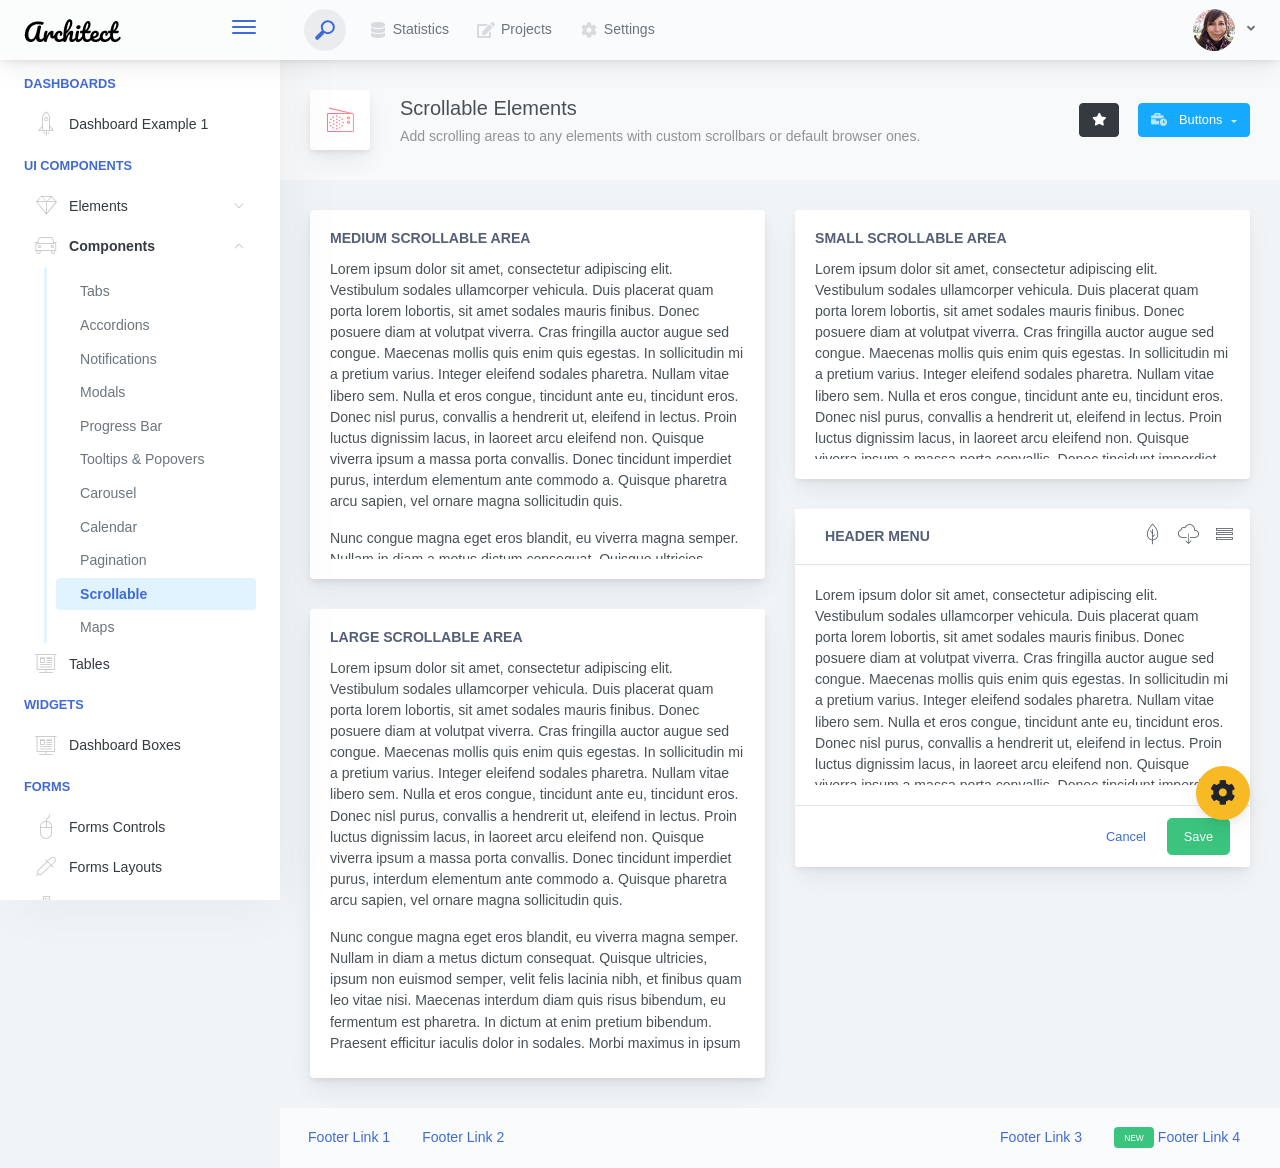
<file: web/theme/components-scrollable-elements.html>
<!doctype html>
<html lang="en">

<head>
    <meta charset="utf-8">
    <meta http-equiv="X-UA-Compatible" content="IE=edge">
    <meta http-equiv="Content-Language" content="en">
    <meta http-equiv="Content-Type" content="text/html; charset=utf-8"/>
    <title>Scrollable Elements - Add scrolling areas to any elements with custom scrollbars or default browser ones.</title>
    <meta name="viewport" content="width=device-width, initial-scale=1, maximum-scale=1, user-scalable=no, shrink-to-fit=no" />
    <meta name="description" content="Add scrolling areas to any elements with custom scrollbars or default browser ones.">
    <meta name="msapplication-tap-highlight" content="no">
    <!--
    =========================================================
    * ArchitectUI HTML Theme Dashboard - v1.0.0
    =========================================================
    * Product Page: https://dashboardpack.com
    * Copyright 2019 DashboardPack (https://dashboardpack.com)
    * Licensed under MIT (https://github.com/DashboardPack/architectui-html-theme-free/blob/master/LICENSE)
    =========================================================
    * The above copyright notice and this permission notice shall be included in all copies or substantial portions of the Software.
    -->
<link href="./main.css" rel="stylesheet"></head>
<body>
    <div class="app-container app-theme-white body-tabs-shadow fixed-sidebar fixed-header">
        <div class="app-header header-shadow">
            <div class="app-header__logo">
                <div class="logo-src"></div>
                <div class="header__pane ml-auto">
                    <div>
                        <button type="button" class="hamburger close-sidebar-btn hamburger--elastic" data-class="closed-sidebar">
                            <span class="hamburger-box">
                                <span class="hamburger-inner"></span>
                            </span>
                        </button>
                    </div>
                </div>
            </div>
            <div class="app-header__mobile-menu">
                <div>
                    <button type="button" class="hamburger hamburger--elastic mobile-toggle-nav">
                        <span class="hamburger-box">
                            <span class="hamburger-inner"></span>
                        </span>
                    </button>
                </div>
            </div>
            <div class="app-header__menu">
                <span>
                    <button type="button" class="btn-icon btn-icon-only btn btn-primary btn-sm mobile-toggle-header-nav">
                        <span class="btn-icon-wrapper">
                            <i class="fa fa-ellipsis-v fa-w-6"></i>
                        </span>
                    </button>
                </span>
            </div>    <div class="app-header__content">
                <div class="app-header-left">
                    <div class="search-wrapper">
                        <div class="input-holder">
                            <input type="text" class="search-input" placeholder="Type to search">
                            <button class="search-icon"><span></span></button>
                        </div>
                        <button class="close"></button>
                    </div>
                    <ul class="header-menu nav">
                        <li class="nav-item">
                            <a href="javascript:void(0);" class="nav-link">
                                <i class="nav-link-icon fa fa-database"> </i>
                                Statistics
                            </a>
                        </li>
                        <li class="btn-group nav-item">
                            <a href="javascript:void(0);" class="nav-link">
                                <i class="nav-link-icon fa fa-edit"></i>
                                Projects
                            </a>
                        </li>
                        <li class="dropdown nav-item">
                            <a href="javascript:void(0);" class="nav-link">
                                <i class="nav-link-icon fa fa-cog"></i>
                                Settings
                            </a>
                        </li>
                    </ul>        </div>
                <div class="app-header-right">
                    <div class="header-btn-lg pr-0">
                        <div class="widget-content p-0">
                            <div class="widget-content-wrapper">
                                <div class="widget-content-left">
                                    <div class="btn-group">
                                        <a data-toggle="dropdown" aria-haspopup="true" aria-expanded="false" class="p-0 btn">
                                            <img width="42" class="rounded-circle" src="assets/images/avatars/1.jpg" alt="">
                                            <i class="fa fa-angle-down ml-2 opacity-8"></i>
                                        </a>
                                        <div tabindex="-1" role="menu" aria-hidden="true" class="dropdown-menu dropdown-menu-right">
                                            <button type="button" tabindex="0" class="dropdown-item">User Account</button>
                                            <button type="button" tabindex="0" class="dropdown-item">Settings</button>
                                            <h6 tabindex="-1" class="dropdown-header">Header</h6>
                                            <button type="button" tabindex="0" class="dropdown-item">Actions</button>
                                            <div tabindex="-1" class="dropdown-divider"></div>
                                            <button type="button" tabindex="0" class="dropdown-item">Dividers</button>
                                        </div>
                                    </div>
                                </div>
                                <div class="widget-content-left  ml-3 header-user-info">
                                    <div class="widget-heading">
                                        Alina Mclourd
                                    </div>
                                    <div class="widget-subheading">
                                        VP People Manager
                                    </div>
                                </div>
                                <div class="widget-content-right header-user-info ml-3">
                                    <button type="button" class="btn-shadow p-1 btn btn-primary btn-sm show-toastr-example">
                                        <i class="fa text-white fa-calendar pr-1 pl-1"></i>
                                    </button>
                                </div>
                            </div>
                        </div>
                    </div>        </div>
            </div>
        </div>        <div class="ui-theme-settings">
            <button type="button" id="TooltipDemo" class="btn-open-options btn btn-warning">
                <i class="fa fa-cog fa-w-16 fa-spin fa-2x"></i>
            </button>
            <div class="theme-settings__inner">
                <div class="scrollbar-container">
                    <div class="theme-settings__options-wrapper">
                        <h3 class="themeoptions-heading">Layout Options
                        </h3>
                        <div class="p-3">
                            <ul class="list-group">
                                <li class="list-group-item">
                                    <div class="widget-content p-0">
                                        <div class="widget-content-wrapper">
                                            <div class="widget-content-left mr-3">
                                                <div class="switch has-switch switch-container-class" data-class="fixed-header">
                                                    <div class="switch-animate switch-on">
                                                        <input type="checkbox" checked data-toggle="toggle" data-onstyle="success">
                                                    </div>
                                                </div>
                                            </div>
                                            <div class="widget-content-left">
                                                <div class="widget-heading">Fixed Header
                                                </div>
                                                <div class="widget-subheading">Makes the header top fixed, always visible!
                                                </div>
                                            </div>
                                        </div>
                                    </div>
                                </li>
                                <li class="list-group-item">
                                    <div class="widget-content p-0">
                                        <div class="widget-content-wrapper">
                                            <div class="widget-content-left mr-3">
                                                <div class="switch has-switch switch-container-class" data-class="fixed-sidebar">
                                                    <div class="switch-animate switch-on">
                                                        <input type="checkbox" checked data-toggle="toggle" data-onstyle="success">
                                                    </div>
                                                </div>
                                            </div>
                                            <div class="widget-content-left">
                                                <div class="widget-heading">Fixed Sidebar
                                                </div>
                                                <div class="widget-subheading">Makes the sidebar left fixed, always visible!
                                                </div>
                                            </div>
                                        </div>
                                    </div>
                                </li>
                                <li class="list-group-item">
                                    <div class="widget-content p-0">
                                        <div class="widget-content-wrapper">
                                            <div class="widget-content-left mr-3">
                                                <div class="switch has-switch switch-container-class" data-class="fixed-footer">
                                                    <div class="switch-animate switch-off">
                                                        <input type="checkbox" data-toggle="toggle" data-onstyle="success">
                                                    </div>
                                                </div>
                                            </div>
                                            <div class="widget-content-left">
                                                <div class="widget-heading">Fixed Footer
                                                </div>
                                                <div class="widget-subheading">Makes the app footer bottom fixed, always visible!
                                                </div>
                                            </div>
                                        </div>
                                    </div>
                                </li>
                            </ul>
                        </div>
                        <h3 class="themeoptions-heading">
                            <div>
                                Header Options
                            </div>
                            <button type="button" class="btn-pill btn-shadow btn-wide ml-auto btn btn-focus btn-sm switch-header-cs-class" data-class="">
                                Restore Default
                            </button>
                        </h3>
                        <div class="p-3">
                            <ul class="list-group">
                                <li class="list-group-item">
                                    <h5 class="pb-2">Choose Color Scheme
                                    </h5>
                                    <div class="theme-settings-swatches">
                                        <div class="swatch-holder bg-primary switch-header-cs-class" data-class="bg-primary header-text-light">
                                        </div>
                                        <div class="swatch-holder bg-secondary switch-header-cs-class" data-class="bg-secondary header-text-light">
                                        </div>
                                        <div class="swatch-holder bg-success switch-header-cs-class" data-class="bg-success header-text-dark">
                                        </div>
                                        <div class="swatch-holder bg-info switch-header-cs-class" data-class="bg-info header-text-dark">
                                        </div>
                                        <div class="swatch-holder bg-warning switch-header-cs-class" data-class="bg-warning header-text-dark">
                                        </div>
                                        <div class="swatch-holder bg-danger switch-header-cs-class" data-class="bg-danger header-text-light">
                                        </div>
                                        <div class="swatch-holder bg-light switch-header-cs-class" data-class="bg-light header-text-dark">
                                        </div>
                                        <div class="swatch-holder bg-dark switch-header-cs-class" data-class="bg-dark header-text-light">
                                        </div>
                                        <div class="swatch-holder bg-focus switch-header-cs-class" data-class="bg-focus header-text-light">
                                        </div>
                                        <div class="swatch-holder bg-alternate switch-header-cs-class" data-class="bg-alternate header-text-light">
                                        </div>
                                        <div class="divider">
                                        </div>
                                        <div class="swatch-holder bg-vicious-stance switch-header-cs-class" data-class="bg-vicious-stance header-text-light">
                                        </div>
                                        <div class="swatch-holder bg-midnight-bloom switch-header-cs-class" data-class="bg-midnight-bloom header-text-light">
                                        </div>
                                        <div class="swatch-holder bg-night-sky switch-header-cs-class" data-class="bg-night-sky header-text-light">
                                        </div>
                                        <div class="swatch-holder bg-slick-carbon switch-header-cs-class" data-class="bg-slick-carbon header-text-light">
                                        </div>
                                        <div class="swatch-holder bg-asteroid switch-header-cs-class" data-class="bg-asteroid header-text-light">
                                        </div>
                                        <div class="swatch-holder bg-royal switch-header-cs-class" data-class="bg-royal header-text-light">
                                        </div>
                                        <div class="swatch-holder bg-warm-flame switch-header-cs-class" data-class="bg-warm-flame header-text-dark">
                                        </div>
                                        <div class="swatch-holder bg-night-fade switch-header-cs-class" data-class="bg-night-fade header-text-dark">
                                        </div>
                                        <div class="swatch-holder bg-sunny-morning switch-header-cs-class" data-class="bg-sunny-morning header-text-dark">
                                        </div>
                                        <div class="swatch-holder bg-tempting-azure switch-header-cs-class" data-class="bg-tempting-azure header-text-dark">
                                        </div>
                                        <div class="swatch-holder bg-amy-crisp switch-header-cs-class" data-class="bg-amy-crisp header-text-dark">
                                        </div>
                                        <div class="swatch-holder bg-heavy-rain switch-header-cs-class" data-class="bg-heavy-rain header-text-dark">
                                        </div>
                                        <div class="swatch-holder bg-mean-fruit switch-header-cs-class" data-class="bg-mean-fruit header-text-dark">
                                        </div>
                                        <div class="swatch-holder bg-malibu-beach switch-header-cs-class" data-class="bg-malibu-beach header-text-light">
                                        </div>
                                        <div class="swatch-holder bg-deep-blue switch-header-cs-class" data-class="bg-deep-blue header-text-dark">
                                        </div>
                                        <div class="swatch-holder bg-ripe-malin switch-header-cs-class" data-class="bg-ripe-malin header-text-light">
                                        </div>
                                        <div class="swatch-holder bg-arielle-smile switch-header-cs-class" data-class="bg-arielle-smile header-text-light">
                                        </div>
                                        <div class="swatch-holder bg-plum-plate switch-header-cs-class" data-class="bg-plum-plate header-text-light">
                                        </div>
                                        <div class="swatch-holder bg-happy-fisher switch-header-cs-class" data-class="bg-happy-fisher header-text-dark">
                                        </div>
                                        <div class="swatch-holder bg-happy-itmeo switch-header-cs-class" data-class="bg-happy-itmeo header-text-light">
                                        </div>
                                        <div class="swatch-holder bg-mixed-hopes switch-header-cs-class" data-class="bg-mixed-hopes header-text-light">
                                        </div>
                                        <div class="swatch-holder bg-strong-bliss switch-header-cs-class" data-class="bg-strong-bliss header-text-light">
                                        </div>
                                        <div class="swatch-holder bg-grow-early switch-header-cs-class" data-class="bg-grow-early header-text-light">
                                        </div>
                                        <div class="swatch-holder bg-love-kiss switch-header-cs-class" data-class="bg-love-kiss header-text-light">
                                        </div>
                                        <div class="swatch-holder bg-premium-dark switch-header-cs-class" data-class="bg-premium-dark header-text-light">
                                        </div>
                                        <div class="swatch-holder bg-happy-green switch-header-cs-class" data-class="bg-happy-green header-text-light">
                                        </div>
                                    </div>
                                </li>
                            </ul>
                        </div>
                        <h3 class="themeoptions-heading">
                            <div>Sidebar Options</div>
                            <button type="button" class="btn-pill btn-shadow btn-wide ml-auto btn btn-focus btn-sm switch-sidebar-cs-class" data-class="">
                                Restore Default
                            </button>
                        </h3>
                        <div class="p-3">
                            <ul class="list-group">
                                <li class="list-group-item">
                                    <h5 class="pb-2">Choose Color Scheme
                                    </h5>
                                    <div class="theme-settings-swatches">
                                        <div class="swatch-holder bg-primary switch-sidebar-cs-class" data-class="bg-primary sidebar-text-light">
                                        </div>
                                        <div class="swatch-holder bg-secondary switch-sidebar-cs-class" data-class="bg-secondary sidebar-text-light">
                                        </div>
                                        <div class="swatch-holder bg-success switch-sidebar-cs-class" data-class="bg-success sidebar-text-dark">
                                        </div>
                                        <div class="swatch-holder bg-info switch-sidebar-cs-class" data-class="bg-info sidebar-text-dark">
                                        </div>
                                        <div class="swatch-holder bg-warning switch-sidebar-cs-class" data-class="bg-warning sidebar-text-dark">
                                        </div>
                                        <div class="swatch-holder bg-danger switch-sidebar-cs-class" data-class="bg-danger sidebar-text-light">
                                        </div>
                                        <div class="swatch-holder bg-light switch-sidebar-cs-class" data-class="bg-light sidebar-text-dark">
                                        </div>
                                        <div class="swatch-holder bg-dark switch-sidebar-cs-class" data-class="bg-dark sidebar-text-light">
                                        </div>
                                        <div class="swatch-holder bg-focus switch-sidebar-cs-class" data-class="bg-focus sidebar-text-light">
                                        </div>
                                        <div class="swatch-holder bg-alternate switch-sidebar-cs-class" data-class="bg-alternate sidebar-text-light">
                                        </div>
                                        <div class="divider">
                                        </div>
                                        <div class="swatch-holder bg-vicious-stance switch-sidebar-cs-class" data-class="bg-vicious-stance sidebar-text-light">
                                        </div>
                                        <div class="swatch-holder bg-midnight-bloom switch-sidebar-cs-class" data-class="bg-midnight-bloom sidebar-text-light">
                                        </div>
                                        <div class="swatch-holder bg-night-sky switch-sidebar-cs-class" data-class="bg-night-sky sidebar-text-light">
                                        </div>
                                        <div class="swatch-holder bg-slick-carbon switch-sidebar-cs-class" data-class="bg-slick-carbon sidebar-text-light">
                                        </div>
                                        <div class="swatch-holder bg-asteroid switch-sidebar-cs-class" data-class="bg-asteroid sidebar-text-light">
                                        </div>
                                        <div class="swatch-holder bg-royal switch-sidebar-cs-class" data-class="bg-royal sidebar-text-light">
                                        </div>
                                        <div class="swatch-holder bg-warm-flame switch-sidebar-cs-class" data-class="bg-warm-flame sidebar-text-dark">
                                        </div>
                                        <div class="swatch-holder bg-night-fade switch-sidebar-cs-class" data-class="bg-night-fade sidebar-text-dark">
                                        </div>
                                        <div class="swatch-holder bg-sunny-morning switch-sidebar-cs-class" data-class="bg-sunny-morning sidebar-text-dark">
                                        </div>
                                        <div class="swatch-holder bg-tempting-azure switch-sidebar-cs-class" data-class="bg-tempting-azure sidebar-text-dark">
                                        </div>
                                        <div class="swatch-holder bg-amy-crisp switch-sidebar-cs-class" data-class="bg-amy-crisp sidebar-text-dark">
                                        </div>
                                        <div class="swatch-holder bg-heavy-rain switch-sidebar-cs-class" data-class="bg-heavy-rain sidebar-text-dark">
                                        </div>
                                        <div class="swatch-holder bg-mean-fruit switch-sidebar-cs-class" data-class="bg-mean-fruit sidebar-text-dark">
                                        </div>
                                        <div class="swatch-holder bg-malibu-beach switch-sidebar-cs-class" data-class="bg-malibu-beach sidebar-text-light">
                                        </div>
                                        <div class="swatch-holder bg-deep-blue switch-sidebar-cs-class" data-class="bg-deep-blue sidebar-text-dark">
                                        </div>
                                        <div class="swatch-holder bg-ripe-malin switch-sidebar-cs-class" data-class="bg-ripe-malin sidebar-text-light">
                                        </div>
                                        <div class="swatch-holder bg-arielle-smile switch-sidebar-cs-class" data-class="bg-arielle-smile sidebar-text-light">
                                        </div>
                                        <div class="swatch-holder bg-plum-plate switch-sidebar-cs-class" data-class="bg-plum-plate sidebar-text-light">
                                        </div>
                                        <div class="swatch-holder bg-happy-fisher switch-sidebar-cs-class" data-class="bg-happy-fisher sidebar-text-dark">
                                        </div>
                                        <div class="swatch-holder bg-happy-itmeo switch-sidebar-cs-class" data-class="bg-happy-itmeo sidebar-text-light">
                                        </div>
                                        <div class="swatch-holder bg-mixed-hopes switch-sidebar-cs-class" data-class="bg-mixed-hopes sidebar-text-light">
                                        </div>
                                        <div class="swatch-holder bg-strong-bliss switch-sidebar-cs-class" data-class="bg-strong-bliss sidebar-text-light">
                                        </div>
                                        <div class="swatch-holder bg-grow-early switch-sidebar-cs-class" data-class="bg-grow-early sidebar-text-light">
                                        </div>
                                        <div class="swatch-holder bg-love-kiss switch-sidebar-cs-class" data-class="bg-love-kiss sidebar-text-light">
                                        </div>
                                        <div class="swatch-holder bg-premium-dark switch-sidebar-cs-class" data-class="bg-premium-dark sidebar-text-light">
                                        </div>
                                        <div class="swatch-holder bg-happy-green switch-sidebar-cs-class" data-class="bg-happy-green sidebar-text-light">
                                        </div>
                                    </div>
                                </li>
                            </ul>
                        </div>
                        <h3 class="themeoptions-heading">
                            <div>Main Content Options</div>
                            <button type="button" class="btn-pill btn-shadow btn-wide ml-auto active btn btn-focus btn-sm">Restore Default
                            </button>
                        </h3>
                        <div class="p-3">
                            <ul class="list-group">
                                <li class="list-group-item">
                                    <h5 class="pb-2">Page Section Tabs
                                    </h5>
                                    <div class="theme-settings-swatches">
                                        <div role="group" class="mt-2 btn-group">
                                            <button type="button" class="btn-wide btn-shadow btn-primary btn btn-secondary switch-theme-class" data-class="body-tabs-line">
                                                Line
                                            </button>
                                            <button type="button" class="btn-wide btn-shadow btn-primary active btn btn-secondary switch-theme-class" data-class="body-tabs-shadow">
                                                Shadow
                                            </button>
                                        </div>
                                    </div>
                                </li>
                            </ul>
                        </div>
                    </div>
                </div>
            </div>
        </div>        <div class="app-main">
                <div class="app-sidebar sidebar-shadow">
                    <div class="app-header__logo">
                        <div class="logo-src"></div>
                        <div class="header__pane ml-auto">
                            <div>
                                <button type="button" class="hamburger close-sidebar-btn hamburger--elastic" data-class="closed-sidebar">
                                    <span class="hamburger-box">
                                        <span class="hamburger-inner"></span>
                                    </span>
                                </button>
                            </div>
                        </div>
                    </div>
                    <div class="app-header__mobile-menu">
                        <div>
                            <button type="button" class="hamburger hamburger--elastic mobile-toggle-nav">
                                <span class="hamburger-box">
                                    <span class="hamburger-inner"></span>
                                </span>
                            </button>
                        </div>
                    </div>
                    <div class="app-header__menu">
                        <span>
                            <button type="button" class="btn-icon btn-icon-only btn btn-primary btn-sm mobile-toggle-header-nav">
                                <span class="btn-icon-wrapper">
                                    <i class="fa fa-ellipsis-v fa-w-6"></i>
                                </span>
                            </button>
                        </span>
                    </div>    <div class="scrollbar-sidebar">
                        <div class="app-sidebar__inner">
                            <ul class="vertical-nav-menu">
                                <li class="app-sidebar__heading">Dashboards</li>
                                <li>
                                    <a href="index.html">
                                        <i class="metismenu-icon pe-7s-rocket"></i>
                                        Dashboard Example 1
                                    </a>
                                </li>
                                <li class="app-sidebar__heading">UI Components</li>
                                <li
                                    
                                    
                                    
                                    
                                    
                                    
                                    
                                    
                                >
                                    <a href="#">
                                        <i class="metismenu-icon pe-7s-diamond"></i>
                                        Elements
                                        <i class="metismenu-state-icon pe-7s-angle-down caret-left"></i>
                                    </a>
                                    <ul
                                        
                                        
                                        
                                        
                                        
                                        
                                        
                                        
                                    >
                                        <li>
                                            <a href="elements-buttons-standard.html">
                                                <i class="metismenu-icon"></i>
                                                Buttons
                                            </a>
                                        </li>
                                        <li>
                                            <a href="elements-dropdowns.html">
                                                <i class="metismenu-icon">
                                                </i>Dropdowns
                                            </a>
                                        </li>
                                        <li>
                                            <a href="elements-icons.html">
                                                <i class="metismenu-icon">
                                                </i>Icons
                                            </a>
                                        </li>
                                        <li>
                                            <a href="elements-badges-labels.html">
                                                <i class="metismenu-icon">
                                                </i>Badges
                                            </a>
                                        </li>
                                        <li>
                                            <a href="elements-cards.html">
                                                <i class="metismenu-icon">
                                                </i>Cards
                                            </a>
                                        </li>
                                        <li>
                                            <a href="elements-list-group.html">
                                                <i class="metismenu-icon">
                                                </i>List Groups
                                            </a>
                                        </li>
                                        <li>
                                            <a href="elements-navigation.html">
                                                <i class="metismenu-icon">
                                                </i>Navigation Menus
                                            </a>
                                        </li>
                                        <li>
                                            <a href="elements-utilities.html">
                                                <i class="metismenu-icon">
                                                </i>Utilities
                                            </a>
                                        </li>
                                    </ul>
                                </li>
                                <li
                                    
                                    
                                    
                                    
                                    
                                    
                                    
                                    
                                    
                                     class="mm-active"
                                    
                                >
                                    <a href="#">
                                        <i class="metismenu-icon pe-7s-car"></i>
                                        Components
                                        <i class="metismenu-state-icon pe-7s-angle-down caret-left"></i>
                                    </a>
                                    <ul
                                        
                                        
                                        
                                        
                                        
                                        
                                        
                                        
                                        
                                         class="mm-show"
                                        
                                    >
                                        <li>
                                            <a href="components-tabs.html">
                                                <i class="metismenu-icon">
                                                </i>Tabs
                                            </a>
                                        </li>
                                        <li>
                                            <a href="components-accordions.html">
                                                <i class="metismenu-icon">
                                                </i>Accordions
                                            </a>
                                        </li>
                                        <li>
                                            <a href="components-notifications.html">
                                                <i class="metismenu-icon">
                                                </i>Notifications
                                            </a>
                                        </li>
                                        <li>
                                            <a href="components-modals.html">
                                                <i class="metismenu-icon">
                                                </i>Modals
                                            </a>
                                        </li>
                                        <li>
                                            <a href="components-progress-bar.html">
                                                <i class="metismenu-icon">
                                                </i>Progress Bar
                                            </a>
                                        </li>
                                        <li>
                                            <a href="components-tooltips-popovers.html">
                                                <i class="metismenu-icon">
                                                </i>Tooltips &amp; Popovers
                                            </a>
                                        </li>
                                        <li>
                                            <a href="components-carousel.html">
                                                <i class="metismenu-icon">
                                                </i>Carousel
                                            </a>
                                        </li>
                                        <li>
                                            <a href="components-calendar.html">
                                                <i class="metismenu-icon">
                                                </i>Calendar
                                            </a>
                                        </li>
                                        <li>
                                            <a href="components-pagination.html">
                                                <i class="metismenu-icon">
                                                </i>Pagination
                                            </a>
                                        </li>
                                        <li>
                                            <a href="components-scrollable-elements.html" class="mm-active">
                                                <i class="metismenu-icon">
                                                </i>Scrollable
                                            </a>
                                        </li>
                                        <li>
                                            <a href="components-maps.html">
                                                <i class="metismenu-icon">
                                                </i>Maps
                                            </a>
                                        </li>
                                    </ul>
                                </li>
                                <li  >
                                    <a href="tables-regular.html">
                                        <i class="metismenu-icon pe-7s-display2"></i>
                                        Tables
                                    </a>
                                </li>
                                <li class="app-sidebar__heading">Widgets</li>
                                <li>
                                    <a href="dashboard-boxes.html">
                                        <i class="metismenu-icon pe-7s-display2"></i>
                                        Dashboard Boxes
                                    </a>
                                </li>
                                <li class="app-sidebar__heading">Forms</li>
                                <li>
                                    <a href="forms-controls.html">
                                        <i class="metismenu-icon pe-7s-mouse">
                                        </i>Forms Controls
                                    </a>
                                </li>
                                <li>
                                    <a href="forms-layouts.html">
                                        <i class="metismenu-icon pe-7s-eyedropper">
                                        </i>Forms Layouts
                                    </a>
                                </li>
                                <li>
                                    <a href="forms-validation.html">
                                        <i class="metismenu-icon pe-7s-pendrive">
                                        </i>Forms Validation
                                    </a>
                                </li>
                                <li class="app-sidebar__heading">Charts</li>
                                <li>
                                    <a href="charts-chartjs.html">
                                        <i class="metismenu-icon pe-7s-graph2">
                                        </i>ChartJS
                                    </a>
                                </li>
                                <li class="app-sidebar__heading">PRO Version</li>
                                <li>
                                    <a href="https://dashboardpack.com/theme-details/architectui-dashboard-html-pro/" target="_blank">
                                        <i class="metismenu-icon pe-7s-graph2">
                                        </i>
                                        Upgrade to PRO
                                    </a>
                                </li>
                            </ul>
                        </div>
                    </div>
                </div>    <div class="app-main__outer">
                    <div class="app-main__inner">
                        <div class="app-page-title">
                            <div class="page-title-wrapper">
                                <div class="page-title-heading">
                                    <div class="page-title-icon">
                                        <i class="pe-7s-radio icon-gradient bg-strong-bliss">
                                        </i>
                                    </div>
                                    <div>Scrollable Elements
                                        <div class="page-title-subheading">Add scrolling areas to any elements with custom scrollbars or default browser ones.
                                        </div>
                                    </div>
                                </div>
                                <div class="page-title-actions">
                                    <button type="button" data-toggle="tooltip" title="Example Tooltip" data-placement="bottom" class="btn-shadow mr-3 btn btn-dark">
                                        <i class="fa fa-star"></i>
                                    </button>
                                    <div class="d-inline-block dropdown">
                                        <button type="button" data-toggle="dropdown" aria-haspopup="true" aria-expanded="false" class="btn-shadow dropdown-toggle btn btn-info">
                                            <span class="btn-icon-wrapper pr-2 opacity-7">
                                                <i class="fa fa-business-time fa-w-20"></i>
                                            </span>
                                            Buttons
                                        </button>
                                        <div tabindex="-1" role="menu" aria-hidden="true" class="dropdown-menu dropdown-menu-right">
                                            <ul class="nav flex-column">
                                                <li class="nav-item">
                                                    <a href="javascript:void(0);" class="nav-link">
                                                        <i class="nav-link-icon lnr-inbox"></i>
                                                        <span>
                                                            Inbox
                                                        </span>
                                                        <div class="ml-auto badge badge-pill badge-secondary">86</div>
                                                    </a>
                                                </li>
                                                <li class="nav-item">
                                                    <a href="javascript:void(0);" class="nav-link">
                                                        <i class="nav-link-icon lnr-book"></i>
                                                        <span>
                                                            Book
                                                        </span>
                                                        <div class="ml-auto badge badge-pill badge-danger">5</div>
                                                    </a>
                                                </li>
                                                <li class="nav-item">
                                                    <a href="javascript:void(0);" class="nav-link">
                                                        <i class="nav-link-icon lnr-picture"></i>
                                                        <span>
                                                            Picture
                                                        </span>
                                                    </a>
                                                </li>
                                                <li class="nav-item">
                                                    <a disabled href="javascript:void(0);" class="nav-link disabled">
                                                        <i class="nav-link-icon lnr-file-empty"></i>
                                                        <span>
                                                            File Disabled
                                                        </span>
                                                    </a>
                                                </li>
                                            </ul>
                                        </div>
                                    </div>
                                </div>    </div>
                        </div>            <div class="row">
                            <div class="col-lg-6">
                                <div class="main-card mb-3 card">
                                    <div class="card-body"><h5 class="card-title">Medium Scrollable Area</h5>
                                        <div class="scroll-area-md">
                                            <div class="scrollbar-container ps--active-y"><p>Lorem ipsum dolor sit amet, consectetur adipiscing elit. Vestibulum sodales ullamcorper vehicula. Duis placerat quam porta lorem lobortis, sit amet sodales mauris
                                                finibus. Donec posuere diam at volutpat viverra. Cras fringilla auctor augue sed congue. Maecenas mollis quis enim quis egestas. In sollicitudin mi a pretium varius. Integer eleifend sodales pharetra. Nullam vitae
                                                libero sem. Nulla et eros congue, tincidunt ante eu, tincidunt eros. Donec nisl purus, convallis a hendrerit ut, eleifend in lectus. Proin luctus dignissim lacus, in laoreet arcu eleifend non. Quisque viverra ipsum
                                                a massa porta convallis. Donec tincidunt imperdiet purus, interdum elementum ante commodo a. Quisque pharetra arcu sapien, vel ornare magna sollicitudin quis.</p>
                                                <p>Nunc congue magna eget eros blandit, eu viverra magna semper. Nullam in diam a metus dictum consequat. Quisque ultricies, ipsum non euismod semper, velit felis lacinia nibh, et finibus quam leo vitae nisi.
                                                    Maecenas interdum diam quis risus bibendum, eu fermentum est pharetra. In dictum at enim pretium bibendum. Praesent efficitur iaculis dolor in sodales. Morbi maximus in ipsum in malesuada. Proin semper lacus
                                                    tempor magna aliquam, sed aliquam dui scelerisque. Donec nisi nulla, rhoncus a tristique eget, ultrices vitae dolor. Ut id urna vitae ante tincidunt pharetra at non metus. Nunc in suscipit nulla. Sed vitae leo
                                                    vulputate, euismod tortor vel, aliquet velit. Curabitur eget tincidunt elit. Nam et ligula finibus, eleifend velit et, commodo quam. Praesent non libero velit.</p>
                                                <p>Nunc congue magna eget eros blandit, eu viverra magna semper. Nullam in diam a metus dictum consequat. Quisque ultricies, ipsum non euismod semper, velit felis lacinia nibh, et finibus quam leo vitae nisi.
                                                    Maecenas interdum diam quis risus bibendum, eu fermentum est pharetra. In dictum at enim pretium bibendum. Praesent efficitur iaculis dolor in sodales. Morbi maximus in ipsum in malesuada. Proin semper lacus
                                                    tempor magna aliquam, sed aliquam dui scelerisque. Donec nisi nulla, rhoncus a tristique eget, ultrices vitae dolor. Ut id urna vitae ante tincidunt pharetra at non metus. Nunc in suscipit nulla. Sed vitae leo
                                                    vulputate, euismod tortor vel, aliquet velit. Curabitur eget tincidunt elit. Nam et ligula finibus, eleifend velit et, commodo quam. Praesent non libero velit.</p>
                                                <p>Nunc congue magna eget eros blandit, eu viverra magna semper. Nullam in diam a metus dictum consequat. Quisque ultricies, ipsum non euismod semper, velit felis lacinia nibh, et finibus quam leo vitae nisi.
                                                    Maecenas interdum diam quis risus bibendum, eu fermentum est pharetra. In dictum at enim pretium bibendum. Praesent efficitur iaculis dolor in sodales. Morbi maximus in ipsum in malesuada. Proin semper lacus
                                                    tempor magna aliquam, sed aliquam dui scelerisque. Donec nisi nulla, rhoncus a tristique eget, ultrices vitae dolor. Ut id urna vitae ante tincidunt pharetra at non metus. Nunc in suscipit nulla. Sed vitae leo
                                                    vulputate, euismod tortor vel, aliquet velit. Curabitur eget tincidunt elit. Nam et ligula finibus, eleifend velit et, commodo quam. Praesent non libero velit.</p>
                                            </div>
                                        </div>
                                    </div>
                                </div>
                                <div class="main-card mb-3 card">
                                    <div class="card-body"><h5 class="card-title">Large Scrollable Area</h5>
                                        <div class="scroll-area-lg">
                                            <div class="scrollbar-container ps--active-y"><p>Lorem ipsum dolor sit amet, consectetur adipiscing elit. Vestibulum sodales ullamcorper vehicula. Duis placerat quam porta lorem lobortis, sit amet sodales mauris
                                                finibus. Donec posuere diam at volutpat viverra. Cras fringilla auctor augue sed congue. Maecenas mollis quis enim quis egestas. In sollicitudin mi a pretium varius. Integer eleifend sodales pharetra. Nullam vitae
                                                libero sem. Nulla et eros congue, tincidunt ante eu, tincidunt eros. Donec nisl purus, convallis a hendrerit ut, eleifend in lectus. Proin luctus dignissim lacus, in laoreet arcu eleifend non. Quisque viverra ipsum
                                                a massa porta convallis. Donec tincidunt imperdiet purus, interdum elementum ante commodo a. Quisque pharetra arcu sapien, vel ornare magna sollicitudin quis.</p>
                                                <p>Nunc congue magna eget eros blandit, eu viverra magna semper. Nullam in diam a metus dictum consequat. Quisque ultricies, ipsum non euismod semper, velit felis lacinia nibh, et finibus quam leo vitae nisi.
                                                    Maecenas interdum diam quis risus bibendum, eu fermentum est pharetra. In dictum at enim pretium bibendum. Praesent efficitur iaculis dolor in sodales. Morbi maximus in ipsum in malesuada. Proin semper lacus
                                                    tempor magna aliquam, sed aliquam dui scelerisque. Donec nisi nulla, rhoncus a tristique eget, ultrices vitae dolor. Ut id urna vitae ante tincidunt pharetra at non metus. Nunc in suscipit nulla. Sed vitae leo
                                                    vulputate, euismod tortor vel, aliquet velit. Curabitur eget tincidunt elit. Nam et ligula finibus, eleifend velit et, commodo quam. Praesent non libero velit.</p>
                                                <p>Nunc congue magna eget eros blandit, eu viverra magna semper. Nullam in diam a metus dictum consequat. Quisque ultricies, ipsum non euismod semper, velit felis lacinia nibh, et finibus quam leo vitae nisi.
                                                    Maecenas interdum diam quis risus bibendum, eu fermentum est pharetra. In dictum at enim pretium bibendum. Praesent efficitur iaculis dolor in sodales. Morbi maximus in ipsum in malesuada. Proin semper lacus
                                                    tempor magna aliquam, sed aliquam dui scelerisque. Donec nisi nulla, rhoncus a tristique eget, ultrices vitae dolor. Ut id urna vitae ante tincidunt pharetra at non metus. Nunc in suscipit nulla. Sed vitae leo
                                                    vulputate, euismod tortor vel, aliquet velit. Curabitur eget tincidunt elit. Nam et ligula finibus, eleifend velit et, commodo quam. Praesent non libero velit.</p>
                                                <p>Nunc congue magna eget eros blandit, eu viverra magna semper. Nullam in diam a metus dictum consequat. Quisque ultricies, ipsum non euismod semper, velit felis lacinia nibh, et finibus quam leo vitae nisi.
                                                    Maecenas interdum diam quis risus bibendum, eu fermentum est pharetra. In dictum at enim pretium bibendum. Praesent efficitur iaculis dolor in sodales. Morbi maximus in ipsum in malesuada. Proin semper lacus
                                                    tempor magna aliquam, sed aliquam dui scelerisque. Donec nisi nulla, rhoncus a tristique eget, ultrices vitae dolor. Ut id urna vitae ante tincidunt pharetra at non metus. Nunc in suscipit nulla. Sed vitae leo
                                                    vulputate, euismod tortor vel, aliquet velit. Curabitur eget tincidunt elit. Nam et ligula finibus, eleifend velit et, commodo quam. Praesent non libero velit.</p>
                                            </div>
                                        </div>
                                    </div>
                                </div>
                            </div>
                            <div class="col-lg-6">
                                <div class="main-card mb-3 card">
                                    <div class="card-body"><h5 class="card-title">Small Scrollable Area</h5>
                                        <div class="scroll-area-sm">
                                            <div class="scrollbar-container ps--active-y"><p>Lorem ipsum dolor sit amet, consectetur adipiscing elit. Vestibulum sodales ullamcorper vehicula. Duis placerat quam porta lorem lobortis, sit amet sodales mauris
                                                finibus. Donec posuere diam at volutpat viverra. Cras fringilla auctor augue sed congue. Maecenas mollis quis enim quis egestas. In sollicitudin mi a pretium varius. Integer eleifend sodales pharetra. Nullam vitae
                                                libero sem. Nulla et eros congue, tincidunt ante eu, tincidunt eros. Donec nisl purus, convallis a hendrerit ut, eleifend in lectus. Proin luctus dignissim lacus, in laoreet arcu eleifend non. Quisque viverra ipsum
                                                a massa porta convallis. Donec tincidunt imperdiet purus, interdum elementum ante commodo a. Quisque pharetra arcu sapien, vel ornare magna sollicitudin quis.</p>
                                                <p>Nunc congue magna eget eros blandit, eu viverra magna semper. Nullam in diam a metus dictum consequat. Quisque ultricies, ipsum non euismod semper, velit felis lacinia nibh, et finibus quam leo vitae nisi.
                                                    Maecenas interdum diam quis risus bibendum, eu fermentum est pharetra. In dictum at enim pretium bibendum. Praesent efficitur iaculis dolor in sodales. Morbi maximus in ipsum in malesuada. Proin semper lacus
                                                    tempor magna aliquam, sed aliquam dui scelerisque. Donec nisi nulla, rhoncus a tristique eget, ultrices vitae dolor. Ut id urna vitae ante tincidunt pharetra at non metus. Nunc in suscipit nulla. Sed vitae leo
                                                    vulputate, euismod tortor vel, aliquet velit. Curabitur eget tincidunt elit. Nam et ligula finibus, eleifend velit et, commodo quam. Praesent non libero velit.</p>
                                                <p>Nunc congue magna eget eros blandit, eu viverra magna semper. Nullam in diam a metus dictum consequat. Quisque ultricies, ipsum non euismod semper, velit felis lacinia nibh, et finibus quam leo vitae nisi.
                                                    Maecenas interdum diam quis risus bibendum, eu fermentum est pharetra. In dictum at enim pretium bibendum. Praesent efficitur iaculis dolor in sodales. Morbi maximus in ipsum in malesuada. Proin semper lacus
                                                    tempor magna aliquam, sed aliquam dui scelerisque. Donec nisi nulla, rhoncus a tristique eget, ultrices vitae dolor. Ut id urna vitae ante tincidunt pharetra at non metus. Nunc in suscipit nulla. Sed vitae leo
                                                    vulputate, euismod tortor vel, aliquet velit. Curabitur eget tincidunt elit. Nam et ligula finibus, eleifend velit et, commodo quam. Praesent non libero velit.</p>
                                                <p>Nunc congue magna eget eros blandit, eu viverra magna semper. Nullam in diam a metus dictum consequat. Quisque ultricies, ipsum non euismod semper, velit felis lacinia nibh, et finibus quam leo vitae nisi.
                                                    Maecenas interdum diam quis risus bibendum, eu fermentum est pharetra. In dictum at enim pretium bibendum. Praesent efficitur iaculis dolor in sodales. Morbi maximus in ipsum in malesuada. Proin semper lacus
                                                    tempor magna aliquam, sed aliquam dui scelerisque. Donec nisi nulla, rhoncus a tristique eget, ultrices vitae dolor. Ut id urna vitae ante tincidunt pharetra at non metus. Nunc in suscipit nulla. Sed vitae leo
                                                    vulputate, euismod tortor vel, aliquet velit. Curabitur eget tincidunt elit. Nam et ligula finibus, eleifend velit et, commodo quam. Praesent non libero velit.</p>
                                            </div>
                                        </div>
                                    </div>
                                </div>
                                <div class="main-card mb-3 card">
                                    <div class="card-header">
                                        <i class="header-icon lnr-laptop-phone icon-gradient bg-plum-plate"> </i>
                                        Header Menu
                                        <div class="btn-actions-pane-right actions-icon-btn">
                                            <button class="btn-icon btn-icon-only btn btn-link"><i class="pe-7s-leaf btn-icon-wrapper"></i></button>
                                            <button class="btn-icon btn-icon-only btn btn-link"><i class="pe-7s-cloud-download btn-icon-wrapper"></i></button>
                                            <div class="btn-group">
                                                <button type="button" aria-haspopup="true" aria-expanded="false" class="btn-icon btn-icon-only btn btn-link"><i class="pe-7s-menu btn-icon-wrapper"></i></button>
                                                <div tabindex="-1" role="menu" aria-hidden="true" class="dropdown-menu-right dropdown-menu-shadow dropdown-menu-hover-link dropdown-menu"><h6 tabindex="-1" class="dropdown-header">Header</h6>
                                                    <button type="button" tabindex="0" class="dropdown-item"><i class="dropdown-icon lnr-inbox"> </i><span>Menus</span></button>
                                                    <button type="button" tabindex="0" class="dropdown-item"><i class="dropdown-icon lnr-file-empty"> </i><span>Settings</span></button>
                                                    <button type="button" tabindex="0" class="dropdown-item"><i class="dropdown-icon lnr-book"> </i><span>Actions</span></button>
                                                    <div tabindex="-1" class="dropdown-divider"></div>
                                                    <div class="p-3 text-right">
                                                        <button class="mr-2 btn-shadow btn-sm btn btn-link">View Details</button>
                                                        <button class="mr-2 btn-shadow btn-sm btn btn-primary">Action</button>
                                                    </div>
                                                </div>
                                            </div>
                                        </div>
                                    </div>
                                    <div class="card-body">
                                        <div class="scroll-area-sm">
                                            <div class="scrollbar-container ps--active-y"><p>Lorem ipsum dolor sit amet, consectetur adipiscing elit. Vestibulum sodales ullamcorper vehicula. Duis placerat quam porta lorem lobortis, sit amet sodales mauris
                                                finibus. Donec posuere diam at volutpat viverra. Cras fringilla auctor augue sed congue. Maecenas mollis quis enim quis egestas. In sollicitudin mi a pretium varius. Integer eleifend sodales pharetra. Nullam vitae
                                                libero sem. Nulla et eros congue, tincidunt ante eu, tincidunt eros. Donec nisl purus, convallis a hendrerit ut, eleifend in lectus. Proin luctus dignissim lacus, in laoreet arcu eleifend non. Quisque viverra ipsum
                                                a massa porta convallis. Donec tincidunt imperdiet purus, interdum elementum ante commodo a. Quisque pharetra arcu sapien, vel ornare magna sollicitudin quis.</p>
                                                <p>Nunc congue magna eget eros blandit, eu viverra magna semper. Nullam in diam a metus dictum consequat. Quisque ultricies, ipsum non euismod semper, velit felis lacinia nibh, et finibus quam leo vitae nisi.
                                                    Maecenas interdum diam quis risus bibendum, eu fermentum est pharetra. In dictum at enim pretium bibendum. Praesent efficitur iaculis dolor in sodales. Morbi maximus in ipsum in malesuada. Proin semper lacus
                                                    tempor magna aliquam, sed aliquam dui scelerisque. Donec nisi nulla, rhoncus a tristique eget, ultrices vitae dolor. Ut id urna vitae ante tincidunt pharetra at non metus. Nunc in suscipit nulla. Sed vitae leo
                                                    vulputate, euismod tortor vel, aliquet velit. Curabitur eget tincidunt elit. Nam et ligula finibus, eleifend velit et, commodo quam. Praesent non libero velit.</p>
                                                <p>Nunc congue magna eget eros blandit, eu viverra magna semper. Nullam in diam a metus dictum consequat. Quisque ultricies, ipsum non euismod semper, velit felis lacinia nibh, et finibus quam leo vitae nisi.
                                                    Maecenas interdum diam quis risus bibendum, eu fermentum est pharetra. In dictum at enim pretium bibendum. Praesent efficitur iaculis dolor in sodales. Morbi maximus in ipsum in malesuada. Proin semper lacus
                                                    tempor magna aliquam, sed aliquam dui scelerisque. Donec nisi nulla, rhoncus a tristique eget, ultrices vitae dolor. Ut id urna vitae ante tincidunt pharetra at non metus. Nunc in suscipit nulla. Sed vitae leo
                                                    vulputate, euismod tortor vel, aliquet velit. Curabitur eget tincidunt elit. Nam et ligula finibus, eleifend velit et, commodo quam. Praesent non libero velit.</p>
                                            </div>
                                        </div>
                                    </div>
                                    <div class="d-block text-right card-footer">
                                        <button class="mr-2 btn btn-link btn-sm">Cancel</button>
                                        <button class="btn btn-success btn-lg">Save</button>
                                    </div>
                                </div>
                            </div>
                        </div>
                    </div>
                    <div class="app-wrapper-footer">
                        <div class="app-footer">
                            <div class="app-footer__inner">
                                <div class="app-footer-left">
                                    <ul class="nav">
                                        <li class="nav-item">
                                            <a href="javascript:void(0);" class="nav-link">
                                                Footer Link 1
                                            </a>
                                        </li>
                                        <li class="nav-item">
                                            <a href="javascript:void(0);" class="nav-link">
                                                Footer Link 2
                                            </a>
                                        </li>
                                    </ul>
                                </div>
                                <div class="app-footer-right">
                                    <ul class="nav">
                                        <li class="nav-item">
                                            <a href="javascript:void(0);" class="nav-link">
                                                Footer Link 3
                                            </a>
                                        </li>
                                        <li class="nav-item">
                                            <a href="javascript:void(0);" class="nav-link">
                                                <div class="badge badge-success mr-1 ml-0">
                                                    <small>NEW</small>
                                                </div>
                                                Footer Link 4
                                            </a>
                                        </li>
                                    </ul>
                                </div>
                            </div>
                        </div>
                    </div>    </div>
        </div>
    </div>
<script type="text/javascript" src="./assets/scripts/main.js"></script></body>
</html>
</file>
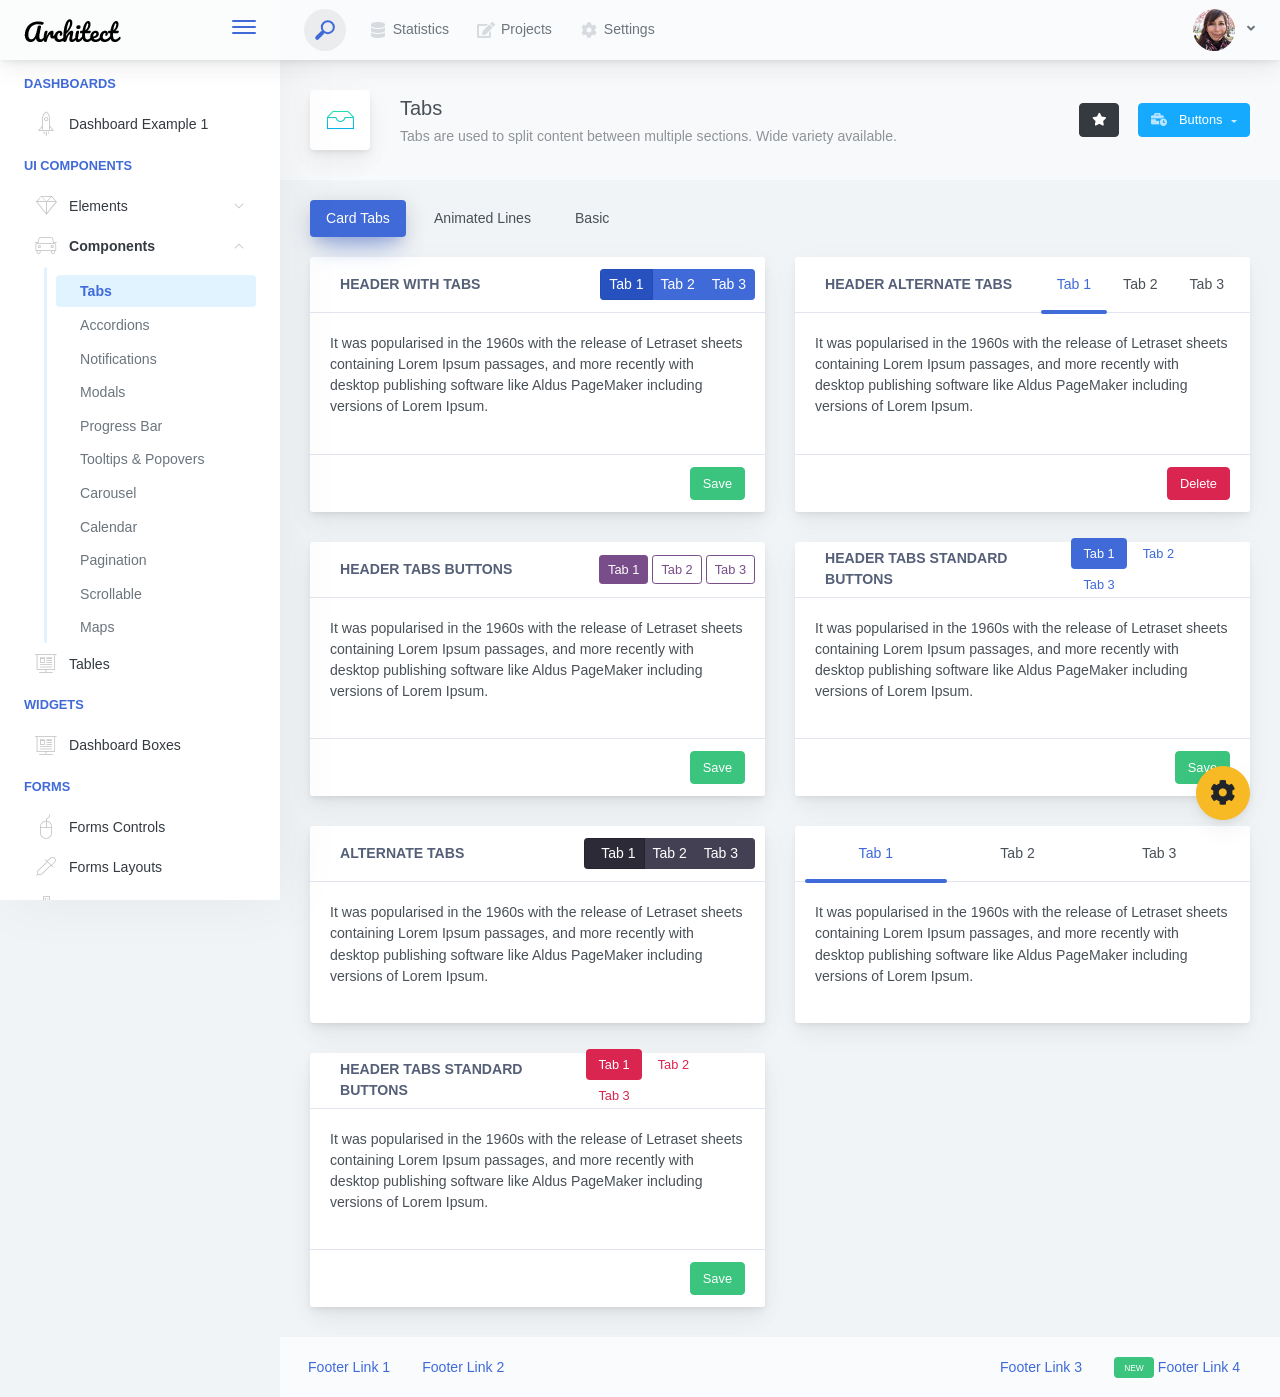
<file: web/theme/components-tabs.html>
<!doctype html>
<html lang="en">

<head>
    <meta charset="utf-8">
    <meta http-equiv="X-UA-Compatible" content="IE=edge">
    <meta http-equiv="Content-Language" content="en">
    <meta http-equiv="Content-Type" content="text/html; charset=utf-8"/>
    <title>Tabs - Tabs are used to split content between multiple sections. Wide variety available.</title>
    <meta name="viewport" content="width=device-width, initial-scale=1, maximum-scale=1, user-scalable=no, shrink-to-fit=no" />
    <meta name="description" content="Tabs are used to split content between multiple sections. Wide variety available.">
    <meta name="msapplication-tap-highlight" content="no">
    <!--
    =========================================================
    * ArchitectUI HTML Theme Dashboard - v1.0.0
    =========================================================
    * Product Page: https://dashboardpack.com
    * Copyright 2019 DashboardPack (https://dashboardpack.com)
    * Licensed under MIT (https://github.com/DashboardPack/architectui-html-theme-free/blob/master/LICENSE)
    =========================================================
    * The above copyright notice and this permission notice shall be included in all copies or substantial portions of the Software.
    -->
<link href="./main.css" rel="stylesheet"></head>
<body>
    <div class="app-container app-theme-white body-tabs-shadow fixed-sidebar fixed-header">
        <div class="app-header header-shadow">
            <div class="app-header__logo">
                <div class="logo-src"></div>
                <div class="header__pane ml-auto">
                    <div>
                        <button type="button" class="hamburger close-sidebar-btn hamburger--elastic" data-class="closed-sidebar">
                            <span class="hamburger-box">
                                <span class="hamburger-inner"></span>
                            </span>
                        </button>
                    </div>
                </div>
            </div>
            <div class="app-header__mobile-menu">
                <div>
                    <button type="button" class="hamburger hamburger--elastic mobile-toggle-nav">
                        <span class="hamburger-box">
                            <span class="hamburger-inner"></span>
                        </span>
                    </button>
                </div>
            </div>
            <div class="app-header__menu">
                <span>
                    <button type="button" class="btn-icon btn-icon-only btn btn-primary btn-sm mobile-toggle-header-nav">
                        <span class="btn-icon-wrapper">
                            <i class="fa fa-ellipsis-v fa-w-6"></i>
                        </span>
                    </button>
                </span>
            </div>    <div class="app-header__content">
                <div class="app-header-left">
                    <div class="search-wrapper">
                        <div class="input-holder">
                            <input type="text" class="search-input" placeholder="Type to search">
                            <button class="search-icon"><span></span></button>
                        </div>
                        <button class="close"></button>
                    </div>
                    <ul class="header-menu nav">
                        <li class="nav-item">
                            <a href="javascript:void(0);" class="nav-link">
                                <i class="nav-link-icon fa fa-database"> </i>
                                Statistics
                            </a>
                        </li>
                        <li class="btn-group nav-item">
                            <a href="javascript:void(0);" class="nav-link">
                                <i class="nav-link-icon fa fa-edit"></i>
                                Projects
                            </a>
                        </li>
                        <li class="dropdown nav-item">
                            <a href="javascript:void(0);" class="nav-link">
                                <i class="nav-link-icon fa fa-cog"></i>
                                Settings
                            </a>
                        </li>
                    </ul>        </div>
                <div class="app-header-right">
                    <div class="header-btn-lg pr-0">
                        <div class="widget-content p-0">
                            <div class="widget-content-wrapper">
                                <div class="widget-content-left">
                                    <div class="btn-group">
                                        <a data-toggle="dropdown" aria-haspopup="true" aria-expanded="false" class="p-0 btn">
                                            <img width="42" class="rounded-circle" src="assets/images/avatars/1.jpg" alt="">
                                            <i class="fa fa-angle-down ml-2 opacity-8"></i>
                                        </a>
                                        <div tabindex="-1" role="menu" aria-hidden="true" class="dropdown-menu dropdown-menu-right">
                                            <button type="button" tabindex="0" class="dropdown-item">User Account</button>
                                            <button type="button" tabindex="0" class="dropdown-item">Settings</button>
                                            <h6 tabindex="-1" class="dropdown-header">Header</h6>
                                            <button type="button" tabindex="0" class="dropdown-item">Actions</button>
                                            <div tabindex="-1" class="dropdown-divider"></div>
                                            <button type="button" tabindex="0" class="dropdown-item">Dividers</button>
                                        </div>
                                    </div>
                                </div>
                                <div class="widget-content-left  ml-3 header-user-info">
                                    <div class="widget-heading">
                                        Alina Mclourd
                                    </div>
                                    <div class="widget-subheading">
                                        VP People Manager
                                    </div>
                                </div>
                                <div class="widget-content-right header-user-info ml-3">
                                    <button type="button" class="btn-shadow p-1 btn btn-primary btn-sm show-toastr-example">
                                        <i class="fa text-white fa-calendar pr-1 pl-1"></i>
                                    </button>
                                </div>
                            </div>
                        </div>
                    </div>        </div>
            </div>
        </div>
        <div class="ui-theme-settings">
            <button type="button" id="TooltipDemo" class="btn-open-options btn btn-warning">
                <i class="fa fa-cog fa-w-16 fa-spin fa-2x"></i>
            </button>
            <div class="theme-settings__inner">
                <div class="scrollbar-container">
                    <div class="theme-settings__options-wrapper">
                        <h3 class="themeoptions-heading">Layout Options
                        </h3>
                        <div class="p-3">
                            <ul class="list-group">
                                <li class="list-group-item">
                                    <div class="widget-content p-0">
                                        <div class="widget-content-wrapper">
                                            <div class="widget-content-left mr-3">
                                                <div class="switch has-switch switch-container-class" data-class="fixed-header">
                                                    <div class="switch-animate switch-on">
                                                        <input type="checkbox" checked data-toggle="toggle" data-onstyle="success">
                                                    </div>
                                                </div>
                                            </div>
                                            <div class="widget-content-left">
                                                <div class="widget-heading">Fixed Header
                                                </div>
                                                <div class="widget-subheading">Makes the header top fixed, always visible!
                                                </div>
                                            </div>
                                        </div>
                                    </div>
                                </li>
                                <li class="list-group-item">
                                    <div class="widget-content p-0">
                                        <div class="widget-content-wrapper">
                                            <div class="widget-content-left mr-3">
                                                <div class="switch has-switch switch-container-class" data-class="fixed-sidebar">
                                                    <div class="switch-animate switch-on">
                                                        <input type="checkbox" checked data-toggle="toggle" data-onstyle="success">
                                                    </div>
                                                </div>
                                            </div>
                                            <div class="widget-content-left">
                                                <div class="widget-heading">Fixed Sidebar
                                                </div>
                                                <div class="widget-subheading">Makes the sidebar left fixed, always visible!
                                                </div>
                                            </div>
                                        </div>
                                    </div>
                                </li>
                                <li class="list-group-item">
                                    <div class="widget-content p-0">
                                        <div class="widget-content-wrapper">
                                            <div class="widget-content-left mr-3">
                                                <div class="switch has-switch switch-container-class" data-class="fixed-footer">
                                                    <div class="switch-animate switch-off">
                                                        <input type="checkbox" data-toggle="toggle" data-onstyle="success">
                                                    </div>
                                                </div>
                                            </div>
                                            <div class="widget-content-left">
                                                <div class="widget-heading">Fixed Footer
                                                </div>
                                                <div class="widget-subheading">Makes the app footer bottom fixed, always visible!
                                                </div>
                                            </div>
                                        </div>
                                    </div>
                                </li>
                            </ul>
                        </div>
                        <h3 class="themeoptions-heading">
                            <div>
                                Header Options
                            </div>
                            <button type="button" class="btn-pill btn-shadow btn-wide ml-auto btn btn-focus btn-sm switch-header-cs-class" data-class="">
                                Restore Default
                            </button>
                        </h3>
                        <div class="p-3">
                            <ul class="list-group">
                                <li class="list-group-item">
                                    <h5 class="pb-2">Choose Color Scheme
                                    </h5>
                                    <div class="theme-settings-swatches">
                                        <div class="swatch-holder bg-primary switch-header-cs-class" data-class="bg-primary header-text-light">
                                        </div>
                                        <div class="swatch-holder bg-secondary switch-header-cs-class" data-class="bg-secondary header-text-light">
                                        </div>
                                        <div class="swatch-holder bg-success switch-header-cs-class" data-class="bg-success header-text-dark">
                                        </div>
                                        <div class="swatch-holder bg-info switch-header-cs-class" data-class="bg-info header-text-dark">
                                        </div>
                                        <div class="swatch-holder bg-warning switch-header-cs-class" data-class="bg-warning header-text-dark">
                                        </div>
                                        <div class="swatch-holder bg-danger switch-header-cs-class" data-class="bg-danger header-text-light">
                                        </div>
                                        <div class="swatch-holder bg-light switch-header-cs-class" data-class="bg-light header-text-dark">
                                        </div>
                                        <div class="swatch-holder bg-dark switch-header-cs-class" data-class="bg-dark header-text-light">
                                        </div>
                                        <div class="swatch-holder bg-focus switch-header-cs-class" data-class="bg-focus header-text-light">
                                        </div>
                                        <div class="swatch-holder bg-alternate switch-header-cs-class" data-class="bg-alternate header-text-light">
                                        </div>
                                        <div class="divider">
                                        </div>
                                        <div class="swatch-holder bg-vicious-stance switch-header-cs-class" data-class="bg-vicious-stance header-text-light">
                                        </div>
                                        <div class="swatch-holder bg-midnight-bloom switch-header-cs-class" data-class="bg-midnight-bloom header-text-light">
                                        </div>
                                        <div class="swatch-holder bg-night-sky switch-header-cs-class" data-class="bg-night-sky header-text-light">
                                        </div>
                                        <div class="swatch-holder bg-slick-carbon switch-header-cs-class" data-class="bg-slick-carbon header-text-light">
                                        </div>
                                        <div class="swatch-holder bg-asteroid switch-header-cs-class" data-class="bg-asteroid header-text-light">
                                        </div>
                                        <div class="swatch-holder bg-royal switch-header-cs-class" data-class="bg-royal header-text-light">
                                        </div>
                                        <div class="swatch-holder bg-warm-flame switch-header-cs-class" data-class="bg-warm-flame header-text-dark">
                                        </div>
                                        <div class="swatch-holder bg-night-fade switch-header-cs-class" data-class="bg-night-fade header-text-dark">
                                        </div>
                                        <div class="swatch-holder bg-sunny-morning switch-header-cs-class" data-class="bg-sunny-morning header-text-dark">
                                        </div>
                                        <div class="swatch-holder bg-tempting-azure switch-header-cs-class" data-class="bg-tempting-azure header-text-dark">
                                        </div>
                                        <div class="swatch-holder bg-amy-crisp switch-header-cs-class" data-class="bg-amy-crisp header-text-dark">
                                        </div>
                                        <div class="swatch-holder bg-heavy-rain switch-header-cs-class" data-class="bg-heavy-rain header-text-dark">
                                        </div>
                                        <div class="swatch-holder bg-mean-fruit switch-header-cs-class" data-class="bg-mean-fruit header-text-dark">
                                        </div>
                                        <div class="swatch-holder bg-malibu-beach switch-header-cs-class" data-class="bg-malibu-beach header-text-light">
                                        </div>
                                        <div class="swatch-holder bg-deep-blue switch-header-cs-class" data-class="bg-deep-blue header-text-dark">
                                        </div>
                                        <div class="swatch-holder bg-ripe-malin switch-header-cs-class" data-class="bg-ripe-malin header-text-light">
                                        </div>
                                        <div class="swatch-holder bg-arielle-smile switch-header-cs-class" data-class="bg-arielle-smile header-text-light">
                                        </div>
                                        <div class="swatch-holder bg-plum-plate switch-header-cs-class" data-class="bg-plum-plate header-text-light">
                                        </div>
                                        <div class="swatch-holder bg-happy-fisher switch-header-cs-class" data-class="bg-happy-fisher header-text-dark">
                                        </div>
                                        <div class="swatch-holder bg-happy-itmeo switch-header-cs-class" data-class="bg-happy-itmeo header-text-light">
                                        </div>
                                        <div class="swatch-holder bg-mixed-hopes switch-header-cs-class" data-class="bg-mixed-hopes header-text-light">
                                        </div>
                                        <div class="swatch-holder bg-strong-bliss switch-header-cs-class" data-class="bg-strong-bliss header-text-light">
                                        </div>
                                        <div class="swatch-holder bg-grow-early switch-header-cs-class" data-class="bg-grow-early header-text-light">
                                        </div>
                                        <div class="swatch-holder bg-love-kiss switch-header-cs-class" data-class="bg-love-kiss header-text-light">
                                        </div>
                                        <div class="swatch-holder bg-premium-dark switch-header-cs-class" data-class="bg-premium-dark header-text-light">
                                        </div>
                                        <div class="swatch-holder bg-happy-green switch-header-cs-class" data-class="bg-happy-green header-text-light">
                                        </div>
                                    </div>
                                </li>
                            </ul>
                        </div>
                        <h3 class="themeoptions-heading">
                            <div>Sidebar Options</div>
                            <button type="button" class="btn-pill btn-shadow btn-wide ml-auto btn btn-focus btn-sm switch-sidebar-cs-class" data-class="">
                                Restore Default
                            </button>
                        </h3>
                        <div class="p-3">
                            <ul class="list-group">
                                <li class="list-group-item">
                                    <h5 class="pb-2">Choose Color Scheme
                                    </h5>
                                    <div class="theme-settings-swatches">
                                        <div class="swatch-holder bg-primary switch-sidebar-cs-class" data-class="bg-primary sidebar-text-light">
                                        </div>
                                        <div class="swatch-holder bg-secondary switch-sidebar-cs-class" data-class="bg-secondary sidebar-text-light">
                                        </div>
                                        <div class="swatch-holder bg-success switch-sidebar-cs-class" data-class="bg-success sidebar-text-dark">
                                        </div>
                                        <div class="swatch-holder bg-info switch-sidebar-cs-class" data-class="bg-info sidebar-text-dark">
                                        </div>
                                        <div class="swatch-holder bg-warning switch-sidebar-cs-class" data-class="bg-warning sidebar-text-dark">
                                        </div>
                                        <div class="swatch-holder bg-danger switch-sidebar-cs-class" data-class="bg-danger sidebar-text-light">
                                        </div>
                                        <div class="swatch-holder bg-light switch-sidebar-cs-class" data-class="bg-light sidebar-text-dark">
                                        </div>
                                        <div class="swatch-holder bg-dark switch-sidebar-cs-class" data-class="bg-dark sidebar-text-light">
                                        </div>
                                        <div class="swatch-holder bg-focus switch-sidebar-cs-class" data-class="bg-focus sidebar-text-light">
                                        </div>
                                        <div class="swatch-holder bg-alternate switch-sidebar-cs-class" data-class="bg-alternate sidebar-text-light">
                                        </div>
                                        <div class="divider">
                                        </div>
                                        <div class="swatch-holder bg-vicious-stance switch-sidebar-cs-class" data-class="bg-vicious-stance sidebar-text-light">
                                        </div>
                                        <div class="swatch-holder bg-midnight-bloom switch-sidebar-cs-class" data-class="bg-midnight-bloom sidebar-text-light">
                                        </div>
                                        <div class="swatch-holder bg-night-sky switch-sidebar-cs-class" data-class="bg-night-sky sidebar-text-light">
                                        </div>
                                        <div class="swatch-holder bg-slick-carbon switch-sidebar-cs-class" data-class="bg-slick-carbon sidebar-text-light">
                                        </div>
                                        <div class="swatch-holder bg-asteroid switch-sidebar-cs-class" data-class="bg-asteroid sidebar-text-light">
                                        </div>
                                        <div class="swatch-holder bg-royal switch-sidebar-cs-class" data-class="bg-royal sidebar-text-light">
                                        </div>
                                        <div class="swatch-holder bg-warm-flame switch-sidebar-cs-class" data-class="bg-warm-flame sidebar-text-dark">
                                        </div>
                                        <div class="swatch-holder bg-night-fade switch-sidebar-cs-class" data-class="bg-night-fade sidebar-text-dark">
                                        </div>
                                        <div class="swatch-holder bg-sunny-morning switch-sidebar-cs-class" data-class="bg-sunny-morning sidebar-text-dark">
                                        </div>
                                        <div class="swatch-holder bg-tempting-azure switch-sidebar-cs-class" data-class="bg-tempting-azure sidebar-text-dark">
                                        </div>
                                        <div class="swatch-holder bg-amy-crisp switch-sidebar-cs-class" data-class="bg-amy-crisp sidebar-text-dark">
                                        </div>
                                        <div class="swatch-holder bg-heavy-rain switch-sidebar-cs-class" data-class="bg-heavy-rain sidebar-text-dark">
                                        </div>
                                        <div class="swatch-holder bg-mean-fruit switch-sidebar-cs-class" data-class="bg-mean-fruit sidebar-text-dark">
                                        </div>
                                        <div class="swatch-holder bg-malibu-beach switch-sidebar-cs-class" data-class="bg-malibu-beach sidebar-text-light">
                                        </div>
                                        <div class="swatch-holder bg-deep-blue switch-sidebar-cs-class" data-class="bg-deep-blue sidebar-text-dark">
                                        </div>
                                        <div class="swatch-holder bg-ripe-malin switch-sidebar-cs-class" data-class="bg-ripe-malin sidebar-text-light">
                                        </div>
                                        <div class="swatch-holder bg-arielle-smile switch-sidebar-cs-class" data-class="bg-arielle-smile sidebar-text-light">
                                        </div>
                                        <div class="swatch-holder bg-plum-plate switch-sidebar-cs-class" data-class="bg-plum-plate sidebar-text-light">
                                        </div>
                                        <div class="swatch-holder bg-happy-fisher switch-sidebar-cs-class" data-class="bg-happy-fisher sidebar-text-dark">
                                        </div>
                                        <div class="swatch-holder bg-happy-itmeo switch-sidebar-cs-class" data-class="bg-happy-itmeo sidebar-text-light">
                                        </div>
                                        <div class="swatch-holder bg-mixed-hopes switch-sidebar-cs-class" data-class="bg-mixed-hopes sidebar-text-light">
                                        </div>
                                        <div class="swatch-holder bg-strong-bliss switch-sidebar-cs-class" data-class="bg-strong-bliss sidebar-text-light">
                                        </div>
                                        <div class="swatch-holder bg-grow-early switch-sidebar-cs-class" data-class="bg-grow-early sidebar-text-light">
                                        </div>
                                        <div class="swatch-holder bg-love-kiss switch-sidebar-cs-class" data-class="bg-love-kiss sidebar-text-light">
                                        </div>
                                        <div class="swatch-holder bg-premium-dark switch-sidebar-cs-class" data-class="bg-premium-dark sidebar-text-light">
                                        </div>
                                        <div class="swatch-holder bg-happy-green switch-sidebar-cs-class" data-class="bg-happy-green sidebar-text-light">
                                        </div>
                                    </div>
                                </li>
                            </ul>
                        </div>
                        <h3 class="themeoptions-heading">
                            <div>Main Content Options</div>
                            <button type="button" class="btn-pill btn-shadow btn-wide ml-auto active btn btn-focus btn-sm">Restore Default
                            </button>
                        </h3>
                        <div class="p-3">
                            <ul class="list-group">
                                <li class="list-group-item">
                                    <h5 class="pb-2">Page Section Tabs
                                    </h5>
                                    <div class="theme-settings-swatches">
                                        <div role="group" class="mt-2 btn-group">
                                            <button type="button" class="btn-wide btn-shadow btn-primary btn btn-secondary switch-theme-class" data-class="body-tabs-line">
                                                Line
                                            </button>
                                            <button type="button" class="btn-wide btn-shadow btn-primary active btn btn-secondary switch-theme-class" data-class="body-tabs-shadow">
                                                Shadow
                                            </button>
                                        </div>
                                    </div>
                                </li>
                            </ul>
                        </div>
                    </div>
                </div>
            </div>
        </div>
        <div class="app-main">
            <div class="app-sidebar sidebar-shadow">
                    <div class="app-header__logo">
                        <div class="logo-src"></div>
                        <div class="header__pane ml-auto">
                            <div>
                                <button type="button" class="hamburger close-sidebar-btn hamburger--elastic" data-class="closed-sidebar">
                                    <span class="hamburger-box">
                                        <span class="hamburger-inner"></span>
                                    </span>
                                </button>
                            </div>
                        </div>
                    </div>
                    <div class="app-header__mobile-menu">
                        <div>
                            <button type="button" class="hamburger hamburger--elastic mobile-toggle-nav">
                                <span class="hamburger-box">
                                    <span class="hamburger-inner"></span>
                                </span>
                            </button>
                        </div>
                    </div>
                    <div class="app-header__menu">
                        <span>
                            <button type="button" class="btn-icon btn-icon-only btn btn-primary btn-sm mobile-toggle-header-nav">
                                <span class="btn-icon-wrapper">
                                    <i class="fa fa-ellipsis-v fa-w-6"></i>
                                </span>
                            </button>
                        </span>
                    </div>    <div class="scrollbar-sidebar">
                        <div class="app-sidebar__inner">
                            <ul class="vertical-nav-menu">
                                <li class="app-sidebar__heading">Dashboards</li>
                                <li>
                                    <a href="index.html">
                                        <i class="metismenu-icon pe-7s-rocket"></i>
                                        Dashboard Example 1
                                    </a>
                                </li>
                                <li class="app-sidebar__heading">UI Components</li>
                                <li
                                    
                                    
                                    
                                    
                                    
                                    
                                    
                                    
                                >
                                    <a href="#">
                                        <i class="metismenu-icon pe-7s-diamond"></i>
                                        Elements
                                        <i class="metismenu-state-icon pe-7s-angle-down caret-left"></i>
                                    </a>
                                    <ul
                                        
                                        
                                        
                                        
                                        
                                        
                                        
                                        
                                    >
                                        <li>
                                            <a href="elements-buttons-standard.html">
                                                <i class="metismenu-icon"></i>
                                                Buttons
                                            </a>
                                        </li>
                                        <li>
                                            <a href="elements-dropdowns.html">
                                                <i class="metismenu-icon">
                                                </i>Dropdowns
                                            </a>
                                        </li>
                                        <li>
                                            <a href="elements-icons.html">
                                                <i class="metismenu-icon">
                                                </i>Icons
                                            </a>
                                        </li>
                                        <li>
                                            <a href="elements-badges-labels.html">
                                                <i class="metismenu-icon">
                                                </i>Badges
                                            </a>
                                        </li>
                                        <li>
                                            <a href="elements-cards.html">
                                                <i class="metismenu-icon">
                                                </i>Cards
                                            </a>
                                        </li>
                                        <li>
                                            <a href="elements-list-group.html">
                                                <i class="metismenu-icon">
                                                </i>List Groups
                                            </a>
                                        </li>
                                        <li>
                                            <a href="elements-navigation.html">
                                                <i class="metismenu-icon">
                                                </i>Navigation Menus
                                            </a>
                                        </li>
                                        <li>
                                            <a href="elements-utilities.html">
                                                <i class="metismenu-icon">
                                                </i>Utilities
                                            </a>
                                        </li>
                                    </ul>
                                </li>
                                <li
                                     class="mm-active"
                                    
                                    
                                    
                                    
                                    
                                    
                                    
                                    
                                    
                                    
                                >
                                    <a href="#">
                                        <i class="metismenu-icon pe-7s-car"></i>
                                        Components
                                        <i class="metismenu-state-icon pe-7s-angle-down caret-left"></i>
                                    </a>
                                    <ul
                                         class="mm-show"
                                        
                                        
                                        
                                        
                                        
                                        
                                        
                                        
                                        
                                        
                                    >
                                        <li>
                                            <a href="components-tabs.html" class="mm-active">
                                                <i class="metismenu-icon">
                                                </i>Tabs
                                            </a>
                                        </li>
                                        <li>
                                            <a href="components-accordions.html">
                                                <i class="metismenu-icon">
                                                </i>Accordions
                                            </a>
                                        </li>
                                        <li>
                                            <a href="components-notifications.html">
                                                <i class="metismenu-icon">
                                                </i>Notifications
                                            </a>
                                        </li>
                                        <li>
                                            <a href="components-modals.html">
                                                <i class="metismenu-icon">
                                                </i>Modals
                                            </a>
                                        </li>
                                        <li>
                                            <a href="components-progress-bar.html">
                                                <i class="metismenu-icon">
                                                </i>Progress Bar
                                            </a>
                                        </li>
                                        <li>
                                            <a href="components-tooltips-popovers.html">
                                                <i class="metismenu-icon">
                                                </i>Tooltips &amp; Popovers
                                            </a>
                                        </li>
                                        <li>
                                            <a href="components-carousel.html">
                                                <i class="metismenu-icon">
                                                </i>Carousel
                                            </a>
                                        </li>
                                        <li>
                                            <a href="components-calendar.html">
                                                <i class="metismenu-icon">
                                                </i>Calendar
                                            </a>
                                        </li>
                                        <li>
                                            <a href="components-pagination.html">
                                                <i class="metismenu-icon">
                                                </i>Pagination
                                            </a>
                                        </li>
                                        <li>
                                            <a href="components-scrollable-elements.html">
                                                <i class="metismenu-icon">
                                                </i>Scrollable
                                            </a>
                                        </li>
                                        <li>
                                            <a href="components-maps.html">
                                                <i class="metismenu-icon">
                                                </i>Maps
                                            </a>
                                        </li>
                                    </ul>
                                </li>
                                <li  >
                                    <a href="tables-regular.html">
                                        <i class="metismenu-icon pe-7s-display2"></i>
                                        Tables
                                    </a>
                                </li>
                                <li class="app-sidebar__heading">Widgets</li>
                                <li>
                                    <a href="dashboard-boxes.html">
                                        <i class="metismenu-icon pe-7s-display2"></i>
                                        Dashboard Boxes
                                    </a>
                                </li>
                                <li class="app-sidebar__heading">Forms</li>
                                <li>
                                    <a href="forms-controls.html">
                                        <i class="metismenu-icon pe-7s-mouse">
                                        </i>Forms Controls
                                    </a>
                                </li>
                                <li>
                                    <a href="forms-layouts.html">
                                        <i class="metismenu-icon pe-7s-eyedropper">
                                        </i>Forms Layouts
                                    </a>
                                </li>
                                <li>
                                    <a href="forms-validation.html">
                                        <i class="metismenu-icon pe-7s-pendrive">
                                        </i>Forms Validation
                                    </a>
                                </li>
                                <li class="app-sidebar__heading">Charts</li>
                                <li>
                                    <a href="charts-chartjs.html">
                                        <i class="metismenu-icon pe-7s-graph2">
                                        </i>ChartJS
                                    </a>
                                </li>
                                <li class="app-sidebar__heading">PRO Version</li>
                                <li>
                                    <a href="https://dashboardpack.com/theme-details/architectui-dashboard-html-pro/" target="_blank">
                                        <i class="metismenu-icon pe-7s-graph2">
                                        </i>
                                        Upgrade to PRO
                                    </a>
                                </li>
                            </ul>
                        </div>
                    </div>
                </div>
        <div class="app-main__outer">
                    <div class="app-main__inner">
                        <div class="app-page-title">
                            <div class="page-title-wrapper">
                                <div class="page-title-heading">
                                    <div class="page-title-icon">
                                        <i class="pe-7s-drawer icon-gradient bg-happy-itmeo">
                                        </i>
                                    </div>
                                    <div>Tabs
                                        <div class="page-title-subheading">Tabs are used to split content between multiple sections. Wide variety available.
                                        </div>
                                    </div>
                                </div>
                                <div class="page-title-actions">
                                    <button type="button" data-toggle="tooltip" title="Example Tooltip" data-placement="bottom" class="btn-shadow mr-3 btn btn-dark">
                                        <i class="fa fa-star"></i>
                                    </button>
                                    <div class="d-inline-block dropdown">
                                        <button type="button" data-toggle="dropdown" aria-haspopup="true" aria-expanded="false" class="btn-shadow dropdown-toggle btn btn-info">
                                            <span class="btn-icon-wrapper pr-2 opacity-7">
                                                <i class="fa fa-business-time fa-w-20"></i>
                                            </span>
                                            Buttons
                                        </button>
                                        <div tabindex="-1" role="menu" aria-hidden="true" class="dropdown-menu dropdown-menu-right">
                                            <ul class="nav flex-column">
                                                <li class="nav-item">
                                                    <a href="javascript:void(0);" class="nav-link">
                                                        <i class="nav-link-icon lnr-inbox"></i>
                                                        <span>
                                                            Inbox
                                                        </span>
                                                        <div class="ml-auto badge badge-pill badge-secondary">86</div>
                                                    </a>
                                                </li>
                                                <li class="nav-item">
                                                    <a href="javascript:void(0);" class="nav-link">
                                                        <i class="nav-link-icon lnr-book"></i>
                                                        <span>
                                                            Book
                                                        </span>
                                                        <div class="ml-auto badge badge-pill badge-danger">5</div>
                                                    </a>
                                                </li>
                                                <li class="nav-item">
                                                    <a href="javascript:void(0);" class="nav-link">
                                                        <i class="nav-link-icon lnr-picture"></i>
                                                        <span>
                                                            Picture
                                                        </span>
                                                    </a>
                                                </li>
                                                <li class="nav-item">
                                                    <a disabled href="javascript:void(0);" class="nav-link disabled">
                                                        <i class="nav-link-icon lnr-file-empty"></i>
                                                        <span>
                                                            File Disabled
                                                        </span>
                                                    </a>
                                                </li>
                                            </ul>
                                        </div>
                                    </div>
                                </div>
                            </div>
                        </div>
                        <ul class="body-tabs body-tabs-layout tabs-animated body-tabs-animated nav">
                            <li class="nav-item">
                                <a role="tab" class="nav-link active" id="tab-0" data-toggle="tab" href="#tab-content-0">
                                    <span>Card Tabs</span>
                                </a>
                            </li>
                            <li class="nav-item">
                                <a role="tab" class="nav-link" id="tab-1" data-toggle="tab" href="#tab-content-1">
                                    <span>Animated Lines</span>
                                </a>
                            </li>
                            <li class="nav-item">
                                <a role="tab" class="nav-link" id="tab-2" data-toggle="tab" href="#tab-content-2">
                                    <span>Basic</span>
                                </a>
                            </li>
                        </ul>
                        <div class="tab-content">
                            <div class="tab-pane tabs-animation fade show active" id="tab-content-0" role="tabpanel">
                                <div class="row">
                                    <div class="col-md-6">
                                        <div class="main-card mb-3 card">
                                            <div class="card-header"><i class="header-icon lnr-license icon-gradient bg-plum-plate"> </i>Header with Tabs
                                                <div class="btn-actions-pane-right">
                                                    <div role="group" class="btn-group-sm nav btn-group">
                                                        <a data-toggle="tab" href="#tab-eg1-0" class="btn-shadow active btn btn-primary">Tab 1</a>
                                                        <a data-toggle="tab" href="#tab-eg1-1" class="btn-shadow  btn btn-primary">Tab 2</a>
                                                        <a data-toggle="tab" href="#tab-eg1-2" class="btn-shadow  btn btn-primary">Tab 3</a>
                                                    </div>
                                                </div>
                                            </div>
                                            <div class="card-body">
                                                <div class="tab-content">
                                                    <div class="tab-pane active" id="tab-eg1-0" role="tabpanel"><p>It was popularised in the 1960s with the release of Letraset sheets containing Lorem Ipsum passages, and more recently with desktop publishing
                                                        software like Aldus PageMaker
                                                        including versions of Lorem Ipsum.</p></div>
                                                    <div class="tab-pane" id="tab-eg1-1" role="tabpanel"><p>Like Aldus PageMaker including versions of Lorem. It has survived not only five centuries, but also the leap into electronic typesetting, remaining
                                                        essentially unchanged. </p></div>
                                                    <div class="tab-pane" id="tab-eg1-2" role="tabpanel"><p>Lorem Ipsum has been the industry's standard dummy text ever since the 1500s, when an unknown printer took a galley of type and scrambled it to make a
                                                        type specimen book. It has
                                                        survived not only five centuries, but also the leap into electronic typesetting, remaining essentially unchanged. </p></div>
                                                </div>
                                            </div>
                                            <div class="d-block text-right card-footer">
                                                <a href="javascript:void(0);" class="btn-wide btn btn-success">Save</a>
                                            </div>
                                        </div>
                                        <div class="main-card mb-3 card">
                                            <div class="card-header"><i class="header-icon lnr-license icon-gradient bg-plum-plate"> </i>Header Tabs Buttons
                                                <div class="btn-actions-pane-right">
                                                    <div class="nav">
                                                        <a data-toggle="tab" href="#tab-eg2-0" class="btn-pill btn-wide active btn btn-outline-alternate btn-sm">Tab 1</a>
                                                        <a data-toggle="tab" href="#tab-eg2-1" class="btn-pill btn-wide mr-1 ml-1  btn btn-outline-alternate btn-sm">Tab 2</a>
                                                        <a data-toggle="tab" href="#tab-eg2-2" class="btn-pill btn-wide  btn btn-outline-alternate btn-sm">Tab 3</a>
                                                    </div>
                                                </div>
                                            </div>
                                            <div class="card-body">
                                                <div class="tab-content">
                                                    <div class="tab-pane active" id="tab-eg2-0" role="tabpanel"><p>It was popularised in the 1960s with the release of Letraset sheets containing Lorem Ipsum passages, and more recently with desktop publishing
                                                        software like Aldus PageMaker
                                                        including versions of Lorem Ipsum.</p></div>
                                                    <div class="tab-pane" id="tab-eg2-1" role="tabpanel"><p>Like Aldus PageMaker including versions of Lorem. It has survived not only five centuries, but also the leap into electronic typesetting, remaining
                                                        essentially unchanged. </p></div>
                                                    <div class="tab-pane" id="tab-eg2-2" role="tabpanel"><p>Lorem Ipsum has been the industry's standard dummy text ever since the 1500s, when an unknown printer took a galley of type and scrambled it to make a
                                                        type specimen book. It has
                                                        survived not only five centuries, but also the leap into electronic typesetting, remaining essentially unchanged. </p></div>
                                                </div>
                                            </div>
                                            <div class="d-block text-right card-footer">
                                                <a href="javascript:void(0);" class="btn-wide btn btn-success">Save</a>
                                            </div>
                                        </div>
                                        <div class="main-card mb-3 card">
                                            <div class="card-header"><i class="header-icon lnr-gift icon-gradient bg-mixed-hopes"> </i>Alternate Tabs
                                                <div class="btn-actions-pane-right">
                                                    <div role="group" class="btn-group-sm nav btn-group">
                                                        <a data-toggle="tab" href="#tab-eg3-0" class="btn-pill pl-3 active btn btn-focus">Tab 1</a>
                                                        <a data-toggle="tab" href="#tab-eg3-1" class="btn btn-focus">Tab 2</a>
                                                        <a data-toggle="tab" href="#tab-eg3-2" class="btn-pill pr-3  btn btn-focus">Tab 3</a>
                                                    </div>
                                                </div>
                                            </div>
                                            <div class="card-body">
                                                <div class="tab-content">
                                                    <div class="tab-pane active" id="tab-eg3-0" role="tabpanel"><p>It was popularised in the 1960s with the release of Letraset sheets containing Lorem Ipsum passages, and more recently with desktop publishing
                                                        software like Aldus PageMaker
                                                        including versions of Lorem Ipsum.</p></div>
                                                    <div class="tab-pane" id="tab-eg3-1" role="tabpanel"><p>Like Aldus PageMaker including versions of Lorem. It has survived not only five centuries, but also the leap into electronic typesetting, remaining
                                                        essentially unchanged. </p></div>
                                                    <div class="tab-pane" id="tab-eg3-2" role="tabpanel"><p>Lorem Ipsum has been the industry's standard dummy text ever since the 1500s, when an unknown printer took a galley of type and scrambled it to make a
                                                        type specimen book. It has
                                                        survived not only five centuries, but also the leap into electronic typesetting, remaining essentially unchanged. </p></div>
                                                </div>
                                            </div>
                                        </div>
                                        <div class="main-card mb-3 card">
                                            <div class="card-header"><i class="header-icon lnr-gift icon-gradient bg-grow-early"> </i>Header Tabs Standard Buttons
                                                <div class="btn-actions-pane-right">
                                                    <div class="nav">
                                                        <a data-toggle="tab" href="#tab-eg4-0" class="border-0 btn-pill btn-wide btn-transition active btn btn-outline-danger">Tab 1</a>
                                                        <a data-toggle="tab" href="#tab-eg4-1" class="mr-1 ml-1 btn-pill btn-wide border-0 btn-transition  btn btn-outline-danger">Tab 2</a>
                                                        <a data-toggle="tab" href="#tab-eg4-2" class="border-0 btn-pill btn-wide btn-transition  btn btn-outline-danger">Tab 3</a>
                                                    </div>
                                                </div>
                                            </div>
                                            <div class="card-body">
                                                <div class="tab-content">
                                                    <div class="tab-pane active" id="tab-eg4-0" role="tabpanel"><p>It was popularised in the 1960s with the release of Letraset sheets containing Lorem Ipsum passages, and more recently with desktop publishing
                                                        software like Aldus PageMaker
                                                        including versions of Lorem Ipsum.</p></div>
                                                    <div class="tab-pane" id="tab-eg4-1" role="tabpanel"><p>Like Aldus PageMaker including versions of Lorem. It has survived not only five centuries, but also the leap into electronic typesetting, remaining
                                                        essentially unchanged. </p></div>
                                                    <div class="tab-pane" id="tab-eg4-2" role="tabpanel"><p>Lorem Ipsum has been the industry's standard dummy text ever since the 1500s, when an unknown printer took a galley of type and scrambled it to make a
                                                        type specimen book. It has
                                                        survived not only five centuries, but also the leap into electronic typesetting, remaining essentially unchanged. </p></div>
                                                </div>
                                            </div>
                                            <div class="d-block text-right card-footer">
                                                <a href="javascript:void(0);" class="btn-wide btn btn-success">Save</a>
                                            </div>
                                        </div>
                                    </div>
                                    <div class="col-md-6">
                                        <div class="mb-3 card">
                                            <div class="card-header-tab card-header">
                                                <div class="card-header-title">
                                                    <i class="header-icon lnr-bicycle icon-gradient bg-love-kiss"> </i>
                                                    Header Alternate Tabs
                                                </div>
                                                <ul class="nav">
                                                    <li class="nav-item"><a data-toggle="tab" href="#tab-eg5-0" class="active nav-link">Tab 1</a></li>
                                                    <li class="nav-item"><a data-toggle="tab" href="#tab-eg5-1" class="nav-link">Tab 2</a></li>
                                                    <li class="nav-item"><a data-toggle="tab" href="#tab-eg5-2" class="nav-link">Tab 3</a></li>
                                                </ul>
                                            </div>
                                            <div class="card-body">
                                                <div class="tab-content">
                                                    <div class="tab-pane active" id="tab-eg5-0" role="tabpanel"><p>It was popularised in the 1960s with the release of Letraset sheets containing Lorem Ipsum passages, and more recently with desktop publishing
                                                        software like Aldus PageMaker
                                                        including versions of Lorem Ipsum.</p></div>
                                                    <div class="tab-pane" id="tab-eg5-1" role="tabpanel"><p>Like Aldus PageMaker including versions of Lorem. It has survived not only five centuries, but also the leap into electronic typesetting, remaining
                                                        essentially unchanged. </p></div>
                                                    <div class="tab-pane" id="tab-eg5-2" role="tabpanel"><p>Lorem Ipsum has been the industry's standard dummy text ever since the 1500s, when an unknown printer took a galley of type and scrambled it to make a
                                                        type specimen book. It has
                                                        survived not only five centuries, but also the leap into electronic typesetting, remaining essentially unchanged. </p></div>
                                                </div>
                                            </div>
                                            <div class="d-block text-right card-footer">
                                                <a href="javascript:void(0);" class="btn-wide btn-shadow btn btn-danger">Delete</a>
                                            </div>
                                        </div>
                                        <div class="main-card mb-3 card">
                                            <div class="card-header"><i class="header-icon lnr-gift icon-gradient bg-grow-early"> </i>Header Tabs Standard Buttons
                                                <div class="btn-actions-pane-right">
                                                    <div class="nav">
                                                        <a data-toggle="tab" href="#tab-eg6-0" class="border-0 btn-transition active btn btn-outline-primary">Tab 1</a>
                                                        <a data-toggle="tab" href="#tab-eg6-1" class="mr-1 ml-1 border-0 btn-transition  btn btn-outline-primary">Tab 2</a>
                                                        <a data-toggle="tab" href="#tab-eg6-2" class="border-0 btn-transition  btn btn-outline-primary">Tab 3</a>
                                                    </div>
                                                </div>
                                            </div>
                                            <div class="card-body">
                                                <div class="tab-content">
                                                    <div class="tab-pane active" id="tab-eg6-0" role="tabpanel"><p>It was popularised in the 1960s with the release of Letraset sheets containing Lorem Ipsum passages, and more recently with desktop publishing
                                                        software like Aldus PageMaker
                                                        including versions of Lorem Ipsum.</p></div>
                                                    <div class="tab-pane" id="tab-eg6-1" role="tabpanel"><p>Like Aldus PageMaker including versions of Lorem. It has survived not only five centuries, but also the leap into electronic typesetting, remaining
                                                        essentially unchanged. </p></div>
                                                    <div class="tab-pane" id="tab-eg6-2" role="tabpanel"><p>Lorem Ipsum has been the industry's standard dummy text ever since the 1500s, when an unknown printer took a galley of type and scrambled it to make a
                                                        type specimen book. It has
                                                        survived not only five centuries, but also the leap into electronic typesetting, remaining essentially unchanged. </p></div>
                                                </div>
                                            </div>
                                            <div class="d-block text-right card-footer">
                                                <a href="javascript:void(0);" class="btn-wide btn btn-success">Save</a>
                                            </div>
                                        </div>
                                        <div class="mb-3 card">
                                            <div class="card-header">
                                                <ul class="nav nav-justified">
                                                    <li class="nav-item"><a data-toggle="tab" href="#tab-eg7-0" class="active nav-link">Tab 1</a></li>
                                                    <li class="nav-item"><a data-toggle="tab" href="#tab-eg7-1" class="nav-link">Tab 2</a></li>
                                                    <li class="nav-item"><a data-toggle="tab" href="#tab-eg7-2" class="nav-link">Tab 3</a></li>
                                                </ul>
                                            </div>
                                            <div class="card-body">
                                                <div class="tab-content">
                                                    <div class="tab-pane active" id="tab-eg7-0" role="tabpanel"><p>It was popularised in the 1960s with the release of Letraset sheets containing Lorem Ipsum passages, and more recently with desktop publishing
                                                        software like Aldus PageMaker
                                                        including versions of Lorem Ipsum.</p></div>
                                                    <div class="tab-pane" id="tab-eg7-1" role="tabpanel"><p>Like Aldus PageMaker including versions of Lorem. It has survived not only five centuries, but also the leap into electronic typesetting, remaining
                                                        essentially unchanged. </p></div>
                                                    <div class="tab-pane" id="tab-eg7-2" role="tabpanel"><p>Lorem Ipsum has been the industry's standard dummy text ever since the 1500s, when an unknown printer took a galley of type and scrambled it to make a
                                                        type specimen book. It has
                                                        survived not only five centuries, but also the leap into electronic typesetting, remaining essentially unchanged. </p></div>
                                                </div>
                                            </div>
                                        </div>
                                    </div>
                                </div>
                            </div>
                            <div class="tab-pane tabs-animation fade" id="tab-content-1" role="tabpanel">
                                <div class="row">
                                    <div class="col-md-6">
                                        <div class="mb-3 card">
                                            <div class="card-body">
                                                <ul class="tabs-animated-shadow tabs-animated nav">
                                                    <li class="nav-item">
                                                        <a role="tab" class="nav-link active" id="tab-c-0" data-toggle="tab" href="#tab-animated-0">
                                                            <span>Tab 1</span>
                                                        </a>
                                                    </li>
                                                    <li class="nav-item">
                                                        <a role="tab" class="nav-link" id="tab-c-1" data-toggle="tab" href="#tab-animated-1">
                                                            <span>Tab 2</span>
                                                        </a>
                                                    </li>
                                                    <li class="nav-item">
                                                        <a role="tab" class="nav-link" id="tab-c-2" data-toggle="tab" href="#tab-animated-2">
                                                            <span>Tab 3</span>
                                                        </a>
                                                    </li>
                                                </ul>
                                                <div class="tab-content">
                                                    <div class="tab-pane active" id="tab-animated-0" role="tabpanel">
                                                        <p class="mb-0">Lorem Ipsum has been the industry's standard dummy text ever since the 1500s, when an unknown printer took a galley of type and scrambled it to make a type specimen
                                                            book.
                                                            It has survived not only five centuries, but also the leap into electronic typesetting, remaining essentially unchanged. </p>
                                                    </div>
                                                    <div class="tab-pane" id="tab-animated-1" role="tabpanel">
                                                        <p class="mb-0">Lorem Ipsum is simply dummy text of the printing and typesetting industry. Lorem Ipsum has been the industry's standard dummy text ever since the 1500s, when an
                                                            unknown
                                                            printer took a galley of type and scrambled it to make a type specimen book. It has survived not only five centuries, but also the leap into electronic typesetting, remaining essentially unchanged. </p>
                                                    </div>
                                                    <div class="tab-pane" id="tab-animated-2" role="tabpanel">
                                                        <p class="mb-0">It was popularised in the 1960s with the release of Letraset sheets containing Lorem Ipsum passages, and more recently with desktop publishing software like Aldus
                                                            PageMaker including versions of Lorem Ipsum.</p>
                                                    </div>
                                                </div>
                                            </div>
                                        </div>
                                        <div class="mb-3 card">
                                            <div class="card-header card-header-tab-animation">
                                                <ul class="nav nav-justified">
                                                    <li class="nav-item"><a data-toggle="tab" href="#tab-eg115-0" class="active nav-link">Tab 1</a></li>
                                                    <li class="nav-item"><a data-toggle="tab" href="#tab-eg115-1" class="nav-link">Tab 2</a></li>
                                                    <li class="nav-item"><a data-toggle="tab" href="#tab-eg115-2" class="nav-link">Tab 3</a></li>
                                                </ul>
                                            </div>
                                            <div class="card-body">
                                                <div class="tab-content">
                                                    <div class="tab-pane active" id="tab-eg115-0" role="tabpanel"><p>It was popularised in the 1960s with the release of Letraset sheets containing Lorem Ipsum passages, and more recently with desktop publishing
                                                        software like Aldus PageMaker
                                                        including versions of Lorem Ipsum.</p></div>
                                                    <div class="tab-pane" id="tab-eg115-1" role="tabpanel"><p>Like Aldus PageMaker including versions of Lorem. It has survived not only five centuries, but also the leap into electronic typesetting, remaining
                                                        essentially unchanged. </p></div>
                                                    <div class="tab-pane" id="tab-eg115-2" role="tabpanel"><p>Lorem Ipsum has been the industry's standard dummy text ever since the 1500s, when an unknown printer took a galley of type and scrambled it to make a
                                                        type specimen book. It has
                                                        survived not only five centuries, but also the leap into electronic typesetting, remaining essentially unchanged. </p></div>
                                                </div>
                                            </div>
                                        </div>
                                    </div>
                                    <div class="col-md-6">
                                        <div class="mb-3 card">
                                            <div class="card-body">
                                                <ul class="tabs-animated-shadow nav-justified tabs-animated nav">
                                                    <li class="nav-item">
                                                        <a role="tab" class="nav-link active" id="tab-c1-0" data-toggle="tab" href="#tab-animated1-0">
                                                            <span class="nav-text">Tab 1</span>
                                                        </a>
                                                    </li>
                                                    <li class="nav-item">
                                                        <a role="tab" class="nav-link" id="tab-c1-1" data-toggle="tab" href="#tab-animated1-1">
                                                            <span class="nav-text">Tab 2</span>
                                                        </a>
                                                    </li>
                                                    <li class="nav-item">
                                                        <a role="tab" class="nav-link" id="tab-c1-2" data-toggle="tab" href="#tab-animated1-2">
                                                            <span class="nav-text">Tab 3</span>
                                                        </a>
                                                    </li>
                                                </ul>
                                                <div class="tab-content">
                                                    <div class="tab-pane active" id="tab-animated1-0" role="tabpanel">
                                                        <p class="mb-0">Lorem Ipsum has been the industry's standard dummy text ever since the 1500s, when an unknown printer took a galley of type and scrambled it to make a type specimen
                                                            book.
                                                            It has survived not only five centuries, but also the leap into electronic typesetting, remaining essentially unchanged. </p>
                                                    </div>
                                                    <div class="tab-pane" id="tab-animated1-1" role="tabpanel">
                                                        <p class="mb-0">Lorem Ipsum is simply dummy text of the printing and typesetting industry. Lorem Ipsum has been the industry's standard dummy text ever since the 1500s, when an
                                                            unknown
                                                            printer took a galley of type and scrambled it to make a type specimen book. It has survived not only five centuries, but also the leap into electronic typesetting, remaining essentially unchanged. </p>
                                                    </div>
                                                    <div class="tab-pane" id="tab-animated1-2" role="tabpanel">
                                                        <p class="mb-0">It was popularised in the 1960s with the release of Letraset sheets containing Lorem Ipsum passages, and more recently with desktop publishing software like Aldus
                                                            PageMaker including versions of Lorem Ipsum.</p>
                                                    </div>
                                                </div>
                                            </div>
                                        </div>
                                        <div class="mb-3 card">
                                            <div class="card-header-tab card-header-tab-animation card-header">
                                                <div class="card-header-title font-size-lg text-capitalize font-weight-normal"><i class="header-icon lnr-gift icon-gradient bg-love-kiss"> </i>Tabs Alternate Animation</div>
                                                <ul class="nav">
                                                    <li class="nav-item"><a data-toggle="tab" href="#tab-eg8-0" class="active nav-link">Tab 1</a></li>
                                                    <li class="nav-item"><a data-toggle="tab" href="#tab-eg8-1" class="nav-link">Tab 2</a></li>
                                                    <li class="nav-item"><a data-toggle="tab" href="#tab-eg8-2" class="nav-link">Tab 3</a></li>
                                                </ul>
                                            </div>
                                            <div class="card-body">
                                                <div class="tab-content">
                                                    <div class="tab-pane active" id="tab-eg8-0" role="tabpanel"><p>It was popularised in the 1960s with the release of Letraset sheets containing Lorem Ipsum passages, and more recently with desktop publishing
                                                        software like Aldus PageMaker
                                                        including versions of Lorem Ipsum.</p></div>
                                                    <div class="tab-pane" id="tab-eg8-1" role="tabpanel"><p>Like Aldus PageMaker including versions of Lorem. It has survived not only five centuries, but also the leap into electronic typesetting, remaining
                                                        essentially unchanged. </p></div>
                                                    <div class="tab-pane" id="tab-eg8-2" role="tabpanel"><p>Lorem Ipsum has been the industry's standard dummy text ever since the 1500s, when an unknown printer took a galley of type and scrambled it to make a
                                                        type specimen book. It has
                                                        survived not only five centuries, but also the leap into electronic typesetting, remaining essentially unchanged. </p></div>
                                                </div>
                                            </div>
                                            <div class="d-block text-center card-footer">
                                                <a href="javascript:void(0);" class="btn-wide btn btn-link">Link Button</a>
                                                <a href="javascript:void(0);" class="btn-wide btn-shadow btn btn-danger">Delete</a>
                                            </div>
                                        </div>
                                    </div>
                                </div>
            
                            </div>
                            <div class="tab-pane tabs-animation fade" id="tab-content-2" role="tabpanel">
                                <div class="row">
                                    <div class="col-md-6">
                                        <div class="main-card mb-3 card">
                                            <div class="card-body"><h5 class="card-title">Basic</h5>
                                                <ul class="nav nav-tabs">
                                                    <li class="nav-item"><a data-toggle="tab" href="#tab-eg10-0" class="active nav-link">Tab 1</a></li>
                                                    <li class="nav-item"><a data-toggle="tab" href="#tab-eg10-1" class="nav-link">Tab 2</a></li>
                                                    <li class="nav-item"><a data-toggle="tab" href="#tab-eg10-2" class="nav-link">Tab 3</a></li>
                                                </ul>
                                                <div class="tab-content">
                                                    <div class="tab-pane active" id="tab-eg10-0" role="tabpanel"><p>It was popularised in the 1960s with the release of Letraset sheets containing Lorem Ipsum passages, and more recently with desktop publishing
                                                        software like Aldus PageMaker
                                                        including versions of Lorem Ipsum.</p></div>
                                                    <div class="tab-pane" id="tab-eg10-1" role="tabpanel"><p>Lorem Ipsum is simply dummy text of the printing and typesetting industry. Lorem Ipsum has been the industry's standard dummy text ever since the 1500s,
                                                        when an unknown printer took a
                                                        galley of type and scrambled it to make a type specimen book. It has survived not only five centuries, but also the leap into electronic typesetting, remaining essentially unchanged. </p></div>
                                                    <div class="tab-pane" id="tab-eg10-2" role="tabpanel"><p>Lorem Ipsum has been the industry's standard dummy text ever since the 1500s, when an unknown printer took a galley of type and scrambled it to make a
                                                        type specimen book. It has
                                                        survived not only five centuries, but also the leap into electronic typesetting, remaining essentially unchanged. </p></div>
                                                </div>
                                            </div>
                                        </div>
                                        <div class="main-card mb-3 card">
                                            <div class="card-body"><h5 class="card-title">Justified Alignment</h5>
                                                <ul class="nav nav-tabs nav-justified">
                                                    <li class="nav-item"><a data-toggle="tab" href="#tab-eg11-0" class="active nav-link">Tab 1</a></li>
                                                    <li class="nav-item"><a data-toggle="tab" href="#tab-eg11-1" class="nav-link">Tab 2</a></li>
                                                    <li class="nav-item"><a data-toggle="tab" href="#tab-eg11-2" class="nav-link">Tab 3</a></li>
                                                </ul>
                                                <div class="tab-content">
                                                    <div class="tab-pane active" id="tab-eg11-0" role="tabpanel"><p>It was popularised in the 1960s with the release of Letraset sheets containing Lorem Ipsum passages, and more recently with desktop publishing
                                                        software like Aldus PageMaker
                                                        including versions of Lorem Ipsum.</p></div>
                                                    <div class="tab-pane" id="tab-eg11-1" role="tabpanel"><p>Lorem Ipsum is simply dummy text of the printing and typesetting industry. Lorem Ipsum has been the industry's standard dummy text ever since the 1500s,
                                                        when an unknown printer took a
                                                        galley of type and scrambled it to make a type specimen book. It has survived not only five centuries, but also the leap into electronic typesetting, remaining essentially unchanged. </p></div>
                                                    <div class="tab-pane" id="tab-eg11-2" role="tabpanel"><p>Lorem Ipsum has been the industry's standard dummy text ever since the 1500s, when an unknown printer took a galley of type and scrambled it to make a
                                                        type specimen book. It has
                                                        survived not only five centuries, but also the leap into electronic typesetting, remaining essentially unchanged. </p></div>
                                                </div>
                                            </div>
                                        </div>
                                        <div class="main-card mb-3 card">
                                            <div class="card-body"><h5 class="card-title">Tabs Variations</h5>
                                                <div class="mb-3">
                                                    <div role="group" class="btn-group-sm nav btn-group">
                                                        <a data-toggle="tab" href="#tab-eg12-0" class="btn-pill pl-3 active btn btn-warning">Tab 1</a>
                                                        <a data-toggle="tab" href="#tab-eg12-1" class="btn btn-warning">Tab 2</a>
                                                        <a data-toggle="tab" href="#tab-eg12-2" class="btn-pill pr-3  btn btn-warning">Tab 3</a>
                                                    </div>
                                                </div>
                                                <div class="tab-content">
                                                    <div class="tab-pane active" id="tab-eg12-0" role="tabpanel"><p>It was popularised in the 1960s with the release of Letraset sheets containing Lorem Ipsum passages, and more recently with desktop publishing
                                                        software like Aldus PageMaker
                                                        including versions of Lorem Ipsum.</p></div>
                                                    <div class="tab-pane" id="tab-eg12-1" role="tabpanel"><p>Lorem Ipsum is simply dummy text of the printing and typesetting industry. Lorem Ipsum has been the industry's standard dummy text ever since the 1500s,
                                                        when an unknown printer took a
                                                        galley of type and scrambled it to make a type specimen book. It has survived not only five centuries, but also the leap into electronic typesetting, remaining essentially unchanged. </p></div>
                                                    <div class="tab-pane" id="tab-eg12-2" role="tabpanel"><p>Lorem Ipsum has been the industry's standard dummy text ever since the 1500s, when an unknown printer took a galley of type and scrambled it to make a
                                                        type specimen book. It has
                                                        survived not only five centuries, but also the leap into electronic typesetting, remaining essentially unchanged. </p></div>
                                                </div>
                                            </div>
                                        </div>
                                    </div>
                                    <div class="col-md-6">
                                        <div class="main-card mb-3 card">
                                            <div class="card-body">
                                                <h5 class="card-title">Pills</h5>
                                                <ul class="nav nav-pills">
                                                    <li class="nav-item"><a data-toggle="tab" href="#tab-eg13-0" class="active nav-link">Pill 1</a></li>
                                                    <li class="nav-item"><a data-toggle="tab" href="#tab-eg13-1" class="nav-link">Pill 2</a></li>
                                                    <li class="nav-item"><a data-toggle="tab" href="#tab-eg13-2" class="nav-link">Pill 3</a></li>
                                                </ul>
                                                <div class="tab-content">
                                                    <div class="tab-pane active" id="tab-eg13-0" role="tabpanel"><p>It was popularised in the 1960s with the release of Letraset sheets containing Lorem Ipsum passages, and more recently with desktop publishing
                                                        software like Aldus PageMaker
                                                        including versions of Lorem Ipsum.</p></div>
                                                    <div class="tab-pane" id="tab-eg13-1" role="tabpanel"><p>Lorem Ipsum is simply dummy text of the printing and typesetting industry. Lorem Ipsum has been the industry's standard dummy text ever since the 1500s,
                                                        when an unknown printer took a
                                                        galley of type and scrambled it to make a type specimen book. It has survived not only five centuries, but also the leap into electronic typesetting, remaining essentially unchanged. </p></div>
                                                    <div class="tab-pane" id="tab-eg13-2" role="tabpanel"><p>Lorem Ipsum has been the industry's standard dummy text ever since the 1500s, when an unknown printer took a galley of type and scrambled it to make a
                                                        type specimen book. It has
                                                        survived not only five centuries, but also the leap into electronic typesetting, remaining essentially unchanged. </p></div>
                                                </div>
                                            </div>
                                        </div>
                                        <div class="main-card mb-3 card">
                                            <div class="card-body"><h5 class="card-title">Pills</h5>
                                                <ul class="nav nav-pills nav-fill">
                                                    <li class="nav-item"><a data-toggle="tab" href="#tab-eg14-0" class="active nav-link">Pill 1</a></li>
                                                    <li class="nav-item"><a data-toggle="tab" href="#tab-eg14-1" class="nav-link">Pill 2</a></li>
                                                    <li class="nav-item"><a data-toggle="tab" href="#tab-eg14-2" class="nav-link">Pill 3</a></li>
                                                </ul>
                                                <div class="tab-content">
                                                    <div class="tab-pane active" id="tab-eg14-0" role="tabpanel"><p>It was popularised in the 1960s with the release of Letraset sheets containing Lorem Ipsum passages, and more recently with desktop publishing
                                                        software like Aldus PageMaker
                                                        including versions of Lorem Ipsum.</p></div>
                                                    <div class="tab-pane" id="tab-eg14-1" role="tabpanel"><p>Lorem Ipsum is simply dummy text of the printing and typesetting industry. Lorem Ipsum has been the industry's standard dummy text ever since the 1500s,
                                                        when an unknown printer took a
                                                        galley of type and scrambled it to make a type specimen book. It has survived not only five centuries, but also the leap into electronic typesetting, remaining essentially unchanged. </p></div>
                                                    <div class="tab-pane" id="tab-eg14-2" role="tabpanel"><p>Lorem Ipsum has been the industry's standard dummy text ever since the 1500s, when an unknown printer took a galley of type and scrambled it to make a
                                                        type specimen book. It has
                                                        survived not only five centuries, but also the leap into electronic typesetting, remaining essentially unchanged. </p></div>
                                                </div>
                                            </div>
                                        </div>
                                        <div class="main-card mb-3 card">
                                            <div class="card-body"><h5 class="card-title">Button Group Tabs</h5>
                                                <div class="mb-3 text-center">
                                                    <div role="group" class="btn-group-sm nav btn-group">
                                                        <a data-toggle="tab" href="#tab-eg15-0" class="btn-shadow active btn btn-primary">Tab 1</a>
                                                        <a data-toggle="tab" href="#tab-eg15-1" class="btn-shadow  btn btn-primary">Tab 2</a>
                                                        <a data-toggle="tab" href="#tab-eg15-2" class="btn-shadow  btn btn-primary">Tab 3</a>
                                                    </div>
                                                </div>
                                                <div class="tab-content">
                                                    <div class="tab-pane active" id="tab-eg15-0" role="tabpanel"><p>It was popularised in the 1960s with the release of Letraset sheets containing Lorem Ipsum passages, and more recently with desktop publishing
                                                        software like Aldus PageMaker
                                                        including versions of Lorem Ipsum.</p></div>
                                                    <div class="tab-pane" id="tab-eg15-1" role="tabpanel"><p>Lorem Ipsum has been the industry's standard dummy text ever since the 1500s, when an unknown printer took a galley of type and scrambled it to make a
                                                        type specimen book. It has
                                                        survived not only five centuries, but also the leap into electronic typesetting, remaining essentially unchanged. </p></div>
                                                    <div class="tab-pane" id="tab-eg15-2" role="tabpanel"><p>Lorem Ipsum has been the industry's standard dummy text ever since the 1500s, when an unknown printer took a galley of type and scrambled it to make a
                                                        type specimen book. It has not only five centuries, but also the leap into not only five centuries, but also the leap into
                                                        survived not only five centuries, but also the leap into electronic typesetting, remaining essentially unchanged. </p></div>
                                                </div>
                                            </div>
                                        </div>
                                    </div>
                                </div>
                            </div>
                        </div>
                    </div>
                    <div class="app-wrapper-footer">
                        <div class="app-footer">
                            <div class="app-footer__inner">
                                <div class="app-footer-left">
                                    <ul class="nav">
                                        <li class="nav-item">
                                            <a href="javascript:void(0);" class="nav-link">
                                                Footer Link 1
                                            </a>
                                        </li>
                                        <li class="nav-item">
                                            <a href="javascript:void(0);" class="nav-link">
                                                Footer Link 2
                                            </a>
                                        </li>
                                    </ul>
                                </div>
                                <div class="app-footer-right">
                                    <ul class="nav">
                                        <li class="nav-item">
                                            <a href="javascript:void(0);" class="nav-link">
                                                Footer Link 3
                                            </a>
                                        </li>
                                        <li class="nav-item">
                                            <a href="javascript:void(0);" class="nav-link">
                                                <div class="badge badge-success mr-1 ml-0">
                                                    <small>NEW</small>
                                                </div>
                                                Footer Link 4
                                            </a>
                                        </li>
                                    </ul>
                                </div>
                            </div>
                        </div>
                    </div>    </div>
        </div>
    </div>
<script type="text/javascript" src="./assets/scripts/main.js"></script></body>
</html>
</file>
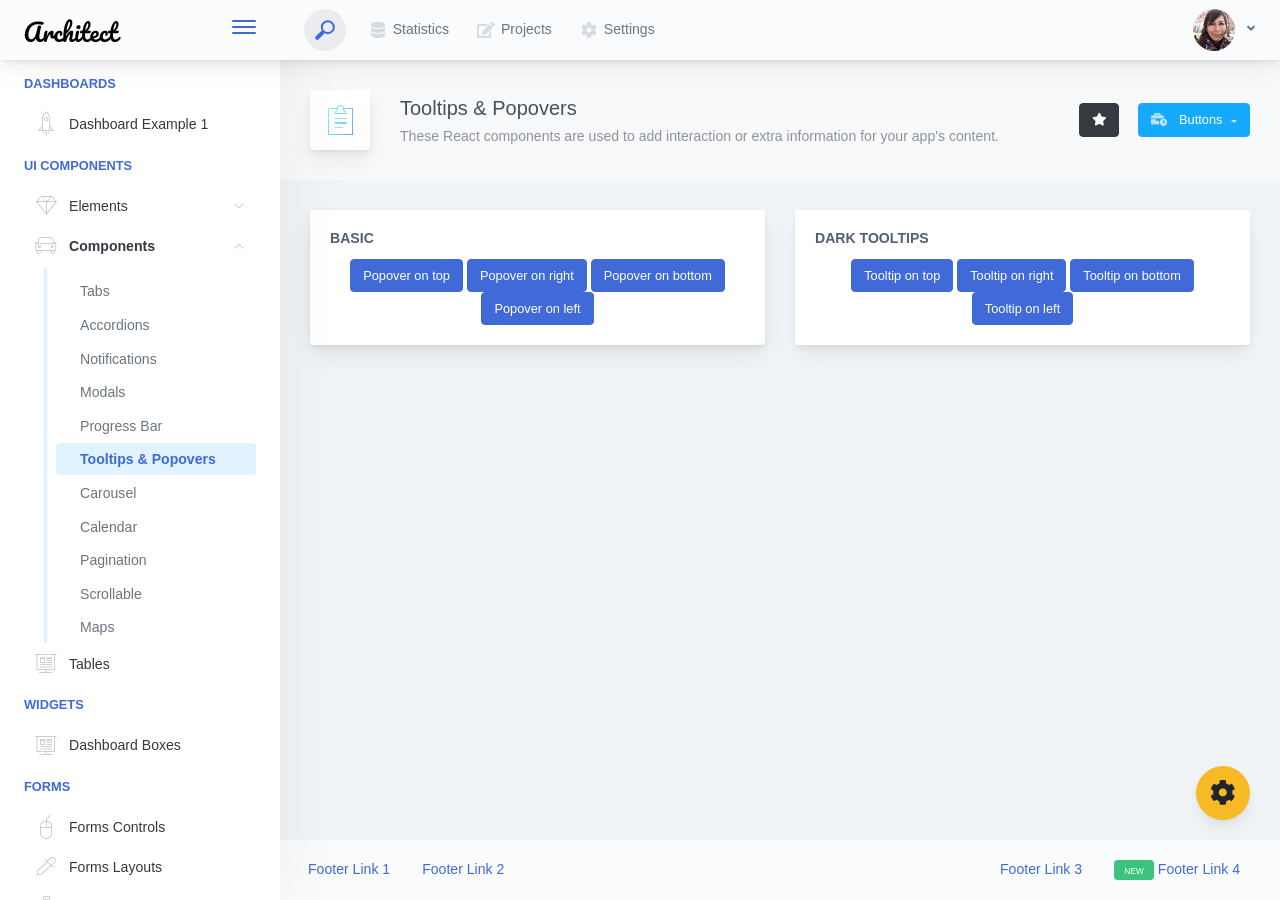
<file: web/theme/components-tooltips-popovers.html>
<!doctype html>
<html lang="en">

<head>
    <meta charset="utf-8">
    <meta http-equiv="X-UA-Compatible" content="IE=edge">
    <meta http-equiv="Content-Language" content="en">
    <meta http-equiv="Content-Type" content="text/html; charset=utf-8"/>
    <title>Tooltips &amp; Popovers - These React components are used to add interaction or extra information for your app&#x27;s content.</title>
    <meta name="viewport" content="width=device-width, initial-scale=1, maximum-scale=1, user-scalable=no, shrink-to-fit=no" />
    <meta name="description" content="These React components are used to add interaction or extra information for your app&#x27;s content.">
    <meta name="msapplication-tap-highlight" content="no">
    <!--
    =========================================================
    * ArchitectUI HTML Theme Dashboard - v1.0.0
    =========================================================
    * Product Page: https://dashboardpack.com
    * Copyright 2019 DashboardPack (https://dashboardpack.com)
    * Licensed under MIT (https://github.com/DashboardPack/architectui-html-theme-free/blob/master/LICENSE)
    =========================================================
    * The above copyright notice and this permission notice shall be included in all copies or substantial portions of the Software.
    -->
<link href="./main.css" rel="stylesheet"></head>
<body>
    <div class="app-container app-theme-white body-tabs-shadow fixed-sidebar fixed-header">
        <div class="app-header header-shadow">
            <div class="app-header__logo">
                <div class="logo-src"></div>
                <div class="header__pane ml-auto">
                    <div>
                        <button type="button" class="hamburger close-sidebar-btn hamburger--elastic" data-class="closed-sidebar">
                            <span class="hamburger-box">
                                <span class="hamburger-inner"></span>
                            </span>
                        </button>
                    </div>
                </div>
            </div>
            <div class="app-header__mobile-menu">
                <div>
                    <button type="button" class="hamburger hamburger--elastic mobile-toggle-nav">
                        <span class="hamburger-box">
                            <span class="hamburger-inner"></span>
                        </span>
                    </button>
                </div>
            </div>
            <div class="app-header__menu">
                <span>
                    <button type="button" class="btn-icon btn-icon-only btn btn-primary btn-sm mobile-toggle-header-nav">
                        <span class="btn-icon-wrapper">
                            <i class="fa fa-ellipsis-v fa-w-6"></i>
                        </span>
                    </button>
                </span>
            </div>    <div class="app-header__content">
                <div class="app-header-left">
                    <div class="search-wrapper">
                        <div class="input-holder">
                            <input type="text" class="search-input" placeholder="Type to search">
                            <button class="search-icon"><span></span></button>
                        </div>
                        <button class="close"></button>
                    </div>
                    <ul class="header-menu nav">
                        <li class="nav-item">
                            <a href="javascript:void(0);" class="nav-link">
                                <i class="nav-link-icon fa fa-database"> </i>
                                Statistics
                            </a>
                        </li>
                        <li class="btn-group nav-item">
                            <a href="javascript:void(0);" class="nav-link">
                                <i class="nav-link-icon fa fa-edit"></i>
                                Projects
                            </a>
                        </li>
                        <li class="dropdown nav-item">
                            <a href="javascript:void(0);" class="nav-link">
                                <i class="nav-link-icon fa fa-cog"></i>
                                Settings
                            </a>
                        </li>
                    </ul>        </div>
                <div class="app-header-right">
                    <div class="header-btn-lg pr-0">
                        <div class="widget-content p-0">
                            <div class="widget-content-wrapper">
                                <div class="widget-content-left">
                                    <div class="btn-group">
                                        <a data-toggle="dropdown" aria-haspopup="true" aria-expanded="false" class="p-0 btn">
                                            <img width="42" class="rounded-circle" src="assets/images/avatars/1.jpg" alt="">
                                            <i class="fa fa-angle-down ml-2 opacity-8"></i>
                                        </a>
                                        <div tabindex="-1" role="menu" aria-hidden="true" class="dropdown-menu dropdown-menu-right">
                                            <button type="button" tabindex="0" class="dropdown-item">User Account</button>
                                            <button type="button" tabindex="0" class="dropdown-item">Settings</button>
                                            <h6 tabindex="-1" class="dropdown-header">Header</h6>
                                            <button type="button" tabindex="0" class="dropdown-item">Actions</button>
                                            <div tabindex="-1" class="dropdown-divider"></div>
                                            <button type="button" tabindex="0" class="dropdown-item">Dividers</button>
                                        </div>
                                    </div>
                                </div>
                                <div class="widget-content-left  ml-3 header-user-info">
                                    <div class="widget-heading">
                                        Alina Mclourd
                                    </div>
                                    <div class="widget-subheading">
                                        VP People Manager
                                    </div>
                                </div>
                                <div class="widget-content-right header-user-info ml-3">
                                    <button type="button" class="btn-shadow p-1 btn btn-primary btn-sm show-toastr-example">
                                        <i class="fa text-white fa-calendar pr-1 pl-1"></i>
                                    </button>
                                </div>
                            </div>
                        </div>
                    </div>        </div>
            </div>
        </div>        <div class="ui-theme-settings">
            <button type="button" id="TooltipDemo" class="btn-open-options btn btn-warning">
                <i class="fa fa-cog fa-w-16 fa-spin fa-2x"></i>
            </button>
            <div class="theme-settings__inner">
                <div class="scrollbar-container">
                    <div class="theme-settings__options-wrapper">
                        <h3 class="themeoptions-heading">Layout Options
                        </h3>
                        <div class="p-3">
                            <ul class="list-group">
                                <li class="list-group-item">
                                    <div class="widget-content p-0">
                                        <div class="widget-content-wrapper">
                                            <div class="widget-content-left mr-3">
                                                <div class="switch has-switch switch-container-class" data-class="fixed-header">
                                                    <div class="switch-animate switch-on">
                                                        <input type="checkbox" checked data-toggle="toggle" data-onstyle="success">
                                                    </div>
                                                </div>
                                            </div>
                                            <div class="widget-content-left">
                                                <div class="widget-heading">Fixed Header
                                                </div>
                                                <div class="widget-subheading">Makes the header top fixed, always visible!
                                                </div>
                                            </div>
                                        </div>
                                    </div>
                                </li>
                                <li class="list-group-item">
                                    <div class="widget-content p-0">
                                        <div class="widget-content-wrapper">
                                            <div class="widget-content-left mr-3">
                                                <div class="switch has-switch switch-container-class" data-class="fixed-sidebar">
                                                    <div class="switch-animate switch-on">
                                                        <input type="checkbox" checked data-toggle="toggle" data-onstyle="success">
                                                    </div>
                                                </div>
                                            </div>
                                            <div class="widget-content-left">
                                                <div class="widget-heading">Fixed Sidebar
                                                </div>
                                                <div class="widget-subheading">Makes the sidebar left fixed, always visible!
                                                </div>
                                            </div>
                                        </div>
                                    </div>
                                </li>
                                <li class="list-group-item">
                                    <div class="widget-content p-0">
                                        <div class="widget-content-wrapper">
                                            <div class="widget-content-left mr-3">
                                                <div class="switch has-switch switch-container-class" data-class="fixed-footer">
                                                    <div class="switch-animate switch-off">
                                                        <input type="checkbox" data-toggle="toggle" data-onstyle="success">
                                                    </div>
                                                </div>
                                            </div>
                                            <div class="widget-content-left">
                                                <div class="widget-heading">Fixed Footer
                                                </div>
                                                <div class="widget-subheading">Makes the app footer bottom fixed, always visible!
                                                </div>
                                            </div>
                                        </div>
                                    </div>
                                </li>
                            </ul>
                        </div>
                        <h3 class="themeoptions-heading">
                            <div>
                                Header Options
                            </div>
                            <button type="button" class="btn-pill btn-shadow btn-wide ml-auto btn btn-focus btn-sm switch-header-cs-class" data-class="">
                                Restore Default
                            </button>
                        </h3>
                        <div class="p-3">
                            <ul class="list-group">
                                <li class="list-group-item">
                                    <h5 class="pb-2">Choose Color Scheme
                                    </h5>
                                    <div class="theme-settings-swatches">
                                        <div class="swatch-holder bg-primary switch-header-cs-class" data-class="bg-primary header-text-light">
                                        </div>
                                        <div class="swatch-holder bg-secondary switch-header-cs-class" data-class="bg-secondary header-text-light">
                                        </div>
                                        <div class="swatch-holder bg-success switch-header-cs-class" data-class="bg-success header-text-dark">
                                        </div>
                                        <div class="swatch-holder bg-info switch-header-cs-class" data-class="bg-info header-text-dark">
                                        </div>
                                        <div class="swatch-holder bg-warning switch-header-cs-class" data-class="bg-warning header-text-dark">
                                        </div>
                                        <div class="swatch-holder bg-danger switch-header-cs-class" data-class="bg-danger header-text-light">
                                        </div>
                                        <div class="swatch-holder bg-light switch-header-cs-class" data-class="bg-light header-text-dark">
                                        </div>
                                        <div class="swatch-holder bg-dark switch-header-cs-class" data-class="bg-dark header-text-light">
                                        </div>
                                        <div class="swatch-holder bg-focus switch-header-cs-class" data-class="bg-focus header-text-light">
                                        </div>
                                        <div class="swatch-holder bg-alternate switch-header-cs-class" data-class="bg-alternate header-text-light">
                                        </div>
                                        <div class="divider">
                                        </div>
                                        <div class="swatch-holder bg-vicious-stance switch-header-cs-class" data-class="bg-vicious-stance header-text-light">
                                        </div>
                                        <div class="swatch-holder bg-midnight-bloom switch-header-cs-class" data-class="bg-midnight-bloom header-text-light">
                                        </div>
                                        <div class="swatch-holder bg-night-sky switch-header-cs-class" data-class="bg-night-sky header-text-light">
                                        </div>
                                        <div class="swatch-holder bg-slick-carbon switch-header-cs-class" data-class="bg-slick-carbon header-text-light">
                                        </div>
                                        <div class="swatch-holder bg-asteroid switch-header-cs-class" data-class="bg-asteroid header-text-light">
                                        </div>
                                        <div class="swatch-holder bg-royal switch-header-cs-class" data-class="bg-royal header-text-light">
                                        </div>
                                        <div class="swatch-holder bg-warm-flame switch-header-cs-class" data-class="bg-warm-flame header-text-dark">
                                        </div>
                                        <div class="swatch-holder bg-night-fade switch-header-cs-class" data-class="bg-night-fade header-text-dark">
                                        </div>
                                        <div class="swatch-holder bg-sunny-morning switch-header-cs-class" data-class="bg-sunny-morning header-text-dark">
                                        </div>
                                        <div class="swatch-holder bg-tempting-azure switch-header-cs-class" data-class="bg-tempting-azure header-text-dark">
                                        </div>
                                        <div class="swatch-holder bg-amy-crisp switch-header-cs-class" data-class="bg-amy-crisp header-text-dark">
                                        </div>
                                        <div class="swatch-holder bg-heavy-rain switch-header-cs-class" data-class="bg-heavy-rain header-text-dark">
                                        </div>
                                        <div class="swatch-holder bg-mean-fruit switch-header-cs-class" data-class="bg-mean-fruit header-text-dark">
                                        </div>
                                        <div class="swatch-holder bg-malibu-beach switch-header-cs-class" data-class="bg-malibu-beach header-text-light">
                                        </div>
                                        <div class="swatch-holder bg-deep-blue switch-header-cs-class" data-class="bg-deep-blue header-text-dark">
                                        </div>
                                        <div class="swatch-holder bg-ripe-malin switch-header-cs-class" data-class="bg-ripe-malin header-text-light">
                                        </div>
                                        <div class="swatch-holder bg-arielle-smile switch-header-cs-class" data-class="bg-arielle-smile header-text-light">
                                        </div>
                                        <div class="swatch-holder bg-plum-plate switch-header-cs-class" data-class="bg-plum-plate header-text-light">
                                        </div>
                                        <div class="swatch-holder bg-happy-fisher switch-header-cs-class" data-class="bg-happy-fisher header-text-dark">
                                        </div>
                                        <div class="swatch-holder bg-happy-itmeo switch-header-cs-class" data-class="bg-happy-itmeo header-text-light">
                                        </div>
                                        <div class="swatch-holder bg-mixed-hopes switch-header-cs-class" data-class="bg-mixed-hopes header-text-light">
                                        </div>
                                        <div class="swatch-holder bg-strong-bliss switch-header-cs-class" data-class="bg-strong-bliss header-text-light">
                                        </div>
                                        <div class="swatch-holder bg-grow-early switch-header-cs-class" data-class="bg-grow-early header-text-light">
                                        </div>
                                        <div class="swatch-holder bg-love-kiss switch-header-cs-class" data-class="bg-love-kiss header-text-light">
                                        </div>
                                        <div class="swatch-holder bg-premium-dark switch-header-cs-class" data-class="bg-premium-dark header-text-light">
                                        </div>
                                        <div class="swatch-holder bg-happy-green switch-header-cs-class" data-class="bg-happy-green header-text-light">
                                        </div>
                                    </div>
                                </li>
                            </ul>
                        </div>
                        <h3 class="themeoptions-heading">
                            <div>Sidebar Options</div>
                            <button type="button" class="btn-pill btn-shadow btn-wide ml-auto btn btn-focus btn-sm switch-sidebar-cs-class" data-class="">
                                Restore Default
                            </button>
                        </h3>
                        <div class="p-3">
                            <ul class="list-group">
                                <li class="list-group-item">
                                    <h5 class="pb-2">Choose Color Scheme
                                    </h5>
                                    <div class="theme-settings-swatches">
                                        <div class="swatch-holder bg-primary switch-sidebar-cs-class" data-class="bg-primary sidebar-text-light">
                                        </div>
                                        <div class="swatch-holder bg-secondary switch-sidebar-cs-class" data-class="bg-secondary sidebar-text-light">
                                        </div>
                                        <div class="swatch-holder bg-success switch-sidebar-cs-class" data-class="bg-success sidebar-text-dark">
                                        </div>
                                        <div class="swatch-holder bg-info switch-sidebar-cs-class" data-class="bg-info sidebar-text-dark">
                                        </div>
                                        <div class="swatch-holder bg-warning switch-sidebar-cs-class" data-class="bg-warning sidebar-text-dark">
                                        </div>
                                        <div class="swatch-holder bg-danger switch-sidebar-cs-class" data-class="bg-danger sidebar-text-light">
                                        </div>
                                        <div class="swatch-holder bg-light switch-sidebar-cs-class" data-class="bg-light sidebar-text-dark">
                                        </div>
                                        <div class="swatch-holder bg-dark switch-sidebar-cs-class" data-class="bg-dark sidebar-text-light">
                                        </div>
                                        <div class="swatch-holder bg-focus switch-sidebar-cs-class" data-class="bg-focus sidebar-text-light">
                                        </div>
                                        <div class="swatch-holder bg-alternate switch-sidebar-cs-class" data-class="bg-alternate sidebar-text-light">
                                        </div>
                                        <div class="divider">
                                        </div>
                                        <div class="swatch-holder bg-vicious-stance switch-sidebar-cs-class" data-class="bg-vicious-stance sidebar-text-light">
                                        </div>
                                        <div class="swatch-holder bg-midnight-bloom switch-sidebar-cs-class" data-class="bg-midnight-bloom sidebar-text-light">
                                        </div>
                                        <div class="swatch-holder bg-night-sky switch-sidebar-cs-class" data-class="bg-night-sky sidebar-text-light">
                                        </div>
                                        <div class="swatch-holder bg-slick-carbon switch-sidebar-cs-class" data-class="bg-slick-carbon sidebar-text-light">
                                        </div>
                                        <div class="swatch-holder bg-asteroid switch-sidebar-cs-class" data-class="bg-asteroid sidebar-text-light">
                                        </div>
                                        <div class="swatch-holder bg-royal switch-sidebar-cs-class" data-class="bg-royal sidebar-text-light">
                                        </div>
                                        <div class="swatch-holder bg-warm-flame switch-sidebar-cs-class" data-class="bg-warm-flame sidebar-text-dark">
                                        </div>
                                        <div class="swatch-holder bg-night-fade switch-sidebar-cs-class" data-class="bg-night-fade sidebar-text-dark">
                                        </div>
                                        <div class="swatch-holder bg-sunny-morning switch-sidebar-cs-class" data-class="bg-sunny-morning sidebar-text-dark">
                                        </div>
                                        <div class="swatch-holder bg-tempting-azure switch-sidebar-cs-class" data-class="bg-tempting-azure sidebar-text-dark">
                                        </div>
                                        <div class="swatch-holder bg-amy-crisp switch-sidebar-cs-class" data-class="bg-amy-crisp sidebar-text-dark">
                                        </div>
                                        <div class="swatch-holder bg-heavy-rain switch-sidebar-cs-class" data-class="bg-heavy-rain sidebar-text-dark">
                                        </div>
                                        <div class="swatch-holder bg-mean-fruit switch-sidebar-cs-class" data-class="bg-mean-fruit sidebar-text-dark">
                                        </div>
                                        <div class="swatch-holder bg-malibu-beach switch-sidebar-cs-class" data-class="bg-malibu-beach sidebar-text-light">
                                        </div>
                                        <div class="swatch-holder bg-deep-blue switch-sidebar-cs-class" data-class="bg-deep-blue sidebar-text-dark">
                                        </div>
                                        <div class="swatch-holder bg-ripe-malin switch-sidebar-cs-class" data-class="bg-ripe-malin sidebar-text-light">
                                        </div>
                                        <div class="swatch-holder bg-arielle-smile switch-sidebar-cs-class" data-class="bg-arielle-smile sidebar-text-light">
                                        </div>
                                        <div class="swatch-holder bg-plum-plate switch-sidebar-cs-class" data-class="bg-plum-plate sidebar-text-light">
                                        </div>
                                        <div class="swatch-holder bg-happy-fisher switch-sidebar-cs-class" data-class="bg-happy-fisher sidebar-text-dark">
                                        </div>
                                        <div class="swatch-holder bg-happy-itmeo switch-sidebar-cs-class" data-class="bg-happy-itmeo sidebar-text-light">
                                        </div>
                                        <div class="swatch-holder bg-mixed-hopes switch-sidebar-cs-class" data-class="bg-mixed-hopes sidebar-text-light">
                                        </div>
                                        <div class="swatch-holder bg-strong-bliss switch-sidebar-cs-class" data-class="bg-strong-bliss sidebar-text-light">
                                        </div>
                                        <div class="swatch-holder bg-grow-early switch-sidebar-cs-class" data-class="bg-grow-early sidebar-text-light">
                                        </div>
                                        <div class="swatch-holder bg-love-kiss switch-sidebar-cs-class" data-class="bg-love-kiss sidebar-text-light">
                                        </div>
                                        <div class="swatch-holder bg-premium-dark switch-sidebar-cs-class" data-class="bg-premium-dark sidebar-text-light">
                                        </div>
                                        <div class="swatch-holder bg-happy-green switch-sidebar-cs-class" data-class="bg-happy-green sidebar-text-light">
                                        </div>
                                    </div>
                                </li>
                            </ul>
                        </div>
                        <h3 class="themeoptions-heading">
                            <div>Main Content Options</div>
                            <button type="button" class="btn-pill btn-shadow btn-wide ml-auto active btn btn-focus btn-sm">Restore Default
                            </button>
                        </h3>
                        <div class="p-3">
                            <ul class="list-group">
                                <li class="list-group-item">
                                    <h5 class="pb-2">Page Section Tabs
                                    </h5>
                                    <div class="theme-settings-swatches">
                                        <div role="group" class="mt-2 btn-group">
                                            <button type="button" class="btn-wide btn-shadow btn-primary btn btn-secondary switch-theme-class" data-class="body-tabs-line">
                                                Line
                                            </button>
                                            <button type="button" class="btn-wide btn-shadow btn-primary active btn btn-secondary switch-theme-class" data-class="body-tabs-shadow">
                                                Shadow
                                            </button>
                                        </div>
                                    </div>
                                </li>
                            </ul>
                        </div>
                    </div>
                </div>
            </div>
        </div>        <div class="app-main">
                <div class="app-sidebar sidebar-shadow">
                    <div class="app-header__logo">
                        <div class="logo-src"></div>
                        <div class="header__pane ml-auto">
                            <div>
                                <button type="button" class="hamburger close-sidebar-btn hamburger--elastic" data-class="closed-sidebar">
                                    <span class="hamburger-box">
                                        <span class="hamburger-inner"></span>
                                    </span>
                                </button>
                            </div>
                        </div>
                    </div>
                    <div class="app-header__mobile-menu">
                        <div>
                            <button type="button" class="hamburger hamburger--elastic mobile-toggle-nav">
                                <span class="hamburger-box">
                                    <span class="hamburger-inner"></span>
                                </span>
                            </button>
                        </div>
                    </div>
                    <div class="app-header__menu">
                        <span>
                            <button type="button" class="btn-icon btn-icon-only btn btn-primary btn-sm mobile-toggle-header-nav">
                                <span class="btn-icon-wrapper">
                                    <i class="fa fa-ellipsis-v fa-w-6"></i>
                                </span>
                            </button>
                        </span>
                    </div>    <div class="scrollbar-sidebar">
                        <div class="app-sidebar__inner">
                            <ul class="vertical-nav-menu">
                                <li class="app-sidebar__heading">Dashboards</li>
                                <li>
                                    <a href="index.html">
                                        <i class="metismenu-icon pe-7s-rocket"></i>
                                        Dashboard Example 1
                                    </a>
                                </li>
                                <li class="app-sidebar__heading">UI Components</li>
                                <li
                                    
                                    
                                    
                                    
                                    
                                    
                                    
                                    
                                >
                                    <a href="#">
                                        <i class="metismenu-icon pe-7s-diamond"></i>
                                        Elements
                                        <i class="metismenu-state-icon pe-7s-angle-down caret-left"></i>
                                    </a>
                                    <ul
                                        
                                        
                                        
                                        
                                        
                                        
                                        
                                        
                                    >
                                        <li>
                                            <a href="elements-buttons-standard.html">
                                                <i class="metismenu-icon"></i>
                                                Buttons
                                            </a>
                                        </li>
                                        <li>
                                            <a href="elements-dropdowns.html">
                                                <i class="metismenu-icon">
                                                </i>Dropdowns
                                            </a>
                                        </li>
                                        <li>
                                            <a href="elements-icons.html">
                                                <i class="metismenu-icon">
                                                </i>Icons
                                            </a>
                                        </li>
                                        <li>
                                            <a href="elements-badges-labels.html">
                                                <i class="metismenu-icon">
                                                </i>Badges
                                            </a>
                                        </li>
                                        <li>
                                            <a href="elements-cards.html">
                                                <i class="metismenu-icon">
                                                </i>Cards
                                            </a>
                                        </li>
                                        <li>
                                            <a href="elements-list-group.html">
                                                <i class="metismenu-icon">
                                                </i>List Groups
                                            </a>
                                        </li>
                                        <li>
                                            <a href="elements-navigation.html">
                                                <i class="metismenu-icon">
                                                </i>Navigation Menus
                                            </a>
                                        </li>
                                        <li>
                                            <a href="elements-utilities.html">
                                                <i class="metismenu-icon">
                                                </i>Utilities
                                            </a>
                                        </li>
                                    </ul>
                                </li>
                                <li
                                    
                                    
                                    
                                    
                                    
                                     class="mm-active"
                                    
                                    
                                    
                                    
                                    
                                >
                                    <a href="#">
                                        <i class="metismenu-icon pe-7s-car"></i>
                                        Components
                                        <i class="metismenu-state-icon pe-7s-angle-down caret-left"></i>
                                    </a>
                                    <ul
                                        
                                        
                                        
                                        
                                        
                                         class="mm-show"
                                        
                                        
                                        
                                        
                                        
                                    >
                                        <li>
                                            <a href="components-tabs.html">
                                                <i class="metismenu-icon">
                                                </i>Tabs
                                            </a>
                                        </li>
                                        <li>
                                            <a href="components-accordions.html">
                                                <i class="metismenu-icon">
                                                </i>Accordions
                                            </a>
                                        </li>
                                        <li>
                                            <a href="components-notifications.html">
                                                <i class="metismenu-icon">
                                                </i>Notifications
                                            </a>
                                        </li>
                                        <li>
                                            <a href="components-modals.html">
                                                <i class="metismenu-icon">
                                                </i>Modals
                                            </a>
                                        </li>
                                        <li>
                                            <a href="components-progress-bar.html">
                                                <i class="metismenu-icon">
                                                </i>Progress Bar
                                            </a>
                                        </li>
                                        <li>
                                            <a href="components-tooltips-popovers.html" class="mm-active">
                                                <i class="metismenu-icon">
                                                </i>Tooltips &amp; Popovers
                                            </a>
                                        </li>
                                        <li>
                                            <a href="components-carousel.html">
                                                <i class="metismenu-icon">
                                                </i>Carousel
                                            </a>
                                        </li>
                                        <li>
                                            <a href="components-calendar.html">
                                                <i class="metismenu-icon">
                                                </i>Calendar
                                            </a>
                                        </li>
                                        <li>
                                            <a href="components-pagination.html">
                                                <i class="metismenu-icon">
                                                </i>Pagination
                                            </a>
                                        </li>
                                        <li>
                                            <a href="components-scrollable-elements.html">
                                                <i class="metismenu-icon">
                                                </i>Scrollable
                                            </a>
                                        </li>
                                        <li>
                                            <a href="components-maps.html">
                                                <i class="metismenu-icon">
                                                </i>Maps
                                            </a>
                                        </li>
                                    </ul>
                                </li>
                                <li  >
                                    <a href="tables-regular.html">
                                        <i class="metismenu-icon pe-7s-display2"></i>
                                        Tables
                                    </a>
                                </li>
                                <li class="app-sidebar__heading">Widgets</li>
                                <li>
                                    <a href="dashboard-boxes.html">
                                        <i class="metismenu-icon pe-7s-display2"></i>
                                        Dashboard Boxes
                                    </a>
                                </li>
                                <li class="app-sidebar__heading">Forms</li>
                                <li>
                                    <a href="forms-controls.html">
                                        <i class="metismenu-icon pe-7s-mouse">
                                        </i>Forms Controls
                                    </a>
                                </li>
                                <li>
                                    <a href="forms-layouts.html">
                                        <i class="metismenu-icon pe-7s-eyedropper">
                                        </i>Forms Layouts
                                    </a>
                                </li>
                                <li>
                                    <a href="forms-validation.html">
                                        <i class="metismenu-icon pe-7s-pendrive">
                                        </i>Forms Validation
                                    </a>
                                </li>
                                <li class="app-sidebar__heading">Charts</li>
                                <li>
                                    <a href="charts-chartjs.html">
                                        <i class="metismenu-icon pe-7s-graph2">
                                        </i>ChartJS
                                    </a>
                                </li>
                                <li class="app-sidebar__heading">PRO Version</li>
                                <li>
                                    <a href="https://dashboardpack.com/theme-details/architectui-dashboard-html-pro/" target="_blank">
                                        <i class="metismenu-icon pe-7s-graph2">
                                        </i>
                                        Upgrade to PRO
                                    </a>
                                </li>
                            </ul>
                        </div>
                    </div>
                </div>    <div class="app-main__outer">
                    <div class="app-main__inner">
                        <div class="app-page-title">
                            <div class="page-title-wrapper">
                                <div class="page-title-heading">
                                    <div class="page-title-icon">
                                        <i class="pe-7s-note2 icon-gradient bg-happy-fisher">
                                        </i>
                                    </div>
                                    <div>Tooltips &amp; Popovers
                                        <div class="page-title-subheading">These React components are used to add interaction or extra information for your app&#x27;s content.
                                        </div>
                                    </div>
                                </div>
                                <div class="page-title-actions">
                                    <button type="button" data-toggle="tooltip" title="Example Tooltip" data-placement="bottom" class="btn-shadow mr-3 btn btn-dark">
                                        <i class="fa fa-star"></i>
                                    </button>
                                    <div class="d-inline-block dropdown">
                                        <button type="button" data-toggle="dropdown" aria-haspopup="true" aria-expanded="false" class="btn-shadow dropdown-toggle btn btn-info">
                                            <span class="btn-icon-wrapper pr-2 opacity-7">
                                                <i class="fa fa-business-time fa-w-20"></i>
                                            </span>
                                            Buttons
                                        </button>
                                        <div tabindex="-1" role="menu" aria-hidden="true" class="dropdown-menu dropdown-menu-right">
                                            <ul class="nav flex-column">
                                                <li class="nav-item">
                                                    <a href="javascript:void(0);" class="nav-link">
                                                        <i class="nav-link-icon lnr-inbox"></i>
                                                        <span>
                                                            Inbox
                                                        </span>
                                                        <div class="ml-auto badge badge-pill badge-secondary">86</div>
                                                    </a>
                                                </li>
                                                <li class="nav-item">
                                                    <a href="javascript:void(0);" class="nav-link">
                                                        <i class="nav-link-icon lnr-book"></i>
                                                        <span>
                                                            Book
                                                        </span>
                                                        <div class="ml-auto badge badge-pill badge-danger">5</div>
                                                    </a>
                                                </li>
                                                <li class="nav-item">
                                                    <a href="javascript:void(0);" class="nav-link">
                                                        <i class="nav-link-icon lnr-picture"></i>
                                                        <span>
                                                            Picture
                                                        </span>
                                                    </a>
                                                </li>
                                                <li class="nav-item">
                                                    <a disabled href="javascript:void(0);" class="nav-link disabled">
                                                        <i class="nav-link-icon lnr-file-empty"></i>
                                                        <span>
                                                            File Disabled
                                                        </span>
                                                    </a>
                                                </li>
                                            </ul>
                                        </div>
                                    </div>
                                </div>    </div>
                        </div>            <div class="row">
                            <div class="col-lg-6">
                                <div class="main-card mb-3 card">
                                    <div class="card-body"><h5 class="card-title">Basic</h5>
                                        <div class="text-center">
                                            <button type="button" class="btn btn-primary" data-container="body" data-toggle="popover" data-placement="top" data-content="Vivamus sagittis lacus vel augue laoreet rutrum faucibus.">
                                                Popover on top
                                            </button>
            
                                            <button type="button" class="btn btn-primary" data-container="body" data-toggle="popover" data-placement="right" data-content="Vivamus sagittis lacus vel augue laoreet rutrum faucibus.">
                                                Popover on right
                                            </button>
            
                                            <button type="button" class="btn btn-primary" data-container="body" data-toggle="popover" data-placement="bottom" data-content="Vivamus
            sagittis lacus vel augue laoreet rutrum faucibus.">
                                                Popover on bottom
                                            </button>
            
                                            <button type="button" class="btn btn-primary" data-container="body" data-toggle="popover" data-placement="left" data-content="Vivamus sagittis lacus vel augue laoreet rutrum faucibus.">
                                                Popover on left
                                            </button>
                                        </div>
                                    </div>
                                </div>
                            </div>
                            <div class="col-lg-6">
                                <div class="main-card mb-3 card">
                                    <div class="card-body"><h5 class="card-title">Dark Tooltips</h5>
                                        <div class="text-center">
                                            <button type="button" class="btn btn-primary" data-toggle="tooltip" data-placement="top" title="Tooltip on top">
                                                Tooltip on top
                                            </button>
                                            <button type="button" class="btn btn-primary" data-toggle="tooltip" data-placement="right" title="Tooltip on right">
                                                Tooltip on right
                                            </button>
                                            <button type="button" class="btn btn-primary" data-toggle="tooltip" data-placement="bottom" title="Tooltip on bottom">
                                                Tooltip on bottom
                                            </button>
                                            <button type="button" class="btn btn-primary" data-toggle="tooltip" data-placement="left" title="Tooltip on left">
                                                Tooltip on left
                                            </button>
                                        </div>
                                    </div>
                                </div>
                            </div>
                        </div>
                    </div>
                    <div class="app-wrapper-footer">
                        <div class="app-footer">
                            <div class="app-footer__inner">
                                <div class="app-footer-left">
                                    <ul class="nav">
                                        <li class="nav-item">
                                            <a href="javascript:void(0);" class="nav-link">
                                                Footer Link 1
                                            </a>
                                        </li>
                                        <li class="nav-item">
                                            <a href="javascript:void(0);" class="nav-link">
                                                Footer Link 2
                                            </a>
                                        </li>
                                    </ul>
                                </div>
                                <div class="app-footer-right">
                                    <ul class="nav">
                                        <li class="nav-item">
                                            <a href="javascript:void(0);" class="nav-link">
                                                Footer Link 3
                                            </a>
                                        </li>
                                        <li class="nav-item">
                                            <a href="javascript:void(0);" class="nav-link">
                                                <div class="badge badge-success mr-1 ml-0">
                                                    <small>NEW</small>
                                                </div>
                                                Footer Link 4
                                            </a>
                                        </li>
                                    </ul>
                                </div>
                            </div>
                        </div>
                    </div>    </div>
        </div>
    </div>
<script type="text/javascript" src="./assets/scripts/main.js"></script></body>
</html>
</file>
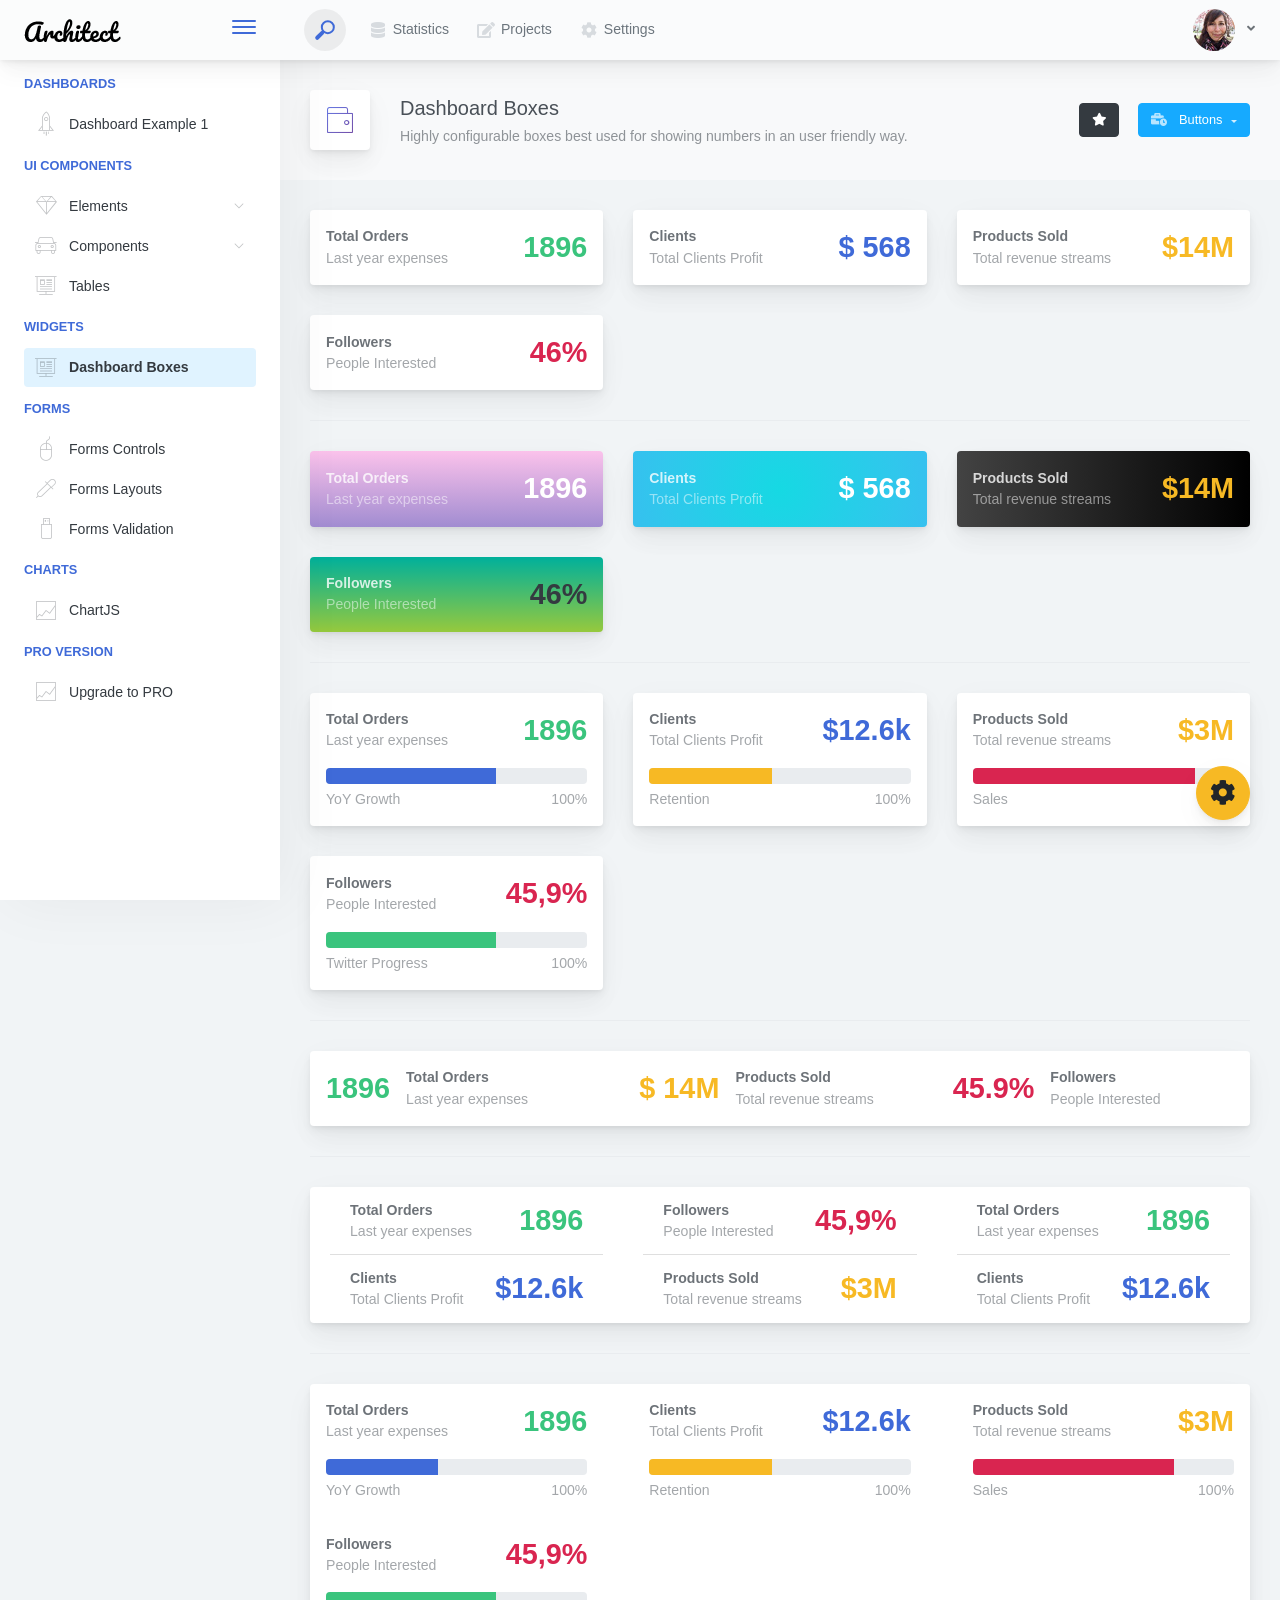
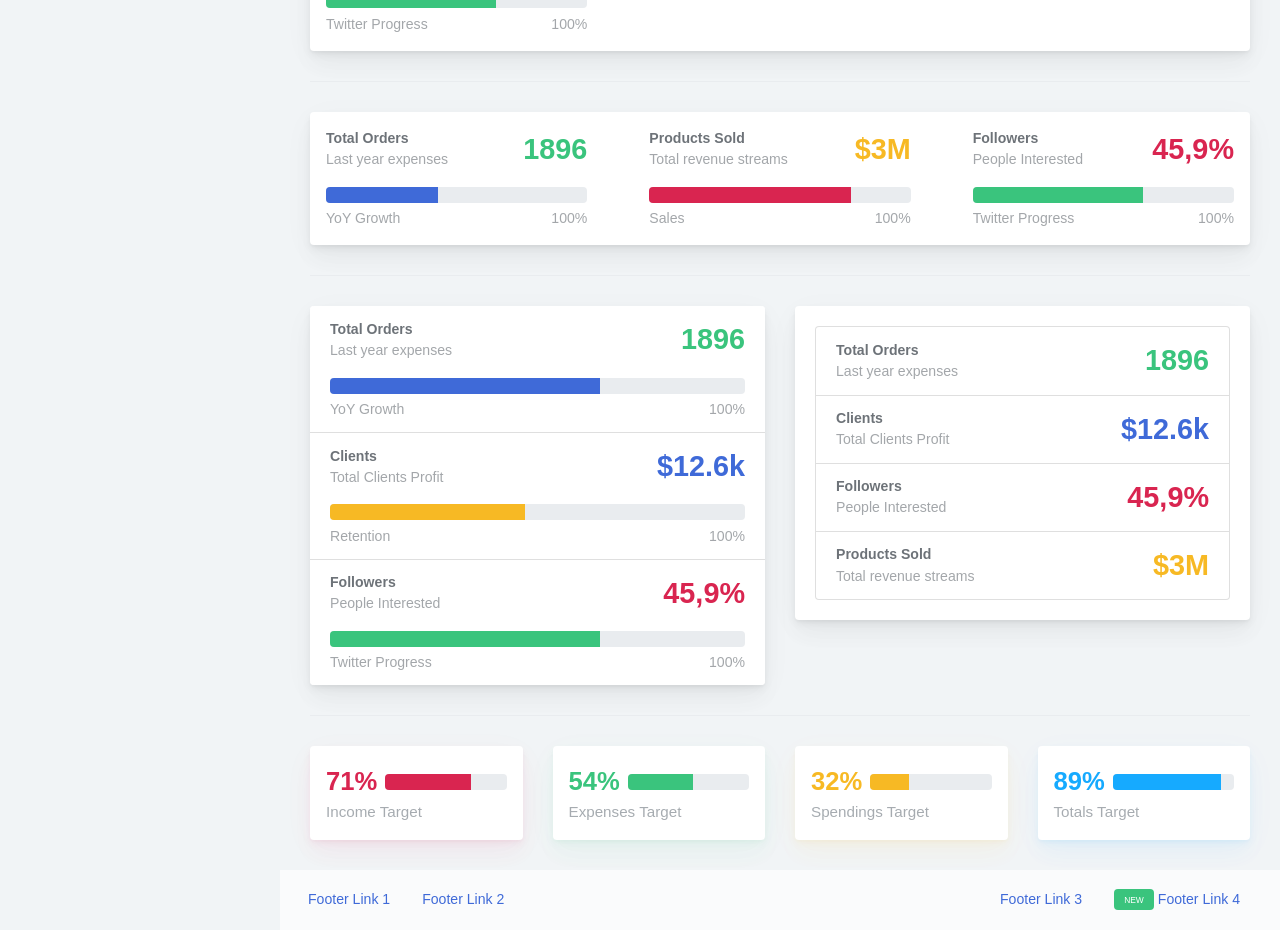
<file: web/theme/dashboard-boxes.html>
<!doctype html>
<html lang="en">

<head>
    <meta charset="utf-8">
    <meta http-equiv="X-UA-Compatible" content="IE=edge">
    <meta http-equiv="Content-Language" content="en">
    <meta http-equiv="Content-Type" content="text/html; charset=utf-8"/>
    <title>Dashboard Boxes - Highly configurable boxes best used for showing numbers in an user friendly way.</title>
    <meta name="viewport" content="width=device-width, initial-scale=1, maximum-scale=1, user-scalable=no, shrink-to-fit=no" />
    <meta name="description" content="Highly configurable boxes best used for showing numbers in an user friendly way.">
    <meta name="msapplication-tap-highlight" content="no">
    <!--
    =========================================================
    * ArchitectUI HTML Theme Dashboard - v1.0.0
    =========================================================
    * Product Page: https://dashboardpack.com
    * Copyright 2019 DashboardPack (https://dashboardpack.com)
    * Licensed under MIT (https://github.com/DashboardPack/architectui-html-theme-free/blob/master/LICENSE)
    =========================================================
    * The above copyright notice and this permission notice shall be included in all copies or substantial portions of the Software.
    -->
<link href="./main.css" rel="stylesheet"></head>
<body>
    <div class="app-container app-theme-white body-tabs-shadow fixed-sidebar fixed-header">
        <div class="app-header header-shadow">
            <div class="app-header__logo">
                <div class="logo-src"></div>
                <div class="header__pane ml-auto">
                    <div>
                        <button type="button" class="hamburger close-sidebar-btn hamburger--elastic" data-class="closed-sidebar">
                            <span class="hamburger-box">
                                <span class="hamburger-inner"></span>
                            </span>
                        </button>
                    </div>
                </div>
            </div>
            <div class="app-header__mobile-menu">
                <div>
                    <button type="button" class="hamburger hamburger--elastic mobile-toggle-nav">
                        <span class="hamburger-box">
                            <span class="hamburger-inner"></span>
                        </span>
                    </button>
                </div>
            </div>
            <div class="app-header__menu">
                <span>
                    <button type="button" class="btn-icon btn-icon-only btn btn-primary btn-sm mobile-toggle-header-nav">
                        <span class="btn-icon-wrapper">
                            <i class="fa fa-ellipsis-v fa-w-6"></i>
                        </span>
                    </button>
                </span>
            </div>    <div class="app-header__content">
                <div class="app-header-left">
                    <div class="search-wrapper">
                        <div class="input-holder">
                            <input type="text" class="search-input" placeholder="Type to search">
                            <button class="search-icon"><span></span></button>
                        </div>
                        <button class="close"></button>
                    </div>
                    <ul class="header-menu nav">
                        <li class="nav-item">
                            <a href="javascript:void(0);" class="nav-link">
                                <i class="nav-link-icon fa fa-database"> </i>
                                Statistics
                            </a>
                        </li>
                        <li class="btn-group nav-item">
                            <a href="javascript:void(0);" class="nav-link">
                                <i class="nav-link-icon fa fa-edit"></i>
                                Projects
                            </a>
                        </li>
                        <li class="dropdown nav-item">
                            <a href="javascript:void(0);" class="nav-link">
                                <i class="nav-link-icon fa fa-cog"></i>
                                Settings
                            </a>
                        </li>
                    </ul>        </div>
                <div class="app-header-right">
                    <div class="header-btn-lg pr-0">
                        <div class="widget-content p-0">
                            <div class="widget-content-wrapper">
                                <div class="widget-content-left">
                                    <div class="btn-group">
                                        <a data-toggle="dropdown" aria-haspopup="true" aria-expanded="false" class="p-0 btn">
                                            <img width="42" class="rounded-circle" src="assets/images/avatars/1.jpg" alt="">
                                            <i class="fa fa-angle-down ml-2 opacity-8"></i>
                                        </a>
                                        <div tabindex="-1" role="menu" aria-hidden="true" class="dropdown-menu dropdown-menu-right">
                                            <button type="button" tabindex="0" class="dropdown-item">User Account</button>
                                            <button type="button" tabindex="0" class="dropdown-item">Settings</button>
                                            <h6 tabindex="-1" class="dropdown-header">Header</h6>
                                            <button type="button" tabindex="0" class="dropdown-item">Actions</button>
                                            <div tabindex="-1" class="dropdown-divider"></div>
                                            <button type="button" tabindex="0" class="dropdown-item">Dividers</button>
                                        </div>
                                    </div>
                                </div>
                                <div class="widget-content-left  ml-3 header-user-info">
                                    <div class="widget-heading">
                                        Alina Mclourd
                                    </div>
                                    <div class="widget-subheading">
                                        VP People Manager
                                    </div>
                                </div>
                                <div class="widget-content-right header-user-info ml-3">
                                    <button type="button" class="btn-shadow p-1 btn btn-primary btn-sm show-toastr-example">
                                        <i class="fa text-white fa-calendar pr-1 pl-1"></i>
                                    </button>
                                </div>
                            </div>
                        </div>
                    </div>        </div>
            </div>
        </div>        <div class="ui-theme-settings">
            <button type="button" id="TooltipDemo" class="btn-open-options btn btn-warning">
                <i class="fa fa-cog fa-w-16 fa-spin fa-2x"></i>
            </button>
            <div class="theme-settings__inner">
                <div class="scrollbar-container">
                    <div class="theme-settings__options-wrapper">
                        <h3 class="themeoptions-heading">Layout Options
                        </h3>
                        <div class="p-3">
                            <ul class="list-group">
                                <li class="list-group-item">
                                    <div class="widget-content p-0">
                                        <div class="widget-content-wrapper">
                                            <div class="widget-content-left mr-3">
                                                <div class="switch has-switch switch-container-class" data-class="fixed-header">
                                                    <div class="switch-animate switch-on">
                                                        <input type="checkbox" checked data-toggle="toggle" data-onstyle="success">
                                                    </div>
                                                </div>
                                            </div>
                                            <div class="widget-content-left">
                                                <div class="widget-heading">Fixed Header
                                                </div>
                                                <div class="widget-subheading">Makes the header top fixed, always visible!
                                                </div>
                                            </div>
                                        </div>
                                    </div>
                                </li>
                                <li class="list-group-item">
                                    <div class="widget-content p-0">
                                        <div class="widget-content-wrapper">
                                            <div class="widget-content-left mr-3">
                                                <div class="switch has-switch switch-container-class" data-class="fixed-sidebar">
                                                    <div class="switch-animate switch-on">
                                                        <input type="checkbox" checked data-toggle="toggle" data-onstyle="success">
                                                    </div>
                                                </div>
                                            </div>
                                            <div class="widget-content-left">
                                                <div class="widget-heading">Fixed Sidebar
                                                </div>
                                                <div class="widget-subheading">Makes the sidebar left fixed, always visible!
                                                </div>
                                            </div>
                                        </div>
                                    </div>
                                </li>
                                <li class="list-group-item">
                                    <div class="widget-content p-0">
                                        <div class="widget-content-wrapper">
                                            <div class="widget-content-left mr-3">
                                                <div class="switch has-switch switch-container-class" data-class="fixed-footer">
                                                    <div class="switch-animate switch-off">
                                                        <input type="checkbox" data-toggle="toggle" data-onstyle="success">
                                                    </div>
                                                </div>
                                            </div>
                                            <div class="widget-content-left">
                                                <div class="widget-heading">Fixed Footer
                                                </div>
                                                <div class="widget-subheading">Makes the app footer bottom fixed, always visible!
                                                </div>
                                            </div>
                                        </div>
                                    </div>
                                </li>
                            </ul>
                        </div>
                        <h3 class="themeoptions-heading">
                            <div>
                                Header Options
                            </div>
                            <button type="button" class="btn-pill btn-shadow btn-wide ml-auto btn btn-focus btn-sm switch-header-cs-class" data-class="">
                                Restore Default
                            </button>
                        </h3>
                        <div class="p-3">
                            <ul class="list-group">
                                <li class="list-group-item">
                                    <h5 class="pb-2">Choose Color Scheme
                                    </h5>
                                    <div class="theme-settings-swatches">
                                        <div class="swatch-holder bg-primary switch-header-cs-class" data-class="bg-primary header-text-light">
                                        </div>
                                        <div class="swatch-holder bg-secondary switch-header-cs-class" data-class="bg-secondary header-text-light">
                                        </div>
                                        <div class="swatch-holder bg-success switch-header-cs-class" data-class="bg-success header-text-dark">
                                        </div>
                                        <div class="swatch-holder bg-info switch-header-cs-class" data-class="bg-info header-text-dark">
                                        </div>
                                        <div class="swatch-holder bg-warning switch-header-cs-class" data-class="bg-warning header-text-dark">
                                        </div>
                                        <div class="swatch-holder bg-danger switch-header-cs-class" data-class="bg-danger header-text-light">
                                        </div>
                                        <div class="swatch-holder bg-light switch-header-cs-class" data-class="bg-light header-text-dark">
                                        </div>
                                        <div class="swatch-holder bg-dark switch-header-cs-class" data-class="bg-dark header-text-light">
                                        </div>
                                        <div class="swatch-holder bg-focus switch-header-cs-class" data-class="bg-focus header-text-light">
                                        </div>
                                        <div class="swatch-holder bg-alternate switch-header-cs-class" data-class="bg-alternate header-text-light">
                                        </div>
                                        <div class="divider">
                                        </div>
                                        <div class="swatch-holder bg-vicious-stance switch-header-cs-class" data-class="bg-vicious-stance header-text-light">
                                        </div>
                                        <div class="swatch-holder bg-midnight-bloom switch-header-cs-class" data-class="bg-midnight-bloom header-text-light">
                                        </div>
                                        <div class="swatch-holder bg-night-sky switch-header-cs-class" data-class="bg-night-sky header-text-light">
                                        </div>
                                        <div class="swatch-holder bg-slick-carbon switch-header-cs-class" data-class="bg-slick-carbon header-text-light">
                                        </div>
                                        <div class="swatch-holder bg-asteroid switch-header-cs-class" data-class="bg-asteroid header-text-light">
                                        </div>
                                        <div class="swatch-holder bg-royal switch-header-cs-class" data-class="bg-royal header-text-light">
                                        </div>
                                        <div class="swatch-holder bg-warm-flame switch-header-cs-class" data-class="bg-warm-flame header-text-dark">
                                        </div>
                                        <div class="swatch-holder bg-night-fade switch-header-cs-class" data-class="bg-night-fade header-text-dark">
                                        </div>
                                        <div class="swatch-holder bg-sunny-morning switch-header-cs-class" data-class="bg-sunny-morning header-text-dark">
                                        </div>
                                        <div class="swatch-holder bg-tempting-azure switch-header-cs-class" data-class="bg-tempting-azure header-text-dark">
                                        </div>
                                        <div class="swatch-holder bg-amy-crisp switch-header-cs-class" data-class="bg-amy-crisp header-text-dark">
                                        </div>
                                        <div class="swatch-holder bg-heavy-rain switch-header-cs-class" data-class="bg-heavy-rain header-text-dark">
                                        </div>
                                        <div class="swatch-holder bg-mean-fruit switch-header-cs-class" data-class="bg-mean-fruit header-text-dark">
                                        </div>
                                        <div class="swatch-holder bg-malibu-beach switch-header-cs-class" data-class="bg-malibu-beach header-text-light">
                                        </div>
                                        <div class="swatch-holder bg-deep-blue switch-header-cs-class" data-class="bg-deep-blue header-text-dark">
                                        </div>
                                        <div class="swatch-holder bg-ripe-malin switch-header-cs-class" data-class="bg-ripe-malin header-text-light">
                                        </div>
                                        <div class="swatch-holder bg-arielle-smile switch-header-cs-class" data-class="bg-arielle-smile header-text-light">
                                        </div>
                                        <div class="swatch-holder bg-plum-plate switch-header-cs-class" data-class="bg-plum-plate header-text-light">
                                        </div>
                                        <div class="swatch-holder bg-happy-fisher switch-header-cs-class" data-class="bg-happy-fisher header-text-dark">
                                        </div>
                                        <div class="swatch-holder bg-happy-itmeo switch-header-cs-class" data-class="bg-happy-itmeo header-text-light">
                                        </div>
                                        <div class="swatch-holder bg-mixed-hopes switch-header-cs-class" data-class="bg-mixed-hopes header-text-light">
                                        </div>
                                        <div class="swatch-holder bg-strong-bliss switch-header-cs-class" data-class="bg-strong-bliss header-text-light">
                                        </div>
                                        <div class="swatch-holder bg-grow-early switch-header-cs-class" data-class="bg-grow-early header-text-light">
                                        </div>
                                        <div class="swatch-holder bg-love-kiss switch-header-cs-class" data-class="bg-love-kiss header-text-light">
                                        </div>
                                        <div class="swatch-holder bg-premium-dark switch-header-cs-class" data-class="bg-premium-dark header-text-light">
                                        </div>
                                        <div class="swatch-holder bg-happy-green switch-header-cs-class" data-class="bg-happy-green header-text-light">
                                        </div>
                                    </div>
                                </li>
                            </ul>
                        </div>
                        <h3 class="themeoptions-heading">
                            <div>Sidebar Options</div>
                            <button type="button" class="btn-pill btn-shadow btn-wide ml-auto btn btn-focus btn-sm switch-sidebar-cs-class" data-class="">
                                Restore Default
                            </button>
                        </h3>
                        <div class="p-3">
                            <ul class="list-group">
                                <li class="list-group-item">
                                    <h5 class="pb-2">Choose Color Scheme
                                    </h5>
                                    <div class="theme-settings-swatches">
                                        <div class="swatch-holder bg-primary switch-sidebar-cs-class" data-class="bg-primary sidebar-text-light">
                                        </div>
                                        <div class="swatch-holder bg-secondary switch-sidebar-cs-class" data-class="bg-secondary sidebar-text-light">
                                        </div>
                                        <div class="swatch-holder bg-success switch-sidebar-cs-class" data-class="bg-success sidebar-text-dark">
                                        </div>
                                        <div class="swatch-holder bg-info switch-sidebar-cs-class" data-class="bg-info sidebar-text-dark">
                                        </div>
                                        <div class="swatch-holder bg-warning switch-sidebar-cs-class" data-class="bg-warning sidebar-text-dark">
                                        </div>
                                        <div class="swatch-holder bg-danger switch-sidebar-cs-class" data-class="bg-danger sidebar-text-light">
                                        </div>
                                        <div class="swatch-holder bg-light switch-sidebar-cs-class" data-class="bg-light sidebar-text-dark">
                                        </div>
                                        <div class="swatch-holder bg-dark switch-sidebar-cs-class" data-class="bg-dark sidebar-text-light">
                                        </div>
                                        <div class="swatch-holder bg-focus switch-sidebar-cs-class" data-class="bg-focus sidebar-text-light">
                                        </div>
                                        <div class="swatch-holder bg-alternate switch-sidebar-cs-class" data-class="bg-alternate sidebar-text-light">
                                        </div>
                                        <div class="divider">
                                        </div>
                                        <div class="swatch-holder bg-vicious-stance switch-sidebar-cs-class" data-class="bg-vicious-stance sidebar-text-light">
                                        </div>
                                        <div class="swatch-holder bg-midnight-bloom switch-sidebar-cs-class" data-class="bg-midnight-bloom sidebar-text-light">
                                        </div>
                                        <div class="swatch-holder bg-night-sky switch-sidebar-cs-class" data-class="bg-night-sky sidebar-text-light">
                                        </div>
                                        <div class="swatch-holder bg-slick-carbon switch-sidebar-cs-class" data-class="bg-slick-carbon sidebar-text-light">
                                        </div>
                                        <div class="swatch-holder bg-asteroid switch-sidebar-cs-class" data-class="bg-asteroid sidebar-text-light">
                                        </div>
                                        <div class="swatch-holder bg-royal switch-sidebar-cs-class" data-class="bg-royal sidebar-text-light">
                                        </div>
                                        <div class="swatch-holder bg-warm-flame switch-sidebar-cs-class" data-class="bg-warm-flame sidebar-text-dark">
                                        </div>
                                        <div class="swatch-holder bg-night-fade switch-sidebar-cs-class" data-class="bg-night-fade sidebar-text-dark">
                                        </div>
                                        <div class="swatch-holder bg-sunny-morning switch-sidebar-cs-class" data-class="bg-sunny-morning sidebar-text-dark">
                                        </div>
                                        <div class="swatch-holder bg-tempting-azure switch-sidebar-cs-class" data-class="bg-tempting-azure sidebar-text-dark">
                                        </div>
                                        <div class="swatch-holder bg-amy-crisp switch-sidebar-cs-class" data-class="bg-amy-crisp sidebar-text-dark">
                                        </div>
                                        <div class="swatch-holder bg-heavy-rain switch-sidebar-cs-class" data-class="bg-heavy-rain sidebar-text-dark">
                                        </div>
                                        <div class="swatch-holder bg-mean-fruit switch-sidebar-cs-class" data-class="bg-mean-fruit sidebar-text-dark">
                                        </div>
                                        <div class="swatch-holder bg-malibu-beach switch-sidebar-cs-class" data-class="bg-malibu-beach sidebar-text-light">
                                        </div>
                                        <div class="swatch-holder bg-deep-blue switch-sidebar-cs-class" data-class="bg-deep-blue sidebar-text-dark">
                                        </div>
                                        <div class="swatch-holder bg-ripe-malin switch-sidebar-cs-class" data-class="bg-ripe-malin sidebar-text-light">
                                        </div>
                                        <div class="swatch-holder bg-arielle-smile switch-sidebar-cs-class" data-class="bg-arielle-smile sidebar-text-light">
                                        </div>
                                        <div class="swatch-holder bg-plum-plate switch-sidebar-cs-class" data-class="bg-plum-plate sidebar-text-light">
                                        </div>
                                        <div class="swatch-holder bg-happy-fisher switch-sidebar-cs-class" data-class="bg-happy-fisher sidebar-text-dark">
                                        </div>
                                        <div class="swatch-holder bg-happy-itmeo switch-sidebar-cs-class" data-class="bg-happy-itmeo sidebar-text-light">
                                        </div>
                                        <div class="swatch-holder bg-mixed-hopes switch-sidebar-cs-class" data-class="bg-mixed-hopes sidebar-text-light">
                                        </div>
                                        <div class="swatch-holder bg-strong-bliss switch-sidebar-cs-class" data-class="bg-strong-bliss sidebar-text-light">
                                        </div>
                                        <div class="swatch-holder bg-grow-early switch-sidebar-cs-class" data-class="bg-grow-early sidebar-text-light">
                                        </div>
                                        <div class="swatch-holder bg-love-kiss switch-sidebar-cs-class" data-class="bg-love-kiss sidebar-text-light">
                                        </div>
                                        <div class="swatch-holder bg-premium-dark switch-sidebar-cs-class" data-class="bg-premium-dark sidebar-text-light">
                                        </div>
                                        <div class="swatch-holder bg-happy-green switch-sidebar-cs-class" data-class="bg-happy-green sidebar-text-light">
                                        </div>
                                    </div>
                                </li>
                            </ul>
                        </div>
                        <h3 class="themeoptions-heading">
                            <div>Main Content Options</div>
                            <button type="button" class="btn-pill btn-shadow btn-wide ml-auto active btn btn-focus btn-sm">Restore Default
                            </button>
                        </h3>
                        <div class="p-3">
                            <ul class="list-group">
                                <li class="list-group-item">
                                    <h5 class="pb-2">Page Section Tabs
                                    </h5>
                                    <div class="theme-settings-swatches">
                                        <div role="group" class="mt-2 btn-group">
                                            <button type="button" class="btn-wide btn-shadow btn-primary btn btn-secondary switch-theme-class" data-class="body-tabs-line">
                                                Line
                                            </button>
                                            <button type="button" class="btn-wide btn-shadow btn-primary active btn btn-secondary switch-theme-class" data-class="body-tabs-shadow">
                                                Shadow
                                            </button>
                                        </div>
                                    </div>
                                </li>
                            </ul>
                        </div>
                    </div>
                </div>
            </div>
        </div>        <div class="app-main">
                <div class="app-sidebar sidebar-shadow">
                    <div class="app-header__logo">
                        <div class="logo-src"></div>
                        <div class="header__pane ml-auto">
                            <div>
                                <button type="button" class="hamburger close-sidebar-btn hamburger--elastic" data-class="closed-sidebar">
                                    <span class="hamburger-box">
                                        <span class="hamburger-inner"></span>
                                    </span>
                                </button>
                            </div>
                        </div>
                    </div>
                    <div class="app-header__mobile-menu">
                        <div>
                            <button type="button" class="hamburger hamburger--elastic mobile-toggle-nav">
                                <span class="hamburger-box">
                                    <span class="hamburger-inner"></span>
                                </span>
                            </button>
                        </div>
                    </div>
                    <div class="app-header__menu">
                        <span>
                            <button type="button" class="btn-icon btn-icon-only btn btn-primary btn-sm mobile-toggle-header-nav">
                                <span class="btn-icon-wrapper">
                                    <i class="fa fa-ellipsis-v fa-w-6"></i>
                                </span>
                            </button>
                        </span>
                    </div>    <div class="scrollbar-sidebar">
                        <div class="app-sidebar__inner">
                            <ul class="vertical-nav-menu">
                                <li class="app-sidebar__heading">Dashboards</li>
                                <li>
                                    <a href="index.html">
                                        <i class="metismenu-icon pe-7s-rocket"></i>
                                        Dashboard Example 1
                                    </a>
                                </li>
                                <li class="app-sidebar__heading">UI Components</li>
                                <li
                                    
                                    
                                    
                                    
                                    
                                    
                                    
                                    
                                >
                                    <a href="#">
                                        <i class="metismenu-icon pe-7s-diamond"></i>
                                        Elements
                                        <i class="metismenu-state-icon pe-7s-angle-down caret-left"></i>
                                    </a>
                                    <ul
                                        
                                        
                                        
                                        
                                        
                                        
                                        
                                        
                                    >
                                        <li>
                                            <a href="elements-buttons-standard.html">
                                                <i class="metismenu-icon"></i>
                                                Buttons
                                            </a>
                                        </li>
                                        <li>
                                            <a href="elements-dropdowns.html">
                                                <i class="metismenu-icon">
                                                </i>Dropdowns
                                            </a>
                                        </li>
                                        <li>
                                            <a href="elements-icons.html">
                                                <i class="metismenu-icon">
                                                </i>Icons
                                            </a>
                                        </li>
                                        <li>
                                            <a href="elements-badges-labels.html">
                                                <i class="metismenu-icon">
                                                </i>Badges
                                            </a>
                                        </li>
                                        <li>
                                            <a href="elements-cards.html">
                                                <i class="metismenu-icon">
                                                </i>Cards
                                            </a>
                                        </li>
                                        <li>
                                            <a href="elements-list-group.html">
                                                <i class="metismenu-icon">
                                                </i>List Groups
                                            </a>
                                        </li>
                                        <li>
                                            <a href="elements-navigation.html">
                                                <i class="metismenu-icon">
                                                </i>Navigation Menus
                                            </a>
                                        </li>
                                        <li>
                                            <a href="elements-utilities.html">
                                                <i class="metismenu-icon">
                                                </i>Utilities
                                            </a>
                                        </li>
                                    </ul>
                                </li>
                                <li
                                    
                                    
                                    
                                    
                                    
                                    
                                    
                                    
                                    
                                    
                                    
                                >
                                    <a href="#">
                                        <i class="metismenu-icon pe-7s-car"></i>
                                        Components
                                        <i class="metismenu-state-icon pe-7s-angle-down caret-left"></i>
                                    </a>
                                    <ul
                                        
                                        
                                        
                                        
                                        
                                        
                                        
                                        
                                        
                                        
                                        
                                    >
                                        <li>
                                            <a href="components-tabs.html">
                                                <i class="metismenu-icon">
                                                </i>Tabs
                                            </a>
                                        </li>
                                        <li>
                                            <a href="components-accordions.html">
                                                <i class="metismenu-icon">
                                                </i>Accordions
                                            </a>
                                        </li>
                                        <li>
                                            <a href="components-notifications.html">
                                                <i class="metismenu-icon">
                                                </i>Notifications
                                            </a>
                                        </li>
                                        <li>
                                            <a href="components-modals.html">
                                                <i class="metismenu-icon">
                                                </i>Modals
                                            </a>
                                        </li>
                                        <li>
                                            <a href="components-progress-bar.html">
                                                <i class="metismenu-icon">
                                                </i>Progress Bar
                                            </a>
                                        </li>
                                        <li>
                                            <a href="components-tooltips-popovers.html">
                                                <i class="metismenu-icon">
                                                </i>Tooltips &amp; Popovers
                                            </a>
                                        </li>
                                        <li>
                                            <a href="components-carousel.html">
                                                <i class="metismenu-icon">
                                                </i>Carousel
                                            </a>
                                        </li>
                                        <li>
                                            <a href="components-calendar.html">
                                                <i class="metismenu-icon">
                                                </i>Calendar
                                            </a>
                                        </li>
                                        <li>
                                            <a href="components-pagination.html">
                                                <i class="metismenu-icon">
                                                </i>Pagination
                                            </a>
                                        </li>
                                        <li>
                                            <a href="components-scrollable-elements.html">
                                                <i class="metismenu-icon">
                                                </i>Scrollable
                                            </a>
                                        </li>
                                        <li>
                                            <a href="components-maps.html">
                                                <i class="metismenu-icon">
                                                </i>Maps
                                            </a>
                                        </li>
                                    </ul>
                                </li>
                                <li  >
                                    <a href="tables-regular.html">
                                        <i class="metismenu-icon pe-7s-display2"></i>
                                        Tables
                                    </a>
                                </li>
                                <li class="app-sidebar__heading">Widgets</li>
                                <li>
                                    <a href="dashboard-boxes.html" class="mm-active">
                                        <i class="metismenu-icon pe-7s-display2"></i>
                                        Dashboard Boxes
                                    </a>
                                </li>
                                <li class="app-sidebar__heading">Forms</li>
                                <li>
                                    <a href="forms-controls.html">
                                        <i class="metismenu-icon pe-7s-mouse">
                                        </i>Forms Controls
                                    </a>
                                </li>
                                <li>
                                    <a href="forms-layouts.html">
                                        <i class="metismenu-icon pe-7s-eyedropper">
                                        </i>Forms Layouts
                                    </a>
                                </li>
                                <li>
                                    <a href="forms-validation.html">
                                        <i class="metismenu-icon pe-7s-pendrive">
                                        </i>Forms Validation
                                    </a>
                                </li>
                                <li class="app-sidebar__heading">Charts</li>
                                <li>
                                    <a href="charts-chartjs.html">
                                        <i class="metismenu-icon pe-7s-graph2">
                                        </i>ChartJS
                                    </a>
                                </li>
                                <li class="app-sidebar__heading">PRO Version</li>
                                <li>
                                    <a href="https://dashboardpack.com/theme-details/architectui-dashboard-html-pro/" target="_blank">
                                        <i class="metismenu-icon pe-7s-graph2">
                                        </i>
                                        Upgrade to PRO
                                    </a>
                                </li>
                            </ul>
                        </div>
                    </div>
                </div>    <div class="app-main__outer">
                    <div class="app-main__inner">
                        <div class="app-page-title">
                            <div class="page-title-wrapper">
                                <div class="page-title-heading">
                                    <div class="page-title-icon">
                                        <i class="pe-7s-wallet icon-gradient bg-plum-plate">
                                        </i>
                                    </div>
                                    <div>Dashboard Boxes
                                        <div class="page-title-subheading">Highly configurable boxes best used for showing numbers in an user friendly way.
                                        </div>
                                    </div>
                                </div>
                                <div class="page-title-actions">
                                    <button type="button" data-toggle="tooltip" title="Example Tooltip" data-placement="bottom" class="btn-shadow mr-3 btn btn-dark">
                                        <i class="fa fa-star"></i>
                                    </button>
                                    <div class="d-inline-block dropdown">
                                        <button type="button" data-toggle="dropdown" aria-haspopup="true" aria-expanded="false" class="btn-shadow dropdown-toggle btn btn-info">
                                            <span class="btn-icon-wrapper pr-2 opacity-7">
                                                <i class="fa fa-business-time fa-w-20"></i>
                                            </span>
                                            Buttons
                                        </button>
                                        <div tabindex="-1" role="menu" aria-hidden="true" class="dropdown-menu dropdown-menu-right">
                                            <ul class="nav flex-column">
                                                <li class="nav-item">
                                                    <a href="javascript:void(0);" class="nav-link">
                                                        <i class="nav-link-icon lnr-inbox"></i>
                                                        <span>
                                                            Inbox
                                                        </span>
                                                        <div class="ml-auto badge badge-pill badge-secondary">86</div>
                                                    </a>
                                                </li>
                                                <li class="nav-item">
                                                    <a href="javascript:void(0);" class="nav-link">
                                                        <i class="nav-link-icon lnr-book"></i>
                                                        <span>
                                                            Book
                                                        </span>
                                                        <div class="ml-auto badge badge-pill badge-danger">5</div>
                                                    </a>
                                                </li>
                                                <li class="nav-item">
                                                    <a href="javascript:void(0);" class="nav-link">
                                                        <i class="nav-link-icon lnr-picture"></i>
                                                        <span>
                                                            Picture
                                                        </span>
                                                    </a>
                                                </li>
                                                <li class="nav-item">
                                                    <a disabled href="javascript:void(0);" class="nav-link disabled">
                                                        <i class="nav-link-icon lnr-file-empty"></i>
                                                        <span>
                                                            File Disabled
                                                        </span>
                                                    </a>
                                                </li>
                                            </ul>
                                        </div>
                                    </div>
                                </div>    </div>
                        </div>            <div class="">
                            <div class="row">
                                <div class="col-lg-6 col-xl-4">
                                    <div class="card mb-3 widget-content">
                                        <div class="widget-content-wrapper">
                                            <div class="widget-content-left">
                                                <div class="widget-heading">Total Orders</div>
                                                <div class="widget-subheading">Last year expenses</div>
                                            </div>
                                            <div class="widget-content-right">
                                                <div class="widget-numbers text-success"><span>1896</span></div>
                                            </div>
                                        </div>
                                    </div>
                                </div>
                                <div class="col-lg-6 col-xl-4">
                                    <div class="card mb-3 widget-content">
                                        <div class="widget-content-wrapper">
                                            <div class="widget-content-left">
                                                <div class="widget-heading">Clients</div>
                                                <div class="widget-subheading">Total Clients Profit</div>
                                            </div>
                                            <div class="widget-content-right">
                                                <div class="widget-numbers text-primary"><span>$ 568</span></div>
                                            </div>
                                        </div>
                                    </div>
                                </div>
                                <div class="col-lg-6 col-xl-4">
                                    <div class="card mb-3 widget-content">
                                        <div class="widget-content-wrapper">
                                            <div class="widget-content-left">
                                                <div class="widget-heading">Products Sold</div>
                                                <div class="widget-subheading">Total revenue streams</div>
                                            </div>
                                            <div class="widget-content-right">
                                                <div class="widget-numbers text-warning"><span>$14M</span></div>
                                            </div>
                                        </div>
                                    </div>
                                </div>
                                <div class="col-lg-6 col-xl-4">
                                    <div class="card mb-3 widget-content">
                                        <div class="widget-content-wrapper">
                                            <div class="widget-content-left">
                                                <div class="widget-heading">Followers</div>
                                                <div class="widget-subheading">People Interested</div>
                                            </div>
                                            <div class="widget-content-right">
                                                <div class="widget-numbers text-danger"><span>46%</span></div>
                                            </div>
                                        </div>
                                    </div>
                                </div>
                            </div>
                            <div class="divider mt-0" style="margin-bottom: 30px;"></div>
                            <div class="row">
                                <div class="col-lg-6 col-xl-4">
                                    <div class="card mb-3 widget-content bg-night-fade">
                                        <div class="widget-content-wrapper text-white">
                                            <div class="widget-content-left">
                                                <div class="widget-heading">Total Orders</div>
                                                <div class="widget-subheading">Last year expenses</div>
                                            </div>
                                            <div class="widget-content-right">
                                                <div class="widget-numbers text-white"><span>1896</span></div>
                                            </div>
                                        </div>
                                    </div>
                                </div>
                                <div class="col-lg-6 col-xl-4">
                                    <div class="card mb-3 widget-content bg-arielle-smile">
                                        <div class="widget-content-wrapper text-white">
                                            <div class="widget-content-left">
                                                <div class="widget-heading">Clients</div>
                                                <div class="widget-subheading">Total Clients Profit</div>
                                            </div>
                                            <div class="widget-content-right">
                                                <div class="widget-numbers text-white"><span>$ 568</span></div>
                                            </div>
                                        </div>
                                    </div>
                                </div>
                                <div class="col-lg-6 col-xl-4">
                                    <div class="card mb-3 widget-content bg-premium-dark">
                                        <div class="widget-content-wrapper text-white">
                                            <div class="widget-content-left">
                                                <div class="widget-heading">Products Sold</div>
                                                <div class="widget-subheading">Total revenue streams</div>
                                            </div>
                                            <div class="widget-content-right">
                                                <div class="widget-numbers text-warning"><span>$14M</span></div>
                                            </div>
                                        </div>
                                    </div>
                                </div>
                                <div class="col-lg-6 col-xl-4">
                                    <div class="card mb-3 widget-content bg-happy-green">
                                        <div class="widget-content-wrapper text-white">
                                            <div class="widget-content-left">
                                                <div class="widget-heading">Followers</div>
                                                <div class="widget-subheading">People Interested</div>
                                            </div>
                                            <div class="widget-content-right">
                                                <div class="widget-numbers text-dark"><span>46%</span></div>
                                            </div>
                                        </div>
                                    </div>
                                </div>
                            </div>
                            <div class="divider mt-0" style="margin-bottom: 30px;"></div>
                            <div class="row">
                                <div class="col-lg-6 col-xl-4">
                                    <div class="card mb-3 widget-content">
                                        <div class="widget-content-outer">
                                            <div class="widget-content-wrapper">
                                                <div class="widget-content-left">
                                                    <div class="widget-heading">Total Orders</div>
                                                    <div class="widget-subheading">Last year expenses</div>
                                                </div>
                                                <div class="widget-content-right">
                                                    <div class="widget-numbers text-success">1896</div>
                                                </div>
                                            </div>
                                            <div class="widget-progress-wrapper">
                                                <div class="progress-bar-xs progress">
                                                    <div class="progress-bar bg-primary" role="progressbar" aria-valuenow="65" aria-valuemin="0" aria-valuemax="100" style="width: 65%;"></div>
                                                </div>
                                                <div class="progress-sub-label">
                                                    <div class="sub-label-left">YoY Growth</div>
                                                    <div class="sub-label-right">100%</div>
                                                </div>
                                            </div>
                                        </div>
                                    </div>
                                </div>
                                <div class="col-lg-6 col-xl-4">
                                    <div class="card mb-3 widget-content">
                                        <div class="widget-content-outer">
                                            <div class="widget-content-wrapper">
                                                <div class="widget-content-left">
                                                    <div class="widget-heading">Clients</div>
                                                    <div class="widget-subheading">Total Clients Profit</div>
                                                </div>
                                                <div class="widget-content-right">
                                                    <div class="widget-numbers text-primary">$12.6k</div>
                                                </div>
                                            </div>
                                            <div class="widget-progress-wrapper">
                                                <div class="progress-bar-lg progress-bar-animated progress">
                                                    <div class="progress-bar bg-warning" role="progressbar" aria-valuenow="47" aria-valuemin="0" aria-valuemax="100" style="width: 47%;"></div>
                                                </div>
                                                <div class="progress-sub-label">
                                                    <div class="sub-label-left">Retention</div>
                                                    <div class="sub-label-right">100%</div>
                                                </div>
                                            </div>
                                        </div>
                                    </div>
                                </div>
                                <div class="col-lg-6 col-xl-4">
                                    <div class="card mb-3 widget-content">
                                        <div class="widget-content-outer">
                                            <div class="widget-content-wrapper">
                                                <div class="widget-content-left">
                                                    <div class="widget-heading">Products Sold</div>
                                                    <div class="widget-subheading">Total revenue streams</div>
                                                </div>
                                                <div class="widget-content-right">
                                                    <div class="widget-numbers text-warning">$3M</div>
                                                </div>
                                            </div>
                                            <div class="widget-progress-wrapper">
                                                <div class="progress-bar-xs progress-bar-animated-alt progress">
                                                    <div class="progress-bar bg-danger" role="progressbar" aria-valuenow="85" aria-valuemin="0" aria-valuemax="100" style="width: 85%;"></div>
                                                </div>
                                                <div class="progress-sub-label">
                                                    <div class="sub-label-left">Sales</div>
                                                    <div class="sub-label-right">100%</div>
                                                </div>
                                            </div>
                                        </div>
                                    </div>
                                </div>
                                <div class="col-lg-6 col-xl-4">
                                    <div class="card mb-3 widget-content">
                                        <div class="widget-content-outer">
                                            <div class="widget-content-wrapper">
                                                <div class="widget-content-left">
                                                    <div class="widget-heading">Followers</div>
                                                    <div class="widget-subheading">People Interested</div>
                                                </div>
                                                <div class="widget-content-right">
                                                    <div class="widget-numbers text-danger">45,9%</div>
                                                </div>
                                            </div>
                                            <div class="widget-progress-wrapper">
                                                <div class="progress-bar-sm progress-bar-animated-alt progress">
                                                    <div class="progress-bar bg-success" role="progressbar" aria-valuenow="65" aria-valuemin="0" aria-valuemax="100" style="width: 65%;"></div>
                                                </div>
                                                <div class="progress-sub-label">
                                                    <div class="sub-label-left">Twitter Progress</div>
                                                    <div class="sub-label-right">100%</div>
                                                </div>
                                            </div>
                                        </div>
                                    </div>
                                </div>
                            </div>
                            <div class="divider mt-0" style="margin-bottom: 30px;"></div>
                            <div class="main-card mb-3 card">
                                <div class="no-gutters row">
                                    <div class="col-md-4">
                                        <div class="widget-content">
                                            <div class="widget-content-wrapper">
                                                <div class="widget-content-right ml-0 mr-3">
                                                    <div class="widget-numbers text-success">1896</div>
                                                </div>
                                                <div class="widget-content-left">
                                                    <div class="widget-heading">Total Orders</div>
                                                    <div class="widget-subheading">Last year expenses</div>
                                                </div>
                                            </div>
                                        </div>
                                    </div>
                                    <div class="col-md-4">
                                        <div class="widget-content">
                                            <div class="widget-content-wrapper">
                                                <div class="widget-content-right ml-0 mr-3">
                                                    <div class="widget-numbers text-warning">$ 14M</div>
                                                </div>
                                                <div class="widget-content-left">
                                                    <div class="widget-heading">Products Sold</div>
                                                    <div class="widget-subheading">Total revenue streams</div>
                                                </div>
                                            </div>
                                        </div>
                                    </div>
                                    <div class="col-md-4">
                                        <div class="widget-content">
                                            <div class="widget-content-wrapper">
                                                <div class="widget-content-right ml-0 mr-3">
                                                    <div class="widget-numbers text-danger">45.9%</div>
                                                </div>
                                                <div class="widget-content-left">
                                                    <div class="widget-heading">Followers</div>
                                                    <div class="widget-subheading">People Interested</div>
                                                </div>
                                            </div>
                                        </div>
                                    </div>
                                </div>
                            </div>
                            <div class="divider mt-0" style="margin-bottom: 30px;"></div>
                            <div class="main-card mb-3 card">
                                <div class="no-gutters row">
                                    <div class="col-md-4">
                                        <div class="pt-0 pb-0 card-body">
                                            <ul class="list-group list-group-flush">
                                                <li class="list-group-item">
                                                    <div class="widget-content p-0">
                                                        <div class="widget-content-outer">
                                                            <div class="widget-content-wrapper">
                                                                <div class="widget-content-left">
                                                                    <div class="widget-heading">Total Orders</div>
                                                                    <div class="widget-subheading">Last year expenses</div>
                                                                </div>
                                                                <div class="widget-content-right">
                                                                    <div class="widget-numbers text-success">1896</div>
                                                                </div>
                                                            </div>
                                                        </div>
                                                    </div>
                                                </li>
                                                <li class="list-group-item">
                                                    <div class="widget-content p-0">
                                                        <div class="widget-content-outer">
                                                            <div class="widget-content-wrapper">
                                                                <div class="widget-content-left">
                                                                    <div class="widget-heading">Clients</div>
                                                                    <div class="widget-subheading">Total Clients Profit</div>
                                                                </div>
                                                                <div class="widget-content-right">
                                                                    <div class="widget-numbers text-primary">$12.6k</div>
                                                                </div>
                                                            </div>
                                                        </div>
                                                    </div>
                                                </li>
                                            </ul>
                                        </div>
                                    </div>
                                    <div class="col-md-4">
                                        <div class="pt-0 pb-0 card-body">
                                            <ul class="list-group list-group-flush">
                                                <li class="list-group-item">
                                                    <div class="widget-content p-0">
                                                        <div class="widget-content-outer">
                                                            <div class="widget-content-wrapper">
                                                                <div class="widget-content-left">
                                                                    <div class="widget-heading">Followers</div>
                                                                    <div class="widget-subheading">People Interested</div>
                                                                </div>
                                                                <div class="widget-content-right">
                                                                    <div class="widget-numbers text-danger">45,9%</div>
                                                                </div>
                                                            </div>
                                                        </div>
                                                    </div>
                                                </li>
                                                <li class="list-group-item">
                                                    <div class="widget-content p-0">
                                                        <div class="widget-content-outer">
                                                            <div class="widget-content-wrapper">
                                                                <div class="widget-content-left">
                                                                    <div class="widget-heading">Products Sold</div>
                                                                    <div class="widget-subheading">Total revenue streams</div>
                                                                </div>
                                                                <div class="widget-content-right">
                                                                    <div class="widget-numbers text-warning">$3M</div>
                                                                </div>
                                                            </div>
                                                        </div>
                                                    </div>
                                                </li>
                                            </ul>
                                        </div>
                                    </div>
                                    <div class="col-md-4">
                                        <div class="pt-0 pb-0 card-body">
                                            <ul class="list-group list-group-flush">
                                                <li class="list-group-item">
                                                    <div class="widget-content p-0">
                                                        <div class="widget-content-outer">
                                                            <div class="widget-content-wrapper">
                                                                <div class="widget-content-left">
                                                                    <div class="widget-heading">Total Orders</div>
                                                                    <div class="widget-subheading">Last year expenses</div>
                                                                </div>
                                                                <div class="widget-content-right">
                                                                    <div class="widget-numbers text-success">1896</div>
                                                                </div>
                                                            </div>
                                                        </div>
                                                    </div>
                                                </li>
                                                <li class="list-group-item">
                                                    <div class="widget-content p-0">
                                                        <div class="widget-content-outer">
                                                            <div class="widget-content-wrapper">
                                                                <div class="widget-content-left">
                                                                    <div class="widget-heading">Clients</div>
                                                                    <div class="widget-subheading">Total Clients Profit</div>
                                                                </div>
                                                                <div class="widget-content-right">
                                                                    <div class="widget-numbers text-primary">$12.6k</div>
                                                                </div>
                                                            </div>
                                                        </div>
                                                    </div>
                                                </li>
                                            </ul>
                                        </div>
                                    </div>
                                </div>
                            </div>
                            <div class="divider mt-0" style="margin-bottom: 30px;"></div>
                            <div class="main-card mb-3 card">
                                <div class="row">
                                    <div class="col-lg-6 col-xl-4">
                                        <div class="widget-content">
                                            <div class="widget-content-outer">
                                                <div class="widget-content-wrapper">
                                                    <div class="widget-content-left">
                                                        <div class="widget-heading">Total Orders</div>
                                                        <div class="widget-subheading">Last year expenses</div>
                                                    </div>
                                                    <div class="widget-content-right">
                                                        <div class="widget-numbers text-success">1896</div>
                                                    </div>
                                                </div>
                                                <div class="widget-progress-wrapper">
                                                    <div class="progress-bar-sm progress-bar-animated-alt progress">
                                                        <div class="progress-bar bg-primary" role="progressbar" aria-valuenow="43" aria-valuemin="0" aria-valuemax="100" style="width: 43%;"></div>
                                                    </div>
                                                    <div class="progress-sub-label">
                                                        <div class="sub-label-left">YoY Growth</div>
                                                        <div class="sub-label-right">100%</div>
                                                    </div>
                                                </div>
                                            </div>
                                        </div>
                                    </div>
                                    <div class="col-lg-6 col-xl-4">
                                        <div class="widget-content">
                                            <div class="widget-content-outer">
                                                <div class="widget-content-wrapper">
                                                    <div class="widget-content-left">
                                                        <div class="widget-heading">Clients</div>
                                                        <div class="widget-subheading">Total Clients Profit</div>
                                                    </div>
                                                    <div class="widget-content-right">
                                                        <div class="widget-numbers text-primary">$12.6k</div>
                                                    </div>
                                                </div>
                                                <div class="widget-progress-wrapper">
                                                    <div class="progress-bar-sm progress-bar-animated-alt progress">
                                                        <div class="progress-bar bg-warning" role="progressbar" aria-valuenow="47" aria-valuemin="0" aria-valuemax="100" style="width: 47%;"></div>
                                                    </div>
                                                    <div class="progress-sub-label">
                                                        <div class="sub-label-left">Retention</div>
                                                        <div class="sub-label-right">100%</div>
                                                    </div>
                                                </div>
                                            </div>
                                        </div>
                                    </div>
                                    <div class="col-lg-6 col-xl-4">
                                        <div class="widget-content">
                                            <div class="widget-content-outer">
                                                <div class="widget-content-wrapper">
                                                    <div class="widget-content-left">
                                                        <div class="widget-heading">Products Sold</div>
                                                        <div class="widget-subheading">Total revenue streams</div>
                                                    </div>
                                                    <div class="widget-content-right">
                                                        <div class="widget-numbers text-warning">$3M</div>
                                                    </div>
                                                </div>
                                                <div class="widget-progress-wrapper">
                                                    <div class="progress-bar-sm progress-bar-animated-alt progress">
                                                        <div class="progress-bar bg-danger" role="progressbar" aria-valuenow="77" aria-valuemin="0" aria-valuemax="100" style="width: 77%;"></div>
                                                    </div>
                                                    <div class="progress-sub-label">
                                                        <div class="sub-label-left">Sales</div>
                                                        <div class="sub-label-right">100%</div>
                                                    </div>
                                                </div>
                                            </div>
                                        </div>
                                    </div>
                                    <div class="col-lg-6 col-xl-4">
                                        <div class="widget-content">
                                            <div class="widget-content-outer">
                                                <div class="widget-content-wrapper">
                                                    <div class="widget-content-left">
                                                        <div class="widget-heading">Followers</div>
                                                        <div class="widget-subheading">People Interested</div>
                                                    </div>
                                                    <div class="widget-content-right">
                                                        <div class="widget-numbers text-danger">45,9%</div>
                                                    </div>
                                                </div>
                                                <div class="widget-progress-wrapper">
                                                    <div class="progress-bar-sm progress-bar-animated-alt progress">
                                                        <div class="progress-bar bg-success" role="progressbar" aria-valuenow="65" aria-valuemin="0" aria-valuemax="100" style="width: 65%;"></div>
                                                    </div>
                                                    <div class="progress-sub-label">
                                                        <div class="sub-label-left">Twitter Progress</div>
                                                        <div class="sub-label-right">100%</div>
                                                    </div>
                                                </div>
                                            </div>
                                        </div>
                                    </div>
                                </div>
                            </div>
                            <div class="divider mt-0" style="margin-bottom: 30px;"></div>
                            <div class="main-card mb-3 card">
                                <div class="row">
                                    <div class="col-md-4">
                                        <div class="widget-content">
                                            <div class="widget-content-outer">
                                                <div class="widget-content-wrapper">
                                                    <div class="widget-content-left">
                                                        <div class="widget-heading">Total Orders</div>
                                                        <div class="widget-subheading">Last year expenses</div>
                                                    </div>
                                                    <div class="widget-content-right">
                                                        <div class="widget-numbers text-success">1896</div>
                                                    </div>
                                                </div>
                                                <div class="widget-progress-wrapper">
                                                    <div class="progress-bar-sm progress-bar-animated-alt progress">
                                                        <div class="progress-bar bg-primary" role="progressbar" aria-valuenow="43" aria-valuemin="0" aria-valuemax="100" style="width: 43%;"></div>
                                                    </div>
                                                    <div class="progress-sub-label">
                                                        <div class="sub-label-left">YoY Growth</div>
                                                        <div class="sub-label-right">100%</div>
                                                    </div>
                                                </div>
                                            </div>
                                        </div>
                                    </div>
                                    <div class="col-md-4">
                                        <div class="widget-content">
                                            <div class="widget-content-outer">
                                                <div class="widget-content-wrapper">
                                                    <div class="widget-content-left">
                                                        <div class="widget-heading">Products Sold</div>
                                                        <div class="widget-subheading">Total revenue streams</div>
                                                    </div>
                                                    <div class="widget-content-right">
                                                        <div class="widget-numbers text-warning">$3M</div>
                                                    </div>
                                                </div>
                                                <div class="widget-progress-wrapper">
                                                    <div class="progress-bar-sm progress-bar-animated-alt progress">
                                                        <div class="progress-bar bg-danger" role="progressbar" aria-valuenow="77" aria-valuemin="0" aria-valuemax="100" style="width: 77%;"></div>
                                                    </div>
                                                    <div class="progress-sub-label">
                                                        <div class="sub-label-left">Sales</div>
                                                        <div class="sub-label-right">100%</div>
                                                    </div>
                                                </div>
                                            </div>
                                        </div>
                                    </div>
                                    <div class="col-md-4">
                                        <div class="widget-content">
                                            <div class="widget-content-outer">
                                                <div class="widget-content-wrapper">
                                                    <div class="widget-content-left">
                                                        <div class="widget-heading">Followers</div>
                                                        <div class="widget-subheading">People Interested</div>
                                                    </div>
                                                    <div class="widget-content-right">
                                                        <div class="widget-numbers text-danger">45,9%</div>
                                                    </div>
                                                </div>
                                                <div class="widget-progress-wrapper">
                                                    <div class="progress-bar-sm progress-bar-animated-alt progress">
                                                        <div class="progress-bar bg-success" role="progressbar" aria-valuenow="65" aria-valuemin="0" aria-valuemax="100" style="width: 65%;"></div>
                                                    </div>
                                                    <div class="progress-sub-label">
                                                        <div class="sub-label-left">Twitter Progress</div>
                                                        <div class="sub-label-right">100%</div>
                                                    </div>
                                                </div>
                                            </div>
                                        </div>
                                    </div>
                                </div>
                            </div>
                            <div class="divider mt-0" style="margin-bottom: 30px;"></div>
                            <div class="row">
                                <div class="col-md-6">
                                    <div class="main-card mb-3 card">
                                        <ul class="list-group list-group-flush">
                                            <li class="list-group-item">
                                                <div class="widget-content p-0">
                                                    <div class="widget-content-outer">
                                                        <div class="widget-content-wrapper">
                                                            <div class="widget-content-left">
                                                                <div class="widget-heading">Total Orders</div>
                                                                <div class="widget-subheading">Last year expenses</div>
                                                            </div>
                                                            <div class="widget-content-right">
                                                                <div class="widget-numbers text-success">1896</div>
                                                            </div>
                                                        </div>
                                                        <div class="widget-progress-wrapper">
                                                            <div class="progress-bar-xs progress">
                                                                <div class="progress-bar bg-primary" role="progressbar" aria-valuenow="65" aria-valuemin="0" aria-valuemax="100" style="width: 65%;"></div>
                                                            </div>
                                                            <div class="progress-sub-label">
                                                                <div class="sub-label-left">YoY Growth</div>
                                                                <div class="sub-label-right">100%</div>
                                                            </div>
                                                        </div>
                                                    </div>
                                                </div>
                                            </li>
                                            <li class="list-group-item">
                                                <div class="widget-content p-0">
                                                    <div class="widget-content-outer">
                                                        <div class="widget-content-wrapper">
                                                            <div class="widget-content-left">
                                                                <div class="widget-heading">Clients</div>
                                                                <div class="widget-subheading">Total Clients Profit</div>
                                                            </div>
                                                            <div class="widget-content-right">
                                                                <div class="widget-numbers text-primary">$12.6k</div>
                                                            </div>
                                                        </div>
                                                        <div class="widget-progress-wrapper">
                                                            <div class="progress-bar-lg progress-bar-animated progress">
                                                                <div class="progress-bar bg-warning" role="progressbar" aria-valuenow="47" aria-valuemin="0" aria-valuemax="100" style="width: 47%;"></div>
                                                            </div>
                                                            <div class="progress-sub-label">
                                                                <div class="sub-label-left">Retention</div>
                                                                <div class="sub-label-right">100%</div>
                                                            </div>
                                                        </div>
                                                    </div>
                                                </div>
                                            </li>
                                            <li class="list-group-item">
                                                <div class="widget-content p-0">
                                                    <div class="widget-content-outer">
                                                        <div class="widget-content-wrapper">
                                                            <div class="widget-content-left">
                                                                <div class="widget-heading">Followers</div>
                                                                <div class="widget-subheading">People Interested</div>
                                                            </div>
                                                            <div class="widget-content-right">
                                                                <div class="widget-numbers text-danger">45,9%</div>
                                                            </div>
                                                        </div>
                                                        <div class="widget-progress-wrapper">
                                                            <div class="progress-bar-sm progress-bar-animated-alt progress">
                                                                <div class="progress-bar bg-success" role="progressbar" aria-valuenow="65" aria-valuemin="0" aria-valuemax="100" style="width: 65%;"></div>
                                                            </div>
                                                            <div class="progress-sub-label">
                                                                <div class="sub-label-left">Twitter Progress</div>
                                                                <div class="sub-label-right">100%</div>
                                                            </div>
                                                        </div>
                                                    </div>
                                                </div>
                                            </li>
                                        </ul>
                                    </div>
                                </div>
                                <div class="col-md-6">
                                    <div class="main-card mb-3 card">
                                        <div class="card-body">
                                            <ul class="list-group">
                                                <li class="list-group-item">
                                                    <div class="widget-content p-0">
                                                        <div class="widget-content-outer">
                                                            <div class="widget-content-wrapper">
                                                                <div class="widget-content-left">
                                                                    <div class="widget-heading">Total Orders</div>
                                                                    <div class="widget-subheading">Last year expenses</div>
                                                                </div>
                                                                <div class="widget-content-right">
                                                                    <div class="widget-numbers text-success">1896</div>
                                                                </div>
                                                            </div>
                                                        </div>
                                                    </div>
                                                </li>
                                                <li class="list-group-item">
                                                    <div class="widget-content p-0">
                                                        <div class="widget-content-outer">
                                                            <div class="widget-content-wrapper">
                                                                <div class="widget-content-left">
                                                                    <div class="widget-heading">Clients</div>
                                                                    <div class="widget-subheading">Total Clients Profit</div>
                                                                </div>
                                                                <div class="widget-content-right">
                                                                    <div class="widget-numbers text-primary">$12.6k</div>
                                                                </div>
                                                            </div>
                                                        </div>
                                                    </div>
                                                </li>
                                                <li class="list-group-item">
                                                    <div class="widget-content p-0">
                                                        <div class="widget-content-outer">
                                                            <div class="widget-content-wrapper">
                                                                <div class="widget-content-left">
                                                                    <div class="widget-heading">Followers</div>
                                                                    <div class="widget-subheading">People Interested</div>
                                                                </div>
                                                                <div class="widget-content-right">
                                                                    <div class="widget-numbers text-danger">45,9%</div>
                                                                </div>
                                                            </div>
                                                        </div>
                                                    </div>
                                                </li>
                                                <li class="list-group-item">
                                                    <div class="widget-content p-0">
                                                        <div class="widget-content-outer">
                                                            <div class="widget-content-wrapper">
                                                                <div class="widget-content-left">
                                                                    <div class="widget-heading">Products Sold</div>
                                                                    <div class="widget-subheading">Total revenue streams</div>
                                                                </div>
                                                                <div class="widget-content-right">
                                                                    <div class="widget-numbers text-warning">$3M</div>
                                                                </div>
                                                            </div>
                                                        </div>
                                                    </div>
                                                </li>
                                            </ul>
                                        </div>
                                    </div>
                                </div>
                            </div>
                            <div class="divider mt-0" style="margin-bottom: 30px;"></div>
                            <div class="row">
                                <div class="col-md-6 col-lg-3">
                                    <div class="card-shadow-danger mb-3 widget-chart widget-chart2 text-left card">
                                        <div class="widget-content">
                                            <div class="widget-content-outer">
                                                <div class="widget-content-wrapper">
                                                    <div class="widget-content-left pr-2 fsize-1">
                                                        <div class="widget-numbers mt-0 fsize-3 text-danger">71%</div>
                                                    </div>
                                                    <div class="widget-content-right w-100">
                                                        <div class="progress-bar-xs progress">
                                                            <div class="progress-bar bg-danger" role="progressbar" aria-valuenow="71" aria-valuemin="0" aria-valuemax="100" style="width: 71%;"></div>
                                                        </div>
                                                    </div>
                                                </div>
                                                <div class="widget-content-left fsize-1">
                                                    <div class="text-muted opacity-6">Income Target</div>
                                                </div>
                                            </div>
                                        </div>
                                    </div>
                                </div>
                                <div class="col-md-6 col-lg-3">
                                    <div class="card-shadow-success mb-3 widget-chart widget-chart2 text-left card">
                                        <div class="widget-content">
                                            <div class="widget-content-outer">
                                                <div class="widget-content-wrapper">
                                                    <div class="widget-content-left pr-2 fsize-1">
                                                        <div class="widget-numbers mt-0 fsize-3 text-success">54%</div>
                                                    </div>
                                                    <div class="widget-content-right w-100">
                                                        <div class="progress-bar-xs progress">
                                                            <div class="progress-bar bg-success" role="progressbar" aria-valuenow="54" aria-valuemin="0" aria-valuemax="100" style="width: 54%;"></div>
                                                        </div>
                                                    </div>
                                                </div>
                                                <div class="widget-content-left fsize-1">
                                                    <div class="text-muted opacity-6">Expenses Target</div>
                                                </div>
                                            </div>
                                        </div>
                                    </div>
                                </div>
                                <div class="col-md-6 col-lg-3">
                                    <div class="card-shadow-warning mb-3 widget-chart widget-chart2 text-left card">
                                        <div class="widget-content">
                                            <div class="widget-content-outer">
                                                <div class="widget-content-wrapper">
                                                    <div class="widget-content-left pr-2 fsize-1">
                                                        <div class="widget-numbers mt-0 fsize-3 text-warning">32%</div>
                                                    </div>
                                                    <div class="widget-content-right w-100">
                                                        <div class="progress-bar-xs progress">
                                                            <div class="progress-bar bg-warning" role="progressbar" aria-valuenow="32" aria-valuemin="0" aria-valuemax="100" style="width: 32%;"></div>
                                                        </div>
                                                    </div>
                                                </div>
                                                <div class="widget-content-left fsize-1">
                                                    <div class="text-muted opacity-6">Spendings Target</div>
                                                </div>
                                            </div>
                                        </div>
                                    </div>
                                </div>
                                <div class="col-md-6 col-lg-3">
                                    <div class="card-shadow-info mb-3 widget-chart widget-chart2 text-left card">
                                        <div class="widget-content">
                                            <div class="widget-content-outer">
                                                <div class="widget-content-wrapper">
                                                    <div class="widget-content-left pr-2 fsize-1">
                                                        <div class="widget-numbers mt-0 fsize-3 text-info">89%</div>
                                                    </div>
                                                    <div class="widget-content-right w-100">
                                                        <div class="progress-bar-xs progress">
                                                            <div class="progress-bar bg-info" role="progressbar" aria-valuenow="89" aria-valuemin="0" aria-valuemax="100" style="width: 89%;"></div>
                                                        </div>
                                                    </div>
                                                </div>
                                                <div class="widget-content-left fsize-1">
                                                    <div class="text-muted opacity-6">Totals Target</div>
                                                </div>
                                            </div>
                                        </div>
                                    </div>
                                </div>
                            </div>
                        </div>
                    </div>
                    <div class="app-wrapper-footer">
                        <div class="app-footer">
                            <div class="app-footer__inner">
                                <div class="app-footer-left">
                                    <ul class="nav">
                                        <li class="nav-item">
                                            <a href="javascript:void(0);" class="nav-link">
                                                Footer Link 1
                                            </a>
                                        </li>
                                        <li class="nav-item">
                                            <a href="javascript:void(0);" class="nav-link">
                                                Footer Link 2
                                            </a>
                                        </li>
                                    </ul>
                                </div>
                                <div class="app-footer-right">
                                    <ul class="nav">
                                        <li class="nav-item">
                                            <a href="javascript:void(0);" class="nav-link">
                                                Footer Link 3
                                            </a>
                                        </li>
                                        <li class="nav-item">
                                            <a href="javascript:void(0);" class="nav-link">
                                                <div class="badge badge-success mr-1 ml-0">
                                                    <small>NEW</small>
                                                </div>
                                                Footer Link 4
                                            </a>
                                        </li>
                                    </ul>
                                </div>
                            </div>
                        </div>
                    </div>    </div>
        </div>
    </div>
<script type="text/javascript" src="./assets/scripts/main.js"></script></body>
</html>
</file>
<file: web/loginpage/css/util.css>
/*[ FONT SIZE ]
///////////////////////////////////////////////////////////
*/
.fs-1 {font-size: 1px;}
.fs-2 {font-size: 2px;}
.fs-3 {font-size: 3px;}
.fs-4 {font-size: 4px;}
.fs-5 {font-size: 5px;}
.fs-6 {font-size: 6px;}
.fs-7 {font-size: 7px;}
.fs-8 {font-size: 8px;}
.fs-9 {font-size: 9px;}
.fs-10 {font-size: 10px;}
.fs-11 {font-size: 11px;}
.fs-12 {font-size: 12px;}
.fs-13 {font-size: 13px;}
.fs-14 {font-size: 14px;}
.fs-15 {font-size: 15px;}
.fs-16 {font-size: 16px;}
.fs-17 {font-size: 17px;}
.fs-18 {font-size: 18px;}
.fs-19 {font-size: 19px;}
.fs-20 {font-size: 20px;}
.fs-21 {font-size: 21px;}
.fs-22 {font-size: 22px;}
.fs-23 {font-size: 23px;}
.fs-24 {font-size: 24px;}
.fs-25 {font-size: 25px;}
.fs-26 {font-size: 26px;}
.fs-27 {font-size: 27px;}
.fs-28 {font-size: 28px;}
.fs-29 {font-size: 29px;}
.fs-30 {font-size: 30px;}
.fs-31 {font-size: 31px;}
.fs-32 {font-size: 32px;}
.fs-33 {font-size: 33px;}
.fs-34 {font-size: 34px;}
.fs-35 {font-size: 35px;}
.fs-36 {font-size: 36px;}
.fs-37 {font-size: 37px;}
.fs-38 {font-size: 38px;}
.fs-39 {font-size: 39px;}
.fs-40 {font-size: 40px;}
.fs-41 {font-size: 41px;}
.fs-42 {font-size: 42px;}
.fs-43 {font-size: 43px;}
.fs-44 {font-size: 44px;}
.fs-45 {font-size: 45px;}
.fs-46 {font-size: 46px;}
.fs-47 {font-size: 47px;}
.fs-48 {font-size: 48px;}
.fs-49 {font-size: 49px;}
.fs-50 {font-size: 50px;}
.fs-51 {font-size: 51px;}
.fs-52 {font-size: 52px;}
.fs-53 {font-size: 53px;}
.fs-54 {font-size: 54px;}
.fs-55 {font-size: 55px;}
.fs-56 {font-size: 56px;}
.fs-57 {font-size: 57px;}
.fs-58 {font-size: 58px;}
.fs-59 {font-size: 59px;}
.fs-60 {font-size: 60px;}
.fs-61 {font-size: 61px;}
.fs-62 {font-size: 62px;}
.fs-63 {font-size: 63px;}
.fs-64 {font-size: 64px;}
.fs-65 {font-size: 65px;}
.fs-66 {font-size: 66px;}
.fs-67 {font-size: 67px;}
.fs-68 {font-size: 68px;}
.fs-69 {font-size: 69px;}
.fs-70 {font-size: 70px;}
.fs-71 {font-size: 71px;}
.fs-72 {font-size: 72px;}
.fs-73 {font-size: 73px;}
.fs-74 {font-size: 74px;}
.fs-75 {font-size: 75px;}
.fs-76 {font-size: 76px;}
.fs-77 {font-size: 77px;}
.fs-78 {font-size: 78px;}
.fs-79 {font-size: 79px;}
.fs-80 {font-size: 80px;}
.fs-81 {font-size: 81px;}
.fs-82 {font-size: 82px;}
.fs-83 {font-size: 83px;}
.fs-84 {font-size: 84px;}
.fs-85 {font-size: 85px;}
.fs-86 {font-size: 86px;}
.fs-87 {font-size: 87px;}
.fs-88 {font-size: 88px;}
.fs-89 {font-size: 89px;}
.fs-90 {font-size: 90px;}
.fs-91 {font-size: 91px;}
.fs-92 {font-size: 92px;}
.fs-93 {font-size: 93px;}
.fs-94 {font-size: 94px;}
.fs-95 {font-size: 95px;}
.fs-96 {font-size: 96px;}
.fs-97 {font-size: 97px;}
.fs-98 {font-size: 98px;}
.fs-99 {font-size: 99px;}
.fs-100 {font-size: 100px;}
.fs-101 {font-size: 101px;}
.fs-102 {font-size: 102px;}
.fs-103 {font-size: 103px;}
.fs-104 {font-size: 104px;}
.fs-105 {font-size: 105px;}
.fs-106 {font-size: 106px;}
.fs-107 {font-size: 107px;}
.fs-108 {font-size: 108px;}
.fs-109 {font-size: 109px;}
.fs-110 {font-size: 110px;}
.fs-111 {font-size: 111px;}
.fs-112 {font-size: 112px;}
.fs-113 {font-size: 113px;}
.fs-114 {font-size: 114px;}
.fs-115 {font-size: 115px;}
.fs-116 {font-size: 116px;}
.fs-117 {font-size: 117px;}
.fs-118 {font-size: 118px;}
.fs-119 {font-size: 119px;}
.fs-120 {font-size: 120px;}
.fs-121 {font-size: 121px;}
.fs-122 {font-size: 122px;}
.fs-123 {font-size: 123px;}
.fs-124 {font-size: 124px;}
.fs-125 {font-size: 125px;}
.fs-126 {font-size: 126px;}
.fs-127 {font-size: 127px;}
.fs-128 {font-size: 128px;}
.fs-129 {font-size: 129px;}
.fs-130 {font-size: 130px;}
.fs-131 {font-size: 131px;}
.fs-132 {font-size: 132px;}
.fs-133 {font-size: 133px;}
.fs-134 {font-size: 134px;}
.fs-135 {font-size: 135px;}
.fs-136 {font-size: 136px;}
.fs-137 {font-size: 137px;}
.fs-138 {font-size: 138px;}
.fs-139 {font-size: 139px;}
.fs-140 {font-size: 140px;}
.fs-141 {font-size: 141px;}
.fs-142 {font-size: 142px;}
.fs-143 {font-size: 143px;}
.fs-144 {font-size: 144px;}
.fs-145 {font-size: 145px;}
.fs-146 {font-size: 146px;}
.fs-147 {font-size: 147px;}
.fs-148 {font-size: 148px;}
.fs-149 {font-size: 149px;}
.fs-150 {font-size: 150px;}
.fs-151 {font-size: 151px;}
.fs-152 {font-size: 152px;}
.fs-153 {font-size: 153px;}
.fs-154 {font-size: 154px;}
.fs-155 {font-size: 155px;}
.fs-156 {font-size: 156px;}
.fs-157 {font-size: 157px;}
.fs-158 {font-size: 158px;}
.fs-159 {font-size: 159px;}
.fs-160 {font-size: 160px;}
.fs-161 {font-size: 161px;}
.fs-162 {font-size: 162px;}
.fs-163 {font-size: 163px;}
.fs-164 {font-size: 164px;}
.fs-165 {font-size: 165px;}
.fs-166 {font-size: 166px;}
.fs-167 {font-size: 167px;}
.fs-168 {font-size: 168px;}
.fs-169 {font-size: 169px;}
.fs-170 {font-size: 170px;}
.fs-171 {font-size: 171px;}
.fs-172 {font-size: 172px;}
.fs-173 {font-size: 173px;}
.fs-174 {font-size: 174px;}
.fs-175 {font-size: 175px;}
.fs-176 {font-size: 176px;}
.fs-177 {font-size: 177px;}
.fs-178 {font-size: 178px;}
.fs-179 {font-size: 179px;}
.fs-180 {font-size: 180px;}
.fs-181 {font-size: 181px;}
.fs-182 {font-size: 182px;}
.fs-183 {font-size: 183px;}
.fs-184 {font-size: 184px;}
.fs-185 {font-size: 185px;}
.fs-186 {font-size: 186px;}
.fs-187 {font-size: 187px;}
.fs-188 {font-size: 188px;}
.fs-189 {font-size: 189px;}
.fs-190 {font-size: 190px;}
.fs-191 {font-size: 191px;}
.fs-192 {font-size: 192px;}
.fs-193 {font-size: 193px;}
.fs-194 {font-size: 194px;}
.fs-195 {font-size: 195px;}
.fs-196 {font-size: 196px;}
.fs-197 {font-size: 197px;}
.fs-198 {font-size: 198px;}
.fs-199 {font-size: 199px;}
.fs-200 {font-size: 200px;}

/*[ PADDING ]
///////////////////////////////////////////////////////////
*/
.p-t-0 {padding-top: 0px;}
.p-t-1 {padding-top: 1px;}
.p-t-2 {padding-top: 2px;}
.p-t-3 {padding-top: 3px;}
.p-t-4 {padding-top: 4px;}
.p-t-5 {padding-top: 5px;}
.p-t-6 {padding-top: 6px;}
.p-t-7 {padding-top: 7px;}
.p-t-8 {padding-top: 8px;}
.p-t-9 {padding-top: 9px;}
.p-t-10 {padding-top: 10px;}
.p-t-11 {padding-top: 11px;}
.p-t-12 {padding-top: 12px;}
.p-t-13 {padding-top: 13px;}
.p-t-14 {padding-top: 14px;}
.p-t-15 {padding-top: 15px;}
.p-t-16 {padding-top: 16px;}
.p-t-17 {padding-top: 17px;}
.p-t-18 {padding-top: 18px;}
.p-t-19 {padding-top: 19px;}
.p-t-20 {padding-top: 20px;}
.p-t-21 {padding-top: 21px;}
.p-t-22 {padding-top: 22px;}
.p-t-23 {padding-top: 23px;}
.p-t-24 {padding-top: 24px;}
.p-t-25 {padding-top: 25px;}
.p-t-26 {padding-top: 26px;}
.p-t-27 {padding-top: 27px;}
.p-t-28 {padding-top: 28px;}
.p-t-29 {padding-top: 29px;}
.p-t-30 {padding-top: 30px;}
.p-t-31 {padding-top: 31px;}
.p-t-32 {padding-top: 32px;}
.p-t-33 {padding-top: 33px;}
.p-t-34 {padding-top: 34px;}
.p-t-35 {padding-top: 35px;}
.p-t-36 {padding-top: 36px;}
.p-t-37 {padding-top: 37px;}
.p-t-38 {padding-top: 38px;}
.p-t-39 {padding-top: 39px;}
.p-t-40 {padding-top: 40px;}
.p-t-41 {padding-top: 41px;}
.p-t-42 {padding-top: 42px;}
.p-t-43 {padding-top: 43px;}
.p-t-44 {padding-top: 44px;}
.p-t-45 {padding-top: 45px;}
.p-t-46 {padding-top: 46px;}
.p-t-47 {padding-top: 47px;}
.p-t-48 {padding-top: 48px;}
.p-t-49 {padding-top: 49px;}
.p-t-50 {padding-top: 50px;}
.p-t-51 {padding-top: 51px;}
.p-t-52 {padding-top: 52px;}
.p-t-53 {padding-top: 53px;}
.p-t-54 {padding-top: 54px;}
.p-t-55 {padding-top: 55px;}
.p-t-56 {padding-top: 56px;}
.p-t-57 {padding-top: 57px;}
.p-t-58 {padding-top: 58px;}
.p-t-59 {padding-top: 59px;}
.p-t-60 {padding-top: 60px;}
.p-t-61 {padding-top: 61px;}
.p-t-62 {padding-top: 62px;}
.p-t-63 {padding-top: 63px;}
.p-t-64 {padding-top: 64px;}
.p-t-65 {padding-top: 65px;}
.p-t-66 {padding-top: 66px;}
.p-t-67 {padding-top: 67px;}
.p-t-68 {padding-top: 68px;}
.p-t-69 {padding-top: 69px;}
.p-t-70 {padding-top: 70px;}
.p-t-71 {padding-top: 71px;}
.p-t-72 {padding-top: 72px;}
.p-t-73 {padding-top: 73px;}
.p-t-74 {padding-top: 74px;}
.p-t-75 {padding-top: 75px;}
.p-t-76 {padding-top: 76px;}
.p-t-77 {padding-top: 77px;}
.p-t-78 {padding-top: 78px;}
.p-t-79 {padding-top: 79px;}
.p-t-80 {padding-top: 80px;}
.p-t-81 {padding-top: 81px;}
.p-t-82 {padding-top: 82px;}
.p-t-83 {padding-top: 83px;}
.p-t-84 {padding-top: 84px;}
.p-t-85 {padding-top: 85px;}
.p-t-86 {padding-top: 86px;}
.p-t-87 {padding-top: 87px;}
.p-t-88 {padding-top: 88px;}
.p-t-89 {padding-top: 89px;}
.p-t-90 {padding-top: 90px;}
.p-t-91 {padding-top: 91px;}
.p-t-92 {padding-top: 92px;}
.p-t-93 {padding-top: 93px;}
.p-t-94 {padding-top: 94px;}
.p-t-95 {padding-top: 95px;}
.p-t-96 {padding-top: 96px;}
.p-t-97 {padding-top: 97px;}
.p-t-98 {padding-top: 98px;}
.p-t-99 {padding-top: 99px;}
.p-t-100 {padding-top: 100px;}
.p-t-101 {padding-top: 101px;}
.p-t-102 {padding-top: 102px;}
.p-t-103 {padding-top: 103px;}
.p-t-104 {padding-top: 104px;}
.p-t-105 {padding-top: 105px;}
.p-t-106 {padding-top: 106px;}
.p-t-107 {padding-top: 107px;}
.p-t-108 {padding-top: 108px;}
.p-t-109 {padding-top: 109px;}
.p-t-110 {padding-top: 110px;}
.p-t-111 {padding-top: 111px;}
.p-t-112 {padding-top: 112px;}
.p-t-113 {padding-top: 113px;}
.p-t-114 {padding-top: 114px;}
.p-t-115 {padding-top: 115px;}
.p-t-116 {padding-top: 116px;}
.p-t-117 {padding-top: 117px;}
.p-t-118 {padding-top: 118px;}
.p-t-119 {padding-top: 119px;}
.p-t-120 {padding-top: 120px;}
.p-t-121 {padding-top: 121px;}
.p-t-122 {padding-top: 122px;}
.p-t-123 {padding-top: 123px;}
.p-t-124 {padding-top: 124px;}
.p-t-125 {padding-top: 125px;}
.p-t-126 {padding-top: 126px;}
.p-t-127 {padding-top: 127px;}
.p-t-128 {padding-top: 128px;}
.p-t-129 {padding-top: 129px;}
.p-t-130 {padding-top: 130px;}
.p-t-131 {padding-top: 131px;}
.p-t-132 {padding-top: 132px;}
.p-t-133 {padding-top: 133px;}
.p-t-134 {padding-top: 134px;}
.p-t-135 {padding-top: 135px;}
.p-t-136 {padding-top: 136px;}
.p-t-137 {padding-top: 137px;}
.p-t-138 {padding-top: 138px;}
.p-t-139 {padding-top: 139px;}
.p-t-140 {padding-top: 140px;}
.p-t-141 {padding-top: 141px;}
.p-t-142 {padding-top: 142px;}
.p-t-143 {padding-top: 143px;}
.p-t-144 {padding-top: 144px;}
.p-t-145 {padding-top: 145px;}
.p-t-146 {padding-top: 146px;}
.p-t-147 {padding-top: 147px;}
.p-t-148 {padding-top: 148px;}
.p-t-149 {padding-top: 149px;}
.p-t-150 {padding-top: 150px;}
.p-t-151 {padding-top: 151px;}
.p-t-152 {padding-top: 152px;}
.p-t-153 {padding-top: 153px;}
.p-t-154 {padding-top: 154px;}
.p-t-155 {padding-top: 155px;}
.p-t-156 {padding-top: 156px;}
.p-t-157 {padding-top: 157px;}
.p-t-158 {padding-top: 158px;}
.p-t-159 {padding-top: 159px;}
.p-t-160 {padding-top: 160px;}
.p-t-161 {padding-top: 161px;}
.p-t-162 {padding-top: 162px;}
.p-t-163 {padding-top: 163px;}
.p-t-164 {padding-top: 164px;}
.p-t-165 {padding-top: 165px;}
.p-t-166 {padding-top: 166px;}
.p-t-167 {padding-top: 167px;}
.p-t-168 {padding-top: 168px;}
.p-t-169 {padding-top: 169px;}
.p-t-170 {padding-top: 170px;}
.p-t-171 {padding-top: 171px;}
.p-t-172 {padding-top: 172px;}
.p-t-173 {padding-top: 173px;}
.p-t-174 {padding-top: 174px;}
.p-t-175 {padding-top: 175px;}
.p-t-176 {padding-top: 176px;}
.p-t-177 {padding-top: 177px;}
.p-t-178 {padding-top: 178px;}
.p-t-179 {padding-top: 179px;}
.p-t-180 {padding-top: 180px;}
.p-t-181 {padding-top: 181px;}
.p-t-182 {padding-top: 182px;}
.p-t-183 {padding-top: 183px;}
.p-t-184 {padding-top: 184px;}
.p-t-185 {padding-top: 185px;}
.p-t-186 {padding-top: 186px;}
.p-t-187 {padding-top: 187px;}
.p-t-188 {padding-top: 188px;}
.p-t-189 {padding-top: 189px;}
.p-t-190 {padding-top: 190px;}
.p-t-191 {padding-top: 191px;}
.p-t-192 {padding-top: 192px;}
.p-t-193 {padding-top: 193px;}
.p-t-194 {padding-top: 194px;}
.p-t-195 {padding-top: 195px;}
.p-t-196 {padding-top: 196px;}
.p-t-197 {padding-top: 197px;}
.p-t-198 {padding-top: 198px;}
.p-t-199 {padding-top: 199px;}
.p-t-200 {padding-top: 200px;}
.p-t-201 {padding-top: 201px;}
.p-t-202 {padding-top: 202px;}
.p-t-203 {padding-top: 203px;}
.p-t-204 {padding-top: 204px;}
.p-t-205 {padding-top: 205px;}
.p-t-206 {padding-top: 206px;}
.p-t-207 {padding-top: 207px;}
.p-t-208 {padding-top: 208px;}
.p-t-209 {padding-top: 209px;}
.p-t-210 {padding-top: 210px;}
.p-t-211 {padding-top: 211px;}
.p-t-212 {padding-top: 212px;}
.p-t-213 {padding-top: 213px;}
.p-t-214 {padding-top: 214px;}
.p-t-215 {padding-top: 215px;}
.p-t-216 {padding-top: 216px;}
.p-t-217 {padding-top: 217px;}
.p-t-218 {padding-top: 218px;}
.p-t-219 {padding-top: 219px;}
.p-t-220 {padding-top: 220px;}
.p-t-221 {padding-top: 221px;}
.p-t-222 {padding-top: 222px;}
.p-t-223 {padding-top: 223px;}
.p-t-224 {padding-top: 224px;}
.p-t-225 {padding-top: 225px;}
.p-t-226 {padding-top: 226px;}
.p-t-227 {padding-top: 227px;}
.p-t-228 {padding-top: 228px;}
.p-t-229 {padding-top: 229px;}
.p-t-230 {padding-top: 230px;}
.p-t-231 {padding-top: 231px;}
.p-t-232 {padding-top: 232px;}
.p-t-233 {padding-top: 233px;}
.p-t-234 {padding-top: 234px;}
.p-t-235 {padding-top: 235px;}
.p-t-236 {padding-top: 236px;}
.p-t-237 {padding-top: 237px;}
.p-t-238 {padding-top: 238px;}
.p-t-239 {padding-top: 239px;}
.p-t-240 {padding-top: 240px;}
.p-t-241 {padding-top: 241px;}
.p-t-242 {padding-top: 242px;}
.p-t-243 {padding-top: 243px;}
.p-t-244 {padding-top: 244px;}
.p-t-245 {padding-top: 245px;}
.p-t-246 {padding-top: 246px;}
.p-t-247 {padding-top: 247px;}
.p-t-248 {padding-top: 248px;}
.p-t-249 {padding-top: 249px;}
.p-t-250 {padding-top: 250px;}
.p-b-0 {padding-bottom: 0px;}
.p-b-1 {padding-bottom: 1px;}
.p-b-2 {padding-bottom: 2px;}
.p-b-3 {padding-bottom: 3px;}
.p-b-4 {padding-bottom: 4px;}
.p-b-5 {padding-bottom: 5px;}
.p-b-6 {padding-bottom: 6px;}
.p-b-7 {padding-bottom: 7px;}
.p-b-8 {padding-bottom: 8px;}
.p-b-9 {padding-bottom: 9px;}
.p-b-10 {padding-bottom: 10px;}
.p-b-11 {padding-bottom: 11px;}
.p-b-12 {padding-bottom: 12px;}
.p-b-13 {padding-bottom: 13px;}
.p-b-14 {padding-bottom: 14px;}
.p-b-15 {padding-bottom: 15px;}
.p-b-16 {padding-bottom: 16px;}
.p-b-17 {padding-bottom: 17px;}
.p-b-18 {padding-bottom: 18px;}
.p-b-19 {padding-bottom: 19px;}
.p-b-20 {padding-bottom: 20px;}
.p-b-21 {padding-bottom: 21px;}
.p-b-22 {padding-bottom: 22px;}
.p-b-23 {padding-bottom: 23px;}
.p-b-24 {padding-bottom: 24px;}
.p-b-25 {padding-bottom: 25px;}
.p-b-26 {padding-bottom: 26px;}
.p-b-27 {padding-bottom: 27px;}
.p-b-28 {padding-bottom: 28px;}
.p-b-29 {padding-bottom: 29px;}
.p-b-30 {padding-bottom: 30px;}
.p-b-31 {padding-bottom: 31px;}
.p-b-32 {padding-bottom: 32px;}
.p-b-33 {padding-bottom: 33px;}
.p-b-34 {padding-bottom: 34px;}
.p-b-35 {padding-bottom: 35px;}
.p-b-36 {padding-bottom: 36px;}
.p-b-37 {padding-bottom: 37px;}
.p-b-38 {padding-bottom: 38px;}
.p-b-39 {padding-bottom: 39px;}
.p-b-40 {padding-bottom: 40px;}
.p-b-41 {padding-bottom: 41px;}
.p-b-42 {padding-bottom: 42px;}
.p-b-43 {padding-bottom: 43px;}
.p-b-44 {padding-bottom: 44px;}
.p-b-45 {padding-bottom: 45px;}
.p-b-46 {padding-bottom: 46px;}
.p-b-47 {padding-bottom: 47px;}
.p-b-48 {padding-bottom: 48px;}
.p-b-49 {padding-bottom: 49px;}
.p-b-50 {padding-bottom: 50px;}
.p-b-51 {padding-bottom: 51px;}
.p-b-52 {padding-bottom: 52px;}
.p-b-53 {padding-bottom: 53px;}
.p-b-54 {padding-bottom: 54px;}
.p-b-55 {padding-bottom: 55px;}
.p-b-56 {padding-bottom: 56px;}
.p-b-57 {padding-bottom: 57px;}
.p-b-58 {padding-bottom: 58px;}
.p-b-59 {padding-bottom: 59px;}
.p-b-60 {padding-bottom: 60px;}
.p-b-61 {padding-bottom: 61px;}
.p-b-62 {padding-bottom: 62px;}
.p-b-63 {padding-bottom: 63px;}
.p-b-64 {padding-bottom: 64px;}
.p-b-65 {padding-bottom: 65px;}
.p-b-66 {padding-bottom: 66px;}
.p-b-67 {padding-bottom: 67px;}
.p-b-68 {padding-bottom: 68px;}
.p-b-69 {padding-bottom: 69px;}
.p-b-70 {padding-bottom: 70px;}
.p-b-71 {padding-bottom: 71px;}
.p-b-72 {padding-bottom: 72px;}
.p-b-73 {padding-bottom: 73px;}
.p-b-74 {padding-bottom: 74px;}
.p-b-75 {padding-bottom: 75px;}
.p-b-76 {padding-bottom: 76px;}
.p-b-77 {padding-bottom: 77px;}
.p-b-78 {padding-bottom: 78px;}
.p-b-79 {padding-bottom: 79px;}
.p-b-80 {padding-bottom: 80px;}
.p-b-81 {padding-bottom: 81px;}
.p-b-82 {padding-bottom: 82px;}
.p-b-83 {padding-bottom: 83px;}
.p-b-84 {padding-bottom: 84px;}
.p-b-85 {padding-bottom: 85px;}
.p-b-86 {padding-bottom: 86px;}
.p-b-87 {padding-bottom: 87px;}
.p-b-88 {padding-bottom: 88px;}
.p-b-89 {padding-bottom: 89px;}
.p-b-90 {padding-bottom: 90px;}
.p-b-91 {padding-bottom: 91px;}
.p-b-92 {padding-bottom: 92px;}
.p-b-93 {padding-bottom: 93px;}
.p-b-94 {padding-bottom: 94px;}
.p-b-95 {padding-bottom: 95px;}
.p-b-96 {padding-bottom: 96px;}
.p-b-97 {padding-bottom: 97px;}
.p-b-98 {padding-bottom: 98px;}
.p-b-99 {padding-bottom: 99px;}
.p-b-100 {padding-bottom: 100px;}
.p-b-101 {padding-bottom: 101px;}
.p-b-102 {padding-bottom: 102px;}
.p-b-103 {padding-bottom: 103px;}
.p-b-104 {padding-bottom: 104px;}
.p-b-105 {padding-bottom: 105px;}
.p-b-106 {padding-bottom: 106px;}
.p-b-107 {padding-bottom: 107px;}
.p-b-108 {padding-bottom: 108px;}
.p-b-109 {padding-bottom: 109px;}
.p-b-110 {padding-bottom: 110px;}
.p-b-111 {padding-bottom: 111px;}
.p-b-112 {padding-bottom: 112px;}
.p-b-113 {padding-bottom: 113px;}
.p-b-114 {padding-bottom: 114px;}
.p-b-115 {padding-bottom: 115px;}
.p-b-116 {padding-bottom: 116px;}
.p-b-117 {padding-bottom: 117px;}
.p-b-118 {padding-bottom: 118px;}
.p-b-119 {padding-bottom: 119px;}
.p-b-120 {padding-bottom: 120px;}
.p-b-121 {padding-bottom: 121px;}
.p-b-122 {padding-bottom: 122px;}
.p-b-123 {padding-bottom: 123px;}
.p-b-124 {padding-bottom: 124px;}
.p-b-125 {padding-bottom: 125px;}
.p-b-126 {padding-bottom: 126px;}
.p-b-127 {padding-bottom: 127px;}
.p-b-128 {padding-bottom: 128px;}
.p-b-129 {padding-bottom: 129px;}
.p-b-130 {padding-bottom: 130px;}
.p-b-131 {padding-bottom: 131px;}
.p-b-132 {padding-bottom: 132px;}
.p-b-133 {padding-bottom: 133px;}
.p-b-134 {padding-bottom: 134px;}
.p-b-135 {padding-bottom: 135px;}
.p-b-136 {padding-bottom: 136px;}
.p-b-137 {padding-bottom: 137px;}
.p-b-138 {padding-bottom: 138px;}
.p-b-139 {padding-bottom: 139px;}
.p-b-140 {padding-bottom: 140px;}
.p-b-141 {padding-bottom: 141px;}
.p-b-142 {padding-bottom: 142px;}
.p-b-143 {padding-bottom: 143px;}
.p-b-144 {padding-bottom: 144px;}
.p-b-145 {padding-bottom: 145px;}
.p-b-146 {padding-bottom: 146px;}
.p-b-147 {padding-bottom: 147px;}
.p-b-148 {padding-bottom: 148px;}
.p-b-149 {padding-bottom: 149px;}
.p-b-150 {padding-bottom: 150px;}
.p-b-151 {padding-bottom: 151px;}
.p-b-152 {padding-bottom: 152px;}
.p-b-153 {padding-bottom: 153px;}
.p-b-154 {padding-bottom: 154px;}
.p-b-155 {padding-bottom: 155px;}
.p-b-156 {padding-bottom: 156px;}
.p-b-157 {padding-bottom: 157px;}
.p-b-158 {padding-bottom: 158px;}
.p-b-159 {padding-bottom: 159px;}
.p-b-160 {padding-bottom: 160px;}
.p-b-161 {padding-bottom: 161px;}
.p-b-162 {padding-bottom: 162px;}
.p-b-163 {padding-bottom: 163px;}
.p-b-164 {padding-bottom: 164px;}
.p-b-165 {padding-bottom: 165px;}
.p-b-166 {padding-bottom: 166px;}
.p-b-167 {padding-bottom: 167px;}
.p-b-168 {padding-bottom: 168px;}
.p-b-169 {padding-bottom: 169px;}
.p-b-170 {padding-bottom: 170px;}
.p-b-171 {padding-bottom: 171px;}
.p-b-172 {padding-bottom: 172px;}
.p-b-173 {padding-bottom: 173px;}
.p-b-174 {padding-bottom: 174px;}
.p-b-175 {padding-bottom: 175px;}
.p-b-176 {padding-bottom: 176px;}
.p-b-177 {padding-bottom: 177px;}
.p-b-178 {padding-bottom: 178px;}
.p-b-179 {padding-bottom: 179px;}
.p-b-180 {padding-bottom: 180px;}
.p-b-181 {padding-bottom: 181px;}
.p-b-182 {padding-bottom: 182px;}
.p-b-183 {padding-bottom: 183px;}
.p-b-184 {padding-bottom: 184px;}
.p-b-185 {padding-bottom: 185px;}
.p-b-186 {padding-bottom: 186px;}
.p-b-187 {padding-bottom: 187px;}
.p-b-188 {padding-bottom: 188px;}
.p-b-189 {padding-bottom: 189px;}
.p-b-190 {padding-bottom: 190px;}
.p-b-191 {padding-bottom: 191px;}
.p-b-192 {padding-bottom: 192px;}
.p-b-193 {padding-bottom: 193px;}
.p-b-194 {padding-bottom: 194px;}
.p-b-195 {padding-bottom: 195px;}
.p-b-196 {padding-bottom: 196px;}
.p-b-197 {padding-bottom: 197px;}
.p-b-198 {padding-bottom: 198px;}
.p-b-199 {padding-bottom: 199px;}
.p-b-200 {padding-bottom: 200px;}
.p-b-201 {padding-bottom: 201px;}
.p-b-202 {padding-bottom: 202px;}
.p-b-203 {padding-bottom: 203px;}
.p-b-204 {padding-bottom: 204px;}
.p-b-205 {padding-bottom: 205px;}
.p-b-206 {padding-bottom: 206px;}
.p-b-207 {padding-bottom: 207px;}
.p-b-208 {padding-bottom: 208px;}
.p-b-209 {padding-bottom: 209px;}
.p-b-210 {padding-bottom: 210px;}
.p-b-211 {padding-bottom: 211px;}
.p-b-212 {padding-bottom: 212px;}
.p-b-213 {padding-bottom: 213px;}
.p-b-214 {padding-bottom: 214px;}
.p-b-215 {padding-bottom: 215px;}
.p-b-216 {padding-bottom: 216px;}
.p-b-217 {padding-bottom: 217px;}
.p-b-218 {padding-bottom: 218px;}
.p-b-219 {padding-bottom: 219px;}
.p-b-220 {padding-bottom: 220px;}
.p-b-221 {padding-bottom: 221px;}
.p-b-222 {padding-bottom: 222px;}
.p-b-223 {padding-bottom: 223px;}
.p-b-224 {padding-bottom: 224px;}
.p-b-225 {padding-bottom: 225px;}
.p-b-226 {padding-bottom: 226px;}
.p-b-227 {padding-bottom: 227px;}
.p-b-228 {padding-bottom: 228px;}
.p-b-229 {padding-bottom: 229px;}
.p-b-230 {padding-bottom: 230px;}
.p-b-231 {padding-bottom: 231px;}
.p-b-232 {padding-bottom: 232px;}
.p-b-233 {padding-bottom: 233px;}
.p-b-234 {padding-bottom: 234px;}
.p-b-235 {padding-bottom: 235px;}
.p-b-236 {padding-bottom: 236px;}
.p-b-237 {padding-bottom: 237px;}
.p-b-238 {padding-bottom: 238px;}
.p-b-239 {padding-bottom: 239px;}
.p-b-240 {padding-bottom: 240px;}
.p-b-241 {padding-bottom: 241px;}
.p-b-242 {padding-bottom: 242px;}
.p-b-243 {padding-bottom: 243px;}
.p-b-244 {padding-bottom: 244px;}
.p-b-245 {padding-bottom: 245px;}
.p-b-246 {padding-bottom: 246px;}
.p-b-247 {padding-bottom: 247px;}
.p-b-248 {padding-bottom: 248px;}
.p-b-249 {padding-bottom: 249px;}
.p-b-250 {padding-bottom: 250px;}
.p-l-0 {padding-left: 0px;}
.p-l-1 {padding-left: 1px;}
.p-l-2 {padding-left: 2px;}
.p-l-3 {padding-left: 3px;}
.p-l-4 {padding-left: 4px;}
.p-l-5 {padding-left: 5px;}
.p-l-6 {padding-left: 6px;}
.p-l-7 {padding-left: 7px;}
.p-l-8 {padding-left: 8px;}
.p-l-9 {padding-left: 9px;}
.p-l-10 {padding-left: 10px;}
.p-l-11 {padding-left: 11px;}
.p-l-12 {padding-left: 12px;}
.p-l-13 {padding-left: 13px;}
.p-l-14 {padding-left: 14px;}
.p-l-15 {padding-left: 15px;}
.p-l-16 {padding-left: 16px;}
.p-l-17 {padding-left: 17px;}
.p-l-18 {padding-left: 18px;}
.p-l-19 {padding-left: 19px;}
.p-l-20 {padding-left: 20px;}
.p-l-21 {padding-left: 21px;}
.p-l-22 {padding-left: 22px;}
.p-l-23 {padding-left: 23px;}
.p-l-24 {padding-left: 24px;}
.p-l-25 {padding-left: 25px;}
.p-l-26 {padding-left: 26px;}
.p-l-27 {padding-left: 27px;}
.p-l-28 {padding-left: 28px;}
.p-l-29 {padding-left: 29px;}
.p-l-30 {padding-left: 30px;}
.p-l-31 {padding-left: 31px;}
.p-l-32 {padding-left: 32px;}
.p-l-33 {padding-left: 33px;}
.p-l-34 {padding-left: 34px;}
.p-l-35 {padding-left: 35px;}
.p-l-36 {padding-left: 36px;}
.p-l-37 {padding-left: 37px;}
.p-l-38 {padding-left: 38px;}
.p-l-39 {padding-left: 39px;}
.p-l-40 {padding-left: 40px;}
.p-l-41 {padding-left: 41px;}
.p-l-42 {padding-left: 42px;}
.p-l-43 {padding-left: 43px;}
.p-l-44 {padding-left: 44px;}
.p-l-45 {padding-left: 45px;}
.p-l-46 {padding-left: 46px;}
.p-l-47 {padding-left: 47px;}
.p-l-48 {padding-left: 48px;}
.p-l-49 {padding-left: 49px;}
.p-l-50 {padding-left: 50px;}
.p-l-51 {padding-left: 51px;}
.p-l-52 {padding-left: 52px;}
.p-l-53 {padding-left: 53px;}
.p-l-54 {padding-left: 54px;}
.p-l-55 {padding-left: 55px;}
.p-l-56 {padding-left: 56px;}
.p-l-57 {padding-left: 57px;}
.p-l-58 {padding-left: 58px;}
.p-l-59 {padding-left: 59px;}
.p-l-60 {padding-left: 60px;}
.p-l-61 {padding-left: 61px;}
.p-l-62 {padding-left: 62px;}
.p-l-63 {padding-left: 63px;}
.p-l-64 {padding-left: 64px;}
.p-l-65 {padding-left: 65px;}
.p-l-66 {padding-left: 66px;}
.p-l-67 {padding-left: 67px;}
.p-l-68 {padding-left: 68px;}
.p-l-69 {padding-left: 69px;}
.p-l-70 {padding-left: 70px;}
.p-l-71 {padding-left: 71px;}
.p-l-72 {padding-left: 72px;}
.p-l-73 {padding-left: 73px;}
.p-l-74 {padding-left: 74px;}
.p-l-75 {padding-left: 75px;}
.p-l-76 {padding-left: 76px;}
.p-l-77 {padding-left: 77px;}
.p-l-78 {padding-left: 78px;}
.p-l-79 {padding-left: 79px;}
.p-l-80 {padding-left: 80px;}
.p-l-81 {padding-left: 81px;}
.p-l-82 {padding-left: 82px;}
.p-l-83 {padding-left: 83px;}
.p-l-84 {padding-left: 84px;}
.p-l-85 {padding-left: 85px;}
.p-l-86 {padding-left: 86px;}
.p-l-87 {padding-left: 87px;}
.p-l-88 {padding-left: 88px;}
.p-l-89 {padding-left: 89px;}
.p-l-90 {padding-left: 90px;}
.p-l-91 {padding-left: 91px;}
.p-l-92 {padding-left: 92px;}
.p-l-93 {padding-left: 93px;}
.p-l-94 {padding-left: 94px;}
.p-l-95 {padding-left: 95px;}
.p-l-96 {padding-left: 96px;}
.p-l-97 {padding-left: 97px;}
.p-l-98 {padding-left: 98px;}
.p-l-99 {padding-left: 99px;}
.p-l-100 {padding-left: 100px;}
.p-l-101 {padding-left: 101px;}
.p-l-102 {padding-left: 102px;}
.p-l-103 {padding-left: 103px;}
.p-l-104 {padding-left: 104px;}
.p-l-105 {padding-left: 105px;}
.p-l-106 {padding-left: 106px;}
.p-l-107 {padding-left: 107px;}
.p-l-108 {padding-left: 108px;}
.p-l-109 {padding-left: 109px;}
.p-l-110 {padding-left: 110px;}
.p-l-111 {padding-left: 111px;}
.p-l-112 {padding-left: 112px;}
.p-l-113 {padding-left: 113px;}
.p-l-114 {padding-left: 114px;}
.p-l-115 {padding-left: 115px;}
.p-l-116 {padding-left: 116px;}
.p-l-117 {padding-left: 117px;}
.p-l-118 {padding-left: 118px;}
.p-l-119 {padding-left: 119px;}
.p-l-120 {padding-left: 120px;}
.p-l-121 {padding-left: 121px;}
.p-l-122 {padding-left: 122px;}
.p-l-123 {padding-left: 123px;}
.p-l-124 {padding-left: 124px;}
.p-l-125 {padding-left: 125px;}
.p-l-126 {padding-left: 126px;}
.p-l-127 {padding-left: 127px;}
.p-l-128 {padding-left: 128px;}
.p-l-129 {padding-left: 129px;}
.p-l-130 {padding-left: 130px;}
.p-l-131 {padding-left: 131px;}
.p-l-132 {padding-left: 132px;}
.p-l-133 {padding-left: 133px;}
.p-l-134 {padding-left: 134px;}
.p-l-135 {padding-left: 135px;}
.p-l-136 {padding-left: 136px;}
.p-l-137 {padding-left: 137px;}
.p-l-138 {padding-left: 138px;}
.p-l-139 {padding-left: 139px;}
.p-l-140 {padding-left: 140px;}
.p-l-141 {padding-left: 141px;}
.p-l-142 {padding-left: 142px;}
.p-l-143 {padding-left: 143px;}
.p-l-144 {padding-left: 144px;}
.p-l-145 {padding-left: 145px;}
.p-l-146 {padding-left: 146px;}
.p-l-147 {padding-left: 147px;}
.p-l-148 {padding-left: 148px;}
.p-l-149 {padding-left: 149px;}
.p-l-150 {padding-left: 150px;}
.p-l-151 {padding-left: 151px;}
.p-l-152 {padding-left: 152px;}
.p-l-153 {padding-left: 153px;}
.p-l-154 {padding-left: 154px;}
.p-l-155 {padding-left: 155px;}
.p-l-156 {padding-left: 156px;}
.p-l-157 {padding-left: 157px;}
.p-l-158 {padding-left: 158px;}
.p-l-159 {padding-left: 159px;}
.p-l-160 {padding-left: 160px;}
.p-l-161 {padding-left: 161px;}
.p-l-162 {padding-left: 162px;}
.p-l-163 {padding-left: 163px;}
.p-l-164 {padding-left: 164px;}
.p-l-165 {padding-left: 165px;}
.p-l-166 {padding-left: 166px;}
.p-l-167 {padding-left: 167px;}
.p-l-168 {padding-left: 168px;}
.p-l-169 {padding-left: 169px;}
.p-l-170 {padding-left: 170px;}
.p-l-171 {padding-left: 171px;}
.p-l-172 {padding-left: 172px;}
.p-l-173 {padding-left: 173px;}
.p-l-174 {padding-left: 174px;}
.p-l-175 {padding-left: 175px;}
.p-l-176 {padding-left: 176px;}
.p-l-177 {padding-left: 177px;}
.p-l-178 {padding-left: 178px;}
.p-l-179 {padding-left: 179px;}
.p-l-180 {padding-left: 180px;}
.p-l-181 {padding-left: 181px;}
.p-l-182 {padding-left: 182px;}
.p-l-183 {padding-left: 183px;}
.p-l-184 {padding-left: 184px;}
.p-l-185 {padding-left: 185px;}
.p-l-186 {padding-left: 186px;}
.p-l-187 {padding-left: 187px;}
.p-l-188 {padding-left: 188px;}
.p-l-189 {padding-left: 189px;}
.p-l-190 {padding-left: 190px;}
.p-l-191 {padding-left: 191px;}
.p-l-192 {padding-left: 192px;}
.p-l-193 {padding-left: 193px;}
.p-l-194 {padding-left: 194px;}
.p-l-195 {padding-left: 195px;}
.p-l-196 {padding-left: 196px;}
.p-l-197 {padding-left: 197px;}
.p-l-198 {padding-left: 198px;}
.p-l-199 {padding-left: 199px;}
.p-l-200 {padding-left: 200px;}
.p-l-201 {padding-left: 201px;}
.p-l-202 {padding-left: 202px;}
.p-l-203 {padding-left: 203px;}
.p-l-204 {padding-left: 204px;}
.p-l-205 {padding-left: 205px;}
.p-l-206 {padding-left: 206px;}
.p-l-207 {padding-left: 207px;}
.p-l-208 {padding-left: 208px;}
.p-l-209 {padding-left: 209px;}
.p-l-210 {padding-left: 210px;}
.p-l-211 {padding-left: 211px;}
.p-l-212 {padding-left: 212px;}
.p-l-213 {padding-left: 213px;}
.p-l-214 {padding-left: 214px;}
.p-l-215 {padding-left: 215px;}
.p-l-216 {padding-left: 216px;}
.p-l-217 {padding-left: 217px;}
.p-l-218 {padding-left: 218px;}
.p-l-219 {padding-left: 219px;}
.p-l-220 {padding-left: 220px;}
.p-l-221 {padding-left: 221px;}
.p-l-222 {padding-left: 222px;}
.p-l-223 {padding-left: 223px;}
.p-l-224 {padding-left: 224px;}
.p-l-225 {padding-left: 225px;}
.p-l-226 {padding-left: 226px;}
.p-l-227 {padding-left: 227px;}
.p-l-228 {padding-left: 228px;}
.p-l-229 {padding-left: 229px;}
.p-l-230 {padding-left: 230px;}
.p-l-231 {padding-left: 231px;}
.p-l-232 {padding-left: 232px;}
.p-l-233 {padding-left: 233px;}
.p-l-234 {padding-left: 234px;}
.p-l-235 {padding-left: 235px;}
.p-l-236 {padding-left: 236px;}
.p-l-237 {padding-left: 237px;}
.p-l-238 {padding-left: 238px;}
.p-l-239 {padding-left: 239px;}
.p-l-240 {padding-left: 240px;}
.p-l-241 {padding-left: 241px;}
.p-l-242 {padding-left: 242px;}
.p-l-243 {padding-left: 243px;}
.p-l-244 {padding-left: 244px;}
.p-l-245 {padding-left: 245px;}
.p-l-246 {padding-left: 246px;}
.p-l-247 {padding-left: 247px;}
.p-l-248 {padding-left: 248px;}
.p-l-249 {padding-left: 249px;}
.p-l-250 {padding-left: 250px;}
.p-r-0 {padding-right: 0px;}
.p-r-1 {padding-right: 1px;}
.p-r-2 {padding-right: 2px;}
.p-r-3 {padding-right: 3px;}
.p-r-4 {padding-right: 4px;}
.p-r-5 {padding-right: 5px;}
.p-r-6 {padding-right: 6px;}
.p-r-7 {padding-right: 7px;}
.p-r-8 {padding-right: 8px;}
.p-r-9 {padding-right: 9px;}
.p-r-10 {padding-right: 10px;}
.p-r-11 {padding-right: 11px;}
.p-r-12 {padding-right: 12px;}
.p-r-13 {padding-right: 13px;}
.p-r-14 {padding-right: 14px;}
.p-r-15 {padding-right: 15px;}
.p-r-16 {padding-right: 16px;}
.p-r-17 {padding-right: 17px;}
.p-r-18 {padding-right: 18px;}
.p-r-19 {padding-right: 19px;}
.p-r-20 {padding-right: 20px;}
.p-r-21 {padding-right: 21px;}
.p-r-22 {padding-right: 22px;}
.p-r-23 {padding-right: 23px;}
.p-r-24 {padding-right: 24px;}
.p-r-25 {padding-right: 25px;}
.p-r-26 {padding-right: 26px;}
.p-r-27 {padding-right: 27px;}
.p-r-28 {padding-right: 28px;}
.p-r-29 {padding-right: 29px;}
.p-r-30 {padding-right: 30px;}
.p-r-31 {padding-right: 31px;}
.p-r-32 {padding-right: 32px;}
.p-r-33 {padding-right: 33px;}
.p-r-34 {padding-right: 34px;}
.p-r-35 {padding-right: 35px;}
.p-r-36 {padding-right: 36px;}
.p-r-37 {padding-right: 37px;}
.p-r-38 {padding-right: 38px;}
.p-r-39 {padding-right: 39px;}
.p-r-40 {padding-right: 40px;}
.p-r-41 {padding-right: 41px;}
.p-r-42 {padding-right: 42px;}
.p-r-43 {padding-right: 43px;}
.p-r-44 {padding-right: 44px;}
.p-r-45 {padding-right: 45px;}
.p-r-46 {padding-right: 46px;}
.p-r-47 {padding-right: 47px;}
.p-r-48 {padding-right: 48px;}
.p-r-49 {padding-right: 49px;}
.p-r-50 {padding-right: 50px;}
.p-r-51 {padding-right: 51px;}
.p-r-52 {padding-right: 52px;}
.p-r-53 {padding-right: 53px;}
.p-r-54 {padding-right: 54px;}
.p-r-55 {padding-right: 55px;}
.p-r-56 {padding-right: 56px;}
.p-r-57 {padding-right: 57px;}
.p-r-58 {padding-right: 58px;}
.p-r-59 {padding-right: 59px;}
.p-r-60 {padding-right: 60px;}
.p-r-61 {padding-right: 61px;}
.p-r-62 {padding-right: 62px;}
.p-r-63 {padding-right: 63px;}
.p-r-64 {padding-right: 64px;}
.p-r-65 {padding-right: 65px;}
.p-r-66 {padding-right: 66px;}
.p-r-67 {padding-right: 67px;}
.p-r-68 {padding-right: 68px;}
.p-r-69 {padding-right: 69px;}
.p-r-70 {padding-right: 70px;}
.p-r-71 {padding-right: 71px;}
.p-r-72 {padding-right: 72px;}
.p-r-73 {padding-right: 73px;}
.p-r-74 {padding-right: 74px;}
.p-r-75 {padding-right: 75px;}
.p-r-76 {padding-right: 76px;}
.p-r-77 {padding-right: 77px;}
.p-r-78 {padding-right: 78px;}
.p-r-79 {padding-right: 79px;}
.p-r-80 {padding-right: 80px;}
.p-r-81 {padding-right: 81px;}
.p-r-82 {padding-right: 82px;}
.p-r-83 {padding-right: 83px;}
.p-r-84 {padding-right: 84px;}
.p-r-85 {padding-right: 85px;}
.p-r-86 {padding-right: 86px;}
.p-r-87 {padding-right: 87px;}
.p-r-88 {padding-right: 88px;}
.p-r-89 {padding-right: 89px;}
.p-r-90 {padding-right: 90px;}
.p-r-91 {padding-right: 91px;}
.p-r-92 {padding-right: 92px;}
.p-r-93 {padding-right: 93px;}
.p-r-94 {padding-right: 94px;}
.p-r-95 {padding-right: 95px;}
.p-r-96 {padding-right: 96px;}
.p-r-97 {padding-right: 97px;}
.p-r-98 {padding-right: 98px;}
.p-r-99 {padding-right: 99px;}
.p-r-100 {padding-right: 100px;}
.p-r-101 {padding-right: 101px;}
.p-r-102 {padding-right: 102px;}
.p-r-103 {padding-right: 103px;}
.p-r-104 {padding-right: 104px;}
.p-r-105 {padding-right: 105px;}
.p-r-106 {padding-right: 106px;}
.p-r-107 {padding-right: 107px;}
.p-r-108 {padding-right: 108px;}
.p-r-109 {padding-right: 109px;}
.p-r-110 {padding-right: 110px;}
.p-r-111 {padding-right: 111px;}
.p-r-112 {padding-right: 112px;}
.p-r-113 {padding-right: 113px;}
.p-r-114 {padding-right: 114px;}
.p-r-115 {padding-right: 115px;}
.p-r-116 {padding-right: 116px;}
.p-r-117 {padding-right: 117px;}
.p-r-118 {padding-right: 118px;}
.p-r-119 {padding-right: 119px;}
.p-r-120 {padding-right: 120px;}
.p-r-121 {padding-right: 121px;}
.p-r-122 {padding-right: 122px;}
.p-r-123 {padding-right: 123px;}
.p-r-124 {padding-right: 124px;}
.p-r-125 {padding-right: 125px;}
.p-r-126 {padding-right: 126px;}
.p-r-127 {padding-right: 127px;}
.p-r-128 {padding-right: 128px;}
.p-r-129 {padding-right: 129px;}
.p-r-130 {padding-right: 130px;}
.p-r-131 {padding-right: 131px;}
.p-r-132 {padding-right: 132px;}
.p-r-133 {padding-right: 133px;}
.p-r-134 {padding-right: 134px;}
.p-r-135 {padding-right: 135px;}
.p-r-136 {padding-right: 136px;}
.p-r-137 {padding-right: 137px;}
.p-r-138 {padding-right: 138px;}
.p-r-139 {padding-right: 139px;}
.p-r-140 {padding-right: 140px;}
.p-r-141 {padding-right: 141px;}
.p-r-142 {padding-right: 142px;}
.p-r-143 {padding-right: 143px;}
.p-r-144 {padding-right: 144px;}
.p-r-145 {padding-right: 145px;}
.p-r-146 {padding-right: 146px;}
.p-r-147 {padding-right: 147px;}
.p-r-148 {padding-right: 148px;}
.p-r-149 {padding-right: 149px;}
.p-r-150 {padding-right: 150px;}
.p-r-151 {padding-right: 151px;}
.p-r-152 {padding-right: 152px;}
.p-r-153 {padding-right: 153px;}
.p-r-154 {padding-right: 154px;}
.p-r-155 {padding-right: 155px;}
.p-r-156 {padding-right: 156px;}
.p-r-157 {padding-right: 157px;}
.p-r-158 {padding-right: 158px;}
.p-r-159 {padding-right: 159px;}
.p-r-160 {padding-right: 160px;}
.p-r-161 {padding-right: 161px;}
.p-r-162 {padding-right: 162px;}
.p-r-163 {padding-right: 163px;}
.p-r-164 {padding-right: 164px;}
.p-r-165 {padding-right: 165px;}
.p-r-166 {padding-right: 166px;}
.p-r-167 {padding-right: 167px;}
.p-r-168 {padding-right: 168px;}
.p-r-169 {padding-right: 169px;}
.p-r-170 {padding-right: 170px;}
.p-r-171 {padding-right: 171px;}
.p-r-172 {padding-right: 172px;}
.p-r-173 {padding-right: 173px;}
.p-r-174 {padding-right: 174px;}
.p-r-175 {padding-right: 175px;}
.p-r-176 {padding-right: 176px;}
.p-r-177 {padding-right: 177px;}
.p-r-178 {padding-right: 178px;}
.p-r-179 {padding-right: 179px;}
.p-r-180 {padding-right: 180px;}
.p-r-181 {padding-right: 181px;}
.p-r-182 {padding-right: 182px;}
.p-r-183 {padding-right: 183px;}
.p-r-184 {padding-right: 184px;}
.p-r-185 {padding-right: 185px;}
.p-r-186 {padding-right: 186px;}
.p-r-187 {padding-right: 187px;}
.p-r-188 {padding-right: 188px;}
.p-r-189 {padding-right: 189px;}
.p-r-190 {padding-right: 190px;}
.p-r-191 {padding-right: 191px;}
.p-r-192 {padding-right: 192px;}
.p-r-193 {padding-right: 193px;}
.p-r-194 {padding-right: 194px;}
.p-r-195 {padding-right: 195px;}
.p-r-196 {padding-right: 196px;}
.p-r-197 {padding-right: 197px;}
.p-r-198 {padding-right: 198px;}
.p-r-199 {padding-right: 199px;}
.p-r-200 {padding-right: 200px;}
.p-r-201 {padding-right: 201px;}
.p-r-202 {padding-right: 202px;}
.p-r-203 {padding-right: 203px;}
.p-r-204 {padding-right: 204px;}
.p-r-205 {padding-right: 205px;}
.p-r-206 {padding-right: 206px;}
.p-r-207 {padding-right: 207px;}
.p-r-208 {padding-right: 208px;}
.p-r-209 {padding-right: 209px;}
.p-r-210 {padding-right: 210px;}
.p-r-211 {padding-right: 211px;}
.p-r-212 {padding-right: 212px;}
.p-r-213 {padding-right: 213px;}
.p-r-214 {padding-right: 214px;}
.p-r-215 {padding-right: 215px;}
.p-r-216 {padding-right: 216px;}
.p-r-217 {padding-right: 217px;}
.p-r-218 {padding-right: 218px;}
.p-r-219 {padding-right: 219px;}
.p-r-220 {padding-right: 220px;}
.p-r-221 {padding-right: 221px;}
.p-r-222 {padding-right: 222px;}
.p-r-223 {padding-right: 223px;}
.p-r-224 {padding-right: 224px;}
.p-r-225 {padding-right: 225px;}
.p-r-226 {padding-right: 226px;}
.p-r-227 {padding-right: 227px;}
.p-r-228 {padding-right: 228px;}
.p-r-229 {padding-right: 229px;}
.p-r-230 {padding-right: 230px;}
.p-r-231 {padding-right: 231px;}
.p-r-232 {padding-right: 232px;}
.p-r-233 {padding-right: 233px;}
.p-r-234 {padding-right: 234px;}
.p-r-235 {padding-right: 235px;}
.p-r-236 {padding-right: 236px;}
.p-r-237 {padding-right: 237px;}
.p-r-238 {padding-right: 238px;}
.p-r-239 {padding-right: 239px;}
.p-r-240 {padding-right: 240px;}
.p-r-241 {padding-right: 241px;}
.p-r-242 {padding-right: 242px;}
.p-r-243 {padding-right: 243px;}
.p-r-244 {padding-right: 244px;}
.p-r-245 {padding-right: 245px;}
.p-r-246 {padding-right: 246px;}
.p-r-247 {padding-right: 247px;}
.p-r-248 {padding-right: 248px;}
.p-r-249 {padding-right: 249px;}
.p-r-250 {padding-right: 250px;}

/*[ MARGIN ]
///////////////////////////////////////////////////////////
*/
.m-t-0 {margin-top: 0px;}
.m-t-1 {margin-top: 1px;}
.m-t-2 {margin-top: 2px;}
.m-t-3 {margin-top: 3px;}
.m-t-4 {margin-top: 4px;}
.m-t-5 {margin-top: 5px;}
.m-t-6 {margin-top: 6px;}
.m-t-7 {margin-top: 7px;}
.m-t-8 {margin-top: 8px;}
.m-t-9 {margin-top: 9px;}
.m-t-10 {margin-top: 10px;}
.m-t-11 {margin-top: 11px;}
.m-t-12 {margin-top: 12px;}
.m-t-13 {margin-top: 13px;}
.m-t-14 {margin-top: 14px;}
.m-t-15 {margin-top: 15px;}
.m-t-16 {margin-top: 16px;}
.m-t-17 {margin-top: 17px;}
.m-t-18 {margin-top: 18px;}
.m-t-19 {margin-top: 19px;}
.m-t-20 {margin-top: 20px;}
.m-t-21 {margin-top: 21px;}
.m-t-22 {margin-top: 22px;}
.m-t-23 {margin-top: 23px;}
.m-t-24 {margin-top: 24px;}
.m-t-25 {margin-top: 25px;}
.m-t-26 {margin-top: 26px;}
.m-t-27 {margin-top: 27px;}
.m-t-28 {margin-top: 28px;}
.m-t-29 {margin-top: 29px;}
.m-t-30 {margin-top: 30px;}
.m-t-31 {margin-top: 31px;}
.m-t-32 {margin-top: 32px;}
.m-t-33 {margin-top: 33px;}
.m-t-34 {margin-top: 34px;}
.m-t-35 {margin-top: 35px;}
.m-t-36 {margin-top: 36px;}
.m-t-37 {margin-top: 37px;}
.m-t-38 {margin-top: 38px;}
.m-t-39 {margin-top: 39px;}
.m-t-40 {margin-top: 40px;}
.m-t-41 {margin-top: 41px;}
.m-t-42 {margin-top: 42px;}
.m-t-43 {margin-top: 43px;}
.m-t-44 {margin-top: 44px;}
.m-t-45 {margin-top: 45px;}
.m-t-46 {margin-top: 46px;}
.m-t-47 {margin-top: 47px;}
.m-t-48 {margin-top: 48px;}
.m-t-49 {margin-top: 49px;}
.m-t-50 {margin-top: 50px;}
.m-t-51 {margin-top: 51px;}
.m-t-52 {margin-top: 52px;}
.m-t-53 {margin-top: 53px;}
.m-t-54 {margin-top: 54px;}
.m-t-55 {margin-top: 55px;}
.m-t-56 {margin-top: 56px;}
.m-t-57 {margin-top: 57px;}
.m-t-58 {margin-top: 58px;}
.m-t-59 {margin-top: 59px;}
.m-t-60 {margin-top: 60px;}
.m-t-61 {margin-top: 61px;}
.m-t-62 {margin-top: 62px;}
.m-t-63 {margin-top: 63px;}
.m-t-64 {margin-top: 64px;}
.m-t-65 {margin-top: 65px;}
.m-t-66 {margin-top: 66px;}
.m-t-67 {margin-top: 67px;}
.m-t-68 {margin-top: 68px;}
.m-t-69 {margin-top: 69px;}
.m-t-70 {margin-top: 70px;}
.m-t-71 {margin-top: 71px;}
.m-t-72 {margin-top: 72px;}
.m-t-73 {margin-top: 73px;}
.m-t-74 {margin-top: 74px;}
.m-t-75 {margin-top: 75px;}
.m-t-76 {margin-top: 76px;}
.m-t-77 {margin-top: 77px;}
.m-t-78 {margin-top: 78px;}
.m-t-79 {margin-top: 79px;}
.m-t-80 {margin-top: 80px;}
.m-t-81 {margin-top: 81px;}
.m-t-82 {margin-top: 82px;}
.m-t-83 {margin-top: 83px;}
.m-t-84 {margin-top: 84px;}
.m-t-85 {margin-top: 85px;}
.m-t-86 {margin-top: 86px;}
.m-t-87 {margin-top: 87px;}
.m-t-88 {margin-top: 88px;}
.m-t-89 {margin-top: 89px;}
.m-t-90 {margin-top: 90px;}
.m-t-91 {margin-top: 91px;}
.m-t-92 {margin-top: 92px;}
.m-t-93 {margin-top: 93px;}
.m-t-94 {margin-top: 94px;}
.m-t-95 {margin-top: 95px;}
.m-t-96 {margin-top: 96px;}
.m-t-97 {margin-top: 97px;}
.m-t-98 {margin-top: 98px;}
.m-t-99 {margin-top: 99px;}
.m-t-100 {margin-top: 100px;}
.m-t-101 {margin-top: 101px;}
.m-t-102 {margin-top: 102px;}
.m-t-103 {margin-top: 103px;}
.m-t-104 {margin-top: 104px;}
.m-t-105 {margin-top: 105px;}
.m-t-106 {margin-top: 106px;}
.m-t-107 {margin-top: 107px;}
.m-t-108 {margin-top: 108px;}
.m-t-109 {margin-top: 109px;}
.m-t-110 {margin-top: 110px;}
.m-t-111 {margin-top: 111px;}
.m-t-112 {margin-top: 112px;}
.m-t-113 {margin-top: 113px;}
.m-t-114 {margin-top: 114px;}
.m-t-115 {margin-top: 115px;}
.m-t-116 {margin-top: 116px;}
.m-t-117 {margin-top: 117px;}
.m-t-118 {margin-top: 118px;}
.m-t-119 {margin-top: 119px;}
.m-t-120 {margin-top: 120px;}
.m-t-121 {margin-top: 121px;}
.m-t-122 {margin-top: 122px;}
.m-t-123 {margin-top: 123px;}
.m-t-124 {margin-top: 124px;}
.m-t-125 {margin-top: 125px;}
.m-t-126 {margin-top: 126px;}
.m-t-127 {margin-top: 127px;}
.m-t-128 {margin-top: 128px;}
.m-t-129 {margin-top: 129px;}
.m-t-130 {margin-top: 130px;}
.m-t-131 {margin-top: 131px;}
.m-t-132 {margin-top: 132px;}
.m-t-133 {margin-top: 133px;}
.m-t-134 {margin-top: 134px;}
.m-t-135 {margin-top: 135px;}
.m-t-136 {margin-top: 136px;}
.m-t-137 {margin-top: 137px;}
.m-t-138 {margin-top: 138px;}
.m-t-139 {margin-top: 139px;}
.m-t-140 {margin-top: 140px;}
.m-t-141 {margin-top: 141px;}
.m-t-142 {margin-top: 142px;}
.m-t-143 {margin-top: 143px;}
.m-t-144 {margin-top: 144px;}
.m-t-145 {margin-top: 145px;}
.m-t-146 {margin-top: 146px;}
.m-t-147 {margin-top: 147px;}
.m-t-148 {margin-top: 148px;}
.m-t-149 {margin-top: 149px;}
.m-t-150 {margin-top: 150px;}
.m-t-151 {margin-top: 151px;}
.m-t-152 {margin-top: 152px;}
.m-t-153 {margin-top: 153px;}
.m-t-154 {margin-top: 154px;}
.m-t-155 {margin-top: 155px;}
.m-t-156 {margin-top: 156px;}
.m-t-157 {margin-top: 157px;}
.m-t-158 {margin-top: 158px;}
.m-t-159 {margin-top: 159px;}
.m-t-160 {margin-top: 160px;}
.m-t-161 {margin-top: 161px;}
.m-t-162 {margin-top: 162px;}
.m-t-163 {margin-top: 163px;}
.m-t-164 {margin-top: 164px;}
.m-t-165 {margin-top: 165px;}
.m-t-166 {margin-top: 166px;}
.m-t-167 {margin-top: 167px;}
.m-t-168 {margin-top: 168px;}
.m-t-169 {margin-top: 169px;}
.m-t-170 {margin-top: 170px;}
.m-t-171 {margin-top: 171px;}
.m-t-172 {margin-top: 172px;}
.m-t-173 {margin-top: 173px;}
.m-t-174 {margin-top: 174px;}
.m-t-175 {margin-top: 175px;}
.m-t-176 {margin-top: 176px;}
.m-t-177 {margin-top: 177px;}
.m-t-178 {margin-top: 178px;}
.m-t-179 {margin-top: 179px;}
.m-t-180 {margin-top: 180px;}
.m-t-181 {margin-top: 181px;}
.m-t-182 {margin-top: 182px;}
.m-t-183 {margin-top: 183px;}
.m-t-184 {margin-top: 184px;}
.m-t-185 {margin-top: 185px;}
.m-t-186 {margin-top: 186px;}
.m-t-187 {margin-top: 187px;}
.m-t-188 {margin-top: 188px;}
.m-t-189 {margin-top: 189px;}
.m-t-190 {margin-top: 190px;}
.m-t-191 {margin-top: 191px;}
.m-t-192 {margin-top: 192px;}
.m-t-193 {margin-top: 193px;}
.m-t-194 {margin-top: 194px;}
.m-t-195 {margin-top: 195px;}
.m-t-196 {margin-top: 196px;}
.m-t-197 {margin-top: 197px;}
.m-t-198 {margin-top: 198px;}
.m-t-199 {margin-top: 199px;}
.m-t-200 {margin-top: 200px;}
.m-t-201 {margin-top: 201px;}
.m-t-202 {margin-top: 202px;}
.m-t-203 {margin-top: 203px;}
.m-t-204 {margin-top: 204px;}
.m-t-205 {margin-top: 205px;}
.m-t-206 {margin-top: 206px;}
.m-t-207 {margin-top: 207px;}
.m-t-208 {margin-top: 208px;}
.m-t-209 {margin-top: 209px;}
.m-t-210 {margin-top: 210px;}
.m-t-211 {margin-top: 211px;}
.m-t-212 {margin-top: 212px;}
.m-t-213 {margin-top: 213px;}
.m-t-214 {margin-top: 214px;}
.m-t-215 {margin-top: 215px;}
.m-t-216 {margin-top: 216px;}
.m-t-217 {margin-top: 217px;}
.m-t-218 {margin-top: 218px;}
.m-t-219 {margin-top: 219px;}
.m-t-220 {margin-top: 220px;}
.m-t-221 {margin-top: 221px;}
.m-t-222 {margin-top: 222px;}
.m-t-223 {margin-top: 223px;}
.m-t-224 {margin-top: 224px;}
.m-t-225 {margin-top: 225px;}
.m-t-226 {margin-top: 226px;}
.m-t-227 {margin-top: 227px;}
.m-t-228 {margin-top: 228px;}
.m-t-229 {margin-top: 229px;}
.m-t-230 {margin-top: 230px;}
.m-t-231 {margin-top: 231px;}
.m-t-232 {margin-top: 232px;}
.m-t-233 {margin-top: 233px;}
.m-t-234 {margin-top: 234px;}
.m-t-235 {margin-top: 235px;}
.m-t-236 {margin-top: 236px;}
.m-t-237 {margin-top: 237px;}
.m-t-238 {margin-top: 238px;}
.m-t-239 {margin-top: 239px;}
.m-t-240 {margin-top: 240px;}
.m-t-241 {margin-top: 241px;}
.m-t-242 {margin-top: 242px;}
.m-t-243 {margin-top: 243px;}
.m-t-244 {margin-top: 244px;}
.m-t-245 {margin-top: 245px;}
.m-t-246 {margin-top: 246px;}
.m-t-247 {margin-top: 247px;}
.m-t-248 {margin-top: 248px;}
.m-t-249 {margin-top: 249px;}
.m-t-250 {margin-top: 250px;}
.m-b-0 {margin-bottom: 0px;}
.m-b-1 {margin-bottom: 1px;}
.m-b-2 {margin-bottom: 2px;}
.m-b-3 {margin-bottom: 3px;}
.m-b-4 {margin-bottom: 4px;}
.m-b-5 {margin-bottom: 5px;}
.m-b-6 {margin-bottom: 6px;}
.m-b-7 {margin-bottom: 7px;}
.m-b-8 {margin-bottom: 8px;}
.m-b-9 {margin-bottom: 9px;}
.m-b-10 {margin-bottom: 10px;}
.m-b-11 {margin-bottom: 11px;}
.m-b-12 {margin-bottom: 12px;}
.m-b-13 {margin-bottom: 13px;}
.m-b-14 {margin-bottom: 14px;}
.m-b-15 {margin-bottom: 15px;}
.m-b-16 {margin-bottom: 16px;}
.m-b-17 {margin-bottom: 17px;}
.m-b-18 {margin-bottom: 18px;}
.m-b-19 {margin-bottom: 19px;}
.m-b-20 {margin-bottom: 20px;}
.m-b-21 {margin-bottom: 21px;}
.m-b-22 {margin-bottom: 22px;}
.m-b-23 {margin-bottom: 23px;}
.m-b-24 {margin-bottom: 24px;}
.m-b-25 {margin-bottom: 25px;}
.m-b-26 {margin-bottom: 26px;}
.m-b-27 {margin-bottom: 27px;}
.m-b-28 {margin-bottom: 28px;}
.m-b-29 {margin-bottom: 29px;}
.m-b-30 {margin-bottom: 30px;}
.m-b-31 {margin-bottom: 31px;}
.m-b-32 {margin-bottom: 32px;}
.m-b-33 {margin-bottom: 33px;}
.m-b-34 {margin-bottom: 34px;}
.m-b-35 {margin-bottom: 35px;}
.m-b-36 {margin-bottom: 36px;}
.m-b-37 {margin-bottom: 37px;}
.m-b-38 {margin-bottom: 38px;}
.m-b-39 {margin-bottom: 39px;}
.m-b-40 {margin-bottom: 40px;}
.m-b-41 {margin-bottom: 41px;}
.m-b-42 {margin-bottom: 42px;}
.m-b-43 {margin-bottom: 43px;}
.m-b-44 {margin-bottom: 44px;}
.m-b-45 {margin-bottom: 45px;}
.m-b-46 {margin-bottom: 46px;}
.m-b-47 {margin-bottom: 47px;}
.m-b-48 {margin-bottom: 48px;}
.m-b-49 {margin-bottom: 49px;}
.m-b-50 {margin-bottom: 50px;}
.m-b-51 {margin-bottom: 51px;}
.m-b-52 {margin-bottom: 52px;}
.m-b-53 {margin-bottom: 53px;}
.m-b-54 {margin-bottom: 54px;}
.m-b-55 {margin-bottom: 55px;}
.m-b-56 {margin-bottom: 56px;}
.m-b-57 {margin-bottom: 57px;}
.m-b-58 {margin-bottom: 58px;}
.m-b-59 {margin-bottom: 59px;}
.m-b-60 {margin-bottom: 60px;}
.m-b-61 {margin-bottom: 61px;}
.m-b-62 {margin-bottom: 62px;}
.m-b-63 {margin-bottom: 63px;}
.m-b-64 {margin-bottom: 64px;}
.m-b-65 {margin-bottom: 65px;}
.m-b-66 {margin-bottom: 66px;}
.m-b-67 {margin-bottom: 67px;}
.m-b-68 {margin-bottom: 68px;}
.m-b-69 {margin-bottom: 69px;}
.m-b-70 {margin-bottom: 70px;}
.m-b-71 {margin-bottom: 71px;}
.m-b-72 {margin-bottom: 72px;}
.m-b-73 {margin-bottom: 73px;}
.m-b-74 {margin-bottom: 74px;}
.m-b-75 {margin-bottom: 75px;}
.m-b-76 {margin-bottom: 76px;}
.m-b-77 {margin-bottom: 77px;}
.m-b-78 {margin-bottom: 78px;}
.m-b-79 {margin-bottom: 79px;}
.m-b-80 {margin-bottom: 80px;}
.m-b-81 {margin-bottom: 81px;}
.m-b-82 {margin-bottom: 82px;}
.m-b-83 {margin-bottom: 83px;}
.m-b-84 {margin-bottom: 84px;}
.m-b-85 {margin-bottom: 85px;}
.m-b-86 {margin-bottom: 86px;}
.m-b-87 {margin-bottom: 87px;}
.m-b-88 {margin-bottom: 88px;}
.m-b-89 {margin-bottom: 89px;}
.m-b-90 {margin-bottom: 90px;}
.m-b-91 {margin-bottom: 91px;}
.m-b-92 {margin-bottom: 92px;}
.m-b-93 {margin-bottom: 93px;}
.m-b-94 {margin-bottom: 94px;}
.m-b-95 {margin-bottom: 95px;}
.m-b-96 {margin-bottom: 96px;}
.m-b-97 {margin-bottom: 97px;}
.m-b-98 {margin-bottom: 98px;}
.m-b-99 {margin-bottom: 99px;}
.m-b-100 {margin-bottom: 100px;}
.m-b-101 {margin-bottom: 101px;}
.m-b-102 {margin-bottom: 102px;}
.m-b-103 {margin-bottom: 103px;}
.m-b-104 {margin-bottom: 104px;}
.m-b-105 {margin-bottom: 105px;}
.m-b-106 {margin-bottom: 106px;}
.m-b-107 {margin-bottom: 107px;}
.m-b-108 {margin-bottom: 108px;}
.m-b-109 {margin-bottom: 109px;}
.m-b-110 {margin-bottom: 110px;}
.m-b-111 {margin-bottom: 111px;}
.m-b-112 {margin-bottom: 112px;}
.m-b-113 {margin-bottom: 113px;}
.m-b-114 {margin-bottom: 114px;}
.m-b-115 {margin-bottom: 115px;}
.m-b-116 {margin-bottom: 116px;}
.m-b-117 {margin-bottom: 117px;}
.m-b-118 {margin-bottom: 118px;}
.m-b-119 {margin-bottom: 119px;}
.m-b-120 {margin-bottom: 120px;}
.m-b-121 {margin-bottom: 121px;}
.m-b-122 {margin-bottom: 122px;}
.m-b-123 {margin-bottom: 123px;}
.m-b-124 {margin-bottom: 124px;}
.m-b-125 {margin-bottom: 125px;}
.m-b-126 {margin-bottom: 126px;}
.m-b-127 {margin-bottom: 127px;}
.m-b-128 {margin-bottom: 128px;}
.m-b-129 {margin-bottom: 129px;}
.m-b-130 {margin-bottom: 130px;}
.m-b-131 {margin-bottom: 131px;}
.m-b-132 {margin-bottom: 132px;}
.m-b-133 {margin-bottom: 133px;}
.m-b-134 {margin-bottom: 134px;}
.m-b-135 {margin-bottom: 135px;}
.m-b-136 {margin-bottom: 136px;}
.m-b-137 {margin-bottom: 137px;}
.m-b-138 {margin-bottom: 138px;}
.m-b-139 {margin-bottom: 139px;}
.m-b-140 {margin-bottom: 140px;}
.m-b-141 {margin-bottom: 141px;}
.m-b-142 {margin-bottom: 142px;}
.m-b-143 {margin-bottom: 143px;}
.m-b-144 {margin-bottom: 144px;}
.m-b-145 {margin-bottom: 145px;}
.m-b-146 {margin-bottom: 146px;}
.m-b-147 {margin-bottom: 147px;}
.m-b-148 {margin-bottom: 148px;}
.m-b-149 {margin-bottom: 149px;}
.m-b-150 {margin-bottom: 150px;}
.m-b-151 {margin-bottom: 151px;}
.m-b-152 {margin-bottom: 152px;}
.m-b-153 {margin-bottom: 153px;}
.m-b-154 {margin-bottom: 154px;}
.m-b-155 {margin-bottom: 155px;}
.m-b-156 {margin-bottom: 156px;}
.m-b-157 {margin-bottom: 157px;}
.m-b-158 {margin-bottom: 158px;}
.m-b-159 {margin-bottom: 159px;}
.m-b-160 {margin-bottom: 160px;}
.m-b-161 {margin-bottom: 161px;}
.m-b-162 {margin-bottom: 162px;}
.m-b-163 {margin-bottom: 163px;}
.m-b-164 {margin-bottom: 164px;}
.m-b-165 {margin-bottom: 165px;}
.m-b-166 {margin-bottom: 166px;}
.m-b-167 {margin-bottom: 167px;}
.m-b-168 {margin-bottom: 168px;}
.m-b-169 {margin-bottom: 169px;}
.m-b-170 {margin-bottom: 170px;}
.m-b-171 {margin-bottom: 171px;}
.m-b-172 {margin-bottom: 172px;}
.m-b-173 {margin-bottom: 173px;}
.m-b-174 {margin-bottom: 174px;}
.m-b-175 {margin-bottom: 175px;}
.m-b-176 {margin-bottom: 176px;}
.m-b-177 {margin-bottom: 177px;}
.m-b-178 {margin-bottom: 178px;}
.m-b-179 {margin-bottom: 179px;}
.m-b-180 {margin-bottom: 180px;}
.m-b-181 {margin-bottom: 181px;}
.m-b-182 {margin-bottom: 182px;}
.m-b-183 {margin-bottom: 183px;}
.m-b-184 {margin-bottom: 184px;}
.m-b-185 {margin-bottom: 185px;}
.m-b-186 {margin-bottom: 186px;}
.m-b-187 {margin-bottom: 187px;}
.m-b-188 {margin-bottom: 188px;}
.m-b-189 {margin-bottom: 189px;}
.m-b-190 {margin-bottom: 190px;}
.m-b-191 {margin-bottom: 191px;}
.m-b-192 {margin-bottom: 192px;}
.m-b-193 {margin-bottom: 193px;}
.m-b-194 {margin-bottom: 194px;}
.m-b-195 {margin-bottom: 195px;}
.m-b-196 {margin-bottom: 196px;}
.m-b-197 {margin-bottom: 197px;}
.m-b-198 {margin-bottom: 198px;}
.m-b-199 {margin-bottom: 199px;}
.m-b-200 {margin-bottom: 200px;}
.m-b-201 {margin-bottom: 201px;}
.m-b-202 {margin-bottom: 202px;}
.m-b-203 {margin-bottom: 203px;}
.m-b-204 {margin-bottom: 204px;}
.m-b-205 {margin-bottom: 205px;}
.m-b-206 {margin-bottom: 206px;}
.m-b-207 {margin-bottom: 207px;}
.m-b-208 {margin-bottom: 208px;}
.m-b-209 {margin-bottom: 209px;}
.m-b-210 {margin-bottom: 210px;}
.m-b-211 {margin-bottom: 211px;}
.m-b-212 {margin-bottom: 212px;}
.m-b-213 {margin-bottom: 213px;}
.m-b-214 {margin-bottom: 214px;}
.m-b-215 {margin-bottom: 215px;}
.m-b-216 {margin-bottom: 216px;}
.m-b-217 {margin-bottom: 217px;}
.m-b-218 {margin-bottom: 218px;}
.m-b-219 {margin-bottom: 219px;}
.m-b-220 {margin-bottom: 220px;}
.m-b-221 {margin-bottom: 221px;}
.m-b-222 {margin-bottom: 222px;}
.m-b-223 {margin-bottom: 223px;}
.m-b-224 {margin-bottom: 224px;}
.m-b-225 {margin-bottom: 225px;}
.m-b-226 {margin-bottom: 226px;}
.m-b-227 {margin-bottom: 227px;}
.m-b-228 {margin-bottom: 228px;}
.m-b-229 {margin-bottom: 229px;}
.m-b-230 {margin-bottom: 230px;}
.m-b-231 {margin-bottom: 231px;}
.m-b-232 {margin-bottom: 232px;}
.m-b-233 {margin-bottom: 233px;}
.m-b-234 {margin-bottom: 234px;}
.m-b-235 {margin-bottom: 235px;}
.m-b-236 {margin-bottom: 236px;}
.m-b-237 {margin-bottom: 237px;}
.m-b-238 {margin-bottom: 238px;}
.m-b-239 {margin-bottom: 239px;}
.m-b-240 {margin-bottom: 240px;}
.m-b-241 {margin-bottom: 241px;}
.m-b-242 {margin-bottom: 242px;}
.m-b-243 {margin-bottom: 243px;}
.m-b-244 {margin-bottom: 244px;}
.m-b-245 {margin-bottom: 245px;}
.m-b-246 {margin-bottom: 246px;}
.m-b-247 {margin-bottom: 247px;}
.m-b-248 {margin-bottom: 248px;}
.m-b-249 {margin-bottom: 249px;}
.m-b-250 {margin-bottom: 250px;}
.m-l-0 {margin-left: 0px;}
.m-l-1 {margin-left: 1px;}
.m-l-2 {margin-left: 2px;}
.m-l-3 {margin-left: 3px;}
.m-l-4 {margin-left: 4px;}
.m-l-5 {margin-left: 5px;}
.m-l-6 {margin-left: 6px;}
.m-l-7 {margin-left: 7px;}
.m-l-8 {margin-left: 8px;}
.m-l-9 {margin-left: 9px;}
.m-l-10 {margin-left: 10px;}
.m-l-11 {margin-left: 11px;}
.m-l-12 {margin-left: 12px;}
.m-l-13 {margin-left: 13px;}
.m-l-14 {margin-left: 14px;}
.m-l-15 {margin-left: 15px;}
.m-l-16 {margin-left: 16px;}
.m-l-17 {margin-left: 17px;}
.m-l-18 {margin-left: 18px;}
.m-l-19 {margin-left: 19px;}
.m-l-20 {margin-left: 20px;}
.m-l-21 {margin-left: 21px;}
.m-l-22 {margin-left: 22px;}
.m-l-23 {margin-left: 23px;}
.m-l-24 {margin-left: 24px;}
.m-l-25 {margin-left: 25px;}
.m-l-26 {margin-left: 26px;}
.m-l-27 {margin-left: 27px;}
.m-l-28 {margin-left: 28px;}
.m-l-29 {margin-left: 29px;}
.m-l-30 {margin-left: 30px;}
.m-l-31 {margin-left: 31px;}
.m-l-32 {margin-left: 32px;}
.m-l-33 {margin-left: 33px;}
.m-l-34 {margin-left: 34px;}
.m-l-35 {margin-left: 35px;}
.m-l-36 {margin-left: 36px;}
.m-l-37 {margin-left: 37px;}
.m-l-38 {margin-left: 38px;}
.m-l-39 {margin-left: 39px;}
.m-l-40 {margin-left: 40px;}
.m-l-41 {margin-left: 41px;}
.m-l-42 {margin-left: 42px;}
.m-l-43 {margin-left: 43px;}
.m-l-44 {margin-left: 44px;}
.m-l-45 {margin-left: 45px;}
.m-l-46 {margin-left: 46px;}
.m-l-47 {margin-left: 47px;}
.m-l-48 {margin-left: 48px;}
.m-l-49 {margin-left: 49px;}
.m-l-50 {margin-left: 50px;}
.m-l-51 {margin-left: 51px;}
.m-l-52 {margin-left: 52px;}
.m-l-53 {margin-left: 53px;}
.m-l-54 {margin-left: 54px;}
.m-l-55 {margin-left: 55px;}
.m-l-56 {margin-left: 56px;}
.m-l-57 {margin-left: 57px;}
.m-l-58 {margin-left: 58px;}
.m-l-59 {margin-left: 59px;}
.m-l-60 {margin-left: 60px;}
.m-l-61 {margin-left: 61px;}
.m-l-62 {margin-left: 62px;}
.m-l-63 {margin-left: 63px;}
.m-l-64 {margin-left: 64px;}
.m-l-65 {margin-left: 65px;}
.m-l-66 {margin-left: 66px;}
.m-l-67 {margin-left: 67px;}
.m-l-68 {margin-left: 68px;}
.m-l-69 {margin-left: 69px;}
.m-l-70 {margin-left: 70px;}
.m-l-71 {margin-left: 71px;}
.m-l-72 {margin-left: 72px;}
.m-l-73 {margin-left: 73px;}
.m-l-74 {margin-left: 74px;}
.m-l-75 {margin-left: 75px;}
.m-l-76 {margin-left: 76px;}
.m-l-77 {margin-left: 77px;}
.m-l-78 {margin-left: 78px;}
.m-l-79 {margin-left: 79px;}
.m-l-80 {margin-left: 80px;}
.m-l-81 {margin-left: 81px;}
.m-l-82 {margin-left: 82px;}
.m-l-83 {margin-left: 83px;}
.m-l-84 {margin-left: 84px;}
.m-l-85 {margin-left: 85px;}
.m-l-86 {margin-left: 86px;}
.m-l-87 {margin-left: 87px;}
.m-l-88 {margin-left: 88px;}
.m-l-89 {margin-left: 89px;}
.m-l-90 {margin-left: 90px;}
.m-l-91 {margin-left: 91px;}
.m-l-92 {margin-left: 92px;}
.m-l-93 {margin-left: 93px;}
.m-l-94 {margin-left: 94px;}
.m-l-95 {margin-left: 95px;}
.m-l-96 {margin-left: 96px;}
.m-l-97 {margin-left: 97px;}
.m-l-98 {margin-left: 98px;}
.m-l-99 {margin-left: 99px;}
.m-l-100 {margin-left: 100px;}
.m-l-101 {margin-left: 101px;}
.m-l-102 {margin-left: 102px;}
.m-l-103 {margin-left: 103px;}
.m-l-104 {margin-left: 104px;}
.m-l-105 {margin-left: 105px;}
.m-l-106 {margin-left: 106px;}
.m-l-107 {margin-left: 107px;}
.m-l-108 {margin-left: 108px;}
.m-l-109 {margin-left: 109px;}
.m-l-110 {margin-left: 110px;}
.m-l-111 {margin-left: 111px;}
.m-l-112 {margin-left: 112px;}
.m-l-113 {margin-left: 113px;}
.m-l-114 {margin-left: 114px;}
.m-l-115 {margin-left: 115px;}
.m-l-116 {margin-left: 116px;}
.m-l-117 {margin-left: 117px;}
.m-l-118 {margin-left: 118px;}
.m-l-119 {margin-left: 119px;}
.m-l-120 {margin-left: 120px;}
.m-l-121 {margin-left: 121px;}
.m-l-122 {margin-left: 122px;}
.m-l-123 {margin-left: 123px;}
.m-l-124 {margin-left: 124px;}
.m-l-125 {margin-left: 125px;}
.m-l-126 {margin-left: 126px;}
.m-l-127 {margin-left: 127px;}
.m-l-128 {margin-left: 128px;}
.m-l-129 {margin-left: 129px;}
.m-l-130 {margin-left: 130px;}
.m-l-131 {margin-left: 131px;}
.m-l-132 {margin-left: 132px;}
.m-l-133 {margin-left: 133px;}
.m-l-134 {margin-left: 134px;}
.m-l-135 {margin-left: 135px;}
.m-l-136 {margin-left: 136px;}
.m-l-137 {margin-left: 137px;}
.m-l-138 {margin-left: 138px;}
.m-l-139 {margin-left: 139px;}
.m-l-140 {margin-left: 140px;}
.m-l-141 {margin-left: 141px;}
.m-l-142 {margin-left: 142px;}
.m-l-143 {margin-left: 143px;}
.m-l-144 {margin-left: 144px;}
.m-l-145 {margin-left: 145px;}
.m-l-146 {margin-left: 146px;}
.m-l-147 {margin-left: 147px;}
.m-l-148 {margin-left: 148px;}
.m-l-149 {margin-left: 149px;}
.m-l-150 {margin-left: 150px;}
.m-l-151 {margin-left: 151px;}
.m-l-152 {margin-left: 152px;}
.m-l-153 {margin-left: 153px;}
.m-l-154 {margin-left: 154px;}
.m-l-155 {margin-left: 155px;}
.m-l-156 {margin-left: 156px;}
.m-l-157 {margin-left: 157px;}
.m-l-158 {margin-left: 158px;}
.m-l-159 {margin-left: 159px;}
.m-l-160 {margin-left: 160px;}
.m-l-161 {margin-left: 161px;}
.m-l-162 {margin-left: 162px;}
.m-l-163 {margin-left: 163px;}
.m-l-164 {margin-left: 164px;}
.m-l-165 {margin-left: 165px;}
.m-l-166 {margin-left: 166px;}
.m-l-167 {margin-left: 167px;}
.m-l-168 {margin-left: 168px;}
.m-l-169 {margin-left: 169px;}
.m-l-170 {margin-left: 170px;}
.m-l-171 {margin-left: 171px;}
.m-l-172 {margin-left: 172px;}
.m-l-173 {margin-left: 173px;}
.m-l-174 {margin-left: 174px;}
.m-l-175 {margin-left: 175px;}
.m-l-176 {margin-left: 176px;}
.m-l-177 {margin-left: 177px;}
.m-l-178 {margin-left: 178px;}
.m-l-179 {margin-left: 179px;}
.m-l-180 {margin-left: 180px;}
.m-l-181 {margin-left: 181px;}
.m-l-182 {margin-left: 182px;}
.m-l-183 {margin-left: 183px;}
.m-l-184 {margin-left: 184px;}
.m-l-185 {margin-left: 185px;}
.m-l-186 {margin-left: 186px;}
.m-l-187 {margin-left: 187px;}
.m-l-188 {margin-left: 188px;}
.m-l-189 {margin-left: 189px;}
.m-l-190 {margin-left: 190px;}
.m-l-191 {margin-left: 191px;}
.m-l-192 {margin-left: 192px;}
.m-l-193 {margin-left: 193px;}
.m-l-194 {margin-left: 194px;}
.m-l-195 {margin-left: 195px;}
.m-l-196 {margin-left: 196px;}
.m-l-197 {margin-left: 197px;}
.m-l-198 {margin-left: 198px;}
.m-l-199 {margin-left: 199px;}
.m-l-200 {margin-left: 200px;}
.m-l-201 {margin-left: 201px;}
.m-l-202 {margin-left: 202px;}
.m-l-203 {margin-left: 203px;}
.m-l-204 {margin-left: 204px;}
.m-l-205 {margin-left: 205px;}
.m-l-206 {margin-left: 206px;}
.m-l-207 {margin-left: 207px;}
.m-l-208 {margin-left: 208px;}
.m-l-209 {margin-left: 209px;}
.m-l-210 {margin-left: 210px;}
.m-l-211 {margin-left: 211px;}
.m-l-212 {margin-left: 212px;}
.m-l-213 {margin-left: 213px;}
.m-l-214 {margin-left: 214px;}
.m-l-215 {margin-left: 215px;}
.m-l-216 {margin-left: 216px;}
.m-l-217 {margin-left: 217px;}
.m-l-218 {margin-left: 218px;}
.m-l-219 {margin-left: 219px;}
.m-l-220 {margin-left: 220px;}
.m-l-221 {margin-left: 221px;}
.m-l-222 {margin-left: 222px;}
.m-l-223 {margin-left: 223px;}
.m-l-224 {margin-left: 224px;}
.m-l-225 {margin-left: 225px;}
.m-l-226 {margin-left: 226px;}
.m-l-227 {margin-left: 227px;}
.m-l-228 {margin-left: 228px;}
.m-l-229 {margin-left: 229px;}
.m-l-230 {margin-left: 230px;}
.m-l-231 {margin-left: 231px;}
.m-l-232 {margin-left: 232px;}
.m-l-233 {margin-left: 233px;}
.m-l-234 {margin-left: 234px;}
.m-l-235 {margin-left: 235px;}
.m-l-236 {margin-left: 236px;}
.m-l-237 {margin-left: 237px;}
.m-l-238 {margin-left: 238px;}
.m-l-239 {margin-left: 239px;}
.m-l-240 {margin-left: 240px;}
.m-l-241 {margin-left: 241px;}
.m-l-242 {margin-left: 242px;}
.m-l-243 {margin-left: 243px;}
.m-l-244 {margin-left: 244px;}
.m-l-245 {margin-left: 245px;}
.m-l-246 {margin-left: 246px;}
.m-l-247 {margin-left: 247px;}
.m-l-248 {margin-left: 248px;}
.m-l-249 {margin-left: 249px;}
.m-l-250 {margin-left: 250px;}
.m-r-0 {margin-right: 0px;}
.m-r-1 {margin-right: 1px;}
.m-r-2 {margin-right: 2px;}
.m-r-3 {margin-right: 3px;}
.m-r-4 {margin-right: 4px;}
.m-r-5 {margin-right: 5px;}
.m-r-6 {margin-right: 6px;}
.m-r-7 {margin-right: 7px;}
.m-r-8 {margin-right: 8px;}
.m-r-9 {margin-right: 9px;}
.m-r-10 {margin-right: 10px;}
.m-r-11 {margin-right: 11px;}
.m-r-12 {margin-right: 12px;}
.m-r-13 {margin-right: 13px;}
.m-r-14 {margin-right: 14px;}
.m-r-15 {margin-right: 15px;}
.m-r-16 {margin-right: 16px;}
.m-r-17 {margin-right: 17px;}
.m-r-18 {margin-right: 18px;}
.m-r-19 {margin-right: 19px;}
.m-r-20 {margin-right: 20px;}
.m-r-21 {margin-right: 21px;}
.m-r-22 {margin-right: 22px;}
.m-r-23 {margin-right: 23px;}
.m-r-24 {margin-right: 24px;}
.m-r-25 {margin-right: 25px;}
.m-r-26 {margin-right: 26px;}
.m-r-27 {margin-right: 27px;}
.m-r-28 {margin-right: 28px;}
.m-r-29 {margin-right: 29px;}
.m-r-30 {margin-right: 30px;}
.m-r-31 {margin-right: 31px;}
.m-r-32 {margin-right: 32px;}
.m-r-33 {margin-right: 33px;}
.m-r-34 {margin-right: 34px;}
.m-r-35 {margin-right: 35px;}
.m-r-36 {margin-right: 36px;}
.m-r-37 {margin-right: 37px;}
.m-r-38 {margin-right: 38px;}
.m-r-39 {margin-right: 39px;}
.m-r-40 {margin-right: 40px;}
.m-r-41 {margin-right: 41px;}
.m-r-42 {margin-right: 42px;}
.m-r-43 {margin-right: 43px;}
.m-r-44 {margin-right: 44px;}
.m-r-45 {margin-right: 45px;}
.m-r-46 {margin-right: 46px;}
.m-r-47 {margin-right: 47px;}
.m-r-48 {margin-right: 48px;}
.m-r-49 {margin-right: 49px;}
.m-r-50 {margin-right: 50px;}
.m-r-51 {margin-right: 51px;}
.m-r-52 {margin-right: 52px;}
.m-r-53 {margin-right: 53px;}
.m-r-54 {margin-right: 54px;}
.m-r-55 {margin-right: 55px;}
.m-r-56 {margin-right: 56px;}
.m-r-57 {margin-right: 57px;}
.m-r-58 {margin-right: 58px;}
.m-r-59 {margin-right: 59px;}
.m-r-60 {margin-right: 60px;}
.m-r-61 {margin-right: 61px;}
.m-r-62 {margin-right: 62px;}
.m-r-63 {margin-right: 63px;}
.m-r-64 {margin-right: 64px;}
.m-r-65 {margin-right: 65px;}
.m-r-66 {margin-right: 66px;}
.m-r-67 {margin-right: 67px;}
.m-r-68 {margin-right: 68px;}
.m-r-69 {margin-right: 69px;}
.m-r-70 {margin-right: 70px;}
.m-r-71 {margin-right: 71px;}
.m-r-72 {margin-right: 72px;}
.m-r-73 {margin-right: 73px;}
.m-r-74 {margin-right: 74px;}
.m-r-75 {margin-right: 75px;}
.m-r-76 {margin-right: 76px;}
.m-r-77 {margin-right: 77px;}
.m-r-78 {margin-right: 78px;}
.m-r-79 {margin-right: 79px;}
.m-r-80 {margin-right: 80px;}
.m-r-81 {margin-right: 81px;}
.m-r-82 {margin-right: 82px;}
.m-r-83 {margin-right: 83px;}
.m-r-84 {margin-right: 84px;}
.m-r-85 {margin-right: 85px;}
.m-r-86 {margin-right: 86px;}
.m-r-87 {margin-right: 87px;}
.m-r-88 {margin-right: 88px;}
.m-r-89 {margin-right: 89px;}
.m-r-90 {margin-right: 90px;}
.m-r-91 {margin-right: 91px;}
.m-r-92 {margin-right: 92px;}
.m-r-93 {margin-right: 93px;}
.m-r-94 {margin-right: 94px;}
.m-r-95 {margin-right: 95px;}
.m-r-96 {margin-right: 96px;}
.m-r-97 {margin-right: 97px;}
.m-r-98 {margin-right: 98px;}
.m-r-99 {margin-right: 99px;}
.m-r-100 {margin-right: 100px;}
.m-r-101 {margin-right: 101px;}
.m-r-102 {margin-right: 102px;}
.m-r-103 {margin-right: 103px;}
.m-r-104 {margin-right: 104px;}
.m-r-105 {margin-right: 105px;}
.m-r-106 {margin-right: 106px;}
.m-r-107 {margin-right: 107px;}
.m-r-108 {margin-right: 108px;}
.m-r-109 {margin-right: 109px;}
.m-r-110 {margin-right: 110px;}
.m-r-111 {margin-right: 111px;}
.m-r-112 {margin-right: 112px;}
.m-r-113 {margin-right: 113px;}
.m-r-114 {margin-right: 114px;}
.m-r-115 {margin-right: 115px;}
.m-r-116 {margin-right: 116px;}
.m-r-117 {margin-right: 117px;}
.m-r-118 {margin-right: 118px;}
.m-r-119 {margin-right: 119px;}
.m-r-120 {margin-right: 120px;}
.m-r-121 {margin-right: 121px;}
.m-r-122 {margin-right: 122px;}
.m-r-123 {margin-right: 123px;}
.m-r-124 {margin-right: 124px;}
.m-r-125 {margin-right: 125px;}
.m-r-126 {margin-right: 126px;}
.m-r-127 {margin-right: 127px;}
.m-r-128 {margin-right: 128px;}
.m-r-129 {margin-right: 129px;}
.m-r-130 {margin-right: 130px;}
.m-r-131 {margin-right: 131px;}
.m-r-132 {margin-right: 132px;}
.m-r-133 {margin-right: 133px;}
.m-r-134 {margin-right: 134px;}
.m-r-135 {margin-right: 135px;}
.m-r-136 {margin-right: 136px;}
.m-r-137 {margin-right: 137px;}
.m-r-138 {margin-right: 138px;}
.m-r-139 {margin-right: 139px;}
.m-r-140 {margin-right: 140px;}
.m-r-141 {margin-right: 141px;}
.m-r-142 {margin-right: 142px;}
.m-r-143 {margin-right: 143px;}
.m-r-144 {margin-right: 144px;}
.m-r-145 {margin-right: 145px;}
.m-r-146 {margin-right: 146px;}
.m-r-147 {margin-right: 147px;}
.m-r-148 {margin-right: 148px;}
.m-r-149 {margin-right: 149px;}
.m-r-150 {margin-right: 150px;}
.m-r-151 {margin-right: 151px;}
.m-r-152 {margin-right: 152px;}
.m-r-153 {margin-right: 153px;}
.m-r-154 {margin-right: 154px;}
.m-r-155 {margin-right: 155px;}
.m-r-156 {margin-right: 156px;}
.m-r-157 {margin-right: 157px;}
.m-r-158 {margin-right: 158px;}
.m-r-159 {margin-right: 159px;}
.m-r-160 {margin-right: 160px;}
.m-r-161 {margin-right: 161px;}
.m-r-162 {margin-right: 162px;}
.m-r-163 {margin-right: 163px;}
.m-r-164 {margin-right: 164px;}
.m-r-165 {margin-right: 165px;}
.m-r-166 {margin-right: 166px;}
.m-r-167 {margin-right: 167px;}
.m-r-168 {margin-right: 168px;}
.m-r-169 {margin-right: 169px;}
.m-r-170 {margin-right: 170px;}
.m-r-171 {margin-right: 171px;}
.m-r-172 {margin-right: 172px;}
.m-r-173 {margin-right: 173px;}
.m-r-174 {margin-right: 174px;}
.m-r-175 {margin-right: 175px;}
.m-r-176 {margin-right: 176px;}
.m-r-177 {margin-right: 177px;}
.m-r-178 {margin-right: 178px;}
.m-r-179 {margin-right: 179px;}
.m-r-180 {margin-right: 180px;}
.m-r-181 {margin-right: 181px;}
.m-r-182 {margin-right: 182px;}
.m-r-183 {margin-right: 183px;}
.m-r-184 {margin-right: 184px;}
.m-r-185 {margin-right: 185px;}
.m-r-186 {margin-right: 186px;}
.m-r-187 {margin-right: 187px;}
.m-r-188 {margin-right: 188px;}
.m-r-189 {margin-right: 189px;}
.m-r-190 {margin-right: 190px;}
.m-r-191 {margin-right: 191px;}
.m-r-192 {margin-right: 192px;}
.m-r-193 {margin-right: 193px;}
.m-r-194 {margin-right: 194px;}
.m-r-195 {margin-right: 195px;}
.m-r-196 {margin-right: 196px;}
.m-r-197 {margin-right: 197px;}
.m-r-198 {margin-right: 198px;}
.m-r-199 {margin-right: 199px;}
.m-r-200 {margin-right: 200px;}
.m-r-201 {margin-right: 201px;}
.m-r-202 {margin-right: 202px;}
.m-r-203 {margin-right: 203px;}
.m-r-204 {margin-right: 204px;}
.m-r-205 {margin-right: 205px;}
.m-r-206 {margin-right: 206px;}
.m-r-207 {margin-right: 207px;}
.m-r-208 {margin-right: 208px;}
.m-r-209 {margin-right: 209px;}
.m-r-210 {margin-right: 210px;}
.m-r-211 {margin-right: 211px;}
.m-r-212 {margin-right: 212px;}
.m-r-213 {margin-right: 213px;}
.m-r-214 {margin-right: 214px;}
.m-r-215 {margin-right: 215px;}
.m-r-216 {margin-right: 216px;}
.m-r-217 {margin-right: 217px;}
.m-r-218 {margin-right: 218px;}
.m-r-219 {margin-right: 219px;}
.m-r-220 {margin-right: 220px;}
.m-r-221 {margin-right: 221px;}
.m-r-222 {margin-right: 222px;}
.m-r-223 {margin-right: 223px;}
.m-r-224 {margin-right: 224px;}
.m-r-225 {margin-right: 225px;}
.m-r-226 {margin-right: 226px;}
.m-r-227 {margin-right: 227px;}
.m-r-228 {margin-right: 228px;}
.m-r-229 {margin-right: 229px;}
.m-r-230 {margin-right: 230px;}
.m-r-231 {margin-right: 231px;}
.m-r-232 {margin-right: 232px;}
.m-r-233 {margin-right: 233px;}
.m-r-234 {margin-right: 234px;}
.m-r-235 {margin-right: 235px;}
.m-r-236 {margin-right: 236px;}
.m-r-237 {margin-right: 237px;}
.m-r-238 {margin-right: 238px;}
.m-r-239 {margin-right: 239px;}
.m-r-240 {margin-right: 240px;}
.m-r-241 {margin-right: 241px;}
.m-r-242 {margin-right: 242px;}
.m-r-243 {margin-right: 243px;}
.m-r-244 {margin-right: 244px;}
.m-r-245 {margin-right: 245px;}
.m-r-246 {margin-right: 246px;}
.m-r-247 {margin-right: 247px;}
.m-r-248 {margin-right: 248px;}
.m-r-249 {margin-right: 249px;}
.m-r-250 {margin-right: 250px;}
.m-l-r-auto {margin-left: auto;	margin-right: auto;}
.m-l-auto {margin-left: auto;}
.m-r-auto {margin-right: auto;}



/*[ TEXT ]
///////////////////////////////////////////////////////////
*/
/* ------------------------------------ */
.text-white {color: white;}
.text-black {color: black;}

.text-hov-white:hover {color: white;}

/* ------------------------------------ */
.text-up {text-transform: uppercase;}

/* ------------------------------------ */
.text-center {text-align: center;}
.text-left {text-align: left;}
.text-right {text-align: right;}
.text-middle {vertical-align: middle;}

/* ------------------------------------ */
.lh-1-0 {line-height: 1.0;}
.lh-1-1 {line-height: 1.1;}
.lh-1-2 {line-height: 1.2;}
.lh-1-3 {line-height: 1.3;}
.lh-1-4 {line-height: 1.4;}
.lh-1-5 {line-height: 1.5;}
.lh-1-6 {line-height: 1.6;}
.lh-1-7 {line-height: 1.7;}
.lh-1-8 {line-height: 1.8;}
.lh-1-9 {line-height: 1.9;}
.lh-2-0 {line-height: 2.0;}
.lh-2-1 {line-height: 2.1;}
.lh-2-2 {line-height: 2.2;}
.lh-2-3 {line-height: 2.3;}
.lh-2-4 {line-height: 2.4;}
.lh-2-5 {line-height: 2.5;}
.lh-2-6 {line-height: 2.6;}
.lh-2-7 {line-height: 2.7;}
.lh-2-8 {line-height: 2.8;}
.lh-2-9 {line-height: 2.9;}





/*[ SHAPE ]
///////////////////////////////////////////////////////////
*/

/*[ Display ]
-----------------------------------------------------------
*/
.dis-none {display: none;}
.dis-block {display: block;}
.dis-inline {display: inline;}
.dis-inline-block {display: inline-block;}
.dis-flex {
	display: -webkit-box;
	display: -webkit-flex;
	display: -moz-box;
	display: -ms-flexbox;
	display: flex;
}

/*[ Position ]
-----------------------------------------------------------
*/
.pos-relative {position: relative;}
.pos-absolute {position: absolute;}
.pos-fixed {position: fixed;}

/*[ float ]
-----------------------------------------------------------
*/
.float-l {float: left;}
.float-r {float: right;}


/*[ Width & Height ]
-----------------------------------------------------------
*/
.sizefull {
	width: 100%;
	height: 100%;
}
.w-full {width: 100%;}
.h-full {height: 100%;}
.max-w-full {max-width: 100%;}
.max-h-full {max-height: 100%;}
.min-w-full {min-width: 100%;}
.min-h-full {min-height: 100%;}

/*[ Top Bottom Left Right ]
-----------------------------------------------------------
*/
.top-0 {top: 0;}
.bottom-0 {bottom: 0;}
.left-0 {left: 0;}
.right-0 {right: 0;}

.top-auto {top: auto;}
.bottom-auto {bottom: auto;}
.left-auto {left: auto;}
.right-auto {right: auto;}


/*[ Opacity ]
-----------------------------------------------------------
*/
.op-0-0 {opacity: 0;}
.op-0-1 {opacity: 0.1;}
.op-0-2 {opacity: 0.2;}
.op-0-3 {opacity: 0.3;}
.op-0-4 {opacity: 0.4;}
.op-0-5 {opacity: 0.5;}
.op-0-6 {opacity: 0.6;}
.op-0-7 {opacity: 0.7;}
.op-0-8 {opacity: 0.8;}
.op-0-9 {opacity: 0.9;}
.op-1-0 {opacity: 1;}

/*[ Background ]
-----------------------------------------------------------
*/
.bgwhite {background-color: white;}
.bgblack {background-color: black;}



/*[ Wrap Picture ]
-----------------------------------------------------------
*/
.wrap-pic-w img {width: 100%;}
.wrap-pic-max-w img {max-width: 100%;}

/* ------------------------------------ */
.wrap-pic-h img {height: 100%;}
.wrap-pic-max-h img {max-height: 100%;}

/* ------------------------------------ */
.wrap-pic-cir {
	border-radius: 50%;
	overflow: hidden;
}
.wrap-pic-cir img {
	width: 100%;
}



/*[ Hover ]
-----------------------------------------------------------
*/
.hov-pointer:hover {cursor: pointer;}

/* ------------------------------------ */
.hov-img-zoom {
	display: block;
	overflow: hidden;
}
.hov-img-zoom img{
	width: 100%;
	-webkit-transition: all 0.6s;
    -o-transition: all 0.6s;
    -moz-transition: all 0.6s;
    transition: all 0.6s;
}
.hov-img-zoom:hover img {
	-webkit-transform: scale(1.1);
  	-moz-transform: scale(1.1);
  	-ms-transform: scale(1.1);
  	-o-transform: scale(1.1);
	transform: scale(1.1);
}



/*[  ]
-----------------------------------------------------------
*/
.bo-cir {border-radius: 50%;}

.of-hidden {overflow: hidden;}

.visible-false {visibility: hidden;}
.visible-true {visibility: visible;}




/*[ Transition ]
-----------------------------------------------------------
*/
.trans-0-1 {
	-webkit-transition: all 0.1s;
    -o-transition: all 0.1s;
    -moz-transition: all 0.1s;
    transition: all 0.1s;
}
.trans-0-2 {
	-webkit-transition: all 0.2s;
    -o-transition: all 0.2s;
    -moz-transition: all 0.2s;
    transition: all 0.2s;
}
.trans-0-3 {
	-webkit-transition: all 0.3s;
    -o-transition: all 0.3s;
    -moz-transition: all 0.3s;
    transition: all 0.3s;
}
.trans-0-4 {
	-webkit-transition: all 0.4s;
    -o-transition: all 0.4s;
    -moz-transition: all 0.4s;
    transition: all 0.4s;
}
.trans-0-5 {
	-webkit-transition: all 0.5s;
    -o-transition: all 0.5s;
    -moz-transition: all 0.5s;
    transition: all 0.5s;
}
.trans-0-6 {
	-webkit-transition: all 0.6s;
    -o-transition: all 0.6s;
    -moz-transition: all 0.6s;
    transition: all 0.6s;
}
.trans-0-9 {
	-webkit-transition: all 0.9s;
    -o-transition: all 0.9s;
    -moz-transition: all 0.9s;
    transition: all 0.9s;
}
.trans-1-0 {
	-webkit-transition: all 1s;
    -o-transition: all 1s;
    -moz-transition: all 1s;
    transition: all 1s;
}



/*[ Layout ]
///////////////////////////////////////////////////////////
*/

/*[ Flex ]
-----------------------------------------------------------
*/
/* ------------------------------------ */
.flex-w {
	display: -webkit-box;
	display: -webkit-flex;
	display: -moz-box;
	display: -ms-flexbox;
	display: flex;
	-webkit-flex-wrap: wrap;
	-moz-flex-wrap: wrap;
	-ms-flex-wrap: wrap;
	-o-flex-wrap: wrap;
	flex-wrap: wrap;
}

/* ------------------------------------ */
.flex-l {
	display: -webkit-box;
	display: -webkit-flex;
	display: -moz-box;
	display: -ms-flexbox;
	display: flex;
	justify-content: flex-start;
}

.flex-r {
	display: -webkit-box;
	display: -webkit-flex;
	display: -moz-box;
	display: -ms-flexbox;
	display: flex;
	justify-content: flex-end;
}

.flex-c {
	display: -webkit-box;
	display: -webkit-flex;
	display: -moz-box;
	display: -ms-flexbox;
	display: flex;
	justify-content: center;
}

.flex-sa {
	display: -webkit-box;
	display: -webkit-flex;
	display: -moz-box;
	display: -ms-flexbox;
	display: flex;
	justify-content: space-around;
}

.flex-sb {
	display: -webkit-box;
	display: -webkit-flex;
	display: -moz-box;
	display: -ms-flexbox;
	display: flex;
	justify-content: space-between;
}

/* ------------------------------------ */
.flex-t {
	display: -webkit-box;
	display: -webkit-flex;
	display: -moz-box;
	display: -ms-flexbox;
	display: flex;
	-ms-align-items: flex-start;
	align-items: flex-start;
}

.flex-b {
	display: -webkit-box;
	display: -webkit-flex;
	display: -moz-box;
	display: -ms-flexbox;
	display: flex;
	-ms-align-items: flex-end;
	align-items: flex-end;
}

.flex-m {
	display: -webkit-box;
	display: -webkit-flex;
	display: -moz-box;
	display: -ms-flexbox;
	display: flex;
	-ms-align-items: center;
	align-items: center;
}

.flex-str {
	display: -webkit-box;
	display: -webkit-flex;
	display: -moz-box;
	display: -ms-flexbox;
	display: flex;
	-ms-align-items: stretch;
	align-items: stretch;
}

/* ------------------------------------ */
.flex-row {
	display: -webkit-box;
	display: -webkit-flex;
	display: -moz-box;
	display: -ms-flexbox;
	display: flex;
	-webkit-flex-direction: row;
	-moz-flex-direction: row;
	-ms-flex-direction: row;
	-o-flex-direction: row;
	flex-direction: row;
}

.flex-row-rev {
	display: -webkit-box;
	display: -webkit-flex;
	display: -moz-box;
	display: -ms-flexbox;
	display: flex;
	-webkit-flex-direction: row-reverse;
	-moz-flex-direction: row-reverse;
	-ms-flex-direction: row-reverse;
	-o-flex-direction: row-reverse;
	flex-direction: row-reverse;
}

.flex-col {
	display: -webkit-box;
	display: -webkit-flex;
	display: -moz-box;
	display: -ms-flexbox;
	display: flex;
	-webkit-flex-direction: column;
	-moz-flex-direction: column;
	-ms-flex-direction: column;
	-o-flex-direction: column;
	flex-direction: column;
}

.flex-col-rev {
	display: -webkit-box;
	display: -webkit-flex;
	display: -moz-box;
	display: -ms-flexbox;
	display: flex;
	-webkit-flex-direction: column-reverse;
	-moz-flex-direction: column-reverse;
	-ms-flex-direction: column-reverse;
	-o-flex-direction: column-reverse;
	flex-direction: column-reverse;
}

/* ------------------------------------ */
.flex-c-m {
	display: -webkit-box;
	display: -webkit-flex;
	display: -moz-box;
	display: -ms-flexbox;
	display: flex;
	justify-content: center;
	-ms-align-items: center;
	align-items: center;
}

.flex-c-t {
	display: -webkit-box;
	display: -webkit-flex;
	display: -moz-box;
	display: -ms-flexbox;
	display: flex;
	justify-content: center;
	-ms-align-items: flex-start;
	align-items: flex-start;
}

.flex-c-b {
	display: -webkit-box;
	display: -webkit-flex;
	display: -moz-box;
	display: -ms-flexbox;
	display: flex;
	justify-content: center;
	-ms-align-items: flex-end;
	align-items: flex-end;
}

.flex-c-str {
	display: -webkit-box;
	display: -webkit-flex;
	display: -moz-box;
	display: -ms-flexbox;
	display: flex;
	justify-content: center;
	-ms-align-items: stretch;
	align-items: stretch;
}

.flex-l-m {
	display: -webkit-box;
	display: -webkit-flex;
	display: -moz-box;
	display: -ms-flexbox;
	display: flex;
	justify-content: flex-start;
	-ms-align-items: center;
	align-items: center;
}

.flex-r-m {
	display: -webkit-box;
	display: -webkit-flex;
	display: -moz-box;
	display: -ms-flexbox;
	display: flex;
	justify-content: flex-end;
	-ms-align-items: center;
	align-items: center;
}

.flex-sa-m {
	display: -webkit-box;
	display: -webkit-flex;
	display: -moz-box;
	display: -ms-flexbox;
	display: flex;
	justify-content: space-around;
	-ms-align-items: center;
	align-items: center;
}

.flex-sb-m {
	display: -webkit-box;
	display: -webkit-flex;
	display: -moz-box;
	display: -ms-flexbox;
	display: flex;
	justify-content: space-between;
	-ms-align-items: center;
	align-items: center;
}

/* ------------------------------------ */
.flex-col-l {
	display: -webkit-box;
	display: -webkit-flex;
	display: -moz-box;
	display: -ms-flexbox;
	display: flex;
	-webkit-flex-direction: column;
	-moz-flex-direction: column;
	-ms-flex-direction: column;
	-o-flex-direction: column;
	flex-direction: column;
	-ms-align-items: flex-start;
	align-items: flex-start;
}

.flex-col-r {
	display: -webkit-box;
	display: -webkit-flex;
	display: -moz-box;
	display: -ms-flexbox;
	display: flex;
	-webkit-flex-direction: column;
	-moz-flex-direction: column;
	-ms-flex-direction: column;
	-o-flex-direction: column;
	flex-direction: column;
	-ms-align-items: flex-end;
	align-items: flex-end;
}

.flex-col-c {
	display: -webkit-box;
	display: -webkit-flex;
	display: -moz-box;
	display: -ms-flexbox;
	display: flex;
	-webkit-flex-direction: column;
	-moz-flex-direction: column;
	-ms-flex-direction: column;
	-o-flex-direction: column;
	flex-direction: column;
	-ms-align-items: center;
	align-items: center;
}

.flex-col-l-m {
	display: -webkit-box;
	display: -webkit-flex;
	display: -moz-box;
	display: -ms-flexbox;
	display: flex;
	-webkit-flex-direction: column;
	-moz-flex-direction: column;
	-ms-flex-direction: column;
	-o-flex-direction: column;
	flex-direction: column;
	-ms-align-items: flex-start;
	align-items: flex-start;
	justify-content: center;
}

.flex-col-r-m {
	display: -webkit-box;
	display: -webkit-flex;
	display: -moz-box;
	display: -ms-flexbox;
	display: flex;
	-webkit-flex-direction: column;
	-moz-flex-direction: column;
	-ms-flex-direction: column;
	-o-flex-direction: column;
	flex-direction: column;
	-ms-align-items: flex-end;
	align-items: flex-end;
	justify-content: center;
}

.flex-col-c-m {
	display: -webkit-box;
	display: -webkit-flex;
	display: -moz-box;
	display: -ms-flexbox;
	display: flex;
	-webkit-flex-direction: column;
	-moz-flex-direction: column;
	-ms-flex-direction: column;
	-o-flex-direction: column;
	flex-direction: column;
	-ms-align-items: center;
	align-items: center;
	justify-content: center;
}

.flex-col-str {
	display: -webkit-box;
	display: -webkit-flex;
	display: -moz-box;
	display: -ms-flexbox;
	display: flex;
	-webkit-flex-direction: column;
	-moz-flex-direction: column;
	-ms-flex-direction: column;
	-o-flex-direction: column;
	flex-direction: column;
	-ms-align-items: stretch;
	align-items: stretch;
}

.flex-col-sb {
	display: -webkit-box;
	display: -webkit-flex;
	display: -moz-box;
	display: -ms-flexbox;
	display: flex;
	-webkit-flex-direction: column;
	-moz-flex-direction: column;
	-ms-flex-direction: column;
	-o-flex-direction: column;
	flex-direction: column;
	justify-content: space-between;
}

/* ------------------------------------ */
.flex-col-rev-l {
	display: -webkit-box;
	display: -webkit-flex;
	display: -moz-box;
	display: -ms-flexbox;
	display: flex;
	-webkit-flex-direction: column-reverse;
	-moz-flex-direction: column-reverse;
	-ms-flex-direction: column-reverse;
	-o-flex-direction: column-reverse;
	flex-direction: column-reverse;
	-ms-align-items: flex-start;
	align-items: flex-start;
}

.flex-col-rev-r {
	display: -webkit-box;
	display: -webkit-flex;
	display: -moz-box;
	display: -ms-flexbox;
	display: flex;
	-webkit-flex-direction: column-reverse;
	-moz-flex-direction: column-reverse;
	-ms-flex-direction: column-reverse;
	-o-flex-direction: column-reverse;
	flex-direction: column-reverse;
	-ms-align-items: flex-end;
	align-items: flex-end;
}

.flex-col-rev-c {
	display: -webkit-box;
	display: -webkit-flex;
	display: -moz-box;
	display: -ms-flexbox;
	display: flex;
	-webkit-flex-direction: column-reverse;
	-moz-flex-direction: column-reverse;
	-ms-flex-direction: column-reverse;
	-o-flex-direction: column-reverse;
	flex-direction: column-reverse;
	-ms-align-items: center;
	align-items: center;
}

.flex-col-rev-str {
	display: -webkit-box;
	display: -webkit-flex;
	display: -moz-box;
	display: -ms-flexbox;
	display: flex;
	-webkit-flex-direction: column-reverse;
	-moz-flex-direction: column-reverse;
	-ms-flex-direction: column-reverse;
	-o-flex-direction: column-reverse;
	flex-direction: column-reverse;
	-ms-align-items: stretch;
	align-items: stretch;
}


/*[ Absolute ]
-----------------------------------------------------------
*/
.ab-c-m {
	position: absolute;
	top: 50%;
	left: 50%;
	-webkit-transform: translate(-50%, -50%);
  	-moz-transform: translate(-50%, -50%);
  	-ms-transform: translate(-50%, -50%);
  	-o-transform: translate(-50%, -50%);
	transform: translate(-50%, -50%);
}

.ab-c-t {
	position: absolute;
	top: 0px;
	left: 50%;
	-webkit-transform: translateX(-50%);
  	-moz-transform: translateX(-50%);
  	-ms-transform: translateX(-50%);
  	-o-transform: translateX(-50%);
	transform: translateX(-50%);
}

.ab-c-b {
	position: absolute;
	bottom: 0px;
	left: 50%;
	-webkit-transform: translateX(-50%);
  	-moz-transform: translateX(-50%);
  	-ms-transform: translateX(-50%);
  	-o-transform: translateX(-50%);
	transform: translateX(-50%);
}

.ab-l-m {
	position: absolute;
	left: 0px;
	top: 50%;
	-webkit-transform: translateY(-50%);
  	-moz-transform: translateY(-50%);
  	-ms-transform: translateY(-50%);
  	-o-transform: translateY(-50%);
	transform: translateY(-50%);
}

.ab-r-m {
	position: absolute;
	right: 0px;
	top: 50%;
	-webkit-transform: translateY(-50%);
  	-moz-transform: translateY(-50%);
  	-ms-transform: translateY(-50%);
  	-o-transform: translateY(-50%);
	transform: translateY(-50%);
}

.ab-t-l {
	position: absolute;
	left: 0px;
	top: 0px;
}

.ab-t-r {
	position: absolute;
	right: 0px;
	top: 0px;
}

.ab-b-l {
	position: absolute;
	left: 0px;
	bottom: 0px;
}

.ab-b-r {
	position: absolute;
	right: 0px;
	bottom: 0px;
}
</file>
<file: web/loginpage/css/main.css>
/*//////////////////////////////////////////////////////////////////
[ FONT ]*/

@font-face {
  font-family: Poppins-Regular;
  src: url('../fonts/poppins/Poppins-Regular.ttf'); 
}

@font-face {
  font-family: Poppins-Bold;
  src: url('../fonts/poppins/Poppins-Bold.ttf'); 
}

@font-face {
  font-family: Poppins-Medium;
  src: url('../fonts/poppins/Poppins-Medium.ttf'); 
}

@font-face {
  font-family: Raleway-Regular;
  src: url('../fonts/raleway/Raleway-Regular.ttf'); 
}

@font-face {
  font-family: Raleway-Black;
  src: url('../fonts/raleway/Raleway-Black.ttf'); 
}

@font-face {
  font-family: Raleway-SemiBold;
  src: url('../fonts/raleway/Raleway-SemiBold.ttf'); 
}

@font-face {
  font-family: Raleway-Bold;
  src: url('../fonts/raleway/Raleway-Bold.ttf'); 
}


/*//////////////////////////////////////////////////////////////////
[ RESTYLE TAG ]*/

* {
	margin: 0px; 
	padding: 0px; 
	box-sizing: border-box;
}

body, html {
	height: 100%;
	font-family: Poppins-Regular, sans-serif;
}

/*---------------------------------------------*/
a {
	font-family: Poppins-Regular;
	font-size: 14px;
	line-height: 1.7;
	color: #666666;
	margin: 0px;
	transition: all 0.4s;
	-webkit-transition: all 0.4s;
  -o-transition: all 0.4s;
  -moz-transition: all 0.4s;
}

a:focus {
	outline: none !important;
}

a:hover {
	text-decoration: none;
  color: #d33f8d;
}

/*---------------------------------------------*/
h1,h2,h3,h4,h5,h6 {
	margin: 0px;
}

p {
	font-family: Poppins-Regular;
	font-size: 14px;
	line-height: 1.7;
	color: #666666;
	margin: 0px;
}

ul, li {
	margin: 0px;
	list-style-type: none;
}


/*---------------------------------------------*/
input {
	outline: none;
	border: none;
}

textarea {
  outline: none;
  border: none;
}

textarea:focus, input:focus {
  border-color: transparent !important;
}

input:focus::-webkit-input-placeholder { color:transparent; }
input:focus:-moz-placeholder { color:transparent; }
input:focus::-moz-placeholder { color:transparent; }
input:focus:-ms-input-placeholder { color:transparent; }

textarea:focus::-webkit-input-placeholder { color:transparent; }
textarea:focus:-moz-placeholder { color:transparent; }
textarea:focus::-moz-placeholder { color:transparent; }
textarea:focus:-ms-input-placeholder { color:transparent; }

input::-webkit-input-placeholder { color: #acacac; }
input:-moz-placeholder { color: #acacac; }
input::-moz-placeholder { color: #acacac; }
input:-ms-input-placeholder { color: #acacac; }

textarea::-webkit-input-placeholder { color: #acacac; }
textarea:-moz-placeholder { color: #acacac; }
textarea::-moz-placeholder { color: #acacac; }
textarea:-ms-input-placeholder { color: #acacac; }

/*---------------------------------------------*/
button {
	outline: none !important;
	border: none;
	background: transparent;
}

button:hover {
	cursor: pointer;
}

iframe {
	border: none !important;
}


/*//////////////////////////////////////////////////////////////////
[ Utility ]*/
.txt1 {
  font-family: Raleway-Regular;
  font-size: 16px;
  color: #999999;
  line-height: 1.4;
}

.bo1 {
  border-bottom: 1px solid #999999;
}

.hov1:hover {
  border-color: #d33f8d;
}


/*//////////////////////////////////////////////////////////////////
[ login ]*/

.limiter {
  width: 100%;
  margin: 0 auto;
}

.container-login100 {
  width: 100%;  
  min-height: 100vh;
  display: -webkit-box;
  display: -webkit-flex;
  display: -moz-box;
  display: -ms-flexbox;
  display: flex;
  flex-wrap: wrap;
  justify-content: center;
  align-items: center;
  padding: 15px;
  background: #0250c5;
  background: -webkit-linear-gradient(bottom, #0250c5, #d43f8d);
  background: -o-linear-gradient(bottom, #0250c5, #d43f8d);
  background: -moz-linear-gradient(bottom, #0250c5, #d43f8d);
  background: linear-gradient(bottom, #0250c5, #d43f8d);
  position: relative;
  z-index: 1;
}

.container-login100::before {
  content: "";
  display: block;
  position: absolute;
  z-index: -1;
  width: 100%;
  height: 100%;
  top: 0;
  left: 0;
  background-image: url('../images/img-01.png');
  background-repeat: no-repeat;
  background-size: cover;
  background-position: center;
}

.wrap-login100 {
  width: 450px;
  background: #fff;
  border-radius: 3px;
  overflow: hidden;
}



/*------------------------------------------------------------------
[  ]*/
.login100-form {
  width: 100%;
  display: -webkit-box;
  display: -webkit-flex;
  display: -moz-box;
  display: -ms-flexbox;
  display: flex;
  justify-content: space-between;
  flex-wrap: wrap;
}

.login100-form-title {
  font-family: Raleway-Black;
  font-size: 30px;
  color: #333333;
  line-height: 1.2;
  text-transform: uppercase;
  text-align: center;

  width: 100%;
  display: block;
}


/*---------------------------------------------*/
.wrap-input100 {
  position: relative;
  width: 100%;
  z-index: 1;
}

.input100 {
  font-family: Raleway-SemiBold;
  font-size: 18px;
  line-height: 1.2;
  color: #686868;

  display: block;
  width: 100%;
  background: #e6e6e6;
  height: 62px;
  border-radius: 3px;
  padding: 0 30px 0 65px;
}


/*------------------------------------------------------------------
[ Focus ]*/
.focus-input100 {
  display: block;
  position: absolute;
  border-radius: 3px;
  bottom: 0;
  left: 0;
  z-index: -1;
  width: 100%;
  height: 100%;
  box-shadow: 0px 0px 0px 0px;
  color: rgba(211,63,141, 0.6);
}

.input100:focus + .focus-input100 {
  -webkit-animation: anim-shadow 0.5s ease-in-out forwards;
  animation: anim-shadow 0.5s ease-in-out forwards;
}

@-webkit-keyframes anim-shadow {
  to {
    box-shadow: 0px 0px 60px 20px;
    opacity: 0;
  }
}

@keyframes anim-shadow {
  to {
    box-shadow: 0px 0px 60px 20px;
    opacity: 0;
  }
}

.symbol-input100 {
  font-size: 24px;
  color: #999999;

  display: -webkit-box;
  display: -webkit-flex;
  display: -moz-box;
  display: -ms-flexbox;
  display: flex;
  align-items: center;
  position: absolute;
  border-radius: 25px;
  bottom: 0;
  left: 0;
  width: 100%;
  height: 100%;
  padding-left: 23px;
  padding-bottom: 5px;
  pointer-events: none;

  -webkit-transition: all 0.4s;
  -o-transition: all 0.4s;
  -moz-transition: all 0.4s;
  transition: all 0.4s;
}

.input100:focus + .focus-input100 + .symbol-input100 {
  color: #d33f8d;
  padding-left: 18px;
}

/*==================================================================
[ Restyle Checkbox ]*/

.input-checkbox100 {
  display: none;
}

.label-checkbox100 {
  font-family: Raleway-Regular;
  font-size: 16px;
  color: #999999;
  line-height: 1.2;

  display: block;
  position: relative;
  padding-left: 26px;
  cursor: pointer;
}

.label-checkbox100::before {
  content: "\f00c";
  font-family: FontAwesome;
  font-size: 13px;
  color: transparent;

  display: -webkit-box;
  display: -webkit-flex;
  display: -moz-box;
  display: -ms-flexbox;
  display: flex;
  justify-content: center;
  align-items: center;
  position: absolute;
  width: 18px;
  height: 18px;
  border-radius: 3px;
  background: #fff;
  border: 2px solid #d33f8d;
  left: 0;
  top: 48%;
  -webkit-transform: translateY(-50%);
  -moz-transform: translateY(-50%);
  -ms-transform: translateY(-50%);
  -o-transform: translateY(-50%);
  transform: translateY(-50%);
}

.input-checkbox100:checked + .label-checkbox100::before {
  color: #d33f8d;
}


/*------------------------------------------------------------------
[ Button ]*/
.container-login100-form-btn {
  width: 100%;
  display: -webkit-box;
  display: -webkit-flex;
  display: -moz-box;
  display: -ms-flexbox;
  display: flex;
  flex-wrap: wrap;
  justify-content: center;
}

.login100-form-btn {
  font-family: Raleway-Bold;
  font-size: 16px;
  line-height: 1.5;
  color: #fff;
  text-transform: uppercase;

  width: 100%;
  height: 62px;
  border-radius: 3px;
  background: #d33f8d;
  display: -webkit-box;
  display: -webkit-flex;
  display: -moz-box;
  display: -ms-flexbox;
  display: flex;
  justify-content: center;
  align-items: center;
  padding: 0 25px;

  -webkit-transition: all 0.4s;
  -o-transition: all 0.4s;
  -moz-transition: all 0.4s;
  transition: all 0.4s;
}

.login100-form-btn:hover {
  background: #333333;
}

/*------------------------------------------------------------------
[ Button sign in with ]*/
.btn-face,
.btn-google {
  font-family: Raleway-Bold;
  font-size: 16px;
  line-height: 1.2;

  display: -webkit-box;
  display: -webkit-flex;
  display: -moz-box;
  display: -ms-flexbox;
  display: flex;
  justify-content: center;
  align-items: center;
  width: calc((100% - 10px) / 2);
  height: 40px;
  border-radius: 3px;
  border: 1px solid #e6e6e6;
  background-color: #fff;

  -webkit-transition: all 0.4s;
  -o-transition: all 0.4s;
  -moz-transition: all 0.4s;
  transition: all 0.4s;
}


.btn-face {
  color: #3b5998;
}

.btn-face i {
  font-size: 20px;
  margin-right: 10px;
  padding-bottom: 1px;
}

.btn-google {
  color: #555555;
}

.btn-google img {
  width: 19px;
  margin-right: 10px;
  padding-bottom: 1px;
}


.btn-face:hover,
.btn-google:hover {
  border-color: #d33f8d;
}



/*------------------------------------------------------------------
[ Alert validate ]*/

.validate-input {
  position: relative;
}

.alert-validate::before {
  content: attr(data-validate);
  position: absolute;
  max-width: 70%;
  background-color: white;
  border: 1px solid #c80000;
  border-radius: 3px;
  padding: 4px 25px 4px 10px;
  top: 50%;
  -webkit-transform: translateY(-50%);
  -moz-transform: translateY(-50%);
  -ms-transform: translateY(-50%);
  -o-transform: translateY(-50%);
  transform: translateY(-50%);
  right: 8px;
  pointer-events: none;

  font-family: Raleway-SemiBold;
  color: #c80000;
  font-size: 13px;
  line-height: 1.4;
  text-align: left;

  visibility: hidden;
  opacity: 0;

  -webkit-transition: opacity 0.4s;
  -o-transition: opacity 0.4s;
  -moz-transition: opacity 0.4s;
  transition: opacity 0.4s;
}

.alert-validate::after {
  content: "\f12a";
  font-family: FontAwesome;
  display: block;
  position: absolute;
  color: #c80000;
  font-size: 15px;
  top: 50%;
  -webkit-transform: translateY(-50%);
  -moz-transform: translateY(-50%);
  -ms-transform: translateY(-50%);
  -o-transform: translateY(-50%);
  transform: translateY(-50%);
  right: 13px;
}

.alert-validate:hover:before {
  visibility: visible;
  opacity: 1;
}

@media (max-width: 992px) {
  .alert-validate::before {
    visibility: visible;
    opacity: 1;
  }
}

/*//////////////////////////////////////////////////////////////////
[ responsive ]*/

@media (max-width: 480px) {
  .wrap-login100 {
    padding-left: 15px;
    padding-right: 15px;
  }
}
</file>
<file: web/loginpage/fonts/Linearicons-Free-v1.0.0/icon-font.min.css>
/*
Linearicons Free v1.0.0 - https://linearicons.com/free
By Perxis - https://perxis.com
(c) 2014-2015 Perxis.com
License: https://linearicons.com/free/license
*/
@font-face{font-family:Linearicons-Free;src:url(https://cdn.linearicons.com/free/1.0.0/Linearicons-Free.eot);src:url(https://cdn.linearicons.com/free/1.0.0/Linearicons-Free.eot?#iefix) format('embedded-opentype'),url(https://cdn.linearicons.com/free/1.0.0/Linearicons-Free.woff2) format('woff2'),url(https://cdn.linearicons.com/free/1.0.0/Linearicons-Free.ttf) format('truetype'),url(https://cdn.linearicons.com/free/1.0.0/Linearicons-Free.woff) format('woff'),url(https://cdn.linearicons.com/free/1.0.0/Linearicons-Free.svg#Linearicons-Free) format('svg');font-weight:400;font-style:normal}.lnr{font-family:Linearicons-Free;speak:none;font-style:normal;font-weight:400;font-variant:normal;text-transform:none;line-height:1;-webkit-font-smoothing:antialiased;-moz-osx-font-smoothing:grayscale}.lnr-home:before{content:"\e800"}.lnr-apartment:before{content:"\e801"}.lnr-pencil:before{content:"\e802"}.lnr-magic-wand:before{content:"\e803"}.lnr-drop:before{content:"\e804"}.lnr-lighter:before{content:"\e805"}.lnr-poop:before{content:"\e806"}.lnr-sun:before{content:"\e807"}.lnr-moon:before{content:"\e808"}.lnr-cloud:before{content:"\e809"}.lnr-cloud-upload:before{content:"\e80a"}.lnr-cloud-download:before{content:"\e80b"}.lnr-cloud-sync:before{content:"\e80c"}.lnr-cloud-check:before{content:"\e80d"}.lnr-database:before{content:"\e80e"}.lnr-lock:before{content:"\e80f"}.lnr-cog:before{content:"\e810"}.lnr-trash:before{content:"\e811"}.lnr-dice:before{content:"\e812"}.lnr-heart:before{content:"\e813"}.lnr-star:before{content:"\e814"}.lnr-star-half:before{content:"\e815"}.lnr-star-empty:before{content:"\e816"}.lnr-flag:before{content:"\e817"}.lnr-envelope:before{content:"\e818"}.lnr-paperclip:before{content:"\e819"}.lnr-inbox:before{content:"\e81a"}.lnr-eye:before{content:"\e81b"}.lnr-printer:before{content:"\e81c"}.lnr-file-empty:before{content:"\e81d"}.lnr-file-add:before{content:"\e81e"}.lnr-enter:before{content:"\e81f"}.lnr-exit:before{content:"\e820"}.lnr-graduation-hat:before{content:"\e821"}.lnr-license:before{content:"\e822"}.lnr-music-note:before{content:"\e823"}.lnr-film-play:before{content:"\e824"}.lnr-camera-video:before{content:"\e825"}.lnr-camera:before{content:"\e826"}.lnr-picture:before{content:"\e827"}.lnr-book:before{content:"\e828"}.lnr-bookmark:before{content:"\e829"}.lnr-user:before{content:"\e82a"}.lnr-users:before{content:"\e82b"}.lnr-shirt:before{content:"\e82c"}.lnr-store:before{content:"\e82d"}.lnr-cart:before{content:"\e82e"}.lnr-tag:before{content:"\e82f"}.lnr-phone-handset:before{content:"\e830"}.lnr-phone:before{content:"\e831"}.lnr-pushpin:before{content:"\e832"}.lnr-map-marker:before{content:"\e833"}.lnr-map:before{content:"\e834"}.lnr-location:before{content:"\e835"}.lnr-calendar-full:before{content:"\e836"}.lnr-keyboard:before{content:"\e837"}.lnr-spell-check:before{content:"\e838"}.lnr-screen:before{content:"\e839"}.lnr-smartphone:before{content:"\e83a"}.lnr-tablet:before{content:"\e83b"}.lnr-laptop:before{content:"\e83c"}.lnr-laptop-phone:before{content:"\e83d"}.lnr-power-switch:before{content:"\e83e"}.lnr-bubble:before{content:"\e83f"}.lnr-heart-pulse:before{content:"\e840"}.lnr-construction:before{content:"\e841"}.lnr-pie-chart:before{content:"\e842"}.lnr-chart-bars:before{content:"\e843"}.lnr-gift:before{content:"\e844"}.lnr-diamond:before{content:"\e845"}.lnr-linearicons:before{content:"\e846"}.lnr-dinner:before{content:"\e847"}.lnr-coffee-cup:before{content:"\e848"}.lnr-leaf:before{content:"\e849"}.lnr-paw:before{content:"\e84a"}.lnr-rocket:before{content:"\e84b"}.lnr-briefcase:before{content:"\e84c"}.lnr-bus:before{content:"\e84d"}.lnr-car:before{content:"\e84e"}.lnr-train:before{content:"\e84f"}.lnr-bicycle:before{content:"\e850"}.lnr-wheelchair:before{content:"\e851"}.lnr-select:before{content:"\e852"}.lnr-earth:before{content:"\e853"}.lnr-smile:before{content:"\e854"}.lnr-sad:before{content:"\e855"}.lnr-neutral:before{content:"\e856"}.lnr-mustache:before{content:"\e857"}.lnr-alarm:before{content:"\e858"}.lnr-bullhorn:before{content:"\e859"}.lnr-volume-high:before{content:"\e85a"}.lnr-volume-medium:before{content:"\e85b"}.lnr-volume-low:before{content:"\e85c"}.lnr-volume:before{content:"\e85d"}.lnr-mic:before{content:"\e85e"}.lnr-hourglass:before{content:"\e85f"}.lnr-undo:before{content:"\e860"}.lnr-redo:before{content:"\e861"}.lnr-sync:before{content:"\e862"}.lnr-history:before{content:"\e863"}.lnr-clock:before{content:"\e864"}.lnr-download:before{content:"\e865"}.lnr-upload:before{content:"\e866"}.lnr-enter-down:before{content:"\e867"}.lnr-exit-up:before{content:"\e868"}.lnr-bug:before{content:"\e869"}.lnr-code:before{content:"\e86a"}.lnr-link:before{content:"\e86b"}.lnr-unlink:before{content:"\e86c"}.lnr-thumbs-up:before{content:"\e86d"}.lnr-thumbs-down:before{content:"\e86e"}.lnr-magnifier:before{content:"\e86f"}.lnr-cross:before{content:"\e870"}.lnr-menu:before{content:"\e871"}.lnr-list:before{content:"\e872"}.lnr-chevron-up:before{content:"\e873"}.lnr-chevron-down:before{content:"\e874"}.lnr-chevron-left:before{content:"\e875"}.lnr-chevron-right:before{content:"\e876"}.lnr-arrow-up:before{content:"\e877"}.lnr-arrow-down:before{content:"\e878"}.lnr-arrow-left:before{content:"\e879"}.lnr-arrow-right:before{content:"\e87a"}.lnr-move:before{content:"\e87b"}.lnr-warning:before{content:"\e87c"}.lnr-question-circle:before{content:"\e87d"}.lnr-menu-circle:before{content:"\e87e"}.lnr-checkmark-circle:before{content:"\e87f"}.lnr-cross-circle:before{content:"\e880"}.lnr-plus-circle:before{content:"\e881"}.lnr-circle-minus:before{content:"\e882"}.lnr-arrow-up-circle:before{content:"\e883"}.lnr-arrow-down-circle:before{content:"\e884"}.lnr-arrow-left-circle:before{content:"\e885"}.lnr-arrow-right-circle:before{content:"\e886"}.lnr-chevron-up-circle:before{content:"\e887"}.lnr-chevron-down-circle:before{content:"\e888"}.lnr-chevron-left-circle:before{content:"\e889"}.lnr-chevron-right-circle:before{content:"\e88a"}.lnr-crop:before{content:"\e88b"}.lnr-frame-expand:before{content:"\e88c"}.lnr-frame-contract:before{content:"\e88d"}.lnr-layers:before{content:"\e88e"}.lnr-funnel:before{content:"\e88f"}.lnr-text-format:before{content:"\e890"}.lnr-text-format-remove:before{content:"\e891"}.lnr-text-size:before{content:"\e892"}.lnr-bold:before{content:"\e893"}.lnr-italic:before{content:"\e894"}.lnr-underline:before{content:"\e895"}.lnr-strikethrough:before{content:"\e896"}.lnr-highlight:before{content:"\e897"}.lnr-text-align-left:before{content:"\e898"}.lnr-text-align-center:before{content:"\e899"}.lnr-text-align-right:before{content:"\e89a"}.lnr-text-align-justify:before{content:"\e89b"}.lnr-line-spacing:before{content:"\e89c"}.lnr-indent-increase:before{content:"\e89d"}.lnr-indent-decrease:before{content:"\e89e"}.lnr-pilcrow:before{content:"\e89f"}.lnr-direction-ltr:before{content:"\e8a0"}.lnr-direction-rtl:before{content:"\e8a1"}.lnr-page-break:before{content:"\e8a2"}.lnr-sort-alpha-asc:before{content:"\e8a3"}.lnr-sort-amount-asc:before{content:"\e8a4"}.lnr-hand:before{content:"\e8a5"}.lnr-pointer-up:before{content:"\e8a6"}.lnr-pointer-right:before{content:"\e8a7"}.lnr-pointer-down:before{content:"\e8a8"}.lnr-pointer-left:before{content:"\e8a9"}
</file>
<file: web/loginpage/vendor/css-hamburgers/hamburgers.min.css>
/*!
 * Hamburgers
 * @description Tasty CSS-animated hamburgers
 * @author Jonathan Suh @jonsuh
 * @site https://jonsuh.com/hamburgers
 * @link https://github.com/jonsuh/hamburgers
 */.hamburger{font:inherit;display:inline-block;overflow:visible;margin:0;padding:15px;cursor:pointer;transition-timing-function:linear;transition-duration:.15s;transition-property:opacity,filter;text-transform:none;color:inherit;border:0;background-color:transparent}.hamburger:hover{opacity:.7}.hamburger-box{position:relative;display:inline-block;width:40px;height:24px}.hamburger-inner{top:50%;display:block;margin-top:-2px}.hamburger-inner,.hamburger-inner:after,.hamburger-inner:before{position:absolute;width:40px;height:4px;transition-timing-function:ease;transition-duration:.15s;transition-property:transform;border-radius:4px;background-color:#000}.hamburger-inner:after,.hamburger-inner:before{display:block;content:''}.hamburger-inner:before{top:-10px}.hamburger-inner:after{bottom:-10px}.hamburger--3dx .hamburger-box{perspective:80px}.hamburger--3dx .hamburger-inner{transition:transform .2s cubic-bezier(.645,.045,.355,1),background-color 0s cubic-bezier(.645,.045,.355,1) .1s}.hamburger--3dx .hamburger-inner:after,.hamburger--3dx .hamburger-inner:before{transition:transform 0s cubic-bezier(.645,.045,.355,1) .1s}.hamburger--3dx.is-active .hamburger-inner{transform:rotateY(180deg);background-color:transparent}.hamburger--3dx.is-active .hamburger-inner:before{transform:translate3d(0,10px,0) rotate(45deg)}.hamburger--3dx.is-active .hamburger-inner:after{transform:translate3d(0,-10px,0) rotate(-45deg)}.hamburger--3dx-r .hamburger-box{perspective:80px}.hamburger--3dx-r .hamburger-inner{transition:transform .2s cubic-bezier(.645,.045,.355,1),background-color 0s cubic-bezier(.645,.045,.355,1) .1s}.hamburger--3dx-r .hamburger-inner:after,.hamburger--3dx-r .hamburger-inner:before{transition:transform 0s cubic-bezier(.645,.045,.355,1) .1s}.hamburger--3dx-r.is-active .hamburger-inner{transform:rotateY(-180deg);background-color:transparent}.hamburger--3dx-r.is-active .hamburger-inner:before{transform:translate3d(0,10px,0) rotate(45deg)}.hamburger--3dx-r.is-active .hamburger-inner:after{transform:translate3d(0,-10px,0) rotate(-45deg)}.hamburger--3dy .hamburger-box{perspective:80px}.hamburger--3dy .hamburger-inner{transition:transform .2s cubic-bezier(.645,.045,.355,1),background-color 0s cubic-bezier(.645,.045,.355,1) .1s}.hamburger--3dy .hamburger-inner:after,.hamburger--3dy .hamburger-inner:before{transition:transform 0s cubic-bezier(.645,.045,.355,1) .1s}.hamburger--3dy.is-active .hamburger-inner{transform:rotateX(-180deg);background-color:transparent}.hamburger--3dy.is-active .hamburger-inner:before{transform:translate3d(0,10px,0) rotate(45deg)}.hamburger--3dy.is-active .hamburger-inner:after{transform:translate3d(0,-10px,0) rotate(-45deg)}.hamburger--3dy-r .hamburger-box{perspective:80px}.hamburger--3dy-r .hamburger-inner{transition:transform .2s cubic-bezier(.645,.045,.355,1),background-color 0s cubic-bezier(.645,.045,.355,1) .1s}.hamburger--3dy-r .hamburger-inner:after,.hamburger--3dy-r .hamburger-inner:before{transition:transform 0s cubic-bezier(.645,.045,.355,1) .1s}.hamburger--3dy-r.is-active .hamburger-inner{transform:rotateX(180deg);background-color:transparent}.hamburger--3dy-r.is-active .hamburger-inner:before{transform:translate3d(0,10px,0) rotate(45deg)}.hamburger--3dy-r.is-active .hamburger-inner:after{transform:translate3d(0,-10px,0) rotate(-45deg)}.hamburger--arrow.is-active .hamburger-inner:before{transform:translate3d(-8px,0,0) rotate(-45deg) scaleX(.7)}.hamburger--arrow.is-active .hamburger-inner:after{transform:translate3d(-8px,0,0) rotate(45deg) scaleX(.7)}.hamburger--arrow-r.is-active .hamburger-inner:before{transform:translate3d(8px,0,0) rotate(45deg) scaleX(.7)}.hamburger--arrow-r.is-active .hamburger-inner:after{transform:translate3d(8px,0,0) rotate(-45deg) scaleX(.7)}.hamburger--arrowalt .hamburger-inner:before{transition:top .1s ease .15s,transform .15s cubic-bezier(.165,.84,.44,1)}.hamburger--arrowalt .hamburger-inner:after{transition:bottom .1s ease .15s,transform .15s cubic-bezier(.165,.84,.44,1)}.hamburger--arrowalt.is-active .hamburger-inner:before{top:0;transition:top .1s ease,transform .15s cubic-bezier(.895,.03,.685,.22) .1s;transform:translate3d(-8px,-10px,0) rotate(-45deg) scaleX(.7)}.hamburger--arrowalt.is-active .hamburger-inner:after{bottom:0;transition:bottom .1s ease,transform .15s cubic-bezier(.895,.03,.685,.22) .1s;transform:translate3d(-8px,10px,0) rotate(45deg) scaleX(.7)}.hamburger--arrowalt-r .hamburger-inner:before{transition:top .1s ease .15s,transform .15s cubic-bezier(.165,.84,.44,1)}.hamburger--arrowalt-r .hamburger-inner:after{transition:bottom .1s ease .15s,transform .15s cubic-bezier(.165,.84,.44,1)}.hamburger--arrowalt-r.is-active .hamburger-inner:before{top:0;transition:top .1s ease,transform .15s cubic-bezier(.895,.03,.685,.22) .1s;transform:translate3d(8px,-10px,0) rotate(45deg) scaleX(.7)}.hamburger--arrowalt-r.is-active .hamburger-inner:after{bottom:0;transition:bottom .1s ease,transform .15s cubic-bezier(.895,.03,.685,.22) .1s;transform:translate3d(8px,10px,0) rotate(-45deg) scaleX(.7)}.hamburger--boring .hamburger-inner,.hamburger--boring .hamburger-inner:after,.hamburger--boring .hamburger-inner:before{transition-property:none}.hamburger--boring.is-active .hamburger-inner{transform:rotate(45deg)}.hamburger--boring.is-active .hamburger-inner:before{top:0;opacity:0}.hamburger--boring.is-active .hamburger-inner:after{bottom:0;transform:rotate(-90deg)}.hamburger--collapse .hamburger-inner{top:auto;bottom:0;transition-delay:.15s;transition-timing-function:cubic-bezier(.55,.055,.675,.19);transition-duration:.15s}.hamburger--collapse .hamburger-inner:after{top:-20px;transition:top .3s cubic-bezier(.33333,.66667,.66667,1) .3s,opacity .1s linear}.hamburger--collapse .hamburger-inner:before{transition:top .12s cubic-bezier(.33333,.66667,.66667,1) .3s,transform .15s cubic-bezier(.55,.055,.675,.19)}.hamburger--collapse.is-active .hamburger-inner{transition-delay:.32s;transition-timing-function:cubic-bezier(.215,.61,.355,1);transform:translate3d(0,-10px,0) rotate(-45deg)}.hamburger--collapse.is-active .hamburger-inner:after{top:0;transition:top .3s cubic-bezier(.33333,0,.66667,.33333),opacity .1s linear .27s;opacity:0}.hamburger--collapse.is-active .hamburger-inner:before{top:0;transition:top .12s cubic-bezier(.33333,0,.66667,.33333) .18s,transform .15s cubic-bezier(.215,.61,.355,1) .42s;transform:rotate(-90deg)}.hamburger--collapse-r .hamburger-inner{top:auto;bottom:0;transition-delay:.15s;transition-timing-function:cubic-bezier(.55,.055,.675,.19);transition-duration:.15s}.hamburger--collapse-r .hamburger-inner:after{top:-20px;transition:top .3s cubic-bezier(.33333,.66667,.66667,1) .3s,opacity .1s linear}.hamburger--collapse-r .hamburger-inner:before{transition:top .12s cubic-bezier(.33333,.66667,.66667,1) .3s,transform .15s cubic-bezier(.55,.055,.675,.19)}.hamburger--collapse-r.is-active .hamburger-inner{transition-delay:.32s;transition-timing-function:cubic-bezier(.215,.61,.355,1);transform:translate3d(0,-10px,0) rotate(45deg)}.hamburger--collapse-r.is-active .hamburger-inner:after{top:0;transition:top .3s cubic-bezier(.33333,0,.66667,.33333),opacity .1s linear .27s;opacity:0}.hamburger--collapse-r.is-active .hamburger-inner:before{top:0;transition:top .12s cubic-bezier(.33333,0,.66667,.33333) .18s,transform .15s cubic-bezier(.215,.61,.355,1) .42s;transform:rotate(90deg)}.hamburger--elastic .hamburger-inner{top:2px;transition-timing-function:cubic-bezier(.68,-.55,.265,1.55);transition-duration:.4s}.hamburger--elastic .hamburger-inner:before{top:10px;transition:opacity .15s ease .4s}.hamburger--elastic .hamburger-inner:after{top:20px;transition:transform .4s cubic-bezier(.68,-.55,.265,1.55)}.hamburger--elastic.is-active .hamburger-inner{transition-delay:.1s;transform:translate3d(0,10px,0) rotate(135deg)}.hamburger--elastic.is-active .hamburger-inner:before{transition-delay:0s;opacity:0}.hamburger--elastic.is-active .hamburger-inner:after{transition-delay:.1s;transform:translate3d(0,-20px,0) rotate(-270deg)}.hamburger--elastic-r .hamburger-inner{top:2px;transition-timing-function:cubic-bezier(.68,-.55,.265,1.55);transition-duration:.4s}.hamburger--elastic-r .hamburger-inner:before{top:10px;transition:opacity .15s ease .4s}.hamburger--elastic-r .hamburger-inner:after{top:20px;transition:transform .4s cubic-bezier(.68,-.55,.265,1.55)}.hamburger--elastic-r.is-active .hamburger-inner{transition-delay:.1s;transform:translate3d(0,10px,0) rotate(-135deg)}.hamburger--elastic-r.is-active .hamburger-inner:before{transition-delay:0s;opacity:0}.hamburger--elastic-r.is-active .hamburger-inner:after{transition-delay:.1s;transform:translate3d(0,-20px,0) rotate(270deg)}.hamburger--emphatic{overflow:hidden}.hamburger--emphatic .hamburger-inner{transition:background-color .2s ease-in .25s}.hamburger--emphatic .hamburger-inner:before{left:0;transition:transform .2s cubic-bezier(.6,.04,.98,.335),top .05s linear .2s,left .2s ease-in .25s}.hamburger--emphatic .hamburger-inner:after{top:10px;right:0;transition:transform .2s cubic-bezier(.6,.04,.98,.335),top .05s linear .2s,right .2s ease-in .25s}.hamburger--emphatic.is-active .hamburger-inner{transition-delay:0s;transition-timing-function:ease-out;background-color:transparent}.hamburger--emphatic.is-active .hamburger-inner:before{top:-80px;left:-80px;transition:left .2s ease-out,top .05s linear .2s,transform .2s cubic-bezier(.075,.82,.165,1) .25s;transform:translate3d(80px,80px,0) rotate(45deg)}.hamburger--emphatic.is-active .hamburger-inner:after{top:-80px;right:-80px;transition:right .2s ease-out,top .05s linear .2s,transform .2s cubic-bezier(.075,.82,.165,1) .25s;transform:translate3d(-80px,80px,0) rotate(-45deg)}.hamburger--emphatic-r{overflow:hidden}.hamburger--emphatic-r .hamburger-inner{transition:background-color .2s ease-in .25s}.hamburger--emphatic-r .hamburger-inner:before{left:0;transition:transform .2s cubic-bezier(.6,.04,.98,.335),top .05s linear .2s,left .2s ease-in .25s}.hamburger--emphatic-r .hamburger-inner:after{top:10px;right:0;transition:transform .2s cubic-bezier(.6,.04,.98,.335),top .05s linear .2s,right .2s ease-in .25s}.hamburger--emphatic-r.is-active .hamburger-inner{transition-delay:0s;transition-timing-function:ease-out;background-color:transparent}.hamburger--emphatic-r.is-active .hamburger-inner:before{top:80px;left:-80px;transition:left .2s ease-out,top .05s linear .2s,transform .2s cubic-bezier(.075,.82,.165,1) .25s;transform:translate3d(80px,-80px,0) rotate(-45deg)}.hamburger--emphatic-r.is-active .hamburger-inner:after{top:80px;right:-80px;transition:right .2s ease-out,top .05s linear .2s,transform .2s cubic-bezier(.075,.82,.165,1) .25s;transform:translate3d(-80px,-80px,0) rotate(45deg)}.hamburger--slider .hamburger-inner{top:2px}.hamburger--slider .hamburger-inner:before{top:10px;transition-timing-function:ease;transition-duration:.2s;transition-property:transform,opacity}.hamburger--slider .hamburger-inner:after{top:20px}.hamburger--slider.is-active .hamburger-inner{transform:translate3d(0,10px,0) rotate(45deg)}.hamburger--slider.is-active .hamburger-inner:before{transform:rotate(-45deg) translate3d(-5.71429px,-6px,0);opacity:0}.hamburger--slider.is-active .hamburger-inner:after{transform:translate3d(0,-20px,0) rotate(-90deg)}.hamburger--slider-r .hamburger-inner{top:2px}.hamburger--slider-r .hamburger-inner:before{top:10px;transition-timing-function:ease;transition-duration:.2s;transition-property:transform,opacity}.hamburger--slider-r .hamburger-inner:after{top:20px}.hamburger--slider-r.is-active .hamburger-inner{transform:translate3d(0,10px,0) rotate(-45deg)}.hamburger--slider-r.is-active .hamburger-inner:before{transform:rotate(45deg) translate3d(5.71429px,-6px,0);opacity:0}.hamburger--slider-r.is-active .hamburger-inner:after{transform:translate3d(0,-20px,0) rotate(90deg)}.hamburger--spring .hamburger-inner{top:2px;transition:background-color 0s linear .15s}.hamburger--spring .hamburger-inner:before{top:10px;transition:top .12s cubic-bezier(.33333,.66667,.66667,1) .3s,transform .15s cubic-bezier(.55,.055,.675,.19)}.hamburger--spring .hamburger-inner:after{top:20px;transition:top .3s cubic-bezier(.33333,.66667,.66667,1) .3s,transform .15s cubic-bezier(.55,.055,.675,.19)}.hamburger--spring.is-active .hamburger-inner{transition-delay:.32s;background-color:transparent}.hamburger--spring.is-active .hamburger-inner:before{top:0;transition:top .12s cubic-bezier(.33333,0,.66667,.33333) .18s,transform .15s cubic-bezier(.215,.61,.355,1) .32s;transform:translate3d(0,10px,0) rotate(45deg)}.hamburger--spring.is-active .hamburger-inner:after{top:0;transition:top .3s cubic-bezier(.33333,0,.66667,.33333),transform .15s cubic-bezier(.215,.61,.355,1) .32s;transform:translate3d(0,10px,0) rotate(-45deg)}.hamburger--spring-r .hamburger-inner{top:auto;bottom:0;transition-delay:0s;transition-timing-function:cubic-bezier(.55,.055,.675,.19);transition-duration:.15s}.hamburger--spring-r .hamburger-inner:after{top:-20px;transition:top .3s cubic-bezier(.33333,.66667,.66667,1) .3s,opacity 0s linear}.hamburger--spring-r .hamburger-inner:before{transition:top .12s cubic-bezier(.33333,.66667,.66667,1) .3s,transform .15s cubic-bezier(.55,.055,.675,.19)}.hamburger--spring-r.is-active .hamburger-inner{transition-delay:.32s;transition-timing-function:cubic-bezier(.215,.61,.355,1);transform:translate3d(0,-10px,0) rotate(-45deg)}.hamburger--spring-r.is-active .hamburger-inner:after{top:0;transition:top .3s cubic-bezier(.33333,0,.66667,.33333),opacity 0s linear .32s;opacity:0}.hamburger--spring-r.is-active .hamburger-inner:before{top:0;transition:top .12s cubic-bezier(.33333,0,.66667,.33333) .18s,transform .15s cubic-bezier(.215,.61,.355,1) .32s;transform:rotate(90deg)}.hamburger--stand .hamburger-inner{transition:transform .1s cubic-bezier(.55,.055,.675,.19) .22s,background-color 0s linear .1s}.hamburger--stand .hamburger-inner:before{transition:top .1s ease-in .1s,transform .1s cubic-bezier(.55,.055,.675,.19) 0s}.hamburger--stand .hamburger-inner:after{transition:bottom .1s ease-in .1s,transform .1s cubic-bezier(.55,.055,.675,.19) 0s}.hamburger--stand.is-active .hamburger-inner{transition:transform .1s cubic-bezier(.215,.61,.355,1) 0s,background-color 0s linear .22s;transform:rotate(90deg);background-color:transparent}.hamburger--stand.is-active .hamburger-inner:before{top:0;transition:top .1s ease-out .12s,transform .1s cubic-bezier(.215,.61,.355,1) .22s;transform:rotate(-45deg)}.hamburger--stand.is-active .hamburger-inner:after{bottom:0;transition:bottom .1s ease-out .12s,transform .1s cubic-bezier(.215,.61,.355,1) .22s;transform:rotate(45deg)}.hamburger--stand-r .hamburger-inner{transition:transform .1s cubic-bezier(.55,.055,.675,.19) .22s,background-color 0s linear .1s}.hamburger--stand-r .hamburger-inner:before{transition:top .1s ease-in .1s,transform .1s cubic-bezier(.55,.055,.675,.19) 0s}.hamburger--stand-r .hamburger-inner:after{transition:bottom .1s ease-in .1s,transform .1s cubic-bezier(.55,.055,.675,.19) 0s}.hamburger--stand-r.is-active .hamburger-inner{transition:transform .1s cubic-bezier(.215,.61,.355,1) 0s,background-color 0s linear .22s;transform:rotate(-90deg);background-color:transparent}.hamburger--stand-r.is-active .hamburger-inner:before{top:0;transition:top .1s ease-out .12s,transform .1s cubic-bezier(.215,.61,.355,1) .22s;transform:rotate(-45deg)}.hamburger--stand-r.is-active .hamburger-inner:after{bottom:0;transition:bottom .1s ease-out .12s,transform .1s cubic-bezier(.215,.61,.355,1) .22s;transform:rotate(45deg)}.hamburger--spin .hamburger-inner{transition-timing-function:cubic-bezier(.55,.055,.675,.19);transition-duration:.3s}.hamburger--spin .hamburger-inner:before{transition:top .1s ease-in .34s,opacity .1s ease-in}.hamburger--spin .hamburger-inner:after{transition:bottom .1s ease-in .34s,transform .3s cubic-bezier(.55,.055,.675,.19)}.hamburger--spin.is-active .hamburger-inner{transition-delay:.14s;transition-timing-function:cubic-bezier(.215,.61,.355,1);transform:rotate(225deg)}.hamburger--spin.is-active .hamburger-inner:before{top:0;transition:top .1s ease-out,opacity .1s ease-out .14s;opacity:0}.hamburger--spin.is-active .hamburger-inner:after{bottom:0;transition:bottom .1s ease-out,transform .3s cubic-bezier(.215,.61,.355,1) .14s;transform:rotate(-90deg)}.hamburger--spin-r .hamburger-inner{transition-timing-function:cubic-bezier(.55,.055,.675,.19);transition-duration:.3s}.hamburger--spin-r .hamburger-inner:before{transition:top .1s ease-in .34s,opacity .1s ease-in}.hamburger--spin-r .hamburger-inner:after{transition:bottom .1s ease-in .34s,transform .3s cubic-bezier(.55,.055,.675,.19)}.hamburger--spin-r.is-active .hamburger-inner{transition-delay:.14s;transition-timing-function:cubic-bezier(.215,.61,.355,1);transform:rotate(-225deg)}.hamburger--spin-r.is-active .hamburger-inner:before{top:0;transition:top .1s ease-out,opacity .1s ease-out .14s;opacity:0}.hamburger--spin-r.is-active .hamburger-inner:after{bottom:0;transition:bottom .1s ease-out,transform .3s cubic-bezier(.215,.61,.355,1) .14s;transform:rotate(90deg)}.hamburger--squeeze .hamburger-inner{transition-timing-function:cubic-bezier(.55,.055,.675,.19);transition-duration:.1s}.hamburger--squeeze .hamburger-inner:before{transition:top .1s ease .14s,opacity .1s ease}.hamburger--squeeze .hamburger-inner:after{transition:bottom .1s ease .14s,transform .1s cubic-bezier(.55,.055,.675,.19)}.hamburger--squeeze.is-active .hamburger-inner{transition-delay:.14s;transition-timing-function:cubic-bezier(.215,.61,.355,1);transform:rotate(45deg)}.hamburger--squeeze.is-active .hamburger-inner:before{top:0;transition:top .1s ease,opacity .1s ease .14s;opacity:0}.hamburger--squeeze.is-active .hamburger-inner:after{bottom:0;transition:bottom .1s ease,transform .1s cubic-bezier(.215,.61,.355,1) .14s;transform:rotate(-90deg)}.hamburger--vortex .hamburger-inner{transition-timing-function:cubic-bezier(.19,1,.22,1);transition-duration:.3s}.hamburger--vortex .hamburger-inner:after,.hamburger--vortex .hamburger-inner:before{transition-delay:.1s;transition-timing-function:linear;transition-duration:0s}.hamburger--vortex .hamburger-inner:before{transition-property:top,opacity}.hamburger--vortex .hamburger-inner:after{transition-property:bottom,transform}.hamburger--vortex.is-active .hamburger-inner{transition-timing-function:cubic-bezier(.19,1,.22,1);transform:rotate(765deg)}.hamburger--vortex.is-active .hamburger-inner:after,.hamburger--vortex.is-active .hamburger-inner:before{transition-delay:0s}.hamburger--vortex.is-active .hamburger-inner:before{top:0;opacity:0}.hamburger--vortex.is-active .hamburger-inner:after{bottom:0;transform:rotate(90deg)}.hamburger--vortex-r .hamburger-inner{transition-timing-function:cubic-bezier(.19,1,.22,1);transition-duration:.3s}.hamburger--vortex-r .hamburger-inner:after,.hamburger--vortex-r .hamburger-inner:before{transition-delay:.1s;transition-timing-function:linear;transition-duration:0s}.hamburger--vortex-r .hamburger-inner:before{transition-property:top,opacity}.hamburger--vortex-r .hamburger-inner:after{transition-property:bottom,transform}.hamburger--vortex-r.is-active .hamburger-inner{transition-timing-function:cubic-bezier(.19,1,.22,1);transform:rotate(-765deg)}.hamburger--vortex-r.is-active .hamburger-inner:after,.hamburger--vortex-r.is-active .hamburger-inner:before{transition-delay:0s}.hamburger--vortex-r.is-active .hamburger-inner:before{top:0;opacity:0}.hamburger--vortex-r.is-active .hamburger-inner:after{bottom:0;transform:rotate(-90deg)}
</file>
